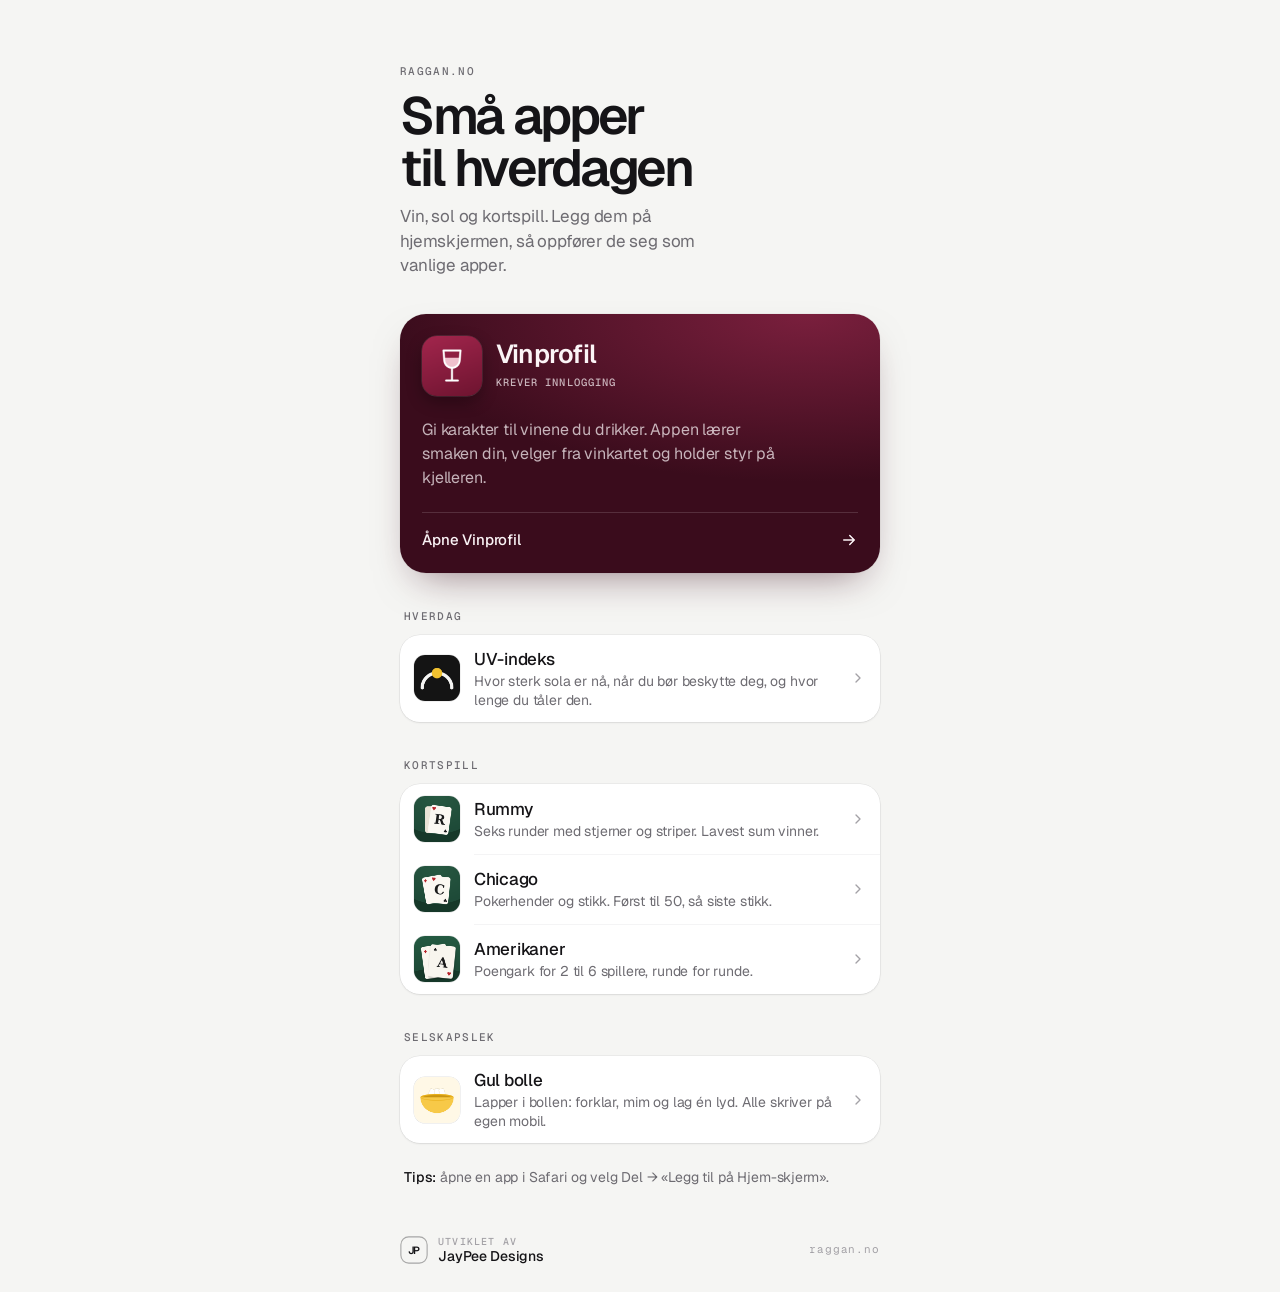
<file: index.html>
<!DOCTYPE html>
<html lang="no">
<head>
<meta charset="utf-8">
<meta name="viewport" content="width=device-width, initial-scale=1, viewport-fit=cover">
<title>Raggan</title>
<meta name="description" content="Vinprofil, UV-indeks, Rummy og Chicago. Små apper som legger seg på hjemskjermen.">
<meta name="theme-color" content="#F5F5F3" media="(prefers-color-scheme: light)">
<meta name="theme-color" content="#0E0D10" media="(prefers-color-scheme: dark)">
<link rel="icon" href="vin/icon-192.png">
<link rel="apple-touch-icon" href="vin/icon-180.png">
<link rel="prefetch" href="vin/">
<link rel="preconnect" href="https://fonts.googleapis.com">
<link rel="preconnect" href="https://fonts.gstatic.com" crossorigin>
<link href="https://fonts.googleapis.com/css2?family=Geist:wght@300;400;500;600&family=Geist+Mono:wght@500&display=swap" rel="stylesheet">
<style>
/* Én smal kolonne: Vinprofil som hovedkort øverst, kortspillene samlet i en gruppert liste under. */
:root{
  --bg:#F5F5F3; --surface:#FFFFFF; --ink:#151417; --muted:#6E6C72; --faint:#A3A1A6;
  --line:rgba(21,20,23,.09); --shadow:rgba(21,20,23,.08); --press:#EFEEEB;
  --wine:#7A1F3D; --wine-deep:#3A0C1C; --on-wine:#FBF4F6; --on-wine-muted:rgba(251,244,246,.72);
  --font:"Geist",-apple-system,"Helvetica Neue",Arial,sans-serif; --mono:"Geist Mono",ui-monospace,Menlo,monospace;
  --ease:cubic-bezier(0.23,1,0.32,1);
  color-scheme:light;
}
@media (prefers-color-scheme: dark){:root:not([data-theme="light"]){
  --bg:#0E0D10; --surface:#1A191D; --ink:#F3F1F4; --muted:#A19EA6; --faint:#6D6A72;
  --line:rgba(255,255,255,.09); --shadow:rgba(0,0,0,.4); --press:#232227;
  --wine:#8E2A4B; --wine-deep:#2A0814; color-scheme:dark }}
:root[data-theme="dark"]{
  --bg:#0E0D10; --surface:#1A191D; --ink:#F3F1F4; --muted:#A19EA6; --faint:#6D6A72;
  --line:rgba(255,255,255,.09); --shadow:rgba(0,0,0,.4); --press:#232227;
  --wine:#8E2A4B; --wine-deep:#2A0814; color-scheme:dark }
*,*::before,*::after{box-sizing:border-box}
html{-webkit-text-size-adjust:100%}
body{margin:0;min-height:100vh;min-height:100dvh;background:var(--bg);color:var(--ink);font:400 16px/1.45 var(--font);letter-spacing:-.01em;-webkit-font-smoothing:antialiased;-webkit-tap-highlight-color:transparent;display:flex;flex-direction:column}
a{color:inherit;text-decoration:none}
.wrap{width:100%;max-width:520px;margin:0 auto;flex:1;display:flex;flex-direction:column;gap:36px;
  padding:calc(env(safe-area-inset-top,0px) + 64px) calc(env(safe-area-inset-right,0px) + 20px) calc(env(safe-area-inset-bottom,0px) + 28px) calc(env(safe-area-inset-left,0px) + 20px)}
.eyebrow{font-family:var(--mono);font-size:11px;font-weight:500;letter-spacing:.12em;text-transform:uppercase;color:var(--muted);margin:0}
header{display:flex;flex-direction:column;gap:10px}
h1{margin:0;font-size:clamp(40px,12vw,52px);line-height:1;font-weight:600;letter-spacing:-.045em;text-wrap:balance}
.lede{margin:0;color:var(--muted);font-size:17px;line-height:1.45;max-width:32ch}

/* Hovedkort: Vinprofil */
.feature{position:relative;display:flex;flex-direction:column;gap:22px;padding:22px;border-radius:26px;overflow:hidden;color:var(--on-wine);
  background:radial-gradient(120% 90% at 85% 0%,var(--wine) 0%,var(--wine-deep) 72%);
  box-shadow:0 18px 40px -18px rgba(58,12,28,.55),0 0 0 .5px rgba(0,0,0,.06);
  transition:transform 160ms var(--ease)}
.feature:active{transform:scale(.985)}
.feature .top{display:flex;align-items:center;gap:14px}
.feature .icon{width:60px;height:60px;border-radius:15px;flex:none;box-shadow:0 0 0 .5px rgba(255,255,255,.18),0 6px 16px rgba(0,0,0,.3)}
.feature .name{display:block;font-size:26px;font-weight:600;letter-spacing:-.03em;line-height:1.1}
.feature .badge{display:inline-block;margin-top:5px;font-family:var(--mono);font-size:10.5px;font-weight:500;letter-spacing:.1em;text-transform:uppercase;color:var(--on-wine-muted)}
.feature p{margin:0;font-size:16px;line-height:1.5;color:var(--on-wine-muted);max-width:34ch}
.feature .open{display:flex;align-items:center;justify-content:space-between;padding-top:16px;border-top:1px solid rgba(255,255,255,.14);font-weight:500;font-size:15px}
.feature .open svg{width:18px;height:18px;stroke:currentColor;stroke-width:2;fill:none;stroke-linecap:round;stroke-linejoin:round;transition:transform 160ms var(--ease)}
.feature:active .open svg{transform:translateX(3px)}

/* Kortspill: gruppert liste */
.group{display:flex;flex-direction:column;gap:10px}
.group .eyebrow{padding:0 4px}
.list{list-style:none;margin:0;padding:0;border-radius:20px;background:var(--surface);box-shadow:0 0 0 .5px var(--line),0 1px 2px var(--shadow);overflow:hidden}
.row{display:flex;align-items:center;gap:14px;padding:12px 14px;transition:background-color 120ms ease}
.row:active{background:var(--press)}
.list li{position:relative}
.list li + li::before{content:"";position:absolute;top:0;left:74px;right:0;height:1px;background:var(--line);transform:scaleY(.5);transform-origin:top}
.row .icon{width:46px;height:46px;border-radius:11px;flex:none;box-shadow:0 0 0 .5px rgba(0,0,0,.12)}
.row .txt{flex:1;min-width:0;display:flex;align-items:center;gap:10px}
.row .tt{flex:1;min-width:0}
.row .name{display:block;font-size:17px;font-weight:500;letter-spacing:-.015em}
.row .desc{display:block;font-size:14px;color:var(--muted);line-height:1.35;margin-top:1px}
.row .chev{width:16px;height:16px;flex:none;stroke:var(--faint);stroke-width:2;fill:none;stroke-linecap:round;stroke-linejoin:round}
@media (hover:hover) and (pointer:fine){ .row:hover{background:var(--press)} .feature:hover .open svg{transform:translateX(3px)} }
a:focus-visible{outline:2px solid var(--ink);outline-offset:3px;border-radius:20px}

.hint{margin:-12px 4px 0;font-size:14px;color:var(--muted);line-height:1.5}
.hint b{color:var(--ink);font-weight:500}

.foot{margin-top:auto;padding-top:12px;display:flex;justify-content:space-between;align-items:center;gap:12px;color:var(--muted)}
.credit{display:flex;align-items:center;gap:10px}
.mark{width:28px;height:28px;flex:none;color:var(--ink)}
.credit-txt{display:flex;flex-direction:column;line-height:1.15}
.credit-txt small{font-family:var(--mono);font-size:10px;font-weight:500;letter-spacing:.12em;text-transform:uppercase;color:var(--faint)}
.credit-txt span{font-size:14px;font-weight:500;color:var(--ink);letter-spacing:-.01em}
.domain{font-family:var(--mono);font-size:11px;letter-spacing:.08em;color:var(--faint)}

@keyframes rise{from{opacity:0;transform:translateY(8px)}to{opacity:1;transform:none}}
.rise{animation:rise 420ms var(--ease) both}
.d1{animation-delay:50ms}.d2{animation-delay:100ms}.d3{animation-delay:150ms}.d4{animation-delay:200ms}
@media (prefers-reduced-motion: reduce){
  .feature,.feature .open svg,.row{transition:none}.feature:active{transform:none}
  .rise{animation:fade 200ms ease both} @keyframes fade{from{opacity:0}to{opacity:1}}
}
@media (prefers-contrast: more){ .list{box-shadow:0 0 0 1.5px var(--ink)} .row .desc,.lede,.hint{color:var(--ink)} .feature p{color:var(--on-wine)} }
</style>
</head>
<body ontouchstart="">
<main class="wrap">
  <header class="rise">
    <p class="eyebrow">raggan.no</p>
    <h1>Små apper til hverdagen</h1>
    <p class="lede">Vin, sol og kortspill. Legg dem på hjemskjermen, så oppfører de seg som vanlige apper.</p>
  </header>

  <a class="feature rise d1" href="vin/">
    <div class="top">
      <img class="icon" src="vin/icon-180.png" alt="" width="60" height="60">
      <div><span class="name">Vinprofil</span><span class="badge">Krever innlogging</span></div>
    </div>
    <p>Gi karakter til vinene du drikker. Appen lærer smaken din, velger fra vinkartet og holder styr på kjelleren.</p>
    <span class="open">Åpne Vinprofil<svg viewBox="0 0 24 24" aria-hidden="true"><path d="M5 12h14M13 6l6 6-6 6"/></svg></span>
  </a>

  <section class="group rise d2" aria-labelledby="daily">
    <h2 class="eyebrow" id="daily">Hverdag</h2>
    <ul class="list">
      <li>
        <a class="row" href="uv/">
          <img class="icon" src="uv/icon-180.png" alt="" width="46" height="46">
          <span class="txt"><span class="tt"><span class="name">UV-indeks</span><span class="desc">Hvor sterk sola er nå, når du bør beskytte deg, og hvor lenge du tåler den.</span></span>
            <svg class="chev" viewBox="0 0 24 24" aria-hidden="true"><path d="M9 6l6 6-6 6"/></svg></span>
        </a>
      </li>
    </ul>
  </section>

  <section class="group rise d2" aria-labelledby="games">
    <h2 class="eyebrow" id="games">Kortspill</h2>
    <ul class="list">
      <li>
        <a class="row" href="rummy/">
          <img class="icon" src="rummy/apple-touch-icon.png" alt="" width="46" height="46">
          <span class="txt"><span class="tt"><span class="name">Rummy</span><span class="desc">Seks runder med stjerner og striper. Lavest sum vinner.</span></span>
            <svg class="chev" viewBox="0 0 24 24" aria-hidden="true"><path d="M9 6l6 6-6 6"/></svg></span>
        </a>
      </li>
      <li>
        <a class="row" href="chicago/">
          <img class="icon" src="chicago/apple-touch-icon.png" alt="" width="46" height="46">
          <span class="txt"><span class="tt"><span class="name">Chicago</span><span class="desc">Pokerhender og stikk. Først til 50, så siste stikk.</span></span>
            <svg class="chev" viewBox="0 0 24 24" aria-hidden="true"><path d="M9 6l6 6-6 6"/></svg></span>
        </a>
      </li>
      <li>
        <a class="row" href="amerikaner/">
          <img class="icon" src="amerikaner/apple-touch-icon.png" alt="" width="46" height="46">
          <span class="txt"><span class="tt"><span class="name">Amerikaner</span><span class="desc">Poengark for 2 til 6 spillere, runde for runde.</span></span>
            <svg class="chev" viewBox="0 0 24 24" aria-hidden="true"><path d="M9 6l6 6-6 6"/></svg></span>
        </a>
      </li>
    </ul>
  </section>

  <section class="group rise d2" aria-labelledby="party">
    <h2 class="eyebrow" id="party">Selskapslek</h2>
    <ul class="list">
      <li>
        <a class="row" href="gulbolle/">
          <img class="icon" src="gulbolle/apple-touch-icon.png" alt="" width="46" height="46">
          <span class="txt"><span class="tt"><span class="name">Gul bolle</span><span class="desc">Lapper i bollen: forklar, mim og lag én lyd. Alle skriver på egen mobil.</span></span>
            <svg class="chev" viewBox="0 0 24 24" aria-hidden="true"><path d="M9 6l6 6-6 6"/></svg></span>
        </a>
      </li>
    </ul>
  </section>

  <p class="hint rise d3"><b>Tips:</b> åpne en app i Safari og velg Del → «Legg til på Hjem-skjerm».</p>

  <footer class="foot rise d4">
    <div class="credit" aria-label="Utviklet av JayPee Designs">
      <svg class="mark" viewBox="0 0 32 32" aria-hidden="true">
        <rect x="1" y="1" width="30" height="30" rx="9" fill="none" stroke="currentColor" stroke-opacity=".35" stroke-width="1.25"/>
        <text x="16" y="20.5" text-anchor="middle" font-family="Geist, -apple-system, Arial, sans-serif" font-weight="600" font-size="12" fill="currentColor" letter-spacing="-.3">JP</text>
      </svg>
      <span class="credit-txt"><small>Utviklet av</small><span>JayPee Designs</span></span>
    </div>
    <span class="domain">raggan.no</span>
  </footer>
</main>
</body>
</html>
</file>
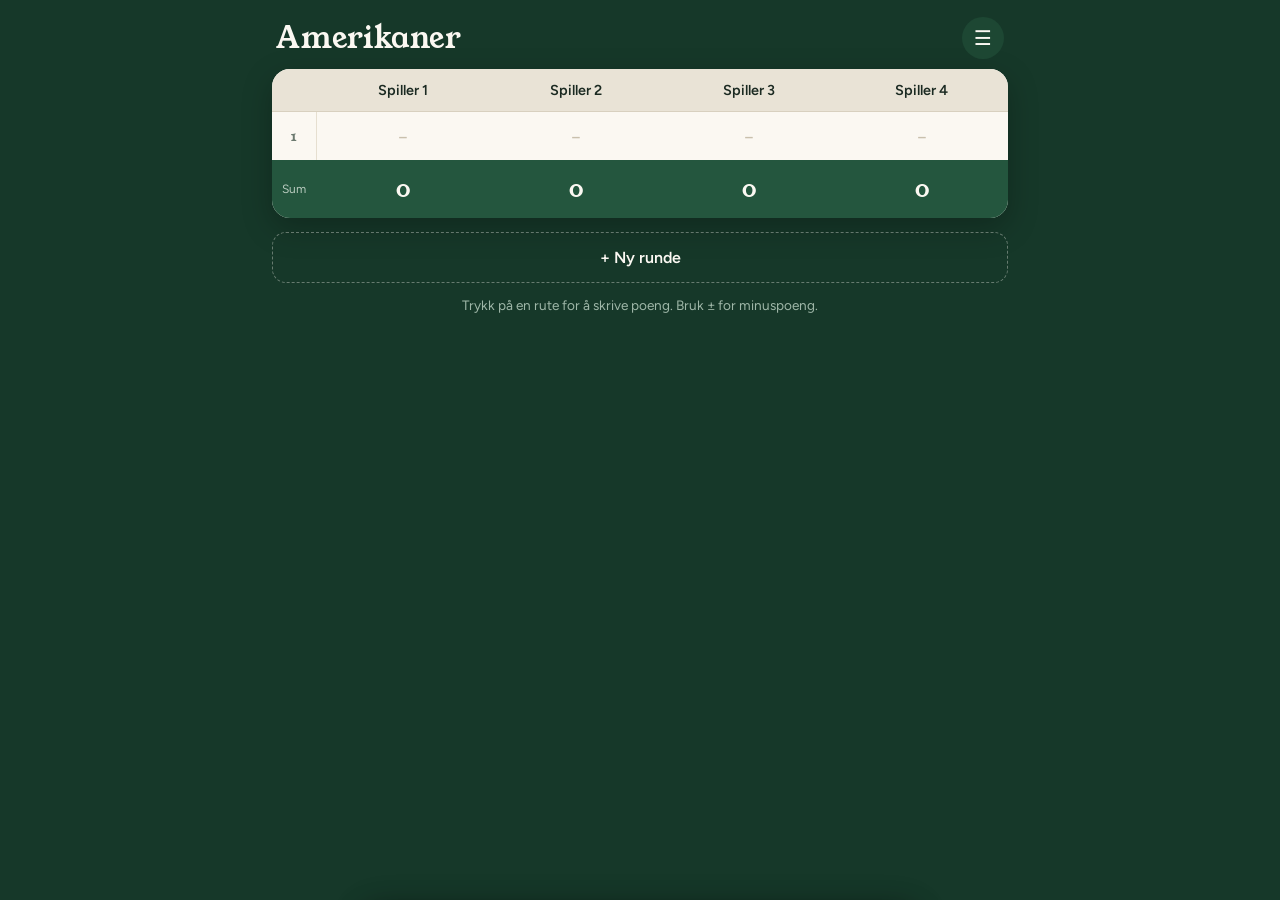
<file: amerikaner/index.html>
<!DOCTYPE html>
<html lang="no">
<head>
<meta charset="utf-8">
<meta name="viewport" content="width=device-width, initial-scale=1, viewport-fit=cover">
<meta name="apple-mobile-web-app-capable" content="yes">
<meta name="apple-mobile-web-app-status-bar-style" content="black-translucent">
<meta name="mobile-web-app-capable" content="yes">
<meta name="apple-mobile-web-app-title" content="Amerikaner">
<link rel="manifest" href="manifest.webmanifest">
<link rel="apple-touch-icon" href="apple-touch-icon.png">
<link rel="icon" href="icon-192.png">
<meta name="theme-color" content="#163829">
<title>Amerikaner</title>
<link rel="preconnect" href="https://fonts.googleapis.com">
<link rel="preconnect" href="https://fonts.gstatic.com" crossorigin>
<link href="https://fonts.googleapis.com/css2?family=Young+Serif&family=Figtree:wght@400;500;600;700&display=swap" rel="stylesheet">
<style>
:root{
  --felt:#163829; --felt-2:#1d4733; --felt-3:#24563e;
  --card:#FBF8F2; --card-2:#E9E3D6; --ink:#1b2a22; --muted:#6c7a70;
  --gold:#D6B25E; --gold-soft:rgba(214,178,94,.18); --neg:#b5523f;
  --serif:"Young Serif", Georgia, "Times New Roman", serif;
  --sans:"Figtree", system-ui, -apple-system, "Segoe UI", sans-serif;
  box-sizing:border-box;
  padding-top:env(safe-area-inset-top,0px);
  padding-bottom:env(safe-area-inset-bottom,0px);
}
@media (prefers-color-scheme: dark){
  :root:not([data-theme="light"]){ --felt:#0f2a1e; --felt-2:#153626; --felt-3:#1b4430; }
}
:root[data-theme="dark"]{ --felt:#0f2a1e; --felt-2:#153626; --felt-3:#1b4430; }
*,*::before,*::after{box-sizing:inherit}
html{height:100%;scroll-padding-top:env(safe-area-inset-top,0px)}
body{margin:0;min-height:100%;background:var(--felt);color:var(--card);font-family:var(--sans);
  -webkit-tap-highlight-color:transparent;-webkit-user-select:none;user-select:none}
button{font:inherit;color:inherit;border:0;background:none;cursor:pointer}
button:focus-visible,input:focus-visible{outline:2px solid var(--gold);outline-offset:2px}

header{display:flex;align-items:center;justify-content:space-between;padding:16px 16px 10px;max-width:760px;margin:0 auto}
h1{font-family:var(--serif);font-weight:400;font-size:1.9rem;margin:0;letter-spacing:.01em}
.iconbtn{width:42px;height:42px;border-radius:21px;background:var(--felt-2);display:grid;place-items:center;font-size:1.25rem}

main{max-width:760px;margin:0 auto;padding:0 12px 120px}
.sheet{background:var(--card);color:var(--ink);border-radius:18px;overflow:hidden;box-shadow:0 10px 30px rgba(0,0,0,.25)}
.scroll{overflow-x:auto}
table{border-collapse:collapse;width:100%;min-width:100%;table-layout:fixed}
th,td{text-align:center;padding:0}
col.rcol{width:44px}
thead th{background:var(--card-2);font-weight:600;font-size:.9rem;padding:12px 4px;border-bottom:1px solid #d8d0bf;
  white-space:nowrap;overflow:hidden;text-overflow:ellipsis}
thead th.name{cursor:pointer}
tbody td.r{font-family:var(--serif);color:var(--muted);font-size:.85rem;border-right:1px solid #e6dfd0}
tbody tr+tr td{border-top:1px solid #eee8db}
td.cell button{width:100%;height:48px;font-family:var(--serif);font-size:1.15rem;color:var(--ink)}
td.cell button.neg{color:var(--neg)}
td.cell button.empty{color:#c9c0ad}
td.cell button.active{background:var(--gold-soft);box-shadow:inset 0 0 0 2px var(--gold)}
td.best{background:linear-gradient(transparent,transparent),rgba(214,178,94,.10)}
tfoot td{background:var(--felt-3);color:var(--card);padding:12px 4px;font-family:var(--serif);font-size:1.5rem}
tfoot td.r{font-family:var(--sans);font-size:.75rem;color:#b9cbbf}
tfoot td.lead{color:var(--gold)}
tfoot td.lead::after{content:"";display:block;width:22px;height:2px;margin:4px auto 0;background:var(--gold);border-radius:2px}

table.many thead th{font-size:.8rem;padding:12px 2px}
table.many td.cell button{font-size:1.02rem}
table.many tfoot td{font-size:1.2rem}
table.many tfoot td.r{font-size:.75rem}
.addround{display:block;width:100%;margin:14px 0 0;padding:15px;border-radius:14px;border:1.5px dashed rgba(251,248,242,.35);
  color:var(--card);font-weight:600;font-size:1rem}
.hint{color:#9fb7a8;font-size:.85rem;text-align:center;margin:14px 0 0}

/* keypad */
.backdrop{position:fixed;inset:0;background:rgba(0,0,0,.35);opacity:0;pointer-events:none;transition:opacity .18s}
.backdrop.open{opacity:1;pointer-events:auto}
.pad,.menu{position:fixed;left:0;right:0;bottom:0;background:var(--card);color:var(--ink);border-radius:22px 22px 0 0;
  padding:14px 14px calc(14px + env(safe-area-inset-bottom,0px));transform:translateY(105%);transition:transform .22s ease;
  max-width:560px;margin:0 auto;box-shadow:0 -10px 30px rgba(0,0,0,.25)}
.pad.open,.menu.open{transform:none}
.padhead{display:flex;justify-content:space-between;align-items:baseline;padding:2px 4px 10px}
.padwho{font-weight:600}
.padround{color:var(--muted);font-size:.9rem}
.display{font-family:var(--serif);font-size:2.6rem;text-align:right;background:var(--card-2);border-radius:12px;padding:6px 16px;min-height:66px;margin-bottom:10px}
.display.neg{color:var(--neg)}
.keys{display:grid;grid-template-columns:repeat(3,1fr);gap:8px}
.keys button{height:54px;border-radius:12px;background:#fff;border:1px solid #e3dccd;font-size:1.35rem;font-family:var(--serif)}
.keys button.fn{font-family:var(--sans);font-size:1rem;font-weight:600;background:var(--card-2)}
.keys button.go{background:var(--felt);color:var(--card);border-color:var(--felt);font-family:var(--sans);font-weight:600;font-size:1rem}
.keys .wide{grid-column:span 2}
@media (prefers-reduced-motion: reduce){.pad,.menu,.backdrop{transition:none}}

/* menu */
.menu h2{font-family:var(--serif);font-weight:400;font-size:1.4rem;margin:4px 4px 12px}
.prow{display:flex;gap:8px;margin-bottom:8px}
.prow input{flex:1;font:inherit;font-size:1rem;padding:12px;border-radius:10px;border:1px solid #d8d0bf;background:#fff;color:var(--ink);-webkit-user-select:text;user-select:text}
.prow button{width:46px;border-radius:10px;background:var(--card-2);font-size:1.2rem}
.mbtn{display:block;width:100%;padding:14px;border-radius:12px;font-weight:600;margin-top:8px;background:var(--card-2);text-align:center}
.mbtn.dark{background:var(--felt);color:var(--card)}
.mbtn.danger{color:var(--neg)}
.mbtn:disabled{opacity:.4}
.credit{text-align:center;color:var(--muted);font-size:.75rem;margin-top:12px}
</style>
</head>
<body>
<header>
  <h1>Amerikaner</h1>
  <button class="iconbtn" id="menuBtn" aria-label="Meny">☰</button>
</header>

<main>
  <div class="sheet"><div class="scroll"><table id="tbl"></table></div></div>
  <button class="addround" id="addRound">+ Ny runde</button>
  <p class="hint" id="hint">Trykk på en rute for å skrive poeng. Bruk ± for minuspoeng.</p>
</main>

<div class="backdrop" id="backdrop"></div>

<div class="pad" id="pad" role="dialog" aria-label="Skriv poeng">
  <div class="padhead"><span class="padwho" id="padWho"></span><span class="padround" id="padRound"></span></div>
  <div class="display" id="display"></div>
  <div class="keys">
    <button data-k="1">1</button><button data-k="2">2</button><button data-k="3">3</button>
    <button data-k="4">4</button><button data-k="5">5</button><button data-k="6">6</button>
    <button data-k="7">7</button><button data-k="8">8</button><button data-k="9">9</button>
    <button data-k="pm" class="fn">±</button><button data-k="0">0</button><button data-k="bs" class="fn">⌫</button>
    <button data-k="clr" class="fn">Tøm</button><button data-k="next" class="go wide">Neste</button>
  </div>
</div>

<div class="menu" id="menu" role="dialog" aria-label="Meny">
  <h2>Spillere</h2>
  <div id="plist"></div>
  <button class="mbtn" id="addPlayer">+ Legg til spiller</button>
  <button class="mbtn" id="delRound">Slett siste runde</button>
  <button class="mbtn danger" id="newGame">Nytt spill</button>
  <button class="mbtn dark" id="closeMenu">Ferdig</button>
  <div class="credit">utviklet av JayPee Designs</div>
</div>

<script>
const KEY="amerikaner-v1";
let S=load()||{players:["Spiller 1","Spiller 2","Spiller 3","Spiller 4"],rounds:[[null,null,null,null]]};
let cur=null, buf="";

function load(){try{const v=localStorage.getItem(KEY);return v?JSON.parse(v):null}catch(e){return null}}
function save(){try{localStorage.setItem(KEY,JSON.stringify(S))}catch(e){}}
const $=id=>document.getElementById(id);
const esc=s=>String(s).replace(/[&<>"]/g,c=>({"&":"&amp;","<":"&lt;",">":"&gt;",'"':"&quot;"}[c]));

function totals(){return S.players.map((_,p)=>S.rounds.reduce((a,r)=>a+(r[p]||0),0))}

function render(){
  const n=S.players.length, t=totals();
  const max=Math.max(...t), anyScore=S.rounds.some(r=>r.some(v=>v!==null&&v!==0));
  let h='<colgroup><col class="rcol">'+S.players.map(()=>'<col>').join('')+'</colgroup>';
  h+='<thead><tr><th></th>'+S.players.map((p,i)=>`<th class="name" data-p="${i}">${esc(p)}</th>`).join('')+'</tr></thead><tbody>';
  S.rounds.forEach((r,ri)=>{
    const vals=r.map(v=>v===null?null:v), rmax=Math.max(...vals.map(v=>v??-Infinity));
    h+=`<tr><td class="r">${ri+1}</td>`;
    for(let p=0;p<n;p++){
      const v=r[p], act=cur&&cur.r===ri&&cur.p===p;
      const shown=act?(buf===""||buf==="-"?(buf||"–"):buf):(v===null?"–":v);
      const cls=[act?"active":"", (act?buf.startsWith("-"):v<0)?"neg":"", (!act&&v===null)?"empty":""].join(" ");
      const best=v!==null&&v===rmax&&r.every(x=>x!==null)&&v>0;
      h+=`<td class="cell${best?" best":""}"><button class="${cls}" data-r="${ri}" data-p="${p}" aria-label="${esc(S.players[p])}, runde ${ri+1}">${shown}</button></td>`;
    }
    h+='</tr>';
  });
  h+='</tbody><tfoot><tr><td class="r">Sum</td>'+t.map(v=>`<td class="${anyScore&&v===max?"lead":""}">${v}</td>`).join('')+'</tr></tfoot>';
  $("tbl").innerHTML=h;
  $("tbl").classList.toggle("many",n>=5);
  $("hint").style.display=anyScore?"none":"";
}

/* keypad */
function openPad(r,p){
  commit();
  cur={r,p}; const v=S.rounds[r][p]; buf=v===null?"":String(v);
  $("padWho").textContent=S.players[p]; $("padRound").textContent="Runde "+(r+1);
  updDisplay(); $("pad").classList.add("open"); $("backdrop").classList.add("open"); render();
}
function updDisplay(){const d=$("display");d.textContent=buf===""?"0":buf;d.classList.toggle("neg",buf.startsWith("-"))}
function commit(){
  if(!cur)return;
  const n=parseInt(buf,10);
  S.rounds[cur.r][cur.p]=isNaN(n)?null:n; save();
}
function closePad(){commit();cur=null;$("pad").classList.remove("open");if(!$("menu").classList.contains("open"))$("backdrop").classList.remove("open");render()}
function next(){
  commit(); let {r,p}=cur; p++;
  if(p>=S.players.length){p=0;r++; if(r>=S.rounds.length){cur=null;closePad();return}}
  openPad(r,p);
}
document.querySelector(".keys").addEventListener("click",e=>{
  const b=e.target.closest("button"); if(!b||!cur)return; const k=b.dataset.k;
  if(/^\d$/.test(k)){ if(buf.replace("-","").length<4) buf=(buf==="0"?"":buf==="-0"?"-":buf)+k; }
  else if(k==="pm"){ buf=buf.startsWith("-")?buf.slice(1):"-"+buf; }
  else if(k==="bs"){ buf=buf.slice(0,-1); }
  else if(k==="clr"){ buf=""; }
  else if(k==="next"){ next(); return; }
  updDisplay(); render();
});

$("tbl").addEventListener("click",e=>{
  const b=e.target.closest("td.cell button");
  if(b){openPad(+b.dataset.r,+b.dataset.p);return}
  const th=e.target.closest("th.name"); if(th) openMenu();
});
$("addRound").onclick=()=>{
  commit(); S.rounds.push(S.players.map(()=>null)); save();
  openPad(S.rounds.length-1,0);
  requestAnimationFrame(()=>window.scrollTo({top:document.body.scrollHeight}));
};
$("backdrop").onclick=()=>{ if($("menu").classList.contains("open")) closeMenu(); else closePad(); };

/* menu */
function renderPlayers(){
  $("plist").innerHTML=S.players.map((p,i)=>`<div class="prow"><input value="${esc(p)}" data-i="${i}" maxlength="14" aria-label="Navn spiller ${i+1}"><button data-del="${i}" aria-label="Fjern ${esc(p)}" ${S.players.length<=2?"disabled":""}>✕</button></div>`).join('');
  $("addPlayer").disabled=S.players.length>=6;
  $("delRound").disabled=S.rounds.length<=1;
}
function openMenu(){closePadQuiet();renderPlayers();$("menu").classList.add("open");$("backdrop").classList.add("open")}
function closePadQuiet(){commit();cur=null;$("pad").classList.remove("open")}
function closeMenu(){$("menu").classList.remove("open");$("backdrop").classList.remove("open");render()}
$("menuBtn").onclick=openMenu; $("closeMenu").onclick=closeMenu;
$("plist").addEventListener("input",e=>{const i=e.target.dataset.i;if(i!==undefined){S.players[i]=e.target.value.trim()||("Spiller "+(+i+1));save()}});
$("plist").addEventListener("click",e=>{
  const d=e.target.closest("[data-del]"); if(!d||S.players.length<=2)return; const i=+d.dataset.del;
  if(!confirm("Fjerne "+S.players[i]+" og poengene hans/hennes?"))return;
  S.players.splice(i,1); S.rounds.forEach(r=>r.splice(i,1)); save(); renderPlayers();
});
$("addPlayer").onclick=()=>{ if(S.players.length>=6)return; S.players.push("Spiller "+(S.players.length+1)); S.rounds.forEach(r=>r.push(null)); save(); renderPlayers(); };
$("delRound").onclick=()=>{ if(S.rounds.length<=1)return; const last=S.rounds[S.rounds.length-1];
  if(last.some(v=>v!==null)&&!confirm("Siste runde har poeng. Slette den?"))return;
  S.rounds.pop(); save(); renderPlayers(); };
$("newGame").onclick=()=>{ if(!confirm("Starte nytt spill? Navnene beholdes, poengene nullstilles."))return;
  S.rounds=[S.players.map(()=>null)]; save(); closeMenu(); };

render();
if ("serviceWorker" in navigator) navigator.serviceWorker.register("sw.js").catch(()=>{});
</script>
</body>
</html>
</file>
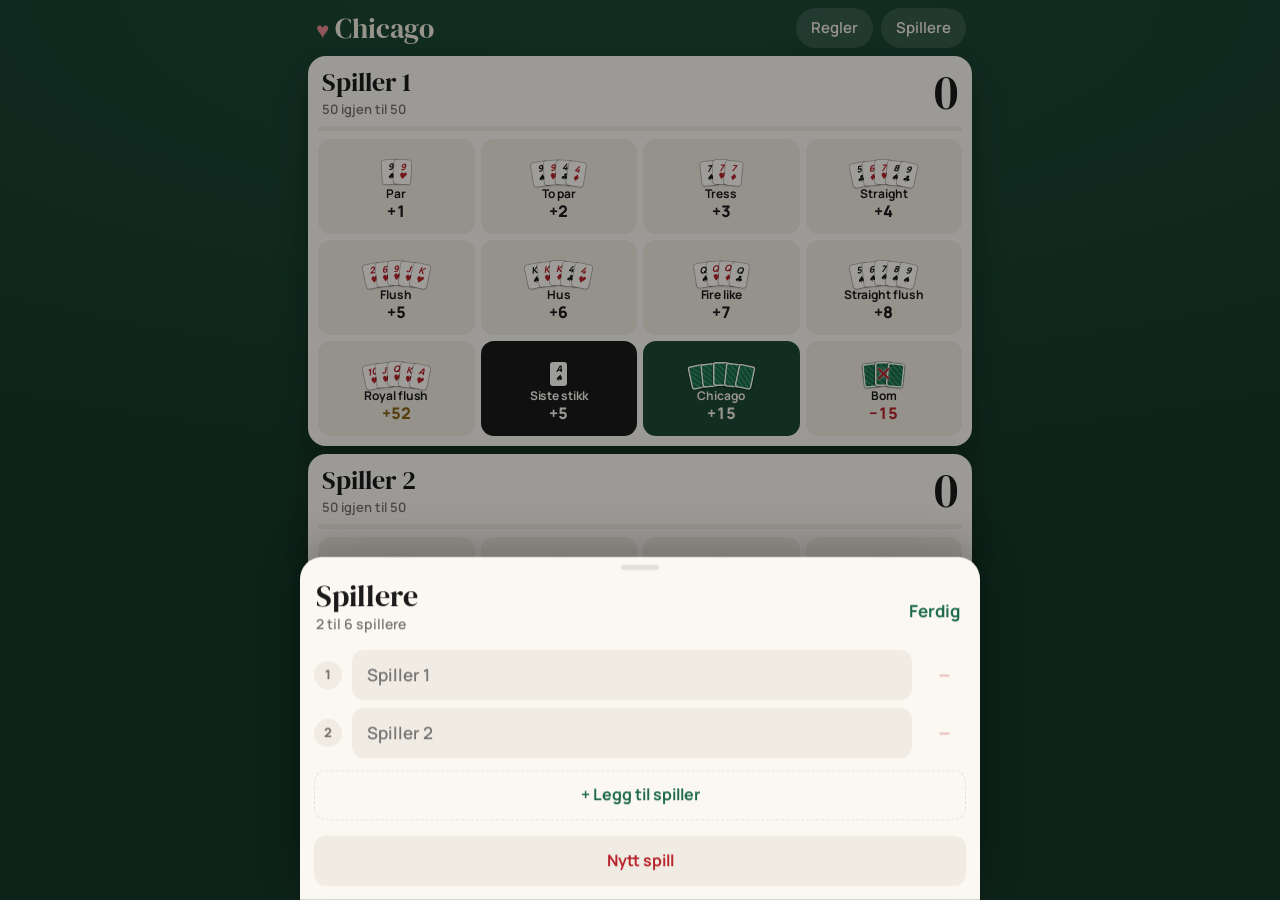
<file: chicago/index.html>
<!DOCTYPE html>
<html lang="no">
<head>
<meta charset="utf-8">
<meta name="viewport" content="width=device-width, initial-scale=1, viewport-fit=cover">
<title>Chicago</title>
<meta name="theme-color" content="#163829">
<meta name="apple-mobile-web-app-capable" content="yes">
<meta name="mobile-web-app-capable" content="yes">
<meta name="apple-mobile-web-app-status-bar-style" content="black-translucent">
<meta name="apple-mobile-web-app-title" content="Chicago">
<link rel="manifest" href="manifest.webmanifest">
<link rel="apple-touch-icon" href="apple-touch-icon.png">
<link rel="icon" href="icon-192.png">
<link rel="preconnect" href="https://fonts.googleapis.com">
<link rel="preconnect" href="https://fonts.gstatic.com" crossorigin>
<link href="https://fonts.googleapis.com/css2?family=DM+Serif+Display&family=Manrope:wght@400;600;700;800&display=swap" rel="stylesheet">
<style>
:root{
  --felt:#1E4A38; --felt-deep:#163829;
  --bg:#FBF8F2; --ink:#1B1B1B; --muted:#77756E; --hair:rgba(27,27,27,.10);
  --field:#F0ECE3; --field-press:#E6E0D3; --red:#B8242B; --accent:#1E6B4A;
  --scrim:rgba(0,0,0,.38); --sheet:#FBF8F2;
  --gold:#C9A24A; --gold-ink:#8A6414; --gold-bg:#F5E9C8;
  --card:#FFFDF8; --card-ink:#1B1B1B;
  color-scheme:light dark;
}
@media (prefers-color-scheme: dark){
  :root:not([data-theme="light"]){
    --felt:#10261D; --felt-deep:#0A1A13;
    --bg:#1A1D1B; --ink:#EEEBE3; --muted:#9A988F; --hair:rgba(255,255,255,.10);
    --field:#262A27; --field-press:#30352F; --red:#E5636A; --accent:#6FC197;
    --scrim:rgba(0,0,0,.55); --sheet:#1F2320;
    --gold:#D9B65E; --gold-ink:#E7C66B; --gold-bg:#3A3220;
  }
}
:root[data-theme="dark"]{
  --felt:#10261D; --felt-deep:#0A1A13;
  --bg:#1A1D1B; --ink:#EEEBE3; --muted:#9A988F; --hair:rgba(255,255,255,.10);
  --field:#262A27; --field-press:#30352F; --red:#E5636A; --accent:#6FC197;
  --scrim:rgba(0,0,0,.55); --sheet:#1F2320;
  --gold:#D9B65E; --gold-ink:#E7C66B; --gold-bg:#3A3220;
}
*,*::before,*::after{box-sizing:border-box}
html{-webkit-text-size-adjust:100%;height:100%}
body{
  margin:0;height:100vh;height:100dvh;display:flex;flex-direction:column;overflow:hidden;color:var(--ink);
  background:radial-gradient(120% 60% at 50% 0%, var(--felt) 0%, var(--felt-deep) 100%);
  background-color:var(--felt-deep);
  font:100%/1.45 "Manrope",system-ui,-apple-system,"Segoe UI",sans-serif;
  -webkit-tap-highlight-color:transparent;
}
button{font:inherit;color:inherit;border:none;background:none;padding:0;cursor:pointer;touch-action:manipulation;-webkit-user-select:none;user-select:none}
button:focus-visible,input:focus-visible{outline:2px solid var(--accent);outline-offset:2px}
.serif{font-family:"DM Serif Display",Georgia,serif;font-weight:400}

/* Top bar */
.top{
  flex:none;display:flex;align-items:center;justify-content:space-between;gap:10px;
  padding:calc(env(safe-area-inset-top,0px) + 8px) calc(env(safe-area-inset-right,0px) + 14px) 8px calc(env(safe-area-inset-left,0px) + 16px);
  color:#F4EFE3;max-width:680px;width:100%;margin:0 auto;
}
.brand{margin:0;font-size:1.75rem;line-height:1;letter-spacing:-.005em}
.brand span{color:#E88A8F;font-size:.8em;margin-right:6px}
.top-actions{display:flex;gap:8px}
.pill{
  min-height:40px;padding:0 15px;border-radius:999px;font-weight:600;font-size:.9375rem;
  background:rgba(255,255,255,.12);color:#F4EFE3;transition:transform 100ms ease-out,background-color 100ms ease-out
}
.pill:active{transform:scale(.96);background:rgba(255,255,255,.2)}
.pill:disabled{opacity:.35;transform:none;cursor:default}

/* Board */
main{flex:1;min-height:0;width:100%;max-width:680px;margin:0 auto;padding:0 calc(env(safe-area-inset-right,0px) + 8px) 0 calc(env(safe-area-inset-left,0px) + 8px)}
body.duo main{display:flex;flex-direction:column;gap:8px}
body.multi main{overflow-y:auto;-webkit-overflow-scrolling:touch}

.pcard{
  flex:1;min-height:0;background:var(--bg);border-radius:18px;padding:12px 10px 10px;
  display:flex;flex-direction:column;gap:8px;box-shadow:0 12px 30px rgba(0,0,0,.28);
  transition:box-shadow 250ms ease-out;
}
.pcard.hot{box-shadow:0 0 0 2.5px var(--gold),0 12px 30px rgba(0,0,0,.28)}
.phead{display:flex;align-items:center;gap:10px;padding:0 4px}
.pwho{flex:1;min-width:0}
.pname{display:block;max-width:100%;font-size:1.625rem;line-height:1.1;text-align:left;white-space:nowrap;overflow:hidden;text-overflow:ellipsis;border-radius:8px}
.pname:active{opacity:.6}
.psub{display:flex;flex-wrap:wrap;gap:4px 6px;align-items:center;margin-top:3px;font-size:.8125rem;font-weight:600;color:var(--muted);min-height:1.4em}
.chip{display:inline-flex;align-items:center;height:20px;padding:0 8px;border-radius:999px;font-size:.6875rem;font-weight:800;letter-spacing:.02em;white-space:nowrap}
.chip.gold{background:var(--gold-bg);color:var(--gold-ink)}
.chip.stop{background:var(--field);color:var(--red)}
.pscore{font-size:3rem;line-height:.95;font-variant-numeric:tabular-nums;letter-spacing:-.01em}
.won .pname,.won .pscore,.won .pr-name,.won .pr-score{color:var(--gold-ink)}
.track{height:5px;background:var(--field);border-radius:99px;overflow:hidden;flex:none}
.fill{height:100%;background:var(--accent);border-radius:99px;transition:width 350ms cubic-bezier(.2,.8,.2,1)}
.hot .fill{background:var(--gold)}

/* Hand buttons */
.hgrid{display:grid;grid-template-columns:repeat(4,minmax(0,1fr));gap:6px}
.pcard .hgrid{flex:1;min-height:0;grid-template-rows:repeat(3,minmax(0,1fr))}
.sheet .hgrid{grid-auto-rows:minmax(96px,auto);margin-bottom:4px}
.hbtn{
  min-height:0;border-radius:13px;background:var(--field);color:var(--ink);
  display:flex;flex-direction:column;align-items:center;justify-content:center;gap:3px;padding:6px 2px;overflow:hidden;
  transition:transform 90ms ease-out,background-color 90ms ease-out
}
.hbtn:active{transform:scale(.95);background:var(--field-press)}
.hl{font-size:.75rem;font-weight:700;line-height:1.1;text-align:center;letter-spacing:-.005em}
.hv{font-size:1rem;font-weight:800;line-height:1;font-variant-numeric:tabular-nums}
.hbtn.royal .hv{color:var(--gold-ink)}
.hbtn.trick{background:var(--ink);color:var(--bg)}
.hbtn.trick:active{background:var(--ink);filter:brightness(1.2)}
.hbtn.chi{background:var(--felt);color:#F4EFE3}
.hbtn.chi:active{background:var(--felt);filter:brightness(1.2)}
.hbtn.bom .hv{color:var(--red)}

/* Mini playing cards */
.mcs{display:flex;align-items:flex-end;justify-content:center;height:30px;padding-top:3px;position:relative}
.mc{
  width:17px;height:24px;margin-left:-7px;border-radius:3px;flex:none;
  background:var(--card);color:var(--card-ink);
  box-shadow:0 0 0 .75px rgba(0,0,0,.25),0 1px 2px rgba(0,0,0,.18);
  display:flex;flex-direction:column;align-items:center;justify-content:center;line-height:.95;
  transform-origin:50% 120%;
}
.mc:first-child{margin-left:0}
.mc b{font-size:9px;font-weight:800;letter-spacing:-.04em}
.mc u{font-size:9px;text-decoration:none;font-variant-emoji:text}
.mc.red{color:#B8242B}
.mc.back{background:repeating-linear-gradient(45deg,#1E6B4A 0 2px,#2C8A60 2px 4px);box-shadow:inset 0 0 0 1.5px var(--card),0 0 0 .75px rgba(0,0,0,.3),0 1px 2px rgba(0,0,0,.18)}
.hbtn.bom .mcs::after{content:"✕";position:absolute;left:50%;top:50%;transform:translate(-50%,-40%);font-size:20px;font-weight:800;color:var(--red);text-shadow:0 0 3px var(--bg)}

/* Multi list */
.listcard{background:var(--bg);border-radius:18px;box-shadow:0 12px 30px rgba(0,0,0,.28);padding:6px 0;margin-bottom:12px}
.hint{margin:8px 16px 4px;font-size:.8125rem;color:var(--muted);font-weight:600}
.prow{
  width:100%;display:grid;grid-template-columns:1fr auto auto;align-items:center;column-gap:10px;row-gap:8px;
  padding:13px 16px 14px;text-align:left;border-top:1px solid var(--hair);transition:background-color 90ms ease-out
}
.hint + .prow{border-top-color:transparent}
.prow:active{background:var(--field)}
.prow .track{grid-column:1 / -1}
.pr-name{font-size:1.375rem;line-height:1.1;white-space:nowrap;overflow:hidden;text-overflow:ellipsis;display:block}
.prow .psub{margin-top:2px}
.pr-score{font-size:2.125rem;line-height:1;font-variant-numeric:tabular-nums}
.chev{color:var(--muted);font-size:1.5rem;line-height:1;margin-left:-2px}
.prow.hot{background:linear-gradient(90deg,var(--gold-bg),transparent 70%)}

/* Bottom bar */
.bar{
  flex:none;display:flex;align-items:center;gap:12px;width:100%;max-width:680px;margin:0 auto;
  padding:8px calc(env(safe-area-inset-right,0px) + 14px) calc(env(safe-area-inset-bottom,0px) + 8px) calc(env(safe-area-inset-left,0px) + 14px);
  color:rgba(244,239,227,.75);font-size:.875rem;font-weight:600
}
.bar .last{flex:1;min-width:0;white-space:nowrap;overflow:hidden;text-overflow:ellipsis}

/* Sheet */
.scrim{position:fixed;inset:0;background:var(--scrim);opacity:0;pointer-events:none;z-index:20}
.sheet{
  position:fixed;left:0;right:0;bottom:0;z-index:21;max-width:680px;margin:0 auto;
  background:var(--sheet);border-radius:22px 22px 0 0;box-shadow:0 -10px 40px rgba(0,0,0,.25);
  padding:0 14px calc(env(safe-area-inset-bottom,0px) + 14px);
  transform:translateY(110%);visibility:hidden;will-change:transform;max-height:90vh;display:flex;flex-direction:column
}
.sheet::after{content:"";position:absolute;left:0;right:0;top:100%;height:120px;background:var(--sheet)}
.grab{padding:8px 2px 4px;touch-action:none;cursor:grab;flex:none}
.grab::before{content:"";display:block;width:38px;height:5px;border-radius:99px;background:var(--hair);margin:0 auto 10px}
.sheet-head{display:flex;align-items:flex-end;justify-content:space-between;gap:10px}
.sheet-head h2{margin:0;font-family:"DM Serif Display",Georgia,serif;font-weight:400;font-size:1.875rem;line-height:1.05;white-space:nowrap;overflow:hidden;text-overflow:ellipsis}
.sheet-sub{margin:2px 0 0;font-size:.875rem;color:var(--muted);font-weight:600;min-height:1.3em}
.done{min-height:44px;padding:0 4px 0 14px;font-weight:700;color:var(--accent);font-size:1.0625rem;flex:none}
.done:active{opacity:.6}
.panel{display:flex;flex-direction:column;min-height:0;overflow-y:auto;-webkit-overflow-scrolling:touch;padding-top:12px}
.panel[hidden]{display:none}
.panel > *{flex:none}

/* Players panel */
.plist{list-style:none;margin:0;padding:0}
.plrow{display:flex;align-items:center;gap:10px;margin-bottom:8px}
.dot{width:28px;height:28px;border-radius:999px;flex:none;display:grid;place-items:center;font-size:.8125rem;font-weight:800;background:var(--field);color:var(--muted)}
.pin{flex:1;min-width:0;height:50px;border-radius:12px;border:1.5px solid transparent;background:var(--field);color:var(--ink);padding:0 14px;font-family:inherit;font-size:1.0625rem;font-weight:600;-webkit-appearance:none}
.pin:focus{outline:none;border-color:var(--accent)}
.rm{width:44px;height:44px;border-radius:999px;flex:none;display:grid;place-items:center;color:var(--red);font-size:1.5rem;font-weight:700;line-height:1;transition:transform 100ms ease-out}
.rm:active{transform:scale(.92);background:var(--field)}
.rm:disabled{opacity:.25;cursor:default}
.add{width:100%;min-height:50px;border-radius:12px;margin-top:4px;border:1.5px dashed var(--hair);color:var(--accent);font-weight:700;font-size:1rem;flex:none}
.add:active{background:var(--field)}
.add:disabled{color:var(--muted);opacity:.6;cursor:default}
.danger{width:100%;min-height:50px;border-radius:12px;margin-top:16px;background:var(--field);color:var(--red);font-weight:700;font-size:1rem;flex:none}
.danger:active{transform:scale(.98)}

/* Rules panel */
.group-label{margin:4px 4px 6px;font-size:.75rem;font-weight:800;letter-spacing:.06em;text-transform:uppercase;color:var(--muted)}
.settings{background:var(--field);border-radius:14px;overflow:hidden;margin-bottom:6px}
.set{display:flex;align-items:center;gap:12px;padding:12px 14px;cursor:pointer}
.set + .set{border-top:1px solid var(--hair)}
.set-txt{flex:1;min-width:0}
.set-txt b{display:block;font-size:1rem;font-weight:700}
.set-txt span{display:block;font-size:.8125rem;color:var(--muted);line-height:1.35}
.switch{appearance:none;-webkit-appearance:none;flex:none;width:51px;height:31px;border-radius:999px;background:var(--hair);position:relative;cursor:pointer;margin:0;transition:background-color 200ms ease-out}
.switch::after{content:"";position:absolute;top:2px;left:2px;width:27px;height:27px;border-radius:50%;background:#fff;box-shadow:0 2px 6px rgba(0,0,0,.25);transition:transform 260ms cubic-bezier(.3,1.3,.5,1)}
.switch:checked{background:#34C759}
.switch:checked::after{transform:translateX(20px)}
.rules{font-size:1rem;line-height:1.5;padding:0 2px 8px}
.rules h3{margin:20px 0 4px;font-size:.8125rem;font-weight:800;letter-spacing:.04em;text-transform:uppercase;color:var(--accent)}
.rules p{margin:0 0 6px}
.htable{display:grid;grid-template-columns:auto 1fr auto;align-items:center}
.htable > *{padding:7px 6px;border-top:1px solid var(--hair);height:100%;display:flex;align-items:center}
.htable .mcs{justify-content:flex-start;padding-left:8px;min-width:78px}
.htable .pts{font-weight:800;font-variant-numeric:tabular-nums;justify-content:flex-end}

/* Overlays: winner + reminder */
#confetti{position:fixed;inset:0;width:100%;height:100%;pointer-events:none;z-index:41;display:none}
.ov{position:fixed;inset:0;z-index:40;display:grid;place-items:center;padding:24px;background:rgba(0,0,0,.45);opacity:0;pointer-events:none;transition:opacity 260ms ease-out}
.ov.show{opacity:1;pointer-events:auto}
.ov-card{
  width:100%;max-width:340px;text-align:center;background:var(--sheet);border-radius:24px;padding:22px 20px 18px;
  box-shadow:0 24px 60px rgba(0,0,0,.4);transform:scale(.9);filter:blur(6px);
  transition:transform 420ms cubic-bezier(.2,.9,.25,1.15),filter 300ms ease-out
}
.ov.show .ov-card{transform:scale(1);filter:blur(0)}
#win .ov-card{box-shadow:0 0 0 2px var(--gold),0 24px 60px rgba(0,0,0,.4)}
.suits{margin:0 0 6px;font-size:1.25rem;letter-spacing:.3em;font-variant-emoji:text}
.suits .r{color:var(--red)}
.kicker{margin:0;font-size:.8125rem;font-weight:800;letter-spacing:.08em;text-transform:uppercase;color:var(--muted)}
.win-name{
  margin:4px 0 2px;font-family:"DM Serif Display",Georgia,serif;font-weight:400;font-size:clamp(2.25rem,11vw,3rem);line-height:1.05;
  background:linear-gradient(180deg,#E9CC74 0%,#C9A24A 45%,#9C7420 100%);-webkit-background-clip:text;background-clip:text;color:transparent;overflow-wrap:anywhere
}
.win-score{margin:0 0 18px;font-family:"DM Serif Display",Georgia,serif;font-size:1.5rem;color:var(--gold-ink)}
.note-title{margin:6px 0 6px;font-family:"DM Serif Display",Georgia,serif;font-weight:400;font-size:1.75rem;line-height:1.1}
.note-text{margin:0 0 18px;font-size:1rem;color:var(--ink)}
.ov-actions{display:grid;gap:8px}
.ov-btn{min-height:50px;border-radius:14px;font-weight:700;font-size:1rem;background:var(--field);transition:transform 100ms ease-out}
.ov-btn.primary{background:var(--gold);color:#1B1B1B}
.ov-btn.green{background:var(--accent);color:var(--bg)}
.ov-btn:active{transform:scale(.97)}

/* Toast */
.toast{
  position:fixed;left:50%;z-index:30;bottom:calc(env(safe-area-inset-bottom,0px) + 70px);
  transform:translate(-50%,12px) scale(.96);opacity:0;pointer-events:none;display:flex;align-items:center;gap:14px;
  background:rgba(27,27,27,.88);color:#F4EFE3;-webkit-backdrop-filter:blur(20px);backdrop-filter:blur(20px);
  border-radius:999px;padding:6px 6px 6px 18px;font-weight:600;font-size:.9375rem;white-space:nowrap;box-shadow:0 10px 30px rgba(0,0,0,.25);
  transition:opacity 220ms ease-out,transform 320ms cubic-bezier(.2,.9,.3,1)
}
.toast.show{opacity:1;transform:translate(-50%,0) scale(1);pointer-events:auto}
.toast button{min-height:40px;padding:0 16px;border-radius:999px;background:rgba(255,255,255,.14);font-weight:700;color:#9FE0BC}

@keyframes bump{0%{transform:scale(1)}35%{transform:scale(1.12)}100%{transform:scale(1)}}
.bump{animation:bump 320ms cubic-bezier(.2,.9,.3,1.2)}

@media (max-height:760px){ body.duo .pscore{font-size:2.5rem} body.duo .mcs{height:26px} body.duo .mc{width:15px;height:21px} }
@media (prefers-reduced-motion: reduce){
  .pill,.hbtn,.rm,.ov-btn,.fill,.pcard{transition:none}
  .pill:active,.hbtn:active,.rm:active,.ov-btn:active{transform:none}
  .ov-card{transform:none;filter:none;transition:none}
  .bump{animation:none}
  .toast{transition:opacity 200ms ease;transform:translate(-50%,0)}
}
@media (prefers-reduced-transparency: reduce){ .toast{background:#1B1B1B;-webkit-backdrop-filter:none;backdrop-filter:none} }
@media (prefers-contrast: more){ :root{--hair:rgba(127,127,127,.6)} .hbtn{box-shadow:inset 0 0 0 1px var(--hair)} }
</style>
</head>
<body class="duo">
<header class="top">
  <h1 class="brand serif"><span>♥︎</span>Chicago</h1>
  <div class="top-actions">
    <button class="pill" id="openRules" type="button">Regler</button>
    <button class="pill" id="openPlayers" type="button">Spillere</button>
  </div>
</header>

<main id="board"></main>

<footer class="bar">
  <button class="pill" id="undo" type="button">Angre</button>
  <span class="last" id="last"></span>
</footer>

<div class="scrim" id="scrim"></div>
<section class="sheet" id="sheet" role="dialog" aria-modal="true" aria-labelledby="sheetTitle">
  <div class="grab" id="grab">
    <div class="sheet-head">
      <div style="min-width:0">
        <h2 id="sheetTitle">Spillere</h2>
        <p class="sheet-sub" id="sheetSub"></p>
      </div>
      <button class="done" id="done" type="button">Ferdig</button>
    </div>
  </div>

  <div class="panel" id="pHand"><div class="hgrid" id="sheetGrid"></div></div>

  <div class="panel" id="pPlayers" hidden>
    <ul class="plist" id="plist"></ul>
    <button class="add" id="addPlayer" type="button">+ Legg til spiller</button>
    <button class="danger" id="newGame" type="button">Nytt spill</button>
  </div>

  <div class="panel" id="pRules" hidden>
    <p class="group-label">Husregler</p>
    <div class="settings">
      <label class="set" for="optStop">
        <span class="set-txt"><b>Byttestopp ved 50</b><span>Har du 50 eller mer, kan du ikke bytte kort.</span></span>
        <input class="switch" type="checkbox" id="optStop" role="switch">
      </label>
      <label class="set" for="optRemind">
        <span class="set-txt"><b>Påminnelse ved 20</b><span>Varsler når noen når 20: nå er det 3 bytter i stedet for 2.</span></span>
        <input class="switch" type="checkbox" id="optRemind" role="switch">
      </label>
    </div>
    <div class="rules">
      <h3>Målet</h3>
      <p>Først til 50 poeng. Når du har 50 eller mer, må du ta <b>siste stikk</b> for å vinne.</p>
      <h3>Poeng for hender</h3>
      <div class="htable" id="rulesHands"></div>
      <h3>Stikk</h3>
      <p><b>Siste stikk</b> gir 5 poeng.</p>
      <p><b>Chicago:</b> Melder du Chicago og tar alle stikkene, får du 15 poeng. Bommer du, mister du 15.</p>
      <h3>Royal straight flush</h3>
      <p>Gir 52 poeng, men du må fortsatt ta siste stikk for å vinne.</p>
      <h3>Husregler</h3>
      <p><b>Byttestopp ved 50:</b> spillere med 50 eller mer får ikke bytte kort. Appen viser «Ingen bytte» ved navnet.</p>
      <p><b>Bytter ved 20:</b> når en spiller når 20 poeng, er det 3 bytter i stedet for 2. Appen gir en påminnelse.</p>
    </div>
  </div>
</section>

<canvas id="confetti" aria-hidden="true"></canvas>
<div class="ov" id="win" role="dialog" aria-modal="true" aria-labelledby="winName">
  <div class="ov-card">
    <p class="suits"><span class="r">♥︎</span> ♠︎ <span class="r">♦︎</span> ♣︎</p>
    <p class="kicker">Vinneren er</p>
    <h2 class="win-name" id="winName"></h2>
    <p class="win-score" id="winScore"></p>
    <div class="ov-actions">
      <button class="ov-btn primary" id="winNew" type="button">Nytt spill</button>
      <button class="ov-btn" id="winClose" type="button">Se poengene</button>
    </div>
  </div>
</div>
<div class="ov" id="note" role="alertdialog" aria-modal="true" aria-labelledby="noteTitle">
  <div class="ov-card">
    <p class="kicker">Påminnelse</p>
    <h2 class="note-title" id="noteTitle"></h2>
    <p class="note-text">Nå er det 3 bytter i stedet for 2.</p>
    <div class="ov-actions"><button class="ov-btn green" id="noteOk" type="button">Skjønner</button></div>
  </div>
</div>
<div class="toast" id="toast" role="status" aria-live="polite"><span id="toastMsg"></span><button id="toastUndo" type="button">Angre</button></div>

<script>
(() => {
const GOAL = 50, MIN = 2, MAX = 6, KEY = "chicago-v2";
const HANDS = [
  {k:"par",      l:"Par",            v:1,  c:["9♠","9♥"]},
  {k:"topar",    l:"To par",         v:2,  c:["9♠","9♥","4♣","4♦"]},
  {k:"tress",    l:"Tress",          v:3,  c:["7♠","7♥","7♦"]},
  {k:"straight", l:"Straight",       v:4,  c:["5♣","6♦","7♥","8♠","9♣"]},
  {k:"flush",    l:"Flush",          v:5,  c:["2♥","6♥","9♥","J♥","K♥"]},
  {k:"hus",      l:"Hus",            v:6,  c:["K♠","K♥","K♦","4♣","4♥"]},
  {k:"fire",     l:"Fire like",      v:7,  c:["Q♠","Q♥","Q♦","Q♣"]},
  {k:"sf",       l:"Straight flush", v:8,  c:["5♠","6♠","7♠","8♠","9♠"]},
  {k:"royal",    l:"Royal flush",    v:52, c:["10♥","J♥","Q♥","K♥","A♥"], cls:"royal"},
  {k:"stikk",    l:"Siste stikk",    v:5,  c:["A♠"], cls:"trick"},
  {k:"chi",      l:"Chicago",        v:15, c:["*","*","*","*","*"], cls:"chi"},
  {k:"bom",      l:"Bom",            v:-15,c:["*","*","*"], cls:"bom"}
];
const HMAP = Object.fromEntries(HANDS.map(h => [h.k, h]));
const reduced = matchMedia("(prefers-reduced-motion: reduce)").matches;
const $ = id => document.getElementById(id);
const esc = s => String(s).replace(/[&<>"]/g, c => ({"&":"&amp;","<":"&lt;",">":"&gt;",'"':"&quot;"}[c]));
const uid = () => Math.random().toString(36).slice(2, 9);
const clone = o => JSON.parse(JSON.stringify(o));
const fmt = v => (v > 0 ? "+" : v < 0 ? "−" : "") + Math.abs(v);

let st = null;
try { const r = localStorage.getItem(KEY); if (r) { const d = JSON.parse(r); if (d && Array.isArray(d.players) && d.players.length >= MIN) st = d; } } catch(e) {}
const firstRun = !st;
if (!st) st = {players:[{id:uid(),name:"",s:0},{id:uid(),name:"",s:0}], hist:[], opts:{stop:false, remind:false}, reminded:{}, winner:null};
st.opts = st.opts || {stop:false, remind:false}; st.reminded = st.reminded || {};
const save = () => { try { localStorage.setItem(KEY, JSON.stringify(st)); } catch(e) {} };
const label = p => p.name.trim() || ("Spiller " + (st.players.indexOf(p) + 1));
const byId = id => st.players.find(p => p.id === id);

/* ---------- Mini cards ---------- */
function cards(list){
  const n = list.length;
  return '<span class="mcs" aria-hidden="true">' + list.map((s,i) => {
    const rot = n > 1 ? ((i - (n-1)/2) * 6) : 0, lift = n > 2 ? Math.abs(i - (n-1)/2) * 1.2 : 0;
    const style = ' style="transform:translateY(' + lift.toFixed(1) + 'px) rotate(' + rot + 'deg)"';
    if (s === "*") return '<i class="mc back"' + style + '></i>';
    const suit = s.slice(-1), rank = s.slice(0, -1);
    return '<i class="mc' + (/[♥♦]/.test(suit) ? ' red' : '') + '"' + style + '><b>' + rank + '</b><u>' + suit + '︎</u></i>';
  }).join("") + '</span>';
}
const handBtn = (h, id) =>
  '<button class="hbtn' + (h.cls ? ' ' + h.cls : '') + '" type="button" data-k="' + h.k + '" data-id="' + id + '" aria-label="' + h.l + ', ' + fmt(h.v) + ' poeng">' +
  cards(h.c) + '<span class="hl">' + h.l + '</span><span class="hv">' + fmt(h.v) + '</span></button>';

$("rulesHands").innerHTML = HANDS.slice(0, 9).map(h =>
  cards(h.c) + '<span>' + h.l + '</span><span class="pts">' + h.v + '</span>').join("");

/* ---------- Board ---------- */
function status(p){
  const hot = p.s >= GOAL, won = st.winner === p.id;
  let html = "";
  if (won) html += '<span class="chip gold">Vinner</span>';
  else if (hot) html += '<span class="chip gold">Siste stikk vinner</span>';
  else html += '<span>' + (GOAL - p.s) + ' igjen til ' + GOAL + '</span>';
  if (st.opts.stop && hot && !won) html += '<span class="chip stop">Ingen bytte</span>';
  return html;
}
const pct = p => Math.max(0, Math.min(100, p.s / GOAL * 100));
function render(bumpId){
  const multi = st.players.length > 2;
  document.body.classList.toggle("multi", multi);
  document.body.classList.toggle("duo", !multi);
  const b = $("board");
  if (!multi) {
    b.innerHTML = st.players.map(p =>
      '<section class="pcard' + (p.s >= GOAL ? ' hot' : '') + (st.winner === p.id ? ' won' : '') + '">' +
        '<div class="phead"><div class="pwho"><button class="pname serif" type="button" data-players>' + esc(label(p)) + '</button>' +
        '<div class="psub">' + status(p) + '</div></div>' +
        '<div class="pscore serif" data-score="' + p.id + '">' + p.s + '</div></div>' +
        '<div class="track"><div class="fill" style="width:' + pct(p) + '%"></div></div>' +
        '<div class="hgrid">' + HANDS.map(h => handBtn(h, p.id)).join("") + '</div>' +
      '</section>').join("");
  } else {
    b.innerHTML = '<div class="listcard"><p class="hint">Trykk på en spiller for å føre poeng.</p>' + st.players.map(p =>
      '<button class="prow' + (p.s >= GOAL ? ' hot' : '') + (st.winner === p.id ? ' won' : '') + '" type="button" data-hand="' + p.id + '">' +
        '<span style="min-width:0"><span class="pr-name serif">' + esc(label(p)) + '</span><span class="psub">' + status(p) + '</span></span>' +
        '<span class="pr-score serif" data-score="' + p.id + '">' + p.s + '</span><span class="chev">›</span>' +
        '<span class="track"><span class="fill" style="display:block;width:' + pct(p) + '%"></span></span>' +
      '</button>').join("") + '</div>';
  }
  const h = st.hist[st.hist.length - 1], hp = h && byId(h.id);
  $("last").textContent = hp ? "Sist: " + label(hp) + ", " + h.l + " " + fmt(h.v) : "";
  $("undo").disabled = !st.hist.length;
  if (bumpId && !reduced) {
    const el = b.querySelector('[data-score="' + bumpId + '"]');
    if (el) { el.classList.remove("bump"); void el.offsetWidth; el.classList.add("bump"); }
  }
}

function add(id, k){
  const p = byId(id), h = HMAP[k]; if (!p || !h) return;
  const before = p.s;
  const won = k === "stikk" && before >= GOAL && !st.winner;
  p.s += h.v;
  st.hist.push({id, k, l:h.l, v:h.v, won});
  if (won) st.winner = id;
  const remind = st.opts.remind && !won && before < 20 && p.s >= 20 && !st.reminded[id];
  if (remind) st.reminded[id] = true;
  save(); render(id);
  if (won) setTimeout(() => celebrate(p), 250);
  else if (remind) setTimeout(() => showNote(p), 250);
}
$("board").addEventListener("click", e => {
  const hb = e.target.closest(".hbtn"); if (hb) return add(hb.dataset.id, hb.dataset.k);
  const row = e.target.closest("[data-hand]"); if (row) return openSheet("hand", row.dataset.hand);
  if (e.target.closest("[data-players]")) openSheet("players");
});
$("undo").addEventListener("click", () => {
  const h = st.hist.pop(); if (!h) return;
  const p = byId(h.id); if (p) p.s -= h.v;
  if (h.won) st.winner = null;
  save(); render(h.id);
});
$("openPlayers").addEventListener("click", () => openSheet("players"));
$("openRules").addEventListener("click", () => openSheet("rules"));

/* ---------- Toast ---------- */
let toastTimer = null, undoFn = null;
function toast(msg, undo){ $("toastMsg").textContent = msg; undoFn = undo; $("toast").classList.add("show"); clearTimeout(toastTimer); toastTimer = setTimeout(hideToast, 5000); }
function hideToast(){ $("toast").classList.remove("show"); undoFn = null; }
$("toastUndo").addEventListener("click", () => { if (undoFn) undoFn(); hideToast(); });

/* ---------- Players ---------- */
function renderPlayers(focusLast){
  $("plist").innerHTML = st.players.map((p,i) =>
    '<li class="plrow"><span class="dot">' + (i+1) + '</span>' +
    '<input class="pin" type="text" enterkeyhint="next" autocomplete="off" autocapitalize="words" maxlength="20" placeholder="Spiller ' + (i+1) + '" value="' + esc(p.name) + '" data-i="' + i + '" aria-label="Navn på spiller ' + (i+1) + '">' +
    '<button class="rm" type="button" data-rm="' + i + '" aria-label="Fjern ' + esc(label(p)) + '"' + (st.players.length <= MIN ? ' disabled' : '') + '>−</button></li>').join("");
  $("addPlayer").disabled = st.players.length >= MAX;
  $("addPlayer").textContent = st.players.length >= MAX ? "Maks 6 spillere" : "+ Legg til spiller";
  if (focusLast) { const ins = $("plist").querySelectorAll(".pin"); ins[ins.length-1].focus(); }
}
$("plist").addEventListener("input", e => { if (!e.target.classList.contains("pin")) return; st.players[+e.target.dataset.i].name = e.target.value; save(); render(); });
$("plist").addEventListener("keydown", e => {
  if (e.key !== "Enter" || !e.target.classList.contains("pin")) return;
  e.preventDefault(); const ins = [...$("plist").querySelectorAll(".pin")], i = ins.indexOf(e.target);
  if (ins[i+1]) ins[i+1].focus(); else e.target.blur();
});
$("plist").addEventListener("click", e => {
  const b = e.target.closest("[data-rm]"); if (!b || b.disabled) return;
  const i = +b.dataset.rm, before = clone(st), name = label(st.players[i]);
  st.players.splice(i, 1); save(); renderPlayers(); render();
  toast(name + " fjernet", () => { st = before; save(); renderPlayers(); render(); });
});
$("addPlayer").addEventListener("click", () => { if (st.players.length >= MAX) return; st.players.push({id:uid(), name:"", s:0}); save(); renderPlayers(true); render(); });
function newGame(){
  const before = clone(st);
  st.players.forEach(p => p.s = 0); st.hist = []; st.winner = null; st.reminded = {};
  save(); render();
  toast("Nytt spill startet", () => { st = before; save(); render(); });
}
$("newGame").addEventListener("click", () => { closeSheet(); newGame(); });

/* ---------- Rules / options ---------- */
$("optStop").checked = !!st.opts.stop; $("optRemind").checked = !!st.opts.remind;
$("optStop").addEventListener("change", e => { st.opts.stop = e.target.checked; save(); render(); });
$("optRemind").addEventListener("change", e => { st.opts.remind = e.target.checked; save(); });

/* ---------- Sheet (spring-driven, interruptible, drag to dismiss) ---------- */
const sheet = $("sheet"), scrim = $("scrim");
let y = 0, H = 1, anim = 0, sheetOpen = false, visible = false, mode = "players", handId = null;
function setY(v){ y = v; sheet.style.transform = "translateY(" + v + "px)"; scrim.style.opacity = Math.max(0, Math.min(1, 1 - v / H)); }
function spring(to, v0, {damping = 1, response = 0.35} = {}, done){
  cancelAnimationFrame(anim); anim = 0;
  if (reduced) { setY(to); if (done) done(); return; }
  const k = Math.pow(2 * Math.PI / response, 2), c = 4 * Math.PI * damping / response;
  let v = v0, last = performance.now();
  const step = now => {
    let dt = Math.min(0.032, (now - last) / 1000); last = now;
    while (dt > 0) { const h = Math.min(dt, 1/240); v += (-k * (y - to) - c * v) * h; setY(y + v * h); dt -= h; }
    if (Math.abs(v) < 2 && Math.abs(y - to) < 0.5) { setY(to); anim = 0; if (done) done(); return; }
    anim = requestAnimationFrame(step);
  };
  anim = requestAnimationFrame(step);
}
function fillHand(){
  const p = byId(handId); if (!p) return;
  $("sheetTitle").textContent = label(p);
  $("sheetSub").textContent = p.s + " poeng · " + (p.s >= GOAL ? "siste stikk vinner" : (GOAL - p.s) + " igjen til " + GOAL);
  $("sheetGrid").innerHTML = HANDS.map(h => handBtn(h, p.id)).join("");
}
function openSheet(m = "players", id){
  mode = m; handId = id || null;
  $("pHand").hidden = m !== "hand"; $("pPlayers").hidden = m !== "players"; $("pRules").hidden = m !== "rules";
  $("done").textContent = m === "hand" ? "Lukk" : "Ferdig";
  if (m === "hand") fillHand();
  else { $("sheetTitle").textContent = m === "rules" ? "Regler" : "Spillere"; $("sheetSub").textContent = m === "rules" ? "Kort forklart" : "2 til 6 spillere"; }
  if (m === "players") renderPlayers();
  if (m === "rules") $("pRules").scrollTop = 0;
  if (!visible) { sheet.style.visibility = "visible"; visible = true; H = sheet.offsetHeight || 1; setY(H); }
  else H = sheet.offsetHeight || 1;
  sheetOpen = true; scrim.style.pointerEvents = "auto";
  spring(0, 0);
}
function closeSheet(v0 = 0){
  if (document.activeElement && sheet.contains(document.activeElement)) document.activeElement.blur();
  sheetOpen = false; scrim.style.pointerEvents = "none";
  spring(H, v0, {}, () => { if (!sheetOpen) { sheet.style.visibility = "hidden"; visible = false; } });
}
$("sheetGrid").addEventListener("click", e => {
  const hb = e.target.closest(".hbtn"); if (!hb) return;
  closeSheet(); add(hb.dataset.id, hb.dataset.k);
});
$("done").addEventListener("click", () => closeSheet());
scrim.addEventListener("click", () => closeSheet());
document.addEventListener("keydown", e => { if (e.key === "Escape" && sheetOpen) closeSheet(); });
const project = (vel, d = 0.998) => (vel / 1000) * d / (1 - d);
const rubber = (over, dim, c = 0.55) => (over * dim * c) / (dim + c * Math.abs(over));
let drag = null; const grab = $("grab");
grab.addEventListener("pointerdown", e => {
  if (e.target.closest("button")) return;
  cancelAnimationFrame(anim); anim = 0; grab.setPointerCapture(e.pointerId);
  drag = {start:e.clientY, from:y, hist:[{y:e.clientY, t:e.timeStamp}]};
});
grab.addEventListener("pointermove", e => {
  if (!drag) return;
  const raw = drag.from + (e.clientY - drag.start);
  setY(raw < 0 ? -rubber(-raw, H) : raw);
  drag.hist.push({y:e.clientY, t:e.timeStamp}); if (drag.hist.length > 6) drag.hist.shift();
});
function endDrag(){
  if (!drag) return;
  const h = drag.hist, a = h[0], b = h[h.length - 1];
  const vel = b.t > a.t ? (b.y - a.y) / ((b.t - a.t) / 1000) : 0; drag = null;
  if (y + project(vel) > H * 0.5) closeSheet(vel); else spring(0, vel, {damping:0.8, response:0.3});
}
grab.addEventListener("pointerup", endDrag); grab.addEventListener("pointercancel", endDrag);
addEventListener("resize", () => { if (visible) H = sheet.offsetHeight || 1; });

/* ---------- Winner + reminder ---------- */
function celebrate(p){
  $("winName").textContent = label(p); $("winScore").textContent = p.s + " poeng";
  $("win").classList.add("show"); if (!reduced) confetti();
}
$("winClose").addEventListener("click", () => $("win").classList.remove("show"));
$("winNew").addEventListener("click", () => { $("win").classList.remove("show"); newGame(); });
$("win").addEventListener("click", e => { if (e.target === $("win")) $("win").classList.remove("show"); });
function showNote(p){ $("noteTitle").textContent = label(p) + " har nådd 20"; $("note").classList.add("show"); }
$("noteOk").addEventListener("click", () => $("note").classList.remove("show"));

function confetti(){
  const cv = $("confetti"), ctx = cv.getContext("2d"), dpr = Math.min(2, devicePixelRatio || 1);
  const W = innerWidth, Ht = innerHeight;
  cv.width = W * dpr; cv.height = Ht * dpr; ctx.setTransform(dpr,0,0,dpr,0,0); cv.style.display = "block";
  const colors = ["#C9A24A","#E7C66B","#B8242B","#1E6B4A","#FBF8F2","#F2D27A"], parts = [];
  const burst = (x, dir) => { for (let i = 0; i < 90; i++) {
    const a = (-Math.PI/2) + dir * (Math.random() * 0.9 + 0.15), sp = 520 + Math.random() * 520;
    parts.push({x, y:Ht * 0.78, vx:Math.cos(a) * sp, vy:Math.sin(a) * sp, r:Math.random() * Math.PI, vr:(Math.random() - .5) * 14,
      w:6 + Math.random() * 6, h:9 + Math.random() * 8, c:colors[(Math.random() * colors.length) | 0], wob:Math.random() * 10});
  }};
  burst(0, 1); burst(W, -1);
  let last = performance.now(); const t0 = last;
  const step = now => {
    const dt = Math.min(0.033, (now - last) / 1000); last = now; ctx.clearRect(0, 0, W, Ht); let alive = 0;
    for (const p of parts) {
      p.vy += 900 * dt; p.vx *= Math.pow(0.35, dt); p.vy *= Math.pow(0.55, dt);
      p.x += (p.vx + Math.sin((now/1000) * 6 + p.wob) * 40) * dt; p.y += p.vy * dt; p.r += p.vr * dt;
      if (p.y < Ht + 30) alive++;
      ctx.save(); ctx.translate(p.x, p.y); ctx.rotate(p.r); ctx.scale(1, Math.abs(Math.cos(p.r * 1.7)) * 0.8 + 0.2);
      ctx.fillStyle = p.c; ctx.fillRect(-p.w/2, -p.h/2, p.w, p.h); ctx.restore();
    }
    if (alive && now - t0 < 6000) requestAnimationFrame(step); else { ctx.clearRect(0, 0, W, Ht); cv.style.display = "none"; }
  };
  requestAnimationFrame(step);
}

render();
if (firstRun) setTimeout(() => openSheet("players"), 250);
if ("serviceWorker" in navigator) navigator.serviceWorker.register("sw.js").catch(() => {});
})();
</script>
</body>
</html>
</file>
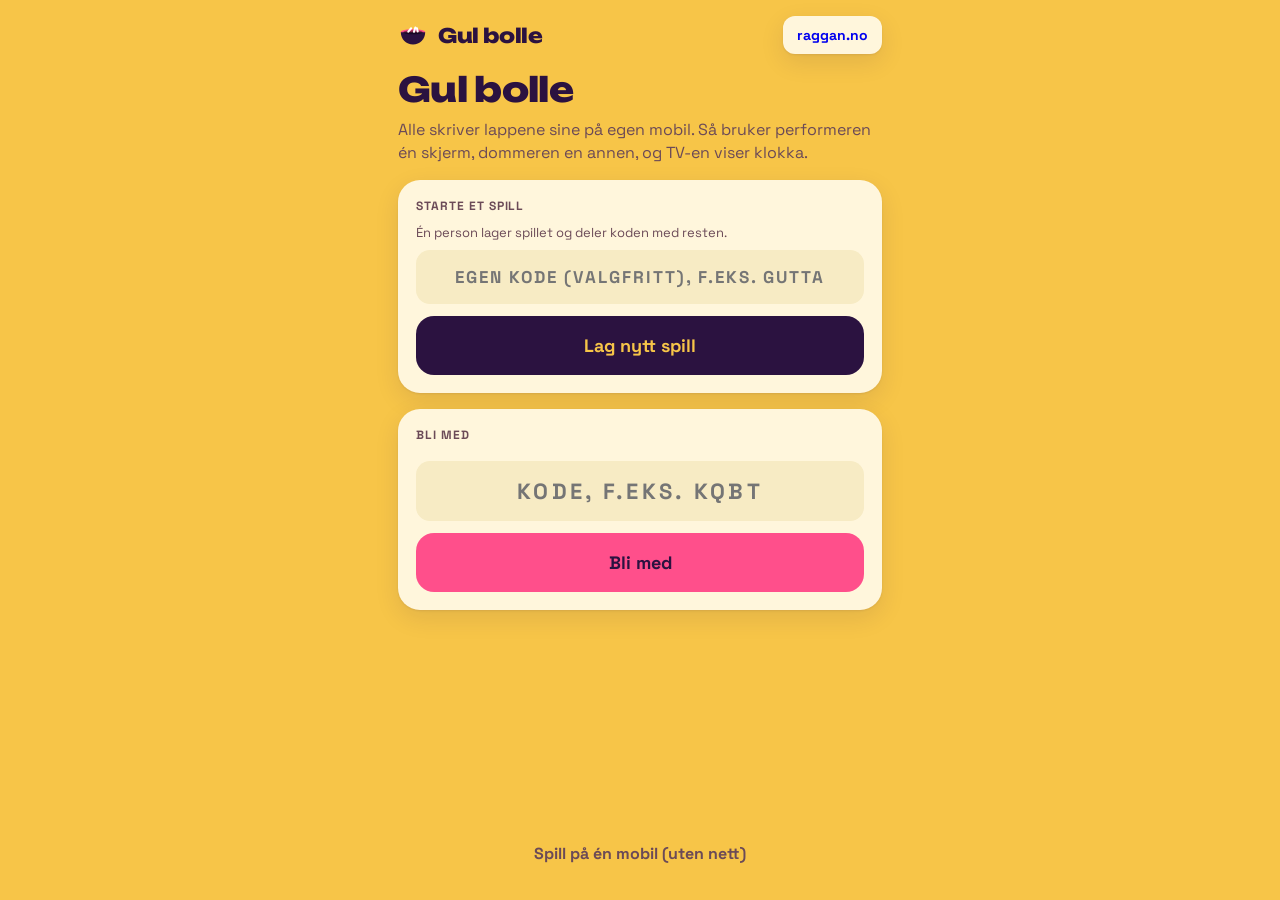
<file: gulbolle/index.html>
<!DOCTYPE html>
<html lang="no">
<head>
<meta charset="utf-8">
<meta name="viewport" content="width=device-width, initial-scale=1, viewport-fit=cover, user-scalable=no">
<title>Gul bolle</title>
<meta name="theme-color" content="#F7C548">
<meta name="apple-mobile-web-app-capable" content="yes">
<meta name="mobile-web-app-capable" content="yes">
<meta name="apple-mobile-web-app-status-bar-style" content="default">
<meta name="apple-mobile-web-app-title" content="Gul bolle">
<link rel="manifest" href="manifest.webmanifest">
<link rel="apple-touch-icon" href="apple-touch-icon.png">
<link rel="icon" href="icon-192.png">
<link rel="preconnect" href="https://fonts.googleapis.com">
<link rel="preconnect" href="https://fonts.gstatic.com" crossorigin>
<link href="https://fonts.googleapis.com/css2?family=Unbounded:wght@600;700;800&family=Space+Grotesk:wght@500;600;700&display=swap" rel="stylesheet">
<style>
:root{
  --bg:#F7C548; --card:#FFF6DC; --ink:#2B1240; --muted:#6B4A57; --hair:rgba(43,18,64,.14);
  --yellow:#2B1240; --yellow-deep:#FF4F8B; --yellow-soft:#FFE59A; --pink:#FF4F8B; --mustard:#F7C548; --cream:#FFF6DC;
  --green:#1E9E5A; --green-ink:#fff; --red:#E0383E; --field:#F7EBC4;
  --shadow:0 1px 2px rgba(43,18,64,.08),0 8px 24px rgba(43,18,64,.10);
  color-scheme:light;
}
*{box-sizing:border-box;-webkit-tap-highlight-color:transparent}
html,button,a,input,label{touch-action:manipulation}
html,body{margin:0;background:var(--bg);color:var(--ink);font-family:Manrope,-apple-system,system-ui,sans-serif;-webkit-font-smoothing:antialiased}
body{min-height:100dvh}
button,input{font:inherit;color:inherit}
.wrap{max-width:520px;margin:0 auto;padding:calc(env(safe-area-inset-top) + 16px) 18px calc(env(safe-area-inset-bottom) + 24px);min-height:100dvh;display:flex;flex-direction:column}
.top{display:flex;align-items:center;justify-content:space-between;gap:12px;margin-bottom:18px}
.brand{display:flex;align-items:center;gap:10px;font-family:"Bricolage Grotesque",Manrope,sans-serif;font-weight:800;font-size:20px;letter-spacing:-.02em;text-decoration:none;color:inherit}
.bowl{width:30px;height:30px;flex:none}
.iconbtn{border:0;background:var(--card);box-shadow:var(--shadow);border-radius:12px;height:38px;padding:0 14px;font-weight:700;font-size:14px;cursor:pointer}
h1,h2{font-family:"Bricolage Grotesque",Manrope,sans-serif;letter-spacing:-.025em;margin:0}
h1{font-size:34px;line-height:1.05;font-weight:800}
h2{font-size:22px;font-weight:800}
.lede{color:var(--muted);font-size:16px;line-height:1.45;margin:10px 0 0}
.card{background:var(--card);border-radius:22px;box-shadow:var(--shadow);padding:18px;margin-top:16px}
.label{font-size:12px;font-weight:800;letter-spacing:.08em;text-transform:uppercase;color:var(--muted);margin:0 0 10px}
.stepper{display:flex;align-items:center;justify-content:space-between}
.stepper .ctl{display:flex;align-items:center;gap:6px}
.stepper button{width:42px;height:42px;border-radius:12px;border:0;background:var(--field);font-size:22px;font-weight:700;cursor:pointer}
.stepper output{min-width:34px;text-align:center;font-weight:800;font-size:20px}
.field{width:100%;border:2px solid transparent;background:var(--field);border-radius:14px;padding:14px;font-size:17px;font-weight:600;outline:none;margin-top:8px}
.field:focus{border-color:var(--yellow-deep);background:var(--card)}
.btn{display:flex;align-items:center;justify-content:center;gap:8px;width:100%;border:0;border-radius:18px;padding:18px;font-weight:800;font-size:18px;cursor:pointer;margin-top:12px;transition:transform .08s ease, opacity .2s}
.btn:active{transform:scale(.98)}
.btn[disabled]{opacity:.35;pointer-events:none}
.primary{background:var(--yellow);color:#1E1A12}
.dark{background:var(--ink);color:var(--bg)}
.ghost{background:transparent;color:var(--muted);font-weight:700;font-size:16px;padding:12px}
.outline{background:transparent;box-shadow:inset 0 0 0 2px var(--hair);color:var(--ink)}
.good{background:var(--green);color:#fff}
.bad{background:transparent;box-shadow:inset 0 0 0 2px var(--red);color:var(--red)}
.spacer{flex:1}
.count{display:flex;align-items:center;gap:14px;padding:16px 18px;background:var(--yellow-soft);border-radius:18px;margin-top:16px}
.count b{font-family:"Bricolage Grotesque",sans-serif;font-size:34px;line-height:1}
.count span{color:var(--muted);font-weight:600;line-height:1.3}
.toast{position:fixed;left:50%;bottom:calc(env(safe-area-inset-bottom) + 24px);transform:translate(-50%,30px);opacity:0;background:var(--ink);color:var(--bg);padding:12px 18px;border-radius:999px;font-weight:700;transition:.25s;pointer-events:none;z-index:9;white-space:nowrap}
.toast.show{opacity:1;transform:translate(-50%,0)}
.pill{align-self:flex-start;display:inline-flex;align-items:center;gap:6px;background:var(--yellow);color:#1E1A12;font-weight:800;font-size:13px;border-radius:999px;padding:6px 12px;letter-spacing:.02em}
.rounds{display:flex;gap:6px;margin-top:14px}
.rounds div{flex:1;border-radius:12px;padding:10px 8px;background:var(--field);text-align:center;font-size:13px;font-weight:700;color:var(--muted)}
.rounds div.on{background:var(--yellow);color:#1E1A12}
.rounds div.done{text-decoration:line-through;opacity:.6}
.rule{font-size:15px;line-height:1.45;color:var(--muted);margin-top:12px}
.scores{display:grid;gap:8px}
.srow{display:flex;align-items:center;justify-content:space-between;padding:12px 14px;border-radius:14px;background:var(--field);font-weight:700}
.srow.next{background:var(--yellow-soft);box-shadow:inset 0 0 0 2px var(--yellow-deep)}
.srow .pts{font-family:"Bricolage Grotesque",sans-serif;font-size:22px}
.srow small{color:var(--muted);font-weight:600;margin-left:6px}
.big-team{font-size:40px;line-height:1.05;margin-top:6px}
/* turn */
.turn{display:flex;flex-direction:column;min-height:calc(100dvh - 40px - env(safe-area-inset-top) - env(safe-area-inset-bottom))}
.turnhead{display:flex;justify-content:space-between;align-items:center;gap:10px}
.turnhead .got{font-weight:800;font-size:15px}
.word{flex:1;display:flex;align-items:center;justify-content:center;text-align:center;background:var(--card);border-radius:28px;box-shadow:var(--shadow);margin:16px 0 4px;padding:24px;min-height:220px;font-family:"Bricolage Grotesque",sans-serif;font-weight:800;letter-spacing:-.02em;line-height:1.08;word-break:break-word;hyphens:auto;user-select:none;-webkit-user-select:none}
.word.pop{animation:pop .22s ease}
@keyframes pop{from{transform:scale(.94);opacity:.4}to{transform:none;opacity:1}}
.hint{font-size:13px;color:var(--muted);text-align:center;margin-top:6px}
.btnrow{display:grid;grid-template-columns:1fr 1.6fr;gap:10px}
.btnrow .btn{margin-top:12px}
.xl{padding:24px;font-size:22px;border-radius:22px}
.list{list-style:none;margin:0;padding:0;display:grid;gap:8px}
.list li{display:flex;align-items:center;justify-content:space-between;gap:10px;background:var(--field);border-radius:14px;padding:12px 8px 12px 14px;font-weight:700}
.list li button{border:0;background:transparent;color:var(--muted);font-size:13px;font-weight:700;padding:6px 10px;border-radius:10px;cursor:pointer}
.list li.off{opacity:.45;text-decoration:line-through}
.empty{color:var(--muted);font-weight:600}
.trophy{font-size:56px;line-height:1}
table{width:100%;border-collapse:collapse;font-weight:700;font-size:15px}
th{font-size:11px;letter-spacing:.06em;text-transform:uppercase;color:var(--muted);font-weight:800;text-align:right;padding:6px 4px}
th:first-child,td:first-child{text-align:left}
td{padding:10px 4px;border-top:1px solid var(--hair);text-align:right}
td.tot{font-family:"Bricolage Grotesque",sans-serif;font-size:20px}
tr.win td{color:var(--yellow-deep)}
.sheet{position:fixed;inset:0;background:rgba(0,0,0,.4);display:none;align-items:flex-end;justify-content:center;z-index:5}
.sheet.open{display:flex}
.sheet .panel{background:var(--bg);width:100%;max-width:520px;border-radius:26px 26px 0 0;padding:20px 18px calc(env(safe-area-inset-bottom) + 18px)}
.small{font-size:13px;color:var(--muted);line-height:1.4}
.list li button.dq{color:var(--red)}
details.card summary{cursor:pointer;font-weight:800;list-style:none}
details.card summary::-webkit-details-marker{display:none}
.stealword{font-family:"Bricolage Grotesque",sans-serif;font-weight:800;font-size:34px;line-height:1.1;text-align:center;margin:6px 0 4px;word-break:break-word}
.cd{font-family:"Bricolage Grotesque",sans-serif;font-weight:800;font-size:44px;text-align:center;color:var(--red);line-height:1;margin:6px 0 2px}
.cd.done{font-size:20px}
.steal{box-shadow:inset 0 0 0 3px var(--yellow-deep),var(--shadow)}
.fade{animation:fade .25s ease}
@keyframes fade{from{opacity:0;transform:translateY(6px)}to{opacity:1;transform:none}}
#edge{position:fixed;inset:0;width:100vw;height:100dvh;pointer-events:none;z-index:4;opacity:0;transition:opacity 250ms cubic-bezier(0.23,1,0.32,1)}
#edge.on{opacity:1}
#edge path,.jring circle{fill:none;stroke-linecap:round}
#edge .trk{stroke:var(--hair);stroke-width:7}
#edge .prg{stroke:var(--yellow-deep);stroke-width:7;transition:stroke 300ms ease}
.jring{position:relative;width:min(82vw,340px);aspect-ratio:1;margin:6px auto 0}
.jring svg{position:absolute;inset:0;width:100%;height:100%;transform:rotate(-90deg)}
.jring .trk{stroke:var(--field);stroke-width:14}
.jring .prg{stroke:var(--yellow-deep);stroke-width:14;transition:stroke 300ms ease}
.jring .num{position:absolute;inset:0;display:grid;place-items:center;margin:0}
#edge.low .prg,.jring.low .prg{stroke:var(--red)}
@media (prefers-reduced-motion: reduce){#edge,#edge .prg,.jring .prg{transition:none}}
body[data-role=scene] .wrap{max-width:min(1100px,100%)}
body[data-role=klokke] .wrap{max-width:none;padding:calc(env(safe-area-inset-top) + 12px) 20px calc(env(safe-area-inset-bottom) + 12px)}
@media (min-width:700px){body[data-role=scene] .big-team{font-size:76px}body[data-role=scene] .xl{font-size:28px;padding:30px}body[data-role=scene] .rule{font-size:20px}}
.kbd{display:none;text-align:center}
.len{width:100%;margin:16px 0 4px;accent-color:var(--yellow-deep);height:28px}
.lenticks{display:flex;justify-content:space-between;font-size:12px;font-weight:700;color:var(--muted)}

@media (hover:hover) and (pointer:fine){.kbd{display:block}}
.tv{flex:1;display:flex;flex-direction:column;align-items:center;justify-content:center;text-align:center;gap:1vmin}
.clabel{font-size:min(5vmin,44px);font-weight:800;color:var(--muted);margin:0}
.tvteam{font-family:"Bricolage Grotesque",sans-serif;font-weight:800;font-size:min(16vmin,190px);line-height:1.02;letter-spacing:-.03em}
.tvsub{font-size:min(4vmin,34px);color:var(--muted);font-weight:600;margin:1vmin 0 0;max-width:24ch}
.jring.tv{width:min(76vmin,780px);margin:0}
.jring.tv .num{font-size:min(28vmin,290px)!important}
.jring.tv .trk,.jring.tv .prg{stroke-width:12}
.tvnum.cd{font-size:min(32vmin,320px)}
.tvnum.cd.done{font-size:min(10vmin,96px)}
.tvbtns{position:fixed;right:14px;bottom:calc(env(safe-area-inset-bottom) + 14px);display:flex;gap:8px;opacity:.45}
.tvbtns:hover,.tvbtns.solid{opacity:1}
.tgl{display:flex;gap:12px;align-items:flex-start;cursor:pointer}
.tgl input{width:24px;height:24px;accent-color:var(--yellow-deep);margin:2px 0 0;flex:none}
.tgl b{font-size:17px}.tgl small{display:block;color:var(--muted);font-weight:600;font-size:13px;line-height:1.4;margin-top:4px}
.names{display:flex;flex-wrap:wrap;gap:8px;margin:8px 0 14px}
.nm{border:0;background:var(--field);border-radius:999px;padding:8px 13px;font-weight:700;font-size:15px;cursor:pointer}
.exp{font-size:22px;font-weight:800;margin:8px 0 0;font-family:"Bricolage Grotesque",sans-serif}
@media (min-width:700px){body[data-role=scene] .exp{font-size:36px}}
.awards{display:grid;gap:10px}
.aw{display:flex;gap:12px;align-items:center;background:var(--field);border-radius:14px;padding:12px 14px;text-align:left}
.aw .ic{font-size:26px;line-height:1}.aw b{display:block;font-size:15px}.aw span{color:var(--muted);font-weight:600;font-size:14px}
.tvboard{width:min(92vw,1100px);display:grid;gap:1.2vmin;margin-top:3vmin}
.tvrow{display:flex;justify-content:space-between;align-items:center;gap:3vmin;background:var(--card);border-radius:2vmin;padding:1.8vmin 3vmin;font-size:min(5vmin,48px);font-weight:800;text-align:left}
.tvrow small{display:block;font-size:min(2.4vmin,22px);color:var(--muted);font-weight:600}
.tvrow span{font-family:"Bricolage Grotesque",sans-serif;font-size:min(7vmin,72px)}
.tvrow.on{box-shadow:inset 0 0 0 .5vmin var(--yellow-deep)}
.tvfin{justify-content:flex-start;padding-top:2vmin}
.tvfin .tvboard{margin-top:1.5vmin;gap:.8vmin}
.tvfin .tvrow{padding:1vmin 3vmin;font-size:min(3.6vmin,36px)}.tvfin .tvrow span{font-size:min(5vmin,50px)}.tvfin .tvrow small{font-size:min(2vmin,18px)}
.tvfin .tvaw{grid-template-columns:repeat(auto-fit,minmax(min(28vw,330px),1fr));margin-top:2vmin;gap:1vmin}
.tvfin .tvaw .aw{padding:1.4vmin 2vmin}.tvfin .tvaw .aw .ic{font-size:min(4.5vmin,40px)}.tvfin .tvaw .aw b{font-size:min(2.4vmin,22px)}.tvfin .tvaw .aw span{font-size:min(2.1vmin,19px)}
.rv{opacity:0;transform:translateY(12px);transition:opacity 450ms cubic-bezier(0.23,1,0.32,1),transform 450ms cubic-bezier(0.23,1,0.32,1)}
.rv.show{opacity:1;transform:none}
.rvpre.show{display:none}
.tvteam .rv{display:none}.tvteam .rv.show{display:inline}
.place{color:var(--muted);margin-right:.4em}
@media (prefers-reduced-motion: reduce){.rv{transform:none;transition:opacity 300ms ease}}
.tvteam.sm{font-size:min(10vmin,110px)}
.tvexp{font-size:min(5vmin,48px);font-weight:800;margin:0}
.tvcount{font-size:min(6vmin,56px);font-weight:800;margin:1vmin 0 0;font-family:"Bricolage Grotesque",sans-serif}
.tvaw{display:grid;grid-template-columns:repeat(auto-fit,minmax(min(40vw,420px),1fr));gap:1.5vmin;width:min(92vw,1100px);margin-top:3vmin}
.tvaw .aw{padding:2vmin 2.5vmin}.tvaw .aw .ic{font-size:min(6vmin,54px)}.tvaw .aw b{font-size:min(3vmin,28px)}.tvaw .aw span{font-size:min(2.6vmin,24px)}
.tv.enter{animation:tvIn 280ms cubic-bezier(0.23,1,0.32,1)}
@keyframes tvIn{from{opacity:0;transform:scale(.97)}to{opacity:1;transform:none}}
@keyframes tvFade{from{opacity:0}to{opacity:1}}
@media (prefers-reduced-motion: reduce){.tv.enter{animation-name:tvFade}}
.tbig{font-family:"Bricolage Grotesque",sans-serif;font-weight:800;font-size:76px;line-height:1;text-align:center;font-variant-numeric:tabular-nums;letter-spacing:-.03em;margin:4px 0}
.tbig.low,.tsm.low{color:var(--red)}
.tsm{font-family:"Bricolage Grotesque",sans-serif;font-weight:800;font-size:30px;line-height:1;font-variant-numeric:tabular-nums}
.row2{display:grid;grid-template-columns:1fr 1fr;gap:10px}
.row3{display:grid;grid-template-columns:1fr 1fr 1fr;gap:8px}
.row2 .btn,.row3 .btn{margin-top:10px;padding:15px 8px;font-size:16px}
.links{display:flex;justify-content:center;gap:22px;margin-top:6px}
.links button{border:0;background:none;color:var(--muted);font-weight:700;font-size:15px;padding:10px 4px;cursor:pointer}
.chip{font-size:11px;font-weight:800;letter-spacing:.04em;text-transform:uppercase;border-radius:999px;padding:4px 9px;background:var(--card);color:var(--muted);white-space:nowrap}
.chip.tatt{background:#DDF0E3;color:#1F6B3E}.chip.hoppet{background:#FBE3E0;color:#A12C24}.chip.slettet{background:#EEE;color:#888;text-decoration:line-through}.chip.scene{background:var(--yellow);color:#1E1A12}
@media (prefers-color-scheme: dark){.chip.tatt{background:#1F3A28;color:#7FD39F}.chip.hoppet{background:#40211E;color:#F08A80}.chip.slettet{background:#333;color:#999}}
.tap li{cursor:pointer}
.tap li:active{transform:scale(.99)}
.role{display:flex;gap:14px;align-items:flex-start;text-align:left;width:100%;border:0;background:var(--card);box-shadow:var(--shadow);border-radius:20px;padding:18px;margin-top:12px;cursor:pointer}
.role .em{font-size:30px;line-height:1}
.role b{display:block;font-size:18px;font-family:"Bricolage Grotesque",sans-serif}
.role span{color:var(--muted);font-size:14px;line-height:1.4;font-weight:600}
.role.on{box-shadow:inset 0 0 0 3px var(--yellow-deep),var(--shadow)}
.hdrbtns{display:flex;gap:8px}
.status{font-size:20px;font-weight:800;margin:10px 0 0;font-family:"Bricolage Grotesque",sans-serif}
.sheet .panel{max-height:85dvh;overflow:auto}
td .mini{border:0;background:var(--field);border-radius:8px;width:26px;height:26px;font-weight:800;cursor:pointer;margin:0 2px}
.newer{position:fixed;left:50%;top:calc(env(safe-area-inset-top) + 10px);transform:translateX(-50%);z-index:20;border:0;border-radius:999px;padding:12px 18px;background:var(--pink);color:var(--ink);font-weight:800;font-size:14px;box-shadow:var(--shadow);cursor:pointer}
.prog{margin-top:14px}
.progtop{display:flex;align-items:baseline;gap:10px}
.progtop b{font-family:Unbounded,sans-serif;font-size:24px;white-space:nowrap}
.jring.judge{width:min(62vw,250px)}
.progtop span{color:var(--muted);font-size:14px;font-weight:600}
.progbar{position:relative;height:12px;border-radius:6px;background:rgba(43,18,64,.12);margin-top:8px;overflow:hidden}
.progbar div{height:100%;background:var(--ink);border-radius:6px;transition:width 400ms cubic-bezier(0.23,1,0.32,1)}
.progbar i{position:absolute;top:0;bottom:0;width:2px;background:var(--mustard)}
.seg{display:flex;gap:6px;flex-wrap:wrap}
.seg button{flex:1;min-width:90px;border:2px solid var(--ink);background:transparent;color:var(--ink);border-radius:14px;padding:11px 8px;font-weight:700;font-size:14px;cursor:pointer}
.seg2 button{flex:1 1 40%}
.seg button.on{background:var(--ink);color:var(--mustard)}
.drawword{margin-top:10px;font-size:15px;font-weight:600;color:var(--muted)}
.drawword b{font-family:Unbounded,sans-serif;font-size:22px;color:var(--ink);text-transform:uppercase;margin-left:4px}
.padwrap{flex:1;position:relative;background:#fff;border-radius:22px;margin:10px 0 2px;min-height:300px;overflow:hidden;box-shadow:inset 0 0 0 3px var(--ink)}
.padtools{position:absolute;top:10px;right:10px;display:flex;gap:6px;z-index:2}
.padtools button{border:2px solid var(--ink);background:var(--cream);color:var(--ink);border-radius:999px;padding:7px 12px;font:700 13px 'Space Grotesk',sans-serif;cursor:pointer}
.padtools button:active{background:var(--ink);color:var(--mustard)}
.padwrap canvas{position:absolute;inset:0;width:100%;height:100%;touch-action:none;cursor:crosshair}
.pauseover{position:absolute;inset:0;display:grid;place-items:center;background:rgba(43,18,64,.55);color:var(--mustard);font-family:Unbounded,sans-serif;font-weight:800;font-size:40px;pointer-events:none}
.pausebar{margin-top:10px;text-align:center;background:var(--ink);color:var(--mustard);border-radius:14px;padding:12px;font-weight:800;font-family:Unbounded,sans-serif;font-size:14px}
.tvdrawrow{display:flex;gap:4vmin;align-items:center;justify-content:center;width:100%;height:calc(100dvh - 60px)}
.tvdrawside{display:flex;flex-direction:column;align-items:center;gap:2vmin;flex:none;width:min(34vw,420px)}
.jring.tvsmall{width:min(30vw,36vh);margin:0}
.jring.tvsmall .num{font-size:min(14vmin,120px)!important}
.tvdraw{flex:1;height:86%;max-width:62vw;position:relative}
.tvdrawside .tvtally{flex-direction:column;align-items:stretch;gap:1.4vmin}
.tvdrawside .tvtally .tg,.tvdrawside .tvtally .tr{white-space:nowrap;font-size:min(3.4vmin,34px);text-align:center}
.jring .pz{font-size:.4em}
.tvdraw canvas{position:absolute;inset:0;width:100%;height:100%}
.judgedraw{position:relative;height:220px;margin-top:10px}
.judgedraw canvas{position:absolute;inset:0;width:100%;height:100%}
.joinrow{display:flex;align-items:center;justify-content:center;gap:6vmin}
.joininfo{text-align:left;display:flex;flex-direction:column;align-items:flex-start}
.joininfo .tvteam{text-align:left}
.qr{width:min(38vmin,380px);aspect-ratio:1;background:#fff;border-radius:2vmin;padding:1.6vmin;box-shadow:0 0 0 .6vmin var(--ink);flex:none}
.qr.sm{width:min(20vmin,200px)}
.qr svg{display:block;width:100%;height:100%}
/* ===== Final show (TV) ===== */
.tvstage{position:relative;flex:1;min-height:calc(100dvh - 24px)}
.scene{position:absolute;inset:0;display:flex;flex-direction:column;align-items:center;justify-content:center;gap:2vmin;text-align:center;opacity:0;visibility:hidden;transition:opacity 450ms cubic-bezier(0.23,1,0.32,1),visibility 0s 450ms}
.scene.vis{opacity:1;visibility:visible;transition:opacity 450ms cubic-bezier(0.23,1,0.32,1)}
.scene.tvfin{justify-content:flex-start;padding-top:2vmin}
.awic{font-size:min(16vmin,150px);line-height:1}
.awtitle{font-family:Unbounded,sans-serif;font-weight:800;font-size:min(7vmin,72px);letter-spacing:-.02em}
.awwho{font-family:Unbounded,sans-serif;font-weight:800;font-size:min(10vmin,104px);background:var(--ink);color:var(--mustard);padding:1.4vmin 5vmin;border-radius:3vmin;line-height:1.1}
.awstat{font-size:min(3.6vmin,34px);font-weight:600;color:var(--muted);margin:0}
.rv.pop{transform:scale(.8)}
.rv.pop.show{transform:none;transition:opacity 300ms ease,transform 550ms cubic-bezier(0.34,1.45,0.64,1)}
.podium{display:flex;align-items:flex-end;justify-content:center;gap:2.5vmin;width:min(90vw,1100px);height:58vh}
.pcol{flex:1;max-width:30vw;display:flex;flex-direction:column;align-items:stretch;justify-content:flex-end;height:100%;gap:1.4vmin}
.pname{font-family:Unbounded,sans-serif;font-weight:800;font-size:min(4.4vmin,44px);line-height:1.1}
.pname small{display:block;font-family:'Space Grotesk',sans-serif;font-weight:600;font-size:min(2.4vmin,22px);color:var(--muted);margin-top:.6vmin}
.pbar{background:var(--ink);color:var(--mustard);border-radius:2.4vmin 2.4vmin 0 0;display:flex;flex-direction:column;align-items:center;padding-top:2vmin;gap:.6vmin;transform-origin:bottom}
.pbar.win{background:var(--pink);color:var(--ink)}
.pbar.rv{opacity:1;transform:scaleY(0);transition:transform 750ms cubic-bezier(0.23,1,0.32,1)}
.pbar.rv.show{transform:none}
.pplace{font-family:Unbounded,sans-serif;font-weight:800;font-size:min(8vmin,80px);line-height:1}
.pscore{font-family:Unbounded,sans-serif;font-weight:700;font-size:min(3vmin,30px)}
@media (prefers-reduced-motion: reduce){.rv.pop{transform:none}.pbar.rv{transform:none;opacity:0;transition:opacity 300ms ease}.pbar.rv.show{opacity:1}}
/* ===== Theme: Gullshow ===== */
html,body{font-family:'Space Grotesk',-apple-system,system-ui,sans-serif}
h1,h2,.brand,.big-team,.tbig,.tsm,.stealword,.cd,.tvteam,.tvnum,.tvcount,.exp,.status,.word,.pill,.srow .pts,td.tot,.tvrow span,.count b,.tg,.tr,.trophy+h1{font-family:Unbounded,sans-serif}
h1{font-weight:800;letter-spacing:-.02em}
.primary{background:var(--ink);color:var(--mustard)}
.dark{background:var(--pink);color:var(--ink)}
.good{background:var(--green);color:#fff}
.bad{box-shadow:inset 0 0 0 2px var(--red);color:var(--red)}
.outline{box-shadow:inset 0 0 0 2px var(--ink)}
.skipbtn{box-shadow:inset 0 0 0 3px var(--red)!important;color:var(--red)!important;background:var(--cream)!important}
.pill{background:var(--ink);color:var(--mustard);text-transform:uppercase;letter-spacing:.04em;font-size:12px}
.count{background:var(--ink);color:var(--cream)}.count b{color:var(--mustard)}.count span{color:rgba(255,246,220,.75)}
.rounds div{background:rgba(43,18,64,.08);color:var(--muted)}.rounds div.on{background:var(--ink);color:var(--mustard)}
.word{background:var(--ink);color:var(--cream);text-transform:uppercase}
.srow{background:var(--field)}.srow.next{background:var(--ink);color:var(--mustard);box-shadow:none}.srow.next small{color:rgba(247,197,72,.75)}
.tvrow{background:var(--cream)}.tvrow.on{background:var(--ink);color:var(--mustard);box-shadow:none}.tvrow.on small{color:rgba(247,197,72,.75)}
.iconbtn{background:var(--cream)}
.chip{background:var(--field)}
tr.win td{color:var(--pink)}
#edge .trk{stroke:var(--ink);stroke-width:7;stroke-dasharray:3 7;stroke-linecap:butt;opacity:.55}
#edge .prg{stroke:var(--pink);stroke-width:7;stroke-linecap:butt}
.jring .trk{stroke:var(--ink);stroke-dasharray:1.2 8.22;stroke-linecap:butt;opacity:.55}
.jring .prg{stroke:var(--pink)}
.jring .disc{fill:var(--ink)}
.jring .num{color:var(--cream)}
#edge.low .prg,.jring.low .prg{stroke:var(--red)}
.tally{display:flex;gap:8px;justify-content:center;flex-wrap:wrap;margin-top:12px}
.tg,.tr{display:inline-flex;align-items:center;gap:6px;border-radius:999px;padding:8px 14px;font-weight:700;font-size:14px;color:#fff}
.tg{background:var(--green)}.tr{background:var(--red)}
.tr.zero{background:rgba(224,56,62,.18);color:var(--red)}
.tvtally{display:flex;gap:2vmin;justify-content:center;margin-top:1.5vmin}
.tvtally .tg,.tvtally .tr{font-size:min(4.2vmin,42px);padding:1.2vmin 3vmin}
.tvrow.on .place{color:rgba(247,197,72,.7)}
@media (min-width:700px){body[data-role=scene] .tg,body[data-role=scene] .tr{font-size:20px;padding:10px 18px}}
</style>
</head>
<body>
<div class="wrap" id="app"></div>
<svg id="edge" aria-hidden="true"><path class="trk"/><path class="prg"/></svg>
<div class="toast" id="toast"></div>
<div class="sheet" id="menu" onclick="if(event.target===this)closeSheet('menu')"><div class="panel" id="menuPanel"></div></div>
<div class="sheet" id="wsheet" onclick="if(event.target===this)closeSheet('wsheet')"><div class="panel" id="wpanel"></div></div>

<script>
/* ===== Config ===== */
const SB='https://qcxxtvzarpxstlmyguqi.supabase.co/rest/v1/';
const KEY='sb_publishable_5m5Hsz9YfHSPK1MZhsXiHA_GjlwYQrW';
const H={apikey:KEY,'Content-Type':'application/json'};
const LKEY='gulbolle_v2';
const BUILD='20261110002807';
const RTYPES={
  forklar:{key:'forklar',name:'Forklar',verb:'forklare',does:'forklarer',col:'Forkl.',rule:'Forklar med ord, men ikke si selve ordet.',award:['🗣️','Beste forklarer']},
  mime:{key:'mime',name:'Mime',verb:'mime',does:'mimer',col:'Mime',rule:'Ingen ord og ingen lyder. Bare miming.',award:['🕺','Beste mimer']},
  lyd:{key:'lyd',name:'Én lyd',verb:'lage lyden',does:'lager lyden',col:'Lyd',rule:'Bare én lyd. Ingen ord.',award:['📣','Beste lydmaker']},
  tegn:{key:'tegn',name:'Tegn',verb:'tegne',does:'tegner',col:'Tegn',rule:'Tegn ordet på mobilen. Ingen bokstaver eller tall.',award:['🎨','Beste tegner']}
};
function roundKeys(s){s=s||S;return (s&&s.rounds&&s.rounds.length)?s.rounds:['forklar','mime','lyd']}
function NR(s){return roundKeys(s).length}
function RT(i,s){s=s||S;if(i==null)i=s.round||0;return RTYPES[roundKeys(s)[i]]||RTYPES.forklar}
function isLastRound(s){s=s||S;return (s.round||0)>=NR(s)-1}
const DRAWMODES={av:['forklar','mime','lyd'],erstatt:['forklar','mime','tegn'],ekstra:['forklar','mime','lyd','tegn'],ekstra2:['forklar','mime','tegn','lyd']};
const BOWL_SVG='<svg class="bowl" viewBox="0 0 32 32" aria-hidden="true"><ellipse cx="16" cy="13" rx="13" ry="3.4" fill="#FF4F8B"/><path d="M3 13c0 7.5 5.8 13 13 13s13-5.5 13-13" fill="#2B1240"/><ellipse cx="16" cy="13" rx="10.5" ry="2.2" fill="#000000" opacity=".45"/><path d="M11 12.4l3-3.6M17 12.6l1.5-4.6M21 12.2l-.8-3.4" stroke="#fff" stroke-width="2.2" stroke-linecap="round"/></svg>';

/* ===== Helpers ===== */
function $(id){return document.getElementById(id)}
function esc(s){return String(s??'').replace(/[&<>"']/g,c=>({'&':'&amp;','<':'&lt;','>':'&gt;','"':'&quot;',"'":'&#39;'}[c]))}
function ls(k,v){try{if(v===undefined)return localStorage.getItem(k);if(v===null)localStorage.removeItem(k);else localStorage.setItem(k,v)}catch(e){return null}}
function toast(t){const el=$('toast');el.textContent=t;el.classList.add('show');clearTimeout(toast._t);toast._t=setTimeout(()=>el.classList.remove('show'),1800)}
function buzz(ms){try{navigator.vibrate&&navigator.vibrate(ms)}catch(e){}}
function shuffle(a){for(let i=a.length-1;i>0;i--){const j=Math.floor(Math.random()*(i+1));[a[i],a[j]]=[a[j],a[i]]}return a}
function rm(arr,w){if(!arr)return;const i=arr.indexOf(w);if(i>=0)arr.splice(i,1)}
const DEV=(()=>{let d=ls('gb_dev');if(!d){d=Math.random().toString(36).slice(2,10);ls('gb_dev',d)}return d})();

/* ===== State ===== */
let HOSTSETUP=false,TVKEY='';
let MODE=null, ROOM=null, VER=0, LCOUNT=0, DBERR=false, BUSY=false, EXTRA=false, ROLE=null, SHOWALL=false;
let S=null;
function freshState(teams){
  return {phase:'words',teams:teams||['Lag 1','Lag 2','Lag 3'],perPerson:3,dur:60,useNames:true,slips:[],roster:{},expIdx:[],words:[],wordBy:[],batches:[],parti:1,
    round:0,bowl:[],current:null,teamIdx:0,carry:false,carryLeft:0,turnDev:null,timer:null,
    turnGot:[],turnSkipped:[],turnLog:[],roundTaken:{},roundSkipped:{},deleted:[],scores:[],steal:null};
}
function total(i){return ((S.scores||[])[i]||[]).reduce((a,b)=>a+b,0)}
function nextTeam(i){return (i+1)%S.teams.length}
function myTurn(){return MODE==='local'||S.turnDev===DEV}
function sentKey(){return 'gb_sent_'+ROOM+(S.gen?'_'+S.gen:'')+'_'+(S.parti||1)}
function roleKey(){return 'gb_role_'+ROOM+(S&&S.gen?'_'+S.gen:'')}
function setRole(r){
  if(r==='dommer'&&ls('gb_judge_ok')!=='1'){
    const pw=prompt('Passord for dommer:');
    if(pw==null)return;
    if(pw.trim().toLowerCase()!=='gutta'){toast('Feil passord');return}
    ls('gb_judge_ok','1');
  }
  ROLE=r;if(MODE==='online')ls(roleKey(),r);closeSheet('menu');render()}
function leftOf(s){const t=s&&s.timer;if(!t)return null;return t.running?t.endsAt-Date.now():(t.left??null)}
function fmt(ms){if(ms==null)return '';const s=Math.max(0,Math.ceil(ms/1000));return s>=60?Math.floor(s/60)+':'+String(s%60).padStart(2,'0'):String(s)}

/* ===== Supabase ===== */
async function api(path,opt={}){
  const r=await fetch(SB+path,{...opt,headers:{...H,...(opt.headers||{})}});
  const txt=await r.text();let body=null;try{body=txt?JSON.parse(txt):null}catch(e){}
  if(!r.ok){const e=new Error((body&&body.message)||('HTTP '+r.status));e.status=r.status;e.code=body&&body.code;
    if(r.status===404||e.code==='PGRST205'||e.code==='42P01'||e.code==='42501')DBERR=true;throw e}
  return body;
}
/* Every change is an operation. If another phone wrote first, we fetch the
   newest state and re-apply our pending operations on top of it. */
let OPS=[],inflight=false;
function act(fn){
  try{fn(S)}catch(e){console.error(e)}
  if(MODE==='local'){ls(LKEY,JSON.stringify(S));render();return}
  OPS.push(fn);render();push();
}
function actQuiet(fn){
  try{fn(S)}catch(e){console.error(e)}
  if(MODE==='local'){ls(LKEY,JSON.stringify(S));return}
  OPS.push(fn);push();
}
async function push(){
  if(MODE!=='online'||inflight||!OPS.length)return;
  inflight=true;const n=OPS.length,v=VER;
  try{
    const j=await api(`gulbolle_rom?kode=eq.${ROOM}&versjon=eq.${v}`,{method:'PATCH',headers:{Prefer:'return=representation'},body:JSON.stringify({state:S,versjon:v+1})});
    if(j&&j.length){VER=j[0].versjon;OPS.splice(0,n);inflight=false;if(OPS.length)push();return}
    const r=await api(`gulbolle_rom?kode=eq.${ROOM}&select=state,versjon`);
    inflight=false;
    if(r&&r.length){VER=r[0].versjon;S=r[0].state;for(const f of OPS){try{f(S)}catch(e){}}render()}
    push();
  }catch(e){inflight=false;toast('Nettfeil, prøver igjen …');setTimeout(push,1200)}
}
async function pull(){
  if(MODE!=='online'||inflight||OPS.length)return;
  try{
    const j=await api(`gulbolle_rom?kode=eq.${ROOM}&select=state,versjon`);
    if(!j||!j.length||inflight||OPS.length)return;
    if(j[0].versjon>VER){const g=S&&S.gen;VER=j[0].versjon;S=j[0].state;if(S.gen!==g){ROLE=ls(roleKey());EXTRA=false;HOSTSETUP=false}render()}
  }catch(e){}
}
async function pullCount(){} /* slips now live in the room state */
function slipCount(){return dedupe((S.slips||[]).map(x=>x.t)).length}
let pollN=0;
setInterval(()=>{
  if(MODE!=='online'||document.hidden||!S)return;pollN++;
  if(S.phase==='words'){if(pollN%2===0)pull();return}
  pull(); // every 0.5 s during the game, so the clock appears quickly on every screen
},500);
document.addEventListener('visibilitychange',()=>{if(!document.hidden&&MODE==='online'){pull();pullCount()}});

/* ===== Rooms ===== */
function genCode(){const a='ABCDEFGHJKLMNPQRSTUVWXYZ';let c='';for(let i=0;i<4;i++)c+=a[Math.floor(Math.random()*a.length)];return c}
async function createRoom(){
  if(BUSY)return;
  const raw=(($('newcode')||{}).value||'').trim().toUpperCase().replace(/\s+/g,'');
  if(raw&&!/^[A-Z0-9]{4,6}$/.test(raw)){toast(/[ÆØÅ]/.test(raw)?'Koden kan ikke ha Æ, Ø eller Å':'Koden må være 4–6 bokstaver eller tall');return}
  BUSY=true;render();const st=freshState();st.gen=Math.random().toString(36).slice(2,8);
  try{
    if(raw){
      try{await api('gulbolle_rom',{method:'POST',headers:{Prefer:'return=minimal'},body:JSON.stringify({kode:raw,state:st,versjon:0})});BUSY=false;HOSTSETUP=true;ls('gb_host_'+raw+'_'+st.gen,'1');enterRoom(raw,st,0);return}
      catch(e){if(e.status!==409)throw e}
      // the code was used before: offer to start a fresh game on it
      if(!confirm('Koden '+raw+' er brukt før. Starte et nytt spill på den? Det gamle spillet med denne koden forsvinner.')){BUSY=false;render();return}
      const cur=await api(`gulbolle_rom?kode=eq.${raw}&select=versjon`);const v=cur&&cur[0]?cur[0].versjon:0;
      const j=await api(`gulbolle_rom?kode=eq.${raw}&versjon=eq.${v}`,{method:'PATCH',headers:{Prefer:'return=representation'},body:JSON.stringify({state:st,versjon:v+1})});
      if(!j||!j.length)throw new Error('Noen andre endret spillet akkurat nå, prøv igjen');
      BUSY=false;HOSTSETUP=true;ls('gb_host_'+raw+'_'+st.gen,'1');enterRoom(raw,st,v+1);return;
    }
    for(let k=0;k<6;k++){const code=genCode();
      try{await api('gulbolle_rom',{method:'POST',headers:{Prefer:'return=minimal'},body:JSON.stringify({kode:code,state:st,versjon:0})});BUSY=false;HOSTSETUP=true;ls('gb_host_'+code+'_'+st.gen,'1');enterRoom(code,st,0);return}
      catch(e){if(e.status===409)continue;throw e}}
    throw new Error('Fant ingen ledig kode');
  }catch(e){BUSY=false;render();toast(DBERR?'Databasen er ikke satt opp ennå':'Klarte ikke å lage spill: '+e.message)}
}
async function joinRoom(code){
  code=(code||'').trim().toUpperCase().replace(/[^A-Z0-9]/g,'');
  if(code.length<4){toast('Skriv inn koden (4 bokstaver)');return}
  BUSY=true;render();
  try{const j=await api(`gulbolle_rom?kode=eq.${code}&select=state,versjon`);BUSY=false;
    if(!j.length){render();toast('Fant ikke spillet '+code);return}
    enterRoom(code,j[0].state,j[0].versjon);
  }catch(e){BUSY=false;render();toast(DBERR?'Databasen er ikke satt opp ennå':'Nettfeil: '+e.message)}
}
function enterRoom(code,st,ver){
  MODE='online';ROOM=code;S=st;VER=ver;LCOUNT=0;EXTRA=false;OPS=[];
  ROLE=ls(roleKey());
  ls('gb_room',code);try{history.replaceState(null,'','?r='+code)}catch(e){}
  render();pullCount();
}
function leaveGame(){
  if(!confirm('Forlate spillet på denne mobilen?'))return;
  closeSheet('menu');
  if(MODE==='local')ls(LKEY,null);else ls('gb_room',null);
  MODE=null;ROOM=null;S=null;ROLE=null;try{history.replaceState(null,'','./')}catch(e){}
  render();
}
function shareLink(){
  const url=location.origin+location.pathname+'?r='+ROOM;
  if(navigator.share)navigator.share({title:'Gul bolle',text:'Bli med i Gul bolle! Kode '+ROOM,url}).catch(()=>{});
  else{try{navigator.clipboard.writeText(url);toast('Lenken er kopiert')}catch(e){toast(url)}}
}

/* ===== Sound ===== */
let SOUND=ls('gb_sound')!=='0',AC=null;
function unlockAudio(){
  if(!SOUND)return;
  try{if('audioSession' in navigator)navigator.audioSession.type='playback'}catch(e){}
  try{if(!AC)AC=new (window.AudioContext||window.webkitAudioContext)();if(AC.state!=='running')AC.resume().then(()=>{if(ROLE==='klokke')render()}).catch(()=>{})}catch(e){}
}
document.addEventListener('touchend',unlockAudio,{passive:true});document.addEventListener('click',unlockAudio);
function tone(f,d,v=.25,type='square',delay=0){
  if(!SOUND||!AC)return;
  try{const t=AC.currentTime+delay,o=AC.createOscillator(),g=AC.createGain();o.type=type;o.frequency.value=f;
    g.gain.setValueAtTime(v,t);g.gain.exponentialRampToValueAtTime(.0001,t+d);o.connect(g).connect(AC.destination);o.start(t);o.stop(t+d+.03)}catch(e){}
}
function beep(){tone(880,.09,.2)}
function horn(){tone(196,1.1,.35,'sawtooth');tone(147,1.1,.3,'sawtooth',.05)}
function testSound(){if(!SOUND){SOUND=true;ls('gb_sound','1')}unlockAudio();setTimeout(()=>{beep();setTimeout(beep,1000);setTimeout(beep,2000);setTimeout(()=>{horn();buzz([250,120,250])},3000)},80);toast('3 pip, så kommer signalet for at tiden er ute')}
function toggleSound(){SOUND=!SOUND;ls('gb_sound',SOUND?'1':'0');if(SOUND){unlockAudio();setTimeout(()=>tone(660,.15),50)}render()}

/* ===== Clock (runs on every phone) ===== */
let lastSec=null,hornKey=null,stealKey=null;
setInterval(clockTick,200);
function clockTick(){
  if(!S||!MODE)return;
  if(S.phase==='turn'&&S.timer){
    const left=leftOf(S);
    document.querySelectorAll('.tleft').forEach(el=>{if(S.timer.running)el.textContent=fmt(left);else el.innerHTML='<span class="pz">Pause</span>';el.classList.toggle('low',S.timer.running&&left<=10000)});
    if(S.timer.running){
      const sec=Math.ceil(left/1000);
      if(sec>=1&&sec<=5&&sec!==lastSec){lastSec=sec;beep()}
      if(left<=0){
        if(hornKey!==S.timer.endsAt){hornKey=S.timer.endsAt;horn();buzz([250,120,250])}
        if(myTurn()||(ROLE==='dommer'&&left<-2500))doTimeUp(false);
      }
    }
  }
  if(S.phase==='final'){
    const now=Date.now();
    document.querySelectorAll('[data-at]').forEach(el=>{
      if(el.classList.contains('show'))return;
      if(now>=+el.dataset.at){el.classList.add('show');
        if(!el.dataset.played&&now-+el.dataset.at<1500){el.dataset.played=1;
          if(el.dataset.snd==='row'){tone(392,.18,.22,'triangle');tone(523,.22,.2,'triangle',.12)}
          if(el.dataset.snd==='drum')for(let i=0;i<16;i++)tone(80+i*3,.07,.06+i*.012,'triangle',i*.095);
          if(el.dataset.snd==='aw'){tone(659,.22,.25,'triangle');tone(988,.4,.25,'triangle',.12)}
          if(el.dataset.snd==='win'){[523,659,784,1047].forEach((f,i)=>tone(f,.35,.25,'triangle',i*.14));buzz([80,60,80,60,200])}}}
    });
    if(ROLE!=='klokke'&&!FINAL_SHOWN&&revealDone()){FINAL_SHOWN=true;render()}
  }
  if(S.phase==='summary'&&S.steal&&S.steal.open&&S.steal.endsAt){
    const left=S.steal.endsAt-Date.now();
    document.querySelectorAll('.sleft').forEach(el=>{el.textContent=left>0?Math.ceil(left/1000):'Tiden er ute!';el.classList.toggle('done',left<=0)});
    if(left<=0&&stealKey!==S.steal.endsAt){stealKey=S.steal.endsAt;tone(330,.6,.3,'sawtooth');buzz(200)}
  }
}

/* ===== Timer rings (scene edge + judge circle) ===== */
const JC=2*Math.PI*90;let EDGE_P=0;
function timeFrac(){const t=S&&S.timer;if(!t)return 0;const tot=t.total||((S.dur||60)*1000);const l=leftOf(S);return l==null?0:Math.max(0,Math.min(1,l/tot))}
function layoutEdge(){
  const w=innerWidth,h=innerHeight,i=5,r=Math.min(46,w/4,h/4),x0=i,y0=i,x1=w-i,y1=h-i,cx=w/2;
  const d=`M${cx} ${y0}H${x1-r}A${r} ${r} 0 0 1 ${x1} ${y0+r}V${y1-r}A${r} ${r} 0 0 1 ${x1-r} ${y1}H${x0+r}A${r} ${r} 0 0 1 ${x0} ${y1-r}V${y0+r}A${r} ${r} 0 0 1 ${x0+r} ${y0}Z`;
  EDGE_P=2*(x1-x0-2*r)+2*(y1-y0-2*r)+2*Math.PI*r;
  const e=$('edge');e.setAttribute('viewBox',`0 0 ${w} ${h}`);e.querySelectorAll('path').forEach(p=>p.setAttribute('d',d));
}
addEventListener('resize',layoutEdge);
function ringFrame(){
  const turn=!!(S&&MODE&&S.phase==='turn'&&S.timer);
  const frac=turn?timeFrac():0,low=turn&&S.timer.running&&leftOf(S)<=10000;
  const e=$('edge'),showEdge=turn&&ROLE==='scene';
  e.classList.toggle('on',showEdge);
  if(showEdge){if(!EDGE_P)layoutEdge();e.querySelector('.prg').style.strokeDasharray=`${frac*EDGE_P} ${EDGE_P+1}`;e.classList.toggle('low',low)}
  document.querySelectorAll('.jring').forEach(j=>{j.querySelector('.prg').style.strokeDasharray=`${frac*JC} ${JC+1}`;j.classList.toggle('low',low)});
  requestAnimationFrame(ringFrame);
}
requestAnimationFrame(ringFrame);

/* ===== Wake lock ===== */
let lock=null;
async function keepAwake(on){try{if(on&&'wakeLock' in navigator&&!lock){lock=await navigator.wakeLock.request('screen');lock.addEventListener('release',()=>lock=null)}if(!on&&lock){await lock.release();lock=null}}catch(e){}}
document.addEventListener('visibilitychange',()=>{if(!document.hidden&&S&&MODE)keepAwake(S.phase!=='words')});

/* ===== Render ===== */
function header(game){
  let right;
  if(game)right=`<div class="hdrbtns"><button class="iconbtn" onclick="toggleSound()" aria-label="Lyd">${SOUND?'🔊':'🔇'}</button><button class="iconbtn" onclick="openMenu()">Meny</button></div>`;
  else if(MODE==='online'&&ROOM)right=`<button class="iconbtn" onclick="shareLink()">Kode ${ROOM}</button>`;
  else right='<a class="iconbtn" href="../" style="display:flex;align-items:center;text-decoration:none">raggan.no</a>';
  return `<div class="top"><span class="brand">${BOWL_SVG}Gul bolle</span>${right}</div>`;
}
function view(){
  if(!MODE)return vHome();
  if(S.phase==='setup')return vSetup();
  if(S.phase==='words'&&HOSTSETUP&&MODE==='online')return vHostSetup();
  if(S.phase==='words'&&ROLE==='klokke'&&MODE==='online')return vTvLobby();
  if(S.phase==='words')return MODE==='local'?vLocalWords():((ls(sentKey())&&!EXTRA)?vLobby():vWordForm());
  if(S.phase==='final')return ROLE==='klokke'?vClockFinal():vFinal();
  if(!ROLE)return vRole();
  if(ROLE==='dommer')return vJudge();
  if(ROLE==='tilskuer')return vAudience();
  if(ROLE==='klokke')return vClock();
  return vScene();
}
function render(){
  const app=$('app');const keep={};let focusId=null,sel=null;
  app.querySelectorAll('input[id]').forEach(i=>keep[i.id]=i.value);
  const ae=document.activeElement;if(ae&&ae.id&&app.contains(ae)){focusId=ae.id;try{sel=ae.selectionStart}catch(e){}}
  if(S&&S.phase!=='final'){REVEAL_SKIP=false;FINAL_SHOWN=false}
  app.innerHTML=view();
  for(const id in keep){const el=$(id);if(el&&(el.dataset.keep!=='0'||id===focusId))el.value=keep[id]}
  if(focusId){const el=$(focusId);if(el){el.focus();try{el.setSelectionRange(sel,sel)}catch(e){}}}
  document.body.dataset.role=(MODE&&S&&!['words','setup'].includes(S.phase)&&(S.phase!=='final'||ROLE==='klokke')&&ROLE)||'';
  if(ROLE==='klokke'&&S)tvTurnSounds();
  if(ROLE==='klokke'&&S){const tv=app.querySelector('.tv');const k=[S.phase,S.round,S.teamIdx,!!(S.steal&&S.steal.open),!!S.teamsDrawn,S.revealStep||0].join('|');if(tv&&TVKEY&&k!==TVKEY)tv.classList.add('enter');TVKEY=k}
  fitWord();clockTick();setupPad();paintViews();
  keepAwake(!!(S&&MODE&&!['words','setup','final'].includes(S.phase)));
}
function fitWord(){const el=$('word');if(!el)return;const n=(el.textContent||'').length;const k=Math.min(2.4,Math.max(1,innerWidth/430));el.style.fontSize=Math.round((n<=8?58:n<=14?48:n<=22?40:n<=36?32:26)*k*0.74)+'px'}
addEventListener('resize',fitWord);

/* ---------- HOME ---------- */
function vHome(){
  const last=ls('gb_room');let local=null;try{local=JSON.parse(ls(LKEY))}catch(e){}
  return header(false)+`
  <h1>Gul bolle</h1>
  <p class="lede">Alle skriver lappene sine på egen mobil. Så bruker performeren én skjerm, dommeren en annen, og TV-en viser klokka.</p>
  ${DBERR?'<div class="card" style="background:var(--yellow-soft)"><b>Databasen er ikke satt opp ennå.</b><p class="small" style="margin:6px 0 0">Kjør SQL-en i Supabase, eller spill på én mobil inntil videre.</p></div>':''}
  <div class="card"><p class="label">Starte et spill</p>
    <p class="small" style="margin:0">Én person lager spillet og deler koden med resten.</p>
    <input class="field" id="newcode" placeholder="Egen kode (valgfritt), f.eks. GUTTA" autocapitalize="characters" autocomplete="off" autocorrect="off" spellcheck="false" maxlength="6" style="text-transform:uppercase;letter-spacing:.12em;font-weight:800;text-align:center" onkeydown="if(event.key==='Enter')createRoom()">
    <button class="btn primary" ${BUSY?'disabled':''} onclick="createRoom()">Lag nytt spill</button></div>
  <div class="card"><p class="label">Bli med</p>
    <input class="field" id="code" placeholder="Kode, f.eks. KQBT" autocapitalize="characters" autocomplete="off" autocorrect="off" spellcheck="false" maxlength="6" style="text-transform:uppercase;letter-spacing:.15em;font-weight:800;text-align:center;font-size:22px" onkeydown="if(event.key==='Enter')joinRoom(this.value)">
    <button class="btn dark" ${BUSY?'disabled':''} onclick="joinRoom($('code').value)">Bli med</button>
    ${last?`<button class="btn ghost" onclick="joinRoom('${esc(last)}')">Fortsett spill ${esc(last)}</button>`:''}</div>
  <div class="spacer"></div>
  ${local&&local.phase?'<button class="btn ghost" onclick="resumeLocal()">Fortsett spillet på denne mobilen</button>':''}
  <button class="btn ghost" onclick="startLocal()">Spill på én mobil (uten nett)</button>`;
}
function startLocal(){MODE='local';ROLE='scene';S=freshState();S.phase='setup';ls(LKEY,JSON.stringify(S));render()}
function resumeLocal(){try{S=JSON.parse(ls(LKEY))}catch(e){}if(S){MODE='local';ROLE='scene';render()}}

/* ---------- SETTINGS (lobby + local setup) ---------- */
function teamsCard(){
  return `<div class="card">
    <div class="stepper"><p class="label" style="margin:0">Antall lag</p>
      <div class="ctl"><button onclick="setTeams(-1)">−</button><output>${S.teams.length}</output><button onclick="setTeams(1)">+</button></div></div>
    ${S.useNames?(players(S).length?`<p class="small" style="margin:12px 0 4px">${players(S).length} har skrevet seg på: <b>${splitText(players(S).length,S.teams.length)}</b> Appen fordeler tilfeldig.</p>`
      :'<p class="small" style="margin:12px 0 4px">Antallet per lag vises her når folk har skrevet seg på.</p>'):''}
    ${S.teams.map((t,i)=>`<input class="field" id="team${i}" data-keep="0" value="${esc(t)}" placeholder="Lag ${i+1}" onchange="renameTeam(${i},this.value)" onfocus="this.select()" onkeydown="if(event.key==='Enter')this.blur()">`).join('')}
  </div>${setupCards()}`;
}
function setupCards(){
  return `<div class="card"><label class="tgl"><input type="checkbox" ${S.useNames?'checked':''} onchange="setNames(this.checked)"><span><b>Bruk navn</b>
    <small>Alle skriver navnet sitt. Appen fordeler lagene, bestemmer hvem som forklarer, og viser kveldens priser og hvem som skrev hva til slutt.</small></span></label></div>
  <div class="card">
    <p class="label" style="margin:0">Lengde på spillet</p><b id="lenlbl" style="display:block;margin-top:6px;font-size:18px">${lenLabel(S.perPerson)}</b>
    <input type="range" class="len" id="lenr" data-keep="0" min="3" max="6" step="1" value="${S.perPerson}" oninput="$('lenlbl').textContent=lenLabel(+this.value)" onchange="setPerTo(+this.value)">
    <div class="lenticks"><span>Kort</span><span>Middels</span><span>Langt</span></div>
  </div>
  <div class="card"><p class="label">Siste runde(r) etter forklar og mime</p>
    <div class="seg seg2">${[['av','Lyd'],['erstatt','Tegning'],['ekstra','Lyd, så tegning'],['ekstra2','Tegning, så lyd']].map(([k,l])=>`<button class="${(S.drawMode||'av')===k?'on':''}" onclick="setDrawMode('${k}')">${l}</button>`).join('')}</div>
    <p class="small" style="margin:10px 0 0">Rundene: ${roundKeys().map(k=>RTYPES[k].name).join(' → ')}. I tegnerunden tegner performeren på mobilen, og tegningen vises live på TV-en.</p></div>`;
}
function setDrawMode(m){if(!canEdit()&&!HOSTSETUP&&!(isHost()&&!slipCount()))return;if(!DRAWMODES[m])return;act(s=>{if(s.phase!=='words'&&s.phase!=='setup')return;s.drawMode=m;s.rounds=DRAWMODES[m].slice()})}
function setTeams(d){if(!canEdit())return;act(s=>{const n=Math.min(6,Math.max(2,s.teams.length+d));while(s.teams.length<n)s.teams.push('Lag '+(s.teams.length+1));s.teams.length=n})}
function renameTeam(i,v){if(!canEdit())return;act(s=>{s.teams[i]=(v||'').trim()||('Lag '+(i+1))})}
function lenLabel(n){return (n<=3?'Kort':n>=6?'Langt':'Middels')+' · '+n+' lapper per person'}
function setPerTo(n){if(!canEdit()&&!HOSTSETUP&&!(isHost()&&!slipCount()))return;act(s=>{s.perPerson=Math.min(6,Math.max(3,n))})}
function setPer(d){act(s=>{s.perPerson=Math.min(6,Math.max(1,s.perPerson+d))})}
function setPeople(d){act(s=>{s.people=Math.min(40,Math.max(2,(s.people||8)+d))})}
function splitText(n,T){if(n<T)return `${n} personer på ${T} lag gir tomme lag. Velg færre lag.`;const b=Math.floor(n/T),x=n%T;const sz=Array.from({length:T},(_,i)=>b+(i<x?1:0));
  if(!x)return `${T} lag med ${b} på hvert.`;return `${T} lag: ${sz.join(', ').replace(/, (\d+)$/,' og $1')} personer.`}
function setNames(v){if(!canEdit()&&!HOSTSETUP)return;act(s=>{s.useNames=!!v})}
function setDur(d){act(s=>{s.dur=Math.min(180,Math.max(20,(s.dur||60)+d))})}
function vSetup(){
  return header(false)+`<h1>Lag og lapper</h1>
  <p class="lede">Én mobil er bollen og sendes rundt. Klokka starter når du trykker Start (60 sekunder).</p>
  ${teamsCard()}<div class="spacer"></div>
  <button class="btn primary" onclick="act(s=>s.phase='words')">Neste: skriv lapper</button>
  <button class="btn ghost" onclick="MODE=null;S=null;render()">Tilbake</button>`;
}

/* ---------- WORDS ---------- */
let BONUS=false,TOPUP=0;
function wordInputs(){
  const base=TOPUP||S.perPerson;const n=base+(BONUS?1:0);let h='';
  if(S.useNames)h+=`<input class="field" id="pname" maxlength="30" autocomplete="off" placeholder="${EXTRA&&!TOPUP?'Navnet til den som skriver':'Ditt navn'}" value="${MODE==='online'&&(!EXTRA||TOPUP)?esc(ls('gb_name')||''):''}" style="font-weight:800">`;
  for(let i=0;i<n;i++)h+=`<input class="field" id="w${i}" autocomplete="off" autocorrect="off" spellcheck="false" placeholder="${i<base?'Lapp '+(i+1):'Bonuslapp (valgfri)'}" enterkeyhint="${i<n-1?'next':'done'}" onkeydown="wordKey(event,${i})">`;
  if(!BONUS)h+=`<button class="btn ghost" style="margin-top:6px" onclick="addBonus()">+ Én til, jeg har en god en</button>`;
  return h;
}
function addBonus(){BONUS=true;render();const el=$('w'+(TOPUP||S.perPerson));if(el)el.focus()}
function readWords(){const got=[];for(let i=0;i<S.perPerson+1;i++){const el=$('w'+i);const v=el?(el.value||'').trim().slice(0,80):'';if(v)got.push(v)}return got}
function clearWords(){for(let i=0;i<S.perPerson+1;i++){const el=$('w'+i);if(el)el.value=''}BONUS=false}
function wordKey(e,i){if(e.key==='Enter'){e.preventDefault();const nx=$('w'+(i+1));if(nx)nx.focus();else MODE==='local'?addBatch():sendWords()}}
function vWordForm(){
  return header(false)+`<h1>${TOPUP?'Skriv '+TOPUP+' lapper til':EXTRA?'Lapper for en til':'Skriv dine '+S.perPerson+' lapper'}</h1>
  <p class="lede">Ting, personer, filmer, steder … alt som kan forklares, mimes og lages én lyd av. Ingen andre ser hva du skriver.</p>
  <div class="card">${wordInputs()}<button class="btn primary" ${BUSY?'disabled':''} onclick="sendWords()">Legg i bollen</button></div>
  <div class="count"><b id="lcount">${slipCount()}</b><span>lapper i bollen så langt</span></div>
  <div class="spacer"></div>
  ${EXTRA?'<button class="btn ghost" onclick="EXTRA=false;TOPUP=0;render()">Avbryt</button>':`<button class="btn ghost" onclick="ls(sentKey(),'1');render()">Jeg har allerede skrevet lapper</button>
  <button class="btn ghost" style="margin-top:0" onclick="setRole('klokke')">🖥️ Denne skjermen er TV-en</button>`}`;
}
function readName(){
  if(!S.useNames)return '';
  const el=$('pname');const v=el?(el.value||'').trim().replace(/\s+/g,' ').slice(0,30):'';
  if(!v){toast('Skriv navnet ditt først');el&&el.focus();return null}
  return v;
}
function sendWords(){
  const got=readWords();if(!got.length){toast('Skriv minst én lapp');return}
  const by=readName();if(by==null)return;
  if(by&&(!EXTRA||TOPUP))ls('gb_name',by);
  clearWords();const nm=$('pname');if(nm&&EXTRA)nm.value='';
  act(s=>{if(s.phase!=='words')return;(s.slips=s.slips||[]).push(...got.map(t=>({t,by})))});
  ls(sentKey(),'1');EXTRA=false;TOPUP=0;buzz(25);render();
  toast(got.length+' '+(got.length===1?'lapp':'lapper')+' i bollen!');document.activeElement&&document.activeElement.blur();
}
function isHost(){return MODE==='online'&&S&&ls('gb_host_'+ROOM+'_'+(S.gen||''))==='1'}
function canEdit(){return MODE==='local'||ROLE==='dommer'}
function vHostSetup(){
  return header(false)+`<span class="pill">Kode ${ROOM}</span>
  <h1 style="margin-top:12px">Nytt spill</h1>
  <p class="lede">Velg lengde før folk begynner å skrive. ${canEdit()?'':'Lagene fordeler dommeren senere.'}</p>
  ${canEdit()?teamsCard():setupCards()}
  <button class="btn outline" onclick="shareLink()">Del lenken</button>
  <div class="spacer"></div>
  <button class="btn outline" onclick="HOSTSETUP=false;setRole('klokke')">🖥️ Denne skjermen er TV-en</button>
  <button class="btn primary" onclick="HOSTSETUP=false;render()">Videre: skriv dine lapper</button>`;
}
let QR_LOADING=false;
function joinUrl(){return location.origin+location.pathname+'?r='+ROOM}
function qrSvg(){
  if(!window.qrcode){if(!QR_LOADING){QR_LOADING=true;const sc=document.createElement('script');sc.src='qrcode.js';sc.onload=()=>render();document.head.appendChild(sc)}return ''}
  try{const q=qrcode(0,'M');q.addData(joinUrl());q.make();return q.createSvgTag({cellSize:6,margin:2,scalable:true})}catch(e){return ''}
}
function vTvLobby(){
  const ps=players(S),n=slipCount();
  const btns=`<div class="tvbtns"><button class="iconbtn" onclick="testSound()">Test lyd</button>${document.fullscreenEnabled||document.webkitFullscreenEnabled?'<button class="iconbtn" onclick="goFull()">Fullskjerm</button>':''}<button class="iconbtn" onclick="setRole(null)">Tilbake</button></div>`;
  const tap=(SOUND&&(!AC||AC.state!=='running')?'<p class="small">Trykk på skjermen for å slå på lyden</p>':'')+
    `<button class="btn outline" style="width:auto;padding:14px 26px;margin-top:3vmin" onclick="testSound()">🔊 Test lyden når tiden er ute</button>`;
  if(S.useNames&&S.teamsDrawn)return `<div class="tv">
    <p class="clabel">Lagene er trukket!</p>
    <div class="tvboard">${S.teams.map((t,i)=>`<div class="tvrow"><div>${esc(t)}</div><div style="font-size:min(4.4vmin,42px);text-align:right">${members(i).map(esc).join(' · ')||'–'}</div></div>`).join('')}</div>
    <div style="display:flex;align-items:center;gap:3vmin;margin-top:3vmin"><div class="qr sm">${qrSvg()}</div><p class="tvsub" style="margin:0;max-width:none;text-align:left">Skann eller gå til <b style="color:var(--ink)">raggan.no/gulbolle</b><br>Kode <b style="color:var(--ink)">${ROOM}</b></p></div>${tap}
  </div>${btns}`;
  return `<div class="tv">
    <div class="joinrow"><div class="qr">${qrSvg()}</div><div class="joininfo">
    <p class="clabel">Skann, eller gå til</p>
    <div class="tvteam sm">raggan.no/gulbolle</div>
    <p class="clabel" style="margin-top:2vmin">Kode</p>
    <div class="tvteam" style="letter-spacing:.12em">${ROOM}</div></div></div>
    ${isHost()&&!n?`<div style="display:flex;gap:1vmin;align-items:center;margin-top:1vmin"><span class="tvsub" style="margin:0">Lapper per person:</span>${[3,4,5,6].map(k=>`<button class="btn ${S.perPerson===k?'primary':'outline'}" style="width:auto;margin:0;padding:10px 18px" onclick="setPerTo(${k})">${k}</button>`).join('')}</div>`
      :`<p class="tvsub" style="margin:1vmin 0 0">${lenLabel(S.perPerson)}</p>`}
    ${S.useNames?(ps.length?`<p class="clabel" style="margin-top:3vmin">Har levert</p><p class="tvexp" style="max-width:86vw;line-height:1.35">${ps.map(esc).join(' · ')}</p>`:'<p class="tvsub" style="margin-top:3vmin">Venter på de første lappene …</p>')
      :`<p class="tvcount">${n} ${n===1?'lapp':'lapper'} i bollen</p>`}${tap}
  </div>${btns}`;
}
function myMissing(){
  if(!S.useNames)return 0;const me=(ls('gb_name')||'').trim().toLowerCase();if(!me)return 0;
  const mine=(S.slips||[]).filter(x=>(x.by||'').trim().toLowerCase()===me).length;
  return mine?Math.max(0,S.perPerson-mine):0;
}
function vLobby(){
  return header(false)+`<span class="pill">Kode ${ROOM}</span>
  <h1 style="margin-top:12px">Bollen fylles</h1>
  <p class="lede">Alle går inn på <b>raggan.no/gulbolle</b>, trykker «Bli med» og skriver koden <b>${ROOM}</b>.</p>
  <div class="count"><b id="lcount">${slipCount()}</b><span>lapper i bollen<br>oppdateres av seg selv</span></div>
  ${S.useNames&&players(S).length?`<p class="small" style="margin:10px 2px 0"><b>Har skrevet:</b> ${players(S).map(esc).join(', ')}</p>`:''}
  ${myMissing()?`<button class="btn primary" onclick="EXTRA=true;TOPUP=${myMissing()};render()">Lengden er nå ${S.perPerson}: skriv ${myMissing()} til</button>`:''}
  <button class="btn outline" onclick="shareLink()">Del lenken</button>
  <button class="btn ghost" onclick="EXTRA=true;TOPUP=0;render()">Skriv lapper for en uten mobil</button>
  ${rosterCard()}
  ${canEdit()?teamsCard():''}<div class="spacer"></div>
  ${canEdit()?`<button class="btn dark" ${slipCount()<2||BUSY?'disabled':''} onclick="startOnline()">Alle er ferdige, start spillet</button>`
    :`<p class="small" style="text-align:center;margin:14px 0 0">Dommeren fordeler lagene og starter spillet.</p><button class="btn ghost" onclick="setRole('dommer')">⚖️ Jeg er dommer</button>`}`;
}
function startOnline(){
  if(slipCount()<2){toast('For få lapper');return}
  if(!confirm('Er alle ferdige med lappene? '+slipCount()+' lapper i bollen.'))return;
  act(s=>{if(s.phase!=='words')return;buildWords(s);s.deleted=[];beginGame(s)});
}
function rosterCard(){
  if(!S.useNames)return '';
  const ps=players(S);if(!ps.length)return '';
  const r=S.roster||{};const free=ps.filter(n=>r[n]==null||r[n]>=S.teams.length);
  const ed=canEdit();
  if(!S.teamsDrawn){
    if(!ed)return '';
    return `<div class="card"><p class="label">Lagene</p><p class="small" style="margin:0">${ps.length} ${ps.length===1?'person':'personer'} har skrevet seg på. Lagene er hemmelige til du trekker dem, så kommer de opp hos alle og på TV-en.</p>
      <button class="btn primary" onclick="drawTeams()">Trekk lag</button></div>`;
  }
  const chip=n=>ed?`<button class="nm" onclick="moveP(${ps.indexOf(n)})">${esc(n)}</button>`:`<span class="nm" style="cursor:default">${esc(n)}</span>`;
  return `<div class="card"><p class="label">Lagene${ed?' · trykk på et navn for å flytte det':''}</p>
    ${S.teams.map((t,i)=>`<b>${esc(t)}</b><div class="names">${members(i).map(chip).join('')||'<span class="small">Ingen ennå</span>'}</div>`).join('')}
    ${free.length?`<b>Ikke fordelt</b><div class="names">${free.map(chip).join('')}</div>`:''}
    ${ed?`<div class="row2"><button class="btn outline" ${free.length?'':'disabled'} onclick="fillTeams()">Fordel nye</button><button class="btn outline" onclick="shuffleTeams()">Trekk på nytt</button></div>
    <p class="small" style="margin:10px 0 0">De som ikke er fordelt når spillet starter, havner automatisk på det minste laget.</p>`:''}</div>`;
}
function vLocalWords(){
  return header(false)+`<h1>Skriv lappene</h1>
  <p class="lede">Hver person skriver ${S.perPerson} ting, trykker «Legg i bollen» og sender mobilen videre.</p>
  <div class="card">${wordInputs()}<button class="btn primary" onclick="addBatch()">Legg i bollen</button></div>
  <div class="count"><b>${slipCount()}</b><span>lapper i bollen<br>fra ${S.batches.length} ${S.batches.length===1?'person':'personer'}</span></div>
  ${S.batches.length?'<button class="btn ghost" onclick="undoBatch()">Angre siste person</button>':''}
  <div class="spacer"></div>
  <button class="btn dark" ${slipCount()<2?'disabled':''} onclick="act(s=>{buildWords(s);s.deleted=[];beginGame(s)})">Alle er ferdige, start spillet</button>
  <button class="btn ghost" onclick="act(s=>s.phase='setup')">Tilbake til lag</button>`;
}
function addBatch(){const got=readWords();if(!got.length){toast('Skriv minst én lapp');return}const by=readName();if(by==null)return;clearWords();const nm=$('pname');if(nm)nm.value='';act(s=>{(s.slips=s.slips||[]).push(...got.map(t=>({t,by})));s.batches.push(got.length)});buzz(20);toast(got.length+' i bollen. Send mobilen videre!');document.activeElement&&document.activeElement.blur()}
function undoBatch(){act(s=>{const k=s.batches.pop();if(k)s.slips.splice(s.slips.length-k,k)})}

/* ---------- GAME ENGINE ---------- */
function normWord(t){return String(t).normalize('NFKC').toLowerCase().replace(/[\s ]+/g,' ').replace(/^[\s"'«»]+|[\s"'«».!?,]+$/g,'')}
function dedupe(list){const seen=new Set();return list.filter(t=>{const k=normWord(t);if(!k||seen.has(k))return false;seen.add(k);return true})}
function resetTurn(s){s.draw=null;s.turnExp=null;s.turnStart=null;s.turnGot=[];s.turnSkipped=[];s.turnLog=[];s.steal=null;s.current=null;s.turnDev=null;s.timer=null}
function fillBowl(s){const del=s.deleted||[];s.bowl=shuffle(s.words.map((_,i)=>i).filter(i=>!del.includes(i)));s.roundTaken={};s.roundSkipped={};resetTurn(s)}
function buildWords(s){
  const map=new Map();s.words=[];s.wordBy=[];
  for(const sl of (s.slips||[])){const k=normWord(sl.t);if(!k)continue;
    if(map.has(k)){const i=map.get(k);if(sl.by&&!s.wordBy[i].includes(sl.by))s.wordBy[i].push(sl.by);continue}
    map.set(k,s.words.length);s.words.push(sl.t);s.wordBy.push(sl.by?[sl.by]:[])}
  const gone=(s.slips||[]).length-s.words.length;
  if(gone>0)setTimeout(()=>toast(gone+(gone===1?' duplikat':' duplikater')+' fjernet'),50);
}
function players(s){const seen=new Set(),out=[];(s.slips||[]).forEach(x=>{const n=(x.by||'').trim(),k=n.toLowerCase();if(n&&!seen.has(k)){seen.add(k);out.push(n)}});return out}
function members(i,s=S){const r=s.roster||{};return players(s).filter(n=>r[n]===i)}
function ensureRoster(s){
  s.roster=s.roster||{};const T=s.teams.length,ps=players(s);
  for(const n of Object.keys(s.roster))if(s.roster[n]>=T||!ps.includes(n))delete s.roster[n];
  for(const n of shuffle(ps.filter(n=>s.roster[n]==null))){
    const sz=s.teams.map((_,i)=>ps.filter(p=>s.roster[p]===i).length),min=Math.min(...sz);
    const c=sz.map((v,i)=>v===min?i:-1).filter(i=>i>=0);s.roster[n]=c[Math.floor(Math.random()*c.length)];
  }
}
function fillTeams(){if(!canEdit())return;act(ensureRoster)}
function shuffleTeams(){if(!canEdit())return;act(s=>{s.roster={};ensureRoster(s);s.teamsDrawn=true})}
function drawTeams(){shuffleTeams();buzz([30,40,30])}
function moveP(k){if(!canEdit())return;const n=players(S)[k];if(n==null)return;act(s=>{s.roster=s.roster||{};const c=s.roster[n];s.roster[n]=(c==null||c>=s.teams.length-1)?0:c+1})}
function explainerOf(s,team){if(!s.useNames)return null;const m=members(team,s);if(!m.length)return null;return m[((s.expIdx||[])[team]||0)%m.length]}
function setExplainer(team,k){act(s=>{if(s.phase!=='ready'||s.teamIdx!==team)return;s.expIdx=s.expIdx&&s.expIdx.length===s.teams.length?s.expIdx:s.teams.map(()=>0);s.expIdx[team]=k})}
function skipTeam(){const ti=S.teamIdx;if(!confirm('Hoppe over '+S.teams[ti]+' denne gangen?'))return;
  act(s=>{if(s.phase!=='ready'||s.teamIdx!==ti)return;snap(s,'Hopp over '+s.teams[ti]);s.teamIdx=nextTeam(ti);s.carry=false;s.carryLeft=0})}
function advanceExp(s,team){s.expIdx=s.expIdx&&s.expIdx.length===s.teams.length?s.expIdx:s.teams.map(()=>0);s.expIdx[team]=(s.expIdx[team]||0)+1}
function beginGame(s){s.finalAt=null;
  const del=s.deleted||[];const keep=s.words.map((_,i)=>i).filter(i=>!del.includes(i));
  s.words=keep.map(i=>s.words[i]);s.wordBy=keep.map(i=>(s.wordBy||[])[i]||[]);s.deleted=[];
  if(s.useNames){ensureRoster(s);s.teamsDrawn=true}s.expIdx=s.teams.map(()=>0);
  s.seen=[];s.history=[];s.rounds=roundKeys(s).slice();s.scores=s.teams.map(()=>s.rounds.map(()=>0));s.round=0;s.teamIdx=0;s.carry=false;s.carryLeft=0;s.dur=s.dur||60;fillBowl(s);s.phase='ready';
}
function draw(s){
  if(!s.bowl.length){s.current=null;return}
  const pool=s.bowl.filter(i=>i!==s.current);
  s.current=pool.length?pool[Math.floor(Math.random()*pool.length)]:s.bowl[0];
}
function takeWord(s,w,team){s.seen=s.seen||[];if(!s.seen.includes(w))s.seen.push(w);s.bowl=s.bowl.filter(i=>i!==w);(s.roundTaken=s.roundTaken||{})[w]=team;s.scores[team][s.round]++}
/* after a slip leaves the bowl mid-turn: draw the next one, or end the round */
function afterRemove(s){
  if(s.phase!=='turn')return;
  if(!s.bowl.length){s.carryLeft=Math.max(0,leftOf(s)||0);s.timer={running:false,endsAt:null,left:0};s.current=null;s.steal=null;s.phase='summary'}
  else if(s.current==null||!s.bowl.includes(s.current))draw(s);
}
function place(s,w,toBowl){if(toBowl){rm(s.deleted,w);if(!s.bowl.includes(w))s.bowl.push(w)}else{s.bowl=s.bowl.filter(i=>i!==w);s.deleted=s.deleted||[];if(!s.deleted.includes(w))s.deleted.push(w)}}

let lastTap=0;
function guard(){if(S.phase==='turn'&&S.timer&&!S.timer.running)return false;const t=Date.now();if(t-lastTap<350)return false;lastTap=t;return myTurn()}
function startTurn(){
  unlockAudio();const ti=S.teamIdx,rd=S.round;
  act(s=>{if(s.phase!=='ready'||s.teamIdx!==ti||s.round!==rd)return;
    const ms=(s.carry&&s.carryLeft>1000)?s.carryLeft:(s.dur||60)*1000;
    resetTurn(s);s.undo=null;s.carry=false;s.carryLeft=0;s.turnDev=DEV;s.turnExp=explainerOf(s,s.teamIdx);s.turnStart=Date.now();s.timer={running:true,endsAt:Date.now()+ms,left:null,total:ms};draw(s);s.phase='turn'});
}
function correct(){
  if(!guard()||S.current==null)return;PAD_STROKES=[];const w=S.current;buzz(25);
  act(s=>{if(s.phase!=='turn'||!s.bowl.includes(w))return;takeWord(s,w,s.teamIdx);s.turnGot.push(w);s.draw=null;(s.turnLog=s.turnLog||[]).push({t:'got',w,at:Date.now()});afterRemove(s)});
}
function skip(){
  if(!guard()||S.current==null)return;PAD_STROKES=[];const w=S.current;buzz(15);
  act(s=>{if(s.phase!=='turn'||!s.bowl.includes(w))return;s.bowl=s.bowl.filter(i=>i!==w);(s.roundSkipped=s.roundSkipped||{})[w]=s.teamIdx;
    (s.turnSkipped=s.turnSkipped||[]).push(w);s.draw=null;(s.turnLog=s.turnLog||[]).push({t:'skip',w,at:Date.now()});s.scores[s.teamIdx][s.round]--;afterRemove(s)});
}
function undoLast(){
  if(!myTurn())return;
  act(s=>{const e=(s.turnLog||[]).pop();if(!e||s.phase!=='turn')return;
    if(e.t==='got')annulTakenS(s,e.w,true);else unskipS(s,e.w,true);s.current=e.w});
  toast('Angret');
}
function doTimeUp(force){
  act(s=>{if(s.phase!=='turn')return;const t=s.timer;
    if(!force&&t&&(!t.running||t.endsAt-Date.now()>400))return;
    s.steal=s.current!=null?{w:s.current,open:true,by:null,endsAt:Date.now()+10000}:null;
    s.current=null;s.carryLeft=0;s.timer={running:false,endsAt:null,left:0};s.phase='summary'});
}
function stopNow(){if(confirm('Stoppe turen nå?'))doTimeUp(true)}
function steal(i){
  act(s=>{const st=s.steal;if(!st||!st.open)return;snap(s,i>=0?s.teams[i]+' tok den':'Ingen tok den');
    if(i>=0&&s.bowl.includes(st.w)){takeWord(s,st.w,i);s.steal={w:st.w,open:false,by:i}}else s.steal={w:st.w,open:false,by:null}});
  if(i>=0){buzz(30);toast(S.teams[i]+' stjal lappen!')}
}
function snap(s,label){const c=JSON.parse(JSON.stringify(s));delete c.undo;delete c.draw;s.undo={label,state:c}}
function undoStep(){
  if(!S.undo)return;if(!confirm('Angre «'+S.undo.label+'»?'))return;
  act(s=>{const u=s.undo;if(!u)return;Object.keys(s).forEach(k=>delete s[k]);Object.assign(s,JSON.parse(JSON.stringify(u.state)));s.undo=null});toast('Angret');
}
function undoBtn(){return S.undo&&S.phase!=='turn'?`<button class="btn outline" onclick="undoStep()">↩ Angre: ${esc(S.undo.label)}</button>`:''}
function archiveTurn(s){
  const st=s.steal;const stolen=st&&st.by!=null?{w:st.w,by:st.by}:null;
  if(!s.turnDev&&!(s.turnGot||[]).length&&!(s.turnSkipped||[]).length&&!stolen)return;
  const gotSet=new Set(s.turnGot||[]);let prev=s.turnStart||0;const takes=[];
  (s.turnLog||[]).filter(e=>e.at).sort((a,b)=>a.at-b.at).forEach(e=>{if(e.t==='got'&&gotSet.has(e.w)&&prev)takes.push({w:e.w,dt:e.at-prev});prev=e.at});
  (s.history=s.history||[]).push({team:s.teamIdx,round:s.round,exp:s.turnExp||null,got:(s.turnGot||[]).slice(),skipped:(s.turnSkipped||[]).slice(),stolen,takes});
}
function nextTurn(){const ti=S.teamIdx;act(s=>{if(s.phase!=='summary'||s.teamIdx!==ti)return;snap(s,'Neste lag');archiveTurn(s);advanceExp(s,ti);s.teamIdx=nextTeam(ti);resetTurn(s);s.phase='ready'})}
function nextRound(carry){const rd=S.round;act(s=>{if(s.phase!=='summary'||s.round!==rd||s.bowl.length)return;snap(s,'Neste runde');archiveTurn(s);s.round++;fillBowl(s);
  s.carry=!!carry&&s.carryLeft>1000;if(!s.carry){s.carryLeft=0;advanceExp(s,s.teamIdx);s.teamIdx=nextTeam(s.teamIdx)}s.phase='ready'})}
function toFinal(){act(s=>{if(s.phase==='summary'&&!s.bowl.length){snap(s,'Se resultatet');archiveTurn(s);s.finalAt=Date.now();s.revealStep=0;s.revealAt=Date.now();s.phase='final'}})}
function endRoundEarly(){
  closeSheet('menu');if(!S||['setup','words','final'].includes(S.phase))return;
  if(!confirm('Avslutte runde '+(S.round+1)+' nå? Lappene som er igjen teller ikke.'))return;
  const rd=S.round;act(s=>{if(s.round!==rd)return;snap(s,'Avslutt runden');if(s.phase==='summary'){archiveTurn(s);advanceExp(s,s.teamIdx)}if(!isLastRound(s)){s.round++;fillBowl(s);s.carry=false;s.carryLeft=0;s.teamIdx=nextTeam(s.teamIdx);s.phase='ready'}else{s.finalAt=Date.now();s.revealStep=0;s.revealAt=Date.now();s.phase='final'}});
}
function rematch(){
  if(!confirm('Revansj? Alle skriver nye lapper, og dommeren trekker nye lag.'))return;
  act(s=>{s.parti=(s.parti||1)+1;s.slips=[];s.words=[];s.wordBy=[];s.history=[];s.batches=[];s.scores=[];s.bowl=[];s.deleted=[];s.roundTaken={};s.roundSkipped={};
    s.roster={};s.teamsDrawn=false;s.expIdx=[];s.finalAt=null;s.revealStep=0;s.undo=null;resetTurn(s);s.round=0;s.teamIdx=0;s.phase='words'});
  EXTRA=false;TOPUP=0;render();
}
function restartSameTeams(ask=true){
  closeSheet('menu');
  if(ask&&!confirm('Starte på nytt med nye lapper? Poengene nullstilles, lagene beholdes.'))return;
  act(s=>{s.parti=(s.parti||1)+1;s.slips=[];s.words=[];s.wordBy=[];s.history=[];s.batches=[];s.scores=[];s.bowl=[];s.deleted=[];s.roundTaken={};s.roundSkipped={};resetTurn(s);s.phase='words'});
  LCOUNT=0;EXTRA=false;render();
}

/* judge operations on single slips */
function annulTakenS(s,w,toBowl){const rt=s.roundTaken||{};const team=rt[w];if(team==null)return;delete rt[w];s.scores[team][s.round]--;rm(s.turnGot,w);
  if(s.steal&&s.steal.w===w&&s.steal.by===team)s.steal.by=null;place(s,w,toBowl)}
function unskipS(s,w,toBowl){const rs=s.roundSkipped||{};const team=rs[w];if(team==null)return;delete rs[w];s.scores[team][s.round]++;rm(s.turnSkipped,w);place(s,w,toBowl)}
function statusOf(w){
  if((S.deleted||[]).includes(w))return 'slettet';
  if((S.roundTaken||{})[w]!=null)return 'tatt';
  if((S.roundSkipped||{})[w]!=null)return 'hoppet';
  if(S.phase==='turn'&&S.current===w)return 'scene';
  if(S.steal&&S.steal.open&&S.steal.w===w)return 'scene';
  return 'bolle';
}
function seen(w){return (S.seen||[]).includes(w)}
function label(w){return seen(w)?esc(S.words[w]):'<i style="color:var(--muted)">Skjult lapp</i>'}
function chip(w){const st=statusOf(w);const L={tatt:'Tatt · '+esc(S.teams[(S.roundTaken||{})[w]]||''),hoppet:'Hoppet over',slettet:'Slettet',scene:'På scenen',bolle:'I bollen'};return `<span class="chip ${st}">${L[st]}</span>`}
function wordOp(fn,msg){act(s=>{fn(s);if(s.phase==='turn')afterRemove(s)});closeSheet('wsheet');if(msg)toast(msg)}
function annul(w,toBowl){wordOp(s=>annulTakenS(s,w,toBowl),toBowl?'Annullert, tilbake i bollen':'Annullert og slettet')}
function unskip(w,toBowl){wordOp(s=>unskipS(s,w,toBowl),toBowl?'Tilbake i bollen, +1':'Slettet, +1')}
function delWord(w){wordOp(s=>{if(s.steal&&s.steal.open&&s.steal.w===w)s.steal.open=false;if(s.current===w)s.current=null;place(s,w,false)},'Lappen er slettet')}
function restoreWord(w){wordOp(s=>place(s,w,true),'Tilbake i bollen')}
function saveEdit(w){const v=($('editw').value||'').trim().slice(0,80);if(!v)return;act(s=>{s.words[w]=v});closeSheet('wsheet');toast('Lappen er endret')}
function openWord(w){
  const st=statusOf(w);let b='';
  if(st==='tatt')b=`<button class="btn primary" onclick="annul(${w},true)">Annuller: tilbake i bollen</button><button class="btn bad" onclick="annul(${w},false)">Annuller: slett lappen</button>`;
  else if(st==='hoppet')b=`<button class="btn primary" onclick="unskip(${w},true)">Angre hopp: tilbake i bollen (+1)</button><button class="btn bad" onclick="unskip(${w},false)">Slett lappen (+1)</button>`;
  else if(st==='slettet')b=`<button class="btn primary" onclick="restoreWord(${w})">Legg tilbake i bollen</button>`;
  else b=`<button class="btn bad" onclick="delWord(${w})">Slett lappen fra spillet</button>`;
  const vis=seen(w);
  $('wpanel').innerHTML=`<p class="label">${chip(w)}</p><h2 style="word-break:break-word">${label(w)}</h2>${b}
    ${vis?`<p class="label" style="margin:20px 0 0">Rett skrivefeil</p>
    <input class="field" id="editw" value="${esc(S.words[w])}" autocomplete="off" autocorrect="off" spellcheck="false">
    <button class="btn outline" onclick="saveEdit(${w})">Lagre endring</button>`:'<p class="small" style="margin-top:14px">Lappen er ikke tatt ennå, så teksten er skjult for dommeren.</p>'}
    <button class="btn ghost" onclick="closeSheet('wsheet')">Lukk</button>`;
  $('wsheet').classList.add('open');
}
function fixHistS(s,hi,w,kind){
  const h=(s.history||[])[hi];if(!h)return;
  const same=h.round===s.round&&s.phase!=='final';
  if(kind==='bowl'||kind==='del'){
    let team=null;
    if(h.got.includes(w)){team=h.team;rm(h.got,w)}else if(h.stolen&&h.stolen.w===w){team=h.stolen.by;h.stolen=null}
    if(team==null)return;
    s.scores[team][h.round]--;
    if(same){delete (s.roundTaken||{})[w];if(kind==='bowl')place(s,w,true)}
    if(kind==='del')place(s,w,false);
  }else{
    if(!h.skipped.includes(w))return;
    rm(h.skipped,w);s.scores[h.team][h.round]++;
    if(same){delete (s.roundSkipped||{})[w];if(kind==='unskip')place(s,w,true)}
    if(kind==='unskipdel')place(s,w,false);
  }
}
function fixHist(hi,w,kind){act(s=>fixHistS(s,hi,w,kind));closeSheet('wsheet');toast({bowl:'Annullert',del:'Annullert og slettet',unskip:'+1 tilbake',unskipdel:'+1 og slettet'}[kind])}
function histItems(h){const a=h.got.map(w=>({w,k:'got'}));if(h.stolen)a.push({w:h.stolen.w,k:'stolen'});h.skipped.forEach(w=>a.push({w,k:'skip'}));return a}
function histList(hi){
  const h=S.history[hi];const items=histItems(h);
  if(!items.length)return '<p class="empty">Ingen lapper.</p>';
  return `<ul class="list tap">${items.map(({w,k})=>`<li onclick="openHist(${hi},${w})"><span>${label(w)}</span>${k==='got'?'<span class="chip tatt">Tatt</span>':k==='stolen'?`<span class="chip tatt">Stjålet · ${esc(S.teams[h.stolen.by])}</span>`:'<span class="chip hoppet">Hoppet over</span>'}</li>`).join('')}</ul>`;
}
function histNet(h){return h.got.length-h.skipped.length}
function openHist(hi,w){
  const h=S.history[hi];if(!h)return;const same=h.round===S.round;
  const taken=h.got.includes(w)||(h.stolen&&h.stolen.w===w);let b='';
  if(taken)b=same?`<button class="btn primary" onclick="fixHist(${hi},${w},'bowl')">Annuller: tilbake i bollen</button><button class="btn bad" onclick="fixHist(${hi},${w},'del')">Annuller: slett lappen</button>`
    :`<button class="btn primary" onclick="fixHist(${hi},${w},'bowl')">Fjern poenget</button><button class="btn bad" onclick="fixHist(${hi},${w},'del')">Fjern poenget og slett lappen</button>`;
  else b=same?`<button class="btn primary" onclick="fixHist(${hi},${w},'unskip')">Angre hopp: tilbake i bollen (+1)</button><button class="btn bad" onclick="fixHist(${hi},${w},'unskipdel')">Slett lappen (+1)</button>`
    :`<button class="btn primary" onclick="fixHist(${hi},${w},'unskip')">Fjern minuspoenget (+1)</button>`;
  $('wpanel').innerHTML=`<p class="label">Runde ${h.round+1} · ${esc(S.teams[h.team])}</p><h2 style="word-break:break-word">${label(w)}</h2>${b}
    ${seen(w)?`<p class="label" style="margin:20px 0 0">Rett skrivefeil</p><input class="field" id="editw" value="${esc(S.words[w])}" autocomplete="off" autocorrect="off" spellcheck="false"><button class="btn outline" onclick="saveEdit(${w})">Lagre endring</button>`:''}
    <button class="btn ghost" onclick="closeSheet('wsheet')">Lukk</button>`;
  $('wsheet').classList.add('open');
}
let SHOWHIST=false;
function adjScore(i,d){const rd=S.round;act(s=>{if(s.round===rd)s.scores[i][rd]+=d})}
/* judge timer controls */
function tPause(){act(s=>{const t=s.timer;if(s.phase!=='turn'||!t||!t.running)return;t.left=Math.max(0,t.endsAt-Date.now());t.running=false;t.endsAt=null})}
function tResume(){act(s=>{const t=s.timer;if(s.phase!=='turn'||!t||t.running)return;t.endsAt=Date.now()+(t.left||0);t.running=true;t.left=null})}
function tAdd(ms){act(s=>{const t=s.timer;if(s.phase!=='turn'||!t)return;if(t.running)t.endsAt=Math.max(Date.now()+1000,t.endsAt+ms);else t.left=Math.max(1000,(t.left||0)+ms)})}

/* ---------- ROLE PICKER ---------- */
function vRole(){
  return header(false)+`<h1>Hva skal denne skjermen være?</h1>
  <p class="lede">Du kan bytte senere under «Meny».</p>
  <button class="role" onclick="setRole('scene')"><span class="em">🎤</span><span><b>Performer</b><span>Mobilen, iPaden eller Macen den som skal forklare bruker. Bare ordet og to knapper.</span></span></button>
  <button class="role" onclick="setRole('dommer')"><span class="em">⚖️</span><span><b>Dommer 🔒</b><span>Krever passord. Fikser lapper etter turen: diskvalifiser, slett eller rett skrivefeil. Ser aldri lapper som ikke er tatt.</span></span></button>
  <button class="role" onclick="setRole('klokke')"><span class="em">🖥️</span><span><b>TV</b><span>Macen koblet til TV-en. Viser klokka stort, poengtavla mellom turene og prisene til slutt.</span></span></button>
  <button class="role" onclick="setRole('tilskuer')"><span class="em">👀</span><span><b>Tilskuer</b><span>Ser poeng, klokke og hvem som spiller.</span></span></button>`;
}

/* ---------- SCENE (simple, for the performer) ---------- */
function sceneTop(){return `<div class="top" style="justify-content:flex-end;margin-bottom:8px"><div class="hdrbtns"><button class="iconbtn" onclick="toggleSound()" aria-label="Lyd">${SOUND?'🔊':'🔇'}</button><button class="iconbtn" onclick="openMenu()">Meny</button></div></div>`}
function vScene(){
  const r=RT(),team=esc(S.teams[S.teamIdx]);
  if(S.phase==='ready'){
    return sceneTop()+`<span class="pill">Runde ${S.round+1} av ${NR()} · ${r.name}</span>
    <div class="card" style="text-align:center;padding:30px 18px;margin-top:18px">
      <p class="label" style="margin:0">${S.carry?'Fortsetter med resten av tiden':'Nå er det'}</p>
      <h1 class="big-team">${team}</h1>
      ${explainerOf(S,S.teamIdx)?`<p class="exp">${esc(explainerOf(S,S.teamIdx))} ${RT().does}</p>`:''}
      <p class="rule" style="margin-top:14px">${r.rule}</p>
      <button class="btn primary xl" onclick="startTurn()">Start${S.carry&&S.carryLeft>1000?' ('+fmt(S.carryLeft)+' s)':''}</button>
    </div>
    <p class="small" style="text-align:center;margin-top:14px">${S.bowl.length} lapper igjen i bollen</p>
    <p class="small kbd">Tastatur: mellomrom for å starte</p>`;
  }
  if(S.phase==='turn'){
    if(!myTurn())return sceneTop()+`<span class="pill">Runde ${S.round+1} · ${r.name}</span>
      <div class="card" style="text-align:center;padding:30px 18px;margin-top:18px"><p class="label" style="margin:0">Spiller nå</p><h1 class="big-team">${team}</h1>
      <div class="tbig tleft"></div><p class="small">${S.bowl.length} lapper igjen</p></div>
      <div class="spacer"></div><button class="btn ghost" onclick="takeOver()">Ta over turen på denne mobilen</button>`;
    const paused=!!(S.timer&&!S.timer.running);
    if(r.key==='tegn')return `<div class="turn">
      <div class="turnhead"><span class="pill">${team} · Tegn</span><span class="tsm tleft"></span></div>
      <div class="drawword">Tegn: <b>${esc(S.words[S.current]??'')}</b></div>
      <div class="padwrap" id="padwrap"><canvas id="pad"></canvas><div class="padtools"><button onclick="undoStroke()">↶ Angre strek</button><button onclick="clearPad()">Visk ut alt</button></div>${paused?'<div class="pauseover">PAUSE</div>':''}</div>
      <div class="btnrow">
        <button class="btn outline skipbtn" style="flex-direction:column;gap:2px;padding:14px" ${S.current!=null&&!paused?'':'disabled'} onclick="skip()">Hopp over<small style="font-size:12px;font-weight:700;opacity:.7">−1 poeng</small></button>
        <button class="btn good" style="padding:14px;font-size:20px" ${paused?'disabled':''} onclick="correct()">Riktig ✓</button>
      </div>
      ${(S.turnLog||[]).length?'<div class="links"><button onclick="undoLast()">Angre siste lapp</button></div>':''}
    </div>`;
    return `<div class="turn">
      <div class="turnhead"><span class="pill">${team} · ${r.name}</span><span class="tsm tleft"></span></div>
      <div class="word pop" id="word">${esc(S.words[S.current]??'')}</div>${paused?'<div class="pausebar">PAUSE · dommeren har stoppet klokka</div>':''}
      <div class="btnrow">
        <button class="btn outline xl skipbtn" style="flex-direction:column;gap:2px" ${S.current!=null&&!paused?'':'disabled'} onclick="skip()">Hopp over<small style="font-size:13px;font-weight:700;opacity:.7">−1 poeng</small></button>
        <button class="btn good xl" ${paused?'disabled':''} onclick="correct()">Riktig ✓</button>
      </div>
      <div class="links">${(S.turnLog||[]).length?'<button onclick="undoLast()">Angre siste</button>':''}</div>
      <p class="small kbd">→ eller mellomrom = Riktig · ← = Hopp over</p>
    </div>`;
  }
  if(S.phase==='summary'){
    const st=S.steal;
    if(st&&st.open){
      const others=S.teams.map((_,i)=>i).filter(i=>i!==S.teamIdx);
      return sceneTop()+`<span class="pill">Tiden er ute!</span>
      <div class="card steal" style="text-align:center">
        <p class="label">Siste lapp: de andre lagene kan stjele</p>
        ${myTurn()?`<div class="stealword">${esc(S.words[st.w])}</div>`:''}
        <div class="cd sleft">10</div>
        ${others.map(i=>`<button class="btn good" onclick="steal(${i})">${esc(S.teams[i])} tok den</button>`).join('')}
        <button class="btn outline" onclick="steal(-1)">Ingen tok den</button></div>`;
    }
    return sceneTop()+doneBlock(true);
  }
  return vAudience();
}
function takeOver(){if(confirm('Ta over turen her? Bruk dette bare hvis performer-skjermen har problemer.'))act(s=>{s.turnDev=DEV;if(s.current==null)draw(s)})}
function tally(cls){const g=(S.turnGot||[]).length,k=(S.turnSkipped||[]).length;return `<div class="${cls}"><span class="tg">✓ ${g} ${g===1?'riktig':'riktige'}</span><span class="tr${k?'':' zero'}">✕ ${k} hoppet over</span></div>`}
function turnNet(){return (S.turnGot||[]).length-(S.turnSkipped||[]).length}
function doneBlock(big){
  const team=esc(S.teams[S.teamIdx]),empty=!S.bowl.length,net=turnNet(),st=S.steal;
  const stolen=st&&st.by!=null?`<p class="small" style="margin:8px 0 0">${esc(S.teams[st.by])} stjal den siste lappen.</p>`:'';
  let h=`<div class="card" style="text-align:center;padding:26px 18px">
    <p class="label" style="margin:0">${empty?'Bollen er tom! Runde '+(S.round+1)+' ferdig':'Tiden er ute'}</p>
    <h1 class="big-team" style="font-size:${big?40:30}px">${team} ${net>=0?'+':''}${net}</h1>${tally('tally')}${stolen}</div>`;
  if(empty&&!isLastRound()){
    const nx=RT(S.round+1);
    h+=`<p class="rule"><b>Neste runde: ${nx.name}.</b> Alle lappene går tilbake i bollen.</p>`;
    if(S.carryLeft>1000)h+=`<button class="btn primary" onclick="nextRound(true)">${team} fortsetter (${fmt(S.carryLeft)} s igjen)</button>`;
    h+=`<button class="btn ${S.carryLeft>1000?'outline':'primary'}" onclick="nextRound(false)">Neste lag: ${esc(S.teams[nextTeam(S.teamIdx)])}</button>`;
  }else if(empty)h+=`<button class="btn primary" onclick="toFinal()">Se resultatet</button>`;
  else h+=`<button class="btn primary xl" onclick="nextTurn()">Neste lag: ${esc(S.teams[nextTeam(S.teamIdx)])}</button>`;
  return h;
}

/* ---------- JUDGE (everything) ---------- */
function scoreTable(adj){
  return `<table><thead><tr><th>Lag</th>${roundKeys().map(k=>`<th>${RTYPES[k].col}</th>`).join('')}<th>Sum</th></tr></thead><tbody>
  ${S.teams.map((t,i)=>`<tr${i===S.teamIdx&&S.phase!=='final'?' style="background:var(--yellow-soft)"':''}><td>${esc(t)}</td>${(S.scores[i]||roundKeys().map(()=>0)).map((v,r)=>`<td>${adj&&r===S.round?`<button class="mini" onclick="adjScore(${i},-1)">−</button>${v}<button class="mini" onclick="adjScore(${i},1)">+</button>`:v}</td>`).join('')}<td class="tot">${total(i)}</td></tr>`).join('')}
  </tbody></table>`;
}
function wordList(list,empty){
  if(!list.length)return `<p class="empty">${empty}</p>`;
  return `<ul class="list tap">${list.map(w=>`<li onclick="openWord(${w})"><span>${label(w)}</span>${chip(w)}</li>`).join('')}</ul>`;
}
/* how far the whole game has come: three rounds of the same slips */
function gameProgress(){
  if(S.phase==='final')return {pct:100,done:0,active:0};
  const active=Math.max(1,S.words.length-(S.deleted||[]).length);
  const done=Math.max(0,Math.min(active,active-S.bowl.length));
  return {pct:Math.round(((S.round||0)+done/active)/NR()*100),done,active};
}
function progressHtml(){
  const g=gameProgress();
  return `<div class="prog"><div class="progtop"><b>${g.pct} %</b><span>av spillet · ${g.done} av ${g.active} lapper ute av bollen i runde ${S.round+1}</span></div>
    <div class="progbar"><div style="width:${g.pct}%"></div>${roundKeys().slice(1).map((_,k)=>`<i style="left:${(k+1)/NR()*100}%"></i>`).join('')}</div></div>`;
}
/* the slips of the running turn, newest first; skipped ones stay hidden */
function liveTurnCard(){
  const got=S.turnGot||[],sk=S.turnSkipped||[];
  const order=(S.turnLog||[]).slice().reverse().map(e=>e.w).filter(w=>got.includes(w)||sk.includes(w));
  got.concat(sk).forEach(w=>{if(!order.includes(w))order.push(w)});
  return `<div class="card"><p class="label">Denne turen · ${got.length} riktige${sk.length?' · '+sk.length+' hoppet over':''} · trykk for å fikse</p>
    ${wordList(order,'Ingen lapper ennå. De dukker opp her når performeren trykker Riktig.')}</div>`;
}
function vJudge(){
  const r=RT(),team=esc(S.teams[S.teamIdx]),t=S.timer;
  let status,main='';
  if(S.phase==='ready'){
    status=`Venter på at ${team}${explainerOf(S,S.teamIdx)?' ('+esc(explainerOf(S,S.teamIdx))+')':''} trykker Start`;
    const mem=S.useNames?members(S.teamIdx):[],cur=explainerOf(S,S.teamIdx);
    main=`${mem.length>1?`<div class="card"><p class="label">Hvem ${RT().does}?</p><div class="names" style="margin:0">${mem.map((n,k)=>`<button class="nm" style="${n===cur?'background:var(--ink);color:var(--mustard)':''}" onclick="setExplainer(${S.teamIdx},${k})">${esc(n)}</button>`).join('')}</div></div>`:''}
      <button class="btn outline" onclick="skipTeam()">Hopp over ${team} denne gangen</button>
      <div class="card"><div class="stepper"><p class="label" style="margin:0">Sekunder per tur</p>
      <div class="ctl"><button onclick="setDur(-10)">−</button><output>${S.dur||60}</output><button onclick="setDur(10)">+</button></div></div>
      ${S.carry&&S.carryLeft>1000?`<p class="small" style="margin:10px 0 0">${team} fortsetter med ${fmt(S.carryLeft)} s.</p>`:''}</div>`;
  }else if(S.phase==='turn'){
    status=`${team} spiller`;
    return header(true)+`<span class="pill">⚖️ Dommer · Runde ${S.round+1} av ${NR()} · ${r.name}</span>${progressHtml()}
      <div class="card" style="text-align:center;padding:18px;margin-top:14px"><p class="label" style="margin:0">${team} spiller</p>
      <div class="jring judge"><svg viewBox="0 0 200 200"><circle class="disc" cx="100" cy="100" r="83"/><circle class="trk" cx="100" cy="100" r="90"/><circle class="prg" cx="100" cy="100" r="90" style="stroke-dasharray:${565.49*timeFrac()} 600"/></svg><div class="tbig tleft num" style="font-size:72px"></div></div>
      ${t&&t.running?'<button class="btn dark" style="margin-top:10px" onclick="tPause()">⏸ Pause</button>':'<button class="btn primary" style="margin-top:10px" onclick="tResume()">▶ Fortsett</button>'}</div>
      ${r.key==='tegn'?'<div class="judgedraw"><canvas class="drawview"></canvas></div>':''}
      ${liveTurnCard()}`;
  }else if(S.phase==='summary'&&S.steal&&S.steal.open){
    status='Siste lapp kan stjeles';
    const others=S.teams.map((_,i)=>i).filter(i=>i!==S.teamIdx);
    main=`<div class="card steal" style="text-align:center"><p class="label">Siste lapp kan stjeles</p><div class="cd sleft">10</div>
      ${others.map(i=>`<button class="btn good" onclick="steal(${i})">${esc(S.teams[i])} tok den</button>`).join('')}
      <button class="btn outline" onclick="steal(-1)">Ingen tok den</button></div>`;
  }else{
    status=S.bowl.length?`${team} er ferdig`:`Runde ${S.round+1} ferdig`;
    main=doneBlock(false);
  }
  const turnWords=[...(S.turnGot||[]),...(S.turnSkipped||[])];
  if(S.steal&&S.steal.by!=null)turnWords.push(S.steal.w);
  const stealOpen=!!(S.steal&&S.steal.open);const H=S.history||[];
  const all=S.words.map((_,i)=>i).filter(w=>seen(w));const hidden=S.words.length-all.length;
  return header(true)+`<span class="pill">⚖️ Dommer · Runde ${S.round+1} av ${NR()} · ${r.name}</span>${progressHtml()}
  <p class="status">${status}</p>
  ${main}
  ${undoBtn()}
  ${stealOpen?'':S.phase==='summary'?`<div class="card"><p class="label">Turen som akkurat var · trykk for å fikse</p>${wordList(turnWords,'Ingen lapper denne turen.')}</div>`
    :(H.length?`<div class="card"><p class="label">Forrige tur · ${esc(S.teams[H[H.length-1].team])} ${histNet(H[H.length-1])>=0?'+':''}${histNet(H[H.length-1])} · trykk for å fikse</p>${histList(H.length-1)}</div>`:'')}
  <div class="card"><p class="label">Poeng · − og + justerer denne runden</p>${scoreTable(true)}</div>
  ${stealOpen?'':`<div class="card"><button class="btn outline" style="margin:0" onclick="SHOWALL=!SHOWALL;render()">${SHOWALL?'Skjul':'Vis'} tatte lapper (${all.length})</button>
    ${SHOWALL?`<p class="small" style="margin:12px 0">Bare lapper som er tatt vises${hidden?'; '+hidden+' er fortsatt skjult':''}. Trykk på en lapp for å slette eller rette den.</p>${wordList(all,'Ingen lapper er tatt ennå.')}`:''}</div>
  ${H.length?`<div class="card"><button class="btn outline" style="margin:0" onclick="SHOWHIST=!SHOWHIST;render()">${SHOWHIST?'Skjul':'Vis'} alle turer (${H.length})</button>
    ${SHOWHIST?H.map((h,i)=>i).reverse().map(i=>`<p class="label" style="margin:18px 0 8px">Runde ${H[i].round+1} · ${esc(S.teams[H[i].team])} ${histNet(H[i])>=0?'+':''}${histNet(H[i])}</p>${histList(i)}`).join(''):''}</div>`:''}`}`;
}

/* ---------- CLOCK (TV) ---------- */
let TVCNT=null;
function tvTurnSounds(){
  const key=S.phase==='turn'?String(S.turnStart):null,g=(S.turnGot||[]).length,k=(S.turnSkipped||[]).length;
  if(key&&TVCNT&&TVCNT.key===key){
    if(g>TVCNT.g){tone(880,.09,.22,'triangle');tone(1320,.16,.22,'triangle',.08)}
    if(k>TVCNT.k){tone(140,.28,.3,'sawtooth');tone(110,.28,.25,'sawtooth',.03)}
  }
  TVCNT={key,g,k};
}
function goFull(){const d=document.documentElement;try{(d.requestFullscreen||d.webkitRequestFullscreen).call(d)}catch(e){}}
/* Total standings are only shown between rounds, never during the last round. */
function standingsVisible(){
  if(S.phase==='summary'&&!S.bowl.length&&!(S.steal&&S.steal.open))return !isLastRound();
  if(S.phase==='ready'&&S.round>0)return !(S.history||[]).some(h=>h.round===S.round);
  return false;
}
const AW_NAME=2400;
/* The final is a list of steps. The judge (or the TV) moves through them with Neste. */
function revealSteps(){
  const A=awards(),idx=rankIdx(),best=total(idx[0]);
  const rest=idx.filter(i=>total(i)<best).reverse(); // last place first; equal scores together
  const levels=[...new Set(rest.map(total))];
  const steps=[{k:'intro',label:'Intro'}];
  A.forEach((a,i)=>steps.push({k:'aw',i,label:'Pris '+(i+1)+' av '+A.length}));
  steps.push({k:'pod',lvl:0,label:'Pallen'});
  levels.forEach((l,i)=>steps.push({k:'pod',lvl:i+1,label:(placeOfScore(l))+'. plass'}));
  steps.push({k:'win',label:'Vinneren'});
  steps.push({k:'sum',label:'Oppsummering'});
  return {steps,A,idx,best,rest,levels};
}
function placeOfScore(v){return 1+S.teams.filter((_,j)=>total(j)>v).length}
function curStep(){const P=revealSteps();const n=Math.max(0,Math.min(P.steps.length-1,S.revealStep||0));return {P,n,st:P.steps[n]}}
function revealMove(d){
  const max=revealSteps().steps.length-1,from=S.revealStep||0;
  act(s=>{if(s.phase!=='final')return;const v=Math.max(0,Math.min(max,(s.revealStep||0)+d));if(v===s.revealStep)return;s.revealStep=v;s.revealAt=Date.now()});
}
function revealEnd(){act(s=>{if(s.phase!=='final')return;s.revealStep=revealSteps().steps.length-1;s.revealAt=Date.now()})}
function rankIdx(){return S.teams.map((_,i)=>i).sort((a,b)=>total(b)-total(a)||a-b)}
function placeOf(i){return 1+S.teams.filter((_,j)=>total(j)>total(i)).length}
function revealDone(){return MODE==='local'||!S.finalAt||curStep().st.k==='sum'}
let REVEAL_SKIP=false,FINAL_SHOWN=false;
function vClock(){
  const r=RT(),team=esc(S.teams[S.teamIdx]);let mid;
  if(S.phase==='turn'&&r.key==='tegn'){mid=`<div class="tvdrawrow">
      <div class="tvdrawside"><p class="clabel">${team}${S.turnExp?' · '+esc(S.turnExp):''} tegner</p>
        <div class="jring tvsmall"><svg viewBox="0 0 200 200"><circle class="disc" cx="100" cy="100" r="83"/><circle class="trk" cx="100" cy="100" r="90"/><circle class="prg" cx="100" cy="100" r="90" style="stroke-dasharray:${565.49*timeFrac()} 600"/></svg><div class="tbig tleft num"></div></div>
        ${tally('tvtally')}</div>
      <div class="tvdraw"><canvas class="drawview"></canvas></div></div>`}
  else if(S.phase==='turn'){const n=(S.turnGot||[]).length;mid=`<p class="clabel">${team}${S.turnExp?' · '+esc(S.turnExp):''} · ${r.name}</p>
    <div class="jring tv"><svg viewBox="0 0 200 200"><circle class="disc" cx="100" cy="100" r="83"/><circle class="trk" cx="100" cy="100" r="90"/><circle class="prg" cx="100" cy="100" r="90" style="stroke-dasharray:${565.49*timeFrac()} 600"/></svg><div class="tbig tleft num"></div></div>
    ${tally('tvtally')}`}
  else if(S.phase==='summary'&&S.steal&&S.steal.open)mid=r.key==='tegn'&&S.draw?`<div class="tvdrawrow"><div class="tvdrawside"><p class="clabel">Siste lapp kan stjeles!</p><div class="tvnum cd sleft">10</div></div><div class="tvdraw"><canvas class="drawview"></canvas></div></div>`
    :`<p class="clabel">Siste lapp kan stjeles!</p><div class="tvnum cd sleft">10</div>`;
  else if(S.phase==='summary'){const net=turnNet();const empty=!S.bowl.length;
    mid=`<p class="clabel">${empty?(!isLastRound()?'Stillingen etter runde '+(S.round+1):'Bollen er tom! 🥁'):'Tiden er ute'}</p><div class="tvteam sm">${team} ${net>=0?'+':''}${net}</div>${tally('tvtally')}
    ${standingsVisible()?tvBoard(-1):empty?'<p class="tvsub">Vinneren avsløres om et øyeblikk …</p>':''}`}
  else{const ex=explainerOf(S,S.teamIdx);const sv=standingsVisible();
    mid=`<p class="clabel">${sv?'Stillingen etter runde '+S.round+' · nå: '+r.name:'Runde '+(S.round+1)+' av '+NR()+' · '+r.name}</p><div class="tvteam sm">${team}</div>${ex?`<p class="tvexp">${esc(ex)} ${RT().does}</p>`:''}
    ${sv?tvBoard(S.teamIdx):`<p class="tvsub">${S.bowl.length} lapper i bollen${isLastRound()?' · stillingen er hemmelig til slutt':''}</p>`}`}
  const needTap=SOUND&&(!AC||AC.state!=='running');
  return `<div class="tv">${mid}${needTap?'<p class="small">Trykk på skjermen for å slå på lyden</p>':''}</div>
  <div class="tvbtns">${document.fullscreenEnabled||document.webkitFullscreenEnabled?'<button class="iconbtn" onclick="goFull()">Fullskjerm</button>':''}<button class="iconbtn" onclick="testSound()">Test lyd</button><button class="iconbtn" onclick="toggleSound()">${SOUND?'🔊':'🔇'}</button><button class="iconbtn" onclick="openMenu()">Meny</button></div>`;
}

function tvBoard(hl){
  return `<div class="tvboard">${S.teams.map((t,i)=>`<div class="tvrow ${i===hl?'on':''}"><div>${esc(t)}${S.useNames&&members(i).length?`<small>${members(i).map(esc).join(', ')}</small>`:''}</div><span>${total(i)}</span></div>`).join('')}</div>`;
}
function vClockFinal(){
  const {P,n,st}=curStep(),{A,idx,best,levels}=P,at=S.revealAt||0;
  const win=idx.filter(i=>total(i)===best),winTxt=win.length>1?'Uavgjort!':esc(S.teams[win[0]])+' vant!';
  const mem=i=>S.useNames&&members(i).length?`<small>${members(i).map(esc).join(', ')}</small>`:'';
  let body='';
  if(st.k==='intro')body=`<div style="font-size:min(14vmin,130px);line-height:1">🏆</div><div class="tvteam">${A.length?'Kveldens priser':'Resultatet'}</div>`;
  else if(st.k==='aw'){const [ic,t,who,stat]=A[st.i];
    body=`<p class="clabel">Pris ${st.i+1} av ${A.length}</p><div class="awic">${ic}</div><div class="awtitle rv" data-at="${at}" data-snd="drum">${t}</div>
      <div class="awwho rv pop" data-at="${at+AW_NAME}" data-snd="aw">${who}</div>
      <p class="awstat rv" data-at="${at+AW_NAME+300}">${stat}</p>`}
  else if(st.k==='pod'||st.k==='win'){
    const top=idx.slice(0,4),arr=[1,0,2,3].filter(k=>k<top.length).map(k=>top[k]);
    const H={1:'34vh',2:'25vh',3:'18vh',4:'13vh'};
    const lvlOf=i=>total(i)===best?99:levels.indexOf(total(i))+1;   // 1 = last place
    const shown=i=>st.k==='win'||lvlOf(i)<=st.lvl, isNew=i=>st.k==='win'?total(i)===best:lvlOf(i)===st.lvl;
    const rv=i=>shown(i)?(isNew(i)?`rv" data-at="${at+400}`:'rv show'):'rv';
    body=`<div class="tvteam sm">${st.k==='win'?`<span class="rvpre" data-at="${at+400}">Og vinneren er …</span><span class="rv" data-at="${at+400}" data-snd="win">🏆 ${winTxt}</span>`:'Og vinneren er …'}</div>
      <div class="podium">${arr.map(i=>{const pl=placeOf(i);return `<div class="pcol">
        <div class="pname ${rv(i)}">${esc(S.teams[i])}${mem(i)}</div>
        <div class="pbar ${pl===1?'win ':''}${rv(i)}" ${shown(i)&&isNew(i)&&pl!==1?'data-snd="row"':''} style="height:${H[Math.min(pl,4)]}"><span class="pplace">${pl}.</span><span class="pscore">${total(i)} poeng</span></div></div>`}).join('')}</div>
      ${idx.length>4&&st.k==='win'?`<p class="tvsub">${idx.slice(4).map(i=>placeOf(i)+'. '+esc(S.teams[i])+' ('+total(i)+')').join(' · ')}</p>`:''}`}
  else body=`<div style="font-size:min(7vmin,64px);line-height:1">🏆</div><div class="tvteam sm">${winTxt}</div>
      <div class="tvboard">${idx.map(i=>`<div class="tvrow ${total(i)===best?'on':''}"><div><span class="place">${placeOf(i)}.</span> ${esc(S.teams[i])}${mem(i)}</div><span>${total(i)}</span></div>`).join('')}</div>
      ${A.length?`<div class="tvaw">${awardHtml(A)}</div>`:''}`;
  const last=n>=P.steps.length-1;
  return `<div class="tv ${st.k==='sum'?'tvfin':''}">${body}</div>
  <div class="tvbtns solid">${n>0?'<button class="iconbtn" onclick="revealMove(-1)">◂ Forrige</button>':''}${last?'':'<button class="iconbtn" style="opacity:1;background:var(--ink);color:var(--mustard)" onclick="revealMove(1)">Neste ▸</button>'}<button class="iconbtn" onclick="openMenu()">Meny</button></div>`;
}

/* ---------- AWARDS ---------- */
function awards(){
  const H=S.history||[],fun=[],big=[],W=w=>'«'+esc(S.words[w])+'»';
  const fmt1=x=>(Math.round(x*10)/10).toString().replace('.',',');
  roundKeys().map(k=>RTYPES[k].award).forEach(([ic,title],r)=>{
    const ex={};H.forEach(h=>{if(!h.exp||h.round!==r)return;const e=ex[h.exp]||(ex[h.exp]={got:0,turns:0});e.got+=h.got.length;e.turns++});
    const best=Object.entries(ex).sort((a,c)=>(c[1].got/c[1].turns)-(a[1].got/a[1].turns)||c[1].got-a[1].got)[0];
    if(best&&best[1].got)big.push([ic,title,esc(best[0]),`${fmt1(best[1].got/best[1].turns)} lapper per tur (${best[1].got} totalt)`]);
  });
  const sk={};H.forEach(h=>h.skipped.forEach(w=>sk[w]=(sk[w]||0)+1));
  if(S.useNames){
    const au={};Object.entries(sk).forEach(([w,n])=>((S.wordBy||[])[+w]||[]).forEach(a=>au[a]=(au[a]||0)+n));
    const sly=Object.entries(au).sort((a,b)=>b[1]-a[1])[0];
    if(sly)fun.push(['😈','Lumskeste lappeskriver',esc(sly[0]),`lappene ble hoppet over ${sly[1]} ${sly[1]===1?'gang':'ganger'}`]);
  }
  const hard=Object.entries(sk).sort((a,b)=>b[1]-a[1])[0];
  if(hard)fun.push(['🧱','Vanskeligste lapp',W(+hard[0]),`hoppet over ${hard[1]} ${hard[1]===1?'gang':'ganger'}`]);
  const ex={};H.forEach(h=>{if(!h.exp)return;const e=ex[h.exp]||(ex[h.exp]={skip:0});e.skip+=h.skipped.length});
  const sk2=Object.entries(ex).sort((a,c)=>c[1].skip-a[1].skip)[0];
  if(sk2&&sk2[1].skip)fun.push(['🙈','Mest hoppet over',esc(sk2[0]),`${sk2[1].skip} ${sk2[1].skip===1?'gang':'ganger'}`]);
  const st={};H.forEach(h=>{if(h.stolen)st[h.stolen.by]=(st[h.stolen.by]||0)+1});
  const thief=Object.entries(st).sort((a,b)=>b[1]-a[1])[0];
  if(thief)fun.push(['🦊','Lappetyvene',esc(S.teams[+thief[0]]),`${thief[1]} ${thief[1]===1?'lapp':'lapper'} stjålet`]);
  let f=null;H.forEach(h=>(h.takes||[]).forEach(t=>{if(h.got.includes(t.w)&&t.dt>300&&(!f||t.dt<f.dt))f={...t,exp:h.exp}}));
  if(f)fun.push(['⚡','Raskeste lapp',W(f.w),`${(f.dt/1000).toFixed(1).replace('.',',')} sekunder${f.exp?' · '+esc(f.exp):''}`]);
  return fun.concat(big.reverse()); // … lydmaker, mimer, forklarer last
}
function awardHtml(A){return A.map(([ic,t,who,stat])=>`<div class="aw"><span class="ic">${ic}</span><div><b>${t}</b><span>${who} · ${stat}</span></div></div>`).join('')}
let SHOWWHO=false;
function whoWrote(){
  if(!S.useNames||!(S.wordBy||[]).some(a=>a&&a.length))return '';
  const rows=S.words.map((w,i)=>({w,by:(S.wordBy[i]||[]).join(' og ')||'Ukjent'})).sort((a,b)=>a.by.localeCompare(b.by,'no')||a.w.localeCompare(b.w,'no'));
  return `<div class="card"><button class="btn outline" style="margin:0" onclick="SHOWWHO=!SHOWWHO;render()">${SHOWWHO?'Skjul':'Vis'} hvem som skrev hva</button>
    ${SHOWWHO?`<ul class="list" style="margin-top:12px">${rows.map(r=>`<li><span>${esc(r.w)}</span><span class="chip">${esc(r.by)}</span></li>`).join('')}</ul>`:''}</div>`;
}

/* ---------- AUDIENCE ---------- */
function vAudience(){
  const r=RT(),team=esc(S.teams[S.teamIdx]);
  const what=S.phase==='turn'?'Spiller nå':S.phase==='ready'?'Neste lag':'Ferdig';
  return header(true)+`<span class="pill">Runde ${S.round+1} av ${NR()} · ${r.name}</span>
  <div class="card" style="text-align:center;padding:26px 18px"><p class="label" style="margin:0">${what}</p><h1 class="big-team">${team}</h1>
    ${S.phase==='turn'?'<div class="tbig tleft"></div>':''}<p class="small" style="margin:8px 0 0">${S.bowl.length} lapper igjen i bollen</p></div>
  ${standingsVisible()?`<div class="card"><p class="label">Stillingen etter runde ${S.phase==='ready'?S.round:S.round+1}</p>${scoreTable(false)}</div>`:'<p class="small" style="text-align:center;margin-top:14px">Stillingen vises mellom rundene.</p>'}`;
}

/* ---------- FINAL ---------- */
function vFinal(){
  if(!revealDone()&&!REVEAL_SKIP){
    if(ROLE==='dommer'){const {P,n,st}=curStep();const nx=P.steps[n+1];
      return header(false)+`<span class="pill">⚖️ Dommer · Finalen</span>
      <h1 style="margin-top:12px">Du styrer finalen</h1>
      <p class="lede">TV-en viser én ting om gangen. Trykk Neste når alle har sett det.</p>
      <div class="card" style="text-align:center"><p class="label" style="margin:0">Steg ${n+1} av ${P.steps.length}</p><h2 style="margin-top:6px">${esc(st.label)}</h2></div>
      <button class="btn primary xl" onclick="revealMove(1)">Neste: ${esc(nx?nx.label:'')} ▸</button>
      ${n>0?'<button class="btn outline" onclick="revealMove(-1)">◂ Forrige</button>':''}
      <div class="spacer"></div>
      <button class="btn ghost" onclick="revealEnd()">Hopp til oppsummeringen</button>
      ${undoBtn()}`}
    FINAL_SHOWN=false;return header(false)+`<div class="tv"><div class="trophy">🥁</div><h1 style="margin-top:14px">Resultatet avsløres på <span style="white-space:nowrap">TV-en</span></h1>
    <p class="lede">Følg med på skjermen …</p><button class="btn ghost" onclick="REVEAL_SKIP=true;render()">Vis resultatet her nå</button></div>`}
  const idx=S.teams.map((_,i)=>i).sort((a,b)=>total(b)-total(a));
  const best=total(idx[0]);const win=idx.filter(i=>total(i)===best);
  return header(false)+`<div style="text-align:center;margin-top:10px"><div class="trophy">🏆</div>
  <h1 style="margin-top:10px">${win.length>1?'Uavgjort!':esc(S.teams[win[0]])+' vant!'}</h1>
  <p class="lede">${win.length>1?win.map(i=>esc(S.teams[i])).join(' og ')+' med '+best+' poeng hver':best+' poeng totalt'}</p></div>
  <div class="card">${scoreTable(false)}</div>
  ${(()=>{const A=awards();return A.length?`<div class="card"><p class="label">Kveldens priser</p><div class="awards">${awardHtml(A)}</div></div>`:''})()}
  ${whoWrote()}
  <div class="spacer"></div>
  ${canEdit()?`<button class="btn primary" onclick="rematch()">Revansj: nye lag og nye lapper</button>
  <button class="btn outline" onclick="restartSameTeams(false)">Nytt spill, samme lag</button>
  <button class="btn outline" onclick="act(beginGame)">Spill igjen med samme lapper</button>${undoBtn()}`
    :'<p class="small" style="text-align:center">Dommeren starter neste spill.</p>'}
  <button class="btn ghost" onclick="leaveGame()">Avslutt</button>`;
}

/* ---------- MENU ---------- */
function openMenu(){
  const R=[['scene','🎤 Performer'],['dommer','⚖️ Dommer'],['klokke','🖥️ TV'],['tilskuer','👀 Tilskuer']];
  $('menuPanel').innerHTML=`<h2>Meny</h2>
    <p class="label" style="margin:16px 0 0">Denne skjermen er</p>
    <div class="row2">${R.map(([k,l])=>`<button class="btn ${ROLE===k?'primary':'outline'}" onclick="setRole('${k}')">${l}</button>`).join('')}</div>
    <button class="btn outline" onclick="toggleSound();openMenu()">Lyd: ${SOUND?'på 🔊':'av 🔇'}</button>
    ${MODE==='online'?`<button class="btn outline" onclick="shareLink()">Del lenken (kode ${ROOM})</button>`:''}
    <button class="btn outline" onclick="endRoundEarly()">Avslutt denne runden nå</button>
    <button class="btn outline" onclick="restartSameTeams()">Nytt spill med nye lapper</button>
    <button class="btn bad" onclick="leaveGame()">Forlat spillet</button>
    <button class="btn ghost" onclick="closeSheet('menu')">Lukk</button>`;
  $('menu').classList.add('open');
}
function closeSheet(id){$(id).classList.remove('open')}

/* ---------- DRAWING ---------- */
let PAD_STROKES=[],PAD_DIRTY=false,PAD_KEY=null;
function encStrokes(st){return st.map(p=>p.map(([x,y])=>x+','+y).join(' '))}
function decStrokes(arr){return (arr||[]).map(t=>t.split(' ').filter(Boolean).map(q=>q.split(',').map(Number)))}
function paintStrokes(cv,strokes,ar,live){
  const r=cv.getBoundingClientRect(),dpr=window.devicePixelRatio||1;
  if(!r.width||!r.height)return;
  cv.width=Math.round(r.width*dpr);cv.height=Math.round(r.height*dpr);
  const g=cv.getContext('2d');g.setTransform(dpr,0,0,dpr,0,0);g.clearRect(0,0,r.width,r.height);
  let bw=r.width,bh=r.height,ox=0,oy=0;
  if(!live&&ar){if(r.width/r.height>ar){bw=r.height*ar;ox=(r.width-bw)/2}else{bh=r.width/ar;oy=(r.height-bh)/2}}
  g.fillStyle='#FFFFFF';
  if(live)g.fillRect(ox,oy,bw,bh);
  else{const lw=Math.max(2,Math.min(bw,bh)*0.01),rr=Math.min(bw,bh)*0.05;g.beginPath();
    if(g.roundRect)g.roundRect(ox+lw/2,oy+lw/2,bw-lw,bh-lw,rr);else g.rect(ox+lw/2,oy+lw/2,bw-lw,bh-lw);
    g.fill();g.strokeStyle='#2B1240';g.lineWidth=lw;g.stroke();g.save();g.clip()}
  g.strokeStyle='#2B1240';g.lineCap='round';g.lineJoin='round';g.lineWidth=Math.max(3,bw*0.014);
  strokes.forEach(p=>{if(!p.length)return;g.beginPath();g.moveTo(ox+p[0][0]/1000*bw,oy+p[0][1]/1000*bh);
    if(p.length===1)g.lineTo(ox+p[0][0]/1000*bw+0.1,oy+p[0][1]/1000*bh);
    p.slice(1).forEach(([x,y])=>g.lineTo(ox+x/1000*bw,oy+y/1000*bh));g.stroke()});
  if(!live)g.restore();
}
function setupPad(){
  const cv=$('pad');if(!cv)return;
  const key=S.current+'|'+S.turnStart;
  if(PAD_KEY!==key){PAD_KEY=key;PAD_STROKES=decStrokes(S.draw&&S.draw.w===S.current?S.draw.strokes:[])}
  paintStrokes(cv,PAD_STROKES,null,true);
  let cur=null;
  const pt=e=>{const r=cv.getBoundingClientRect();return [Math.round((e.clientX-r.left)/r.width*1000),Math.round((e.clientY-r.top)/r.height*1000)]};
  cv.onpointerdown=e=>{if(S.timer&&!S.timer.running)return;e.preventDefault();cv.setPointerCapture(e.pointerId);cur=[pt(e)];PAD_STROKES.push(cur);PAD_DIRTY=true;paintStrokes(cv,PAD_STROKES,null,true)};
  cv.onpointermove=e=>{if(!cur)return;e.preventDefault();const q=pt(e),l=cur[cur.length-1];
    if(Math.abs(q[0]-l[0])+Math.abs(q[1]-l[1])<8)return;cur.push(q);PAD_DIRTY=true;
    const g=cv.getContext('2d'),r=cv.getBoundingClientRect();g.beginPath();g.moveTo(l[0]/1000*r.width,l[1]/1000*r.height);g.lineTo(q[0]/1000*r.width,q[1]/1000*r.height);g.stroke()};
  cv.onpointerup=cv.onpointercancel=()=>{cur=null;sendPad()};
}
function sendPad(){
  if(!PAD_DIRTY||S.phase!=='turn'||!myTurn()||RT().key!=='tegn')return;PAD_DIRTY=false;
  const cv=$('pad');const r=cv?cv.getBoundingClientRect():{width:1,height:1};
  const d={w:S.current,ar:+(r.width/r.height).toFixed(3),strokes:encStrokes(PAD_STROKES)};
  actQuiet(s=>{if(s.phase==='turn'&&s.current===d.w)s.draw=d});
}
setInterval(sendPad,450);
function undoStroke(){if(!PAD_STROKES.length)return;PAD_STROKES.pop();PAD_DIRTY=true;const cv=$('pad');if(cv)paintStrokes(cv,PAD_STROKES,null,true);sendPad()}
function clearPad(){PAD_STROKES=[];PAD_DIRTY=true;const cv=$('pad');if(cv)paintStrokes(cv,[],null,true);sendPad()}
/* show the current drawing on any screen with a .drawview canvas */
function paintViews(){
  document.querySelectorAll('canvas.drawview').forEach(cv=>{const d=S&&S.draw;paintStrokes(cv,d?decStrokes(d.strokes):[],d&&d.ar||0.62,false)});
}
addEventListener('resize',()=>{if($('pad'))paintStrokes($('pad'),PAD_STROKES,null,true);paintViews()});

/* ---------- KEYBOARD (scene on Mac / iPad with keyboard) ---------- */
document.addEventListener('keydown',e=>{
  if(S&&ROLE==='klokke'&&S.phase==='final'&&!e.metaKey&&!e.ctrlKey){
    if(e.key===' '||e.key==='ArrowRight'||e.key==='Enter'){e.preventDefault();revealMove(1)}else if(e.key==='ArrowLeft'){e.preventDefault();revealMove(-1)}return}
  if(!S||ROLE!=='scene'||e.metaKey||e.ctrlKey||e.altKey)return;
  const tag=(document.activeElement&&document.activeElement.tagName)||'';if(tag==='INPUT'||tag==='TEXTAREA')return;
  if($('menu').classList.contains('open')||$('wsheet').classList.contains('open'))return;
  if(S.phase==='turn'&&myTurn()){
    if(e.key==='ArrowRight'||e.key===' '||e.key==='Enter'){e.preventDefault();correct()}
    else if(e.key==='ArrowLeft'){e.preventDefault();skip()}
  }else if(S.phase==='ready'&&(e.key===' '||e.key==='Enter')){e.preventDefault();startTurn()}
});

/* ---------- NEW VERSION CHECK ---------- */
let NEWER=false;
async function checkVersion(){
  if(NEWER||document.hidden)return;
  try{const t=await (await fetch(location.pathname+'?v='+Date.now(),{cache:'no-store'})).text();
    const m=t.match(/const BUILD='(\d+)'/);if(m&&m[1]!==BUILD){NEWER=true;showNewer()}}catch(e){}
}
function showNewer(){
  if($('newer'))return;const d=document.createElement('button');d.id='newer';d.className='newer';
  d.textContent='Ny versjon av appen – trykk for å oppdatere';d.onclick=()=>location.reload();document.body.appendChild(d);
}
setInterval(checkVersion,60000);setTimeout(checkVersion,4000);

/* ---------- BOOT ---------- */
(function(){const q=new URLSearchParams(location.search).get('r');render();if(q)joinRoom(q)})();
</script>
</body>
</html>
</file>
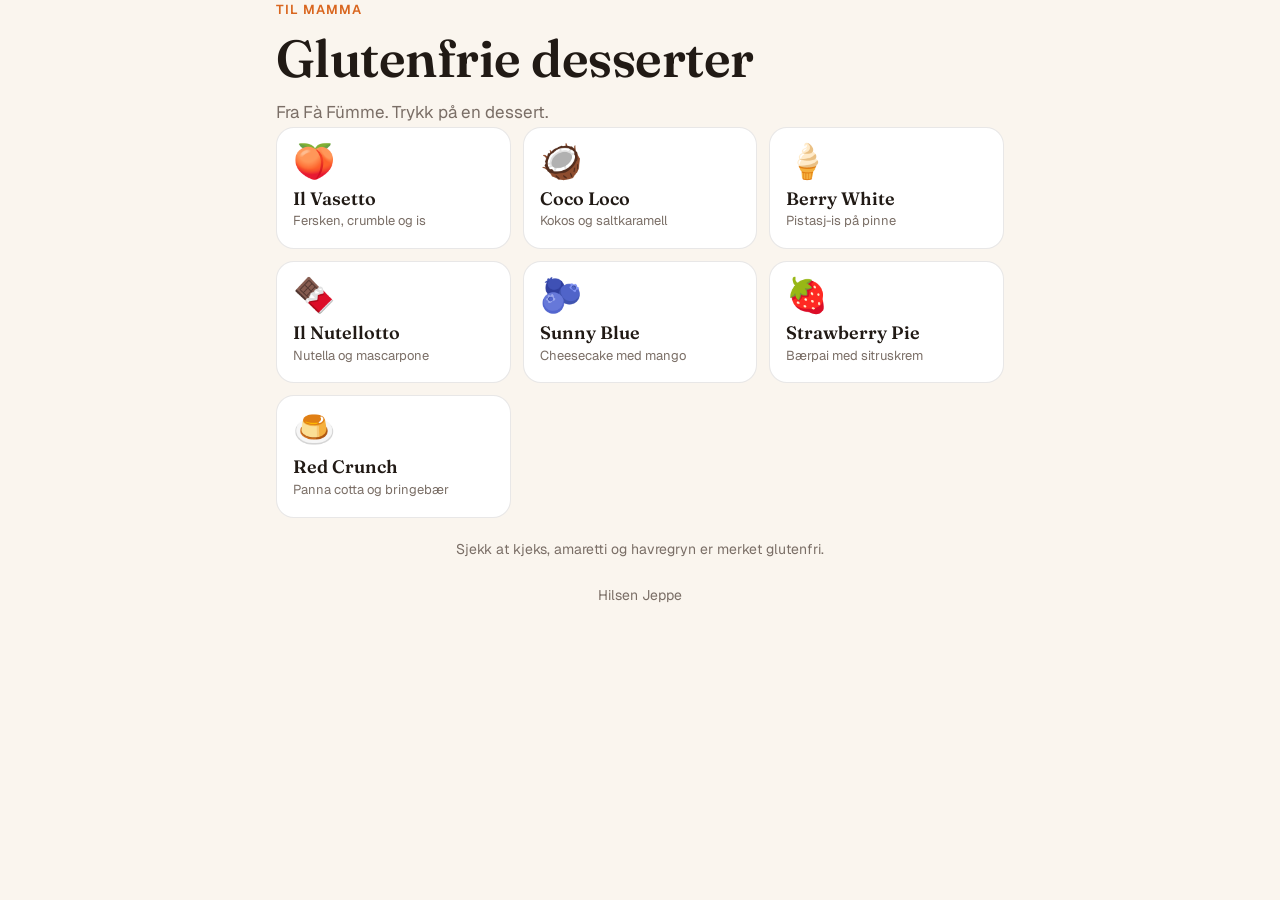
<file: mamma/index.html>
<!DOCTYPE html>
<html lang="no">
<head>
<meta charset="utf-8">
<meta name="viewport" content="width=device-width, initial-scale=1, viewport-fit=cover">
<title>Mammas desserter</title>
<meta name="description" content="Sju glutenfrie desserter inspirert av Fà Fümme, til å lage hjemme.">
<meta name="robots" content="noindex">
<meta name="theme-color" content="#FAF5EE" media="(prefers-color-scheme: light)">
<meta name="theme-color" content="#16120F" media="(prefers-color-scheme: dark)">
<link rel="icon" href="../vin/icon-192.png">
<link rel="apple-touch-icon" href="../vin/icon-180.png">
<link rel="preconnect" href="https://fonts.googleapis.com">
<link rel="preconnect" href="https://fonts.gstatic.com" crossorigin>
<link href="https://fonts.googleapis.com/css2?family=Fraunces:opsz,wght@9..144,400;9..144,600&family=Geist:wght@400;500;600&display=swap" rel="stylesheet">
<style>
:root{
  --bg:#FAF5EE; --card:#FFFFFF; --ink:#211A15; --muted:#7A6E66; --line:rgba(33,26,21,.10);
  --accent:#D9661F; --accent-soft:#FBE7D8; --chip:#F2EAE0;
  --serif:"Fraunces",Georgia,serif; --sans:"Geist",-apple-system,"Helvetica Neue",Arial,sans-serif;
  color-scheme:light;
}
@media (prefers-color-scheme: dark){:root:not([data-theme="light"]){
  --bg:#16120F; --card:#211B17; --ink:#F3ECE4; --muted:#A99D93; --line:rgba(243,236,228,.10);
  --accent:#F08A45; --accent-soft:#3A2618; --chip:#2B231E; color-scheme:dark;
}}
:root[data-theme="dark"]{
  --bg:#16120F; --card:#211B17; --ink:#F3ECE4; --muted:#A99D93; --line:rgba(243,236,228,.10);
  --accent:#F08A45; --accent-soft:#3A2618; --chip:#2B231E; color-scheme:dark;
}
*{box-sizing:border-box;margin:0;padding:0}
html{scroll-padding-top:16px}
body{background:var(--bg);color:var(--ink);font:16px/1.6 var(--sans);-webkit-font-smoothing:antialiased}
.wrap{max-width:760px;margin:0 auto;padding:0 16px}
header{padding:48px 0 24px}
.kicker{font-size:13px;letter-spacing:.08em;text-transform:uppercase;color:var(--accent);font-weight:600}
h1{font:600 clamp(34px,8vw,52px)/1.05 var(--serif);margin:10px 0 14px;letter-spacing:-.01em}
.lead{color:var(--muted);font-size:17px;max-width:56ch}
.grid{display:grid;grid-template-columns:1fr 1fr;gap:12px}
@media (min-width:620px){.grid{grid-template-columns:repeat(3,1fr)}}
.tile{display:flex;flex-direction:column;gap:2px;text-decoration:none;color:var(--ink);background:var(--card);border:1px solid var(--line);border-radius:18px;padding:16px;transition:transform .15s}
.tile:active{transform:scale(.97)}
.emo{font-size:34px;line-height:1;margin-bottom:8px}
.tile b{font:600 18px/1.2 var(--serif)}
.tile small{color:var(--muted);font-size:13px}
.note{margin:20px 0 0;color:var(--muted);font-size:14px;text-align:center}
article{display:none}
article:target{display:block}
body:has(article:target) .home{display:none}
.recipes{padding-top:8px}
.back{display:inline-block;margin-bottom:14px;color:var(--accent);text-decoration:none;font-weight:600;font-size:15px}
article{background:var(--card);border:1px solid var(--line);border-radius:20px;padding:24px 20px;margin:20px 0}
article h2{font:600 28px/1.15 var(--serif)}
.desc{color:var(--muted);margin:6px 0 12px}
.meta{display:flex;flex-wrap:wrap;gap:6px;margin-bottom:18px}
.meta span{font-size:13px;background:var(--chip);border-radius:999px;padding:4px 10px}
.meta .gf{background:var(--accent-soft);color:var(--accent);font-weight:600}
.cols{display:grid;gap:22px}
@media (min-width:680px){.cols{grid-template-columns:5fr 7fr}}
h3{font-size:13px;text-transform:uppercase;letter-spacing:.07em;color:var(--accent);margin:0 0 8px}
h4{font-size:15px;font-weight:600;margin:14px 0 4px}
h4:first-of-type{margin-top:0}
ul{list-style:none}
ul li{padding:5px 0;border-bottom:1px dashed var(--line);font-size:15px}
ul li:last-child{border-bottom:0}
ol{counter-reset:s;list-style:none}
ol li{counter-increment:s;position:relative;padding:0 0 12px 34px;font-size:15px}
ol li::before{content:counter(s);position:absolute;left:0;top:1px;width:23px;height:23px;border-radius:50%;background:var(--accent);color:#fff;font-size:12px;font-weight:600;display:grid;place-items:center}
.tip{margin-top:6px;font-size:14px;color:var(--muted);border-left:3px solid var(--accent);padding-left:10px}
footer{color:var(--muted);font-size:14px;text-align:center;padding:24px 0 56px}
@media print{nav{display:none}article{break-inside:avoid;border:0;padding:0}body{background:#fff}}
</style>
</head>
<body>
<div class="home">
<header class="wrap">
  <div class="kicker">Til mamma</div>
  <h1>Glutenfrie desserter</h1>
  <p class="lead">Fra Fà Fümme. Trykk på en dessert.</p>
</header>
<main class="wrap">
  <div class="grid">
    <a class="tile" href="#vasetto"><span class="emo">🍑</span><b>Il Vasetto</b><small>Fersken, crumble og is</small></a>
    <a class="tile" href="#cocoloco"><span class="emo">🥥</span><b>Coco Loco</b><small>Kokos og saltkaramell</small></a>
    <a class="tile" href="#berrywhite"><span class="emo">🍦</span><b>Berry White</b><small>Pistasj-is på pinne</small></a>
    <a class="tile" href="#nutellotto"><span class="emo">🍫</span><b>Il Nutellotto</b><small>Nutella og mascarpone</small></a>
    <a class="tile" href="#sunnyblue"><span class="emo">🫐</span><b>Sunny Blue</b><small>Cheesecake med mango</small></a>
    <a class="tile" href="#strawberry"><span class="emo">🍓</span><b>Strawberry Pie</b><small>Bærpai med sitruskrem</small></a>
    <a class="tile" href="#redcrunch"><span class="emo">🍮</span><b>Red Crunch</b><small>Panna cotta og bringebær</small></a>
  </div>
  <p class="note">Sjekk at kjeks, amaretti og havregryn er merket glutenfri.</p>
</main>
<footer>Hilsen Jeppe</footer>
</div>

<div class="wrap recipes">
  <!-- 1 -->
  <article id="vasetto">
    <a class="back" href="#">‹ Alle desserter</a>
    <h2>Il Vasetto</h2>
    <p class="desc">Karamelliserte fersken, crumble av valnøtter og amaretti, fløteis og kanel. Restaurantens bestselger.</p>
    <div class="meta"><span>4 glass</span><span>20 min</span><span class="gf">Glutenfri</span></div>
    <div class="cols">
      <div>
        <h3>Ingredienser</h3>
        <h4>Fersken</h4>
        <ul>
          <li>4 modne fersken (eller 1 boks fersken, avrent)</li>
          <li>40 g smør</li>
          <li>50 g brunt sukker</li>
          <li>1 ts kanel</li>
        </ul>
        <h4>Crumble</h4>
        <ul>
          <li>60 g valnøtter</li>
          <li>6 amaretti (glutenfrie)</li>
          <li>20 g smør, smeltet</li>
        </ul>
        <h4>Til servering</h4>
        <ul><li>4 kuler vaniljeis eller fløteis</li></ul>
      </div>
      <div>
        <h3>Slik gjør du</h3>
        <ol>
          <li>Skjær ferskenene i båter.</li>
          <li>Smelt smør og brunt sukker i en panne på middels varme til det bobler og blir karamellaktig, ca. 3 min.</li>
          <li>Legg i ferskenene og stek 4–5 min til de er myke og blanke. Rør inn kanelen.</li>
          <li>Grovhakk valnøttene og rist dem i en tørr panne i 3 min. Smuldre amarettiene og bland alt med det smeltede smøret.</li>
          <li>Bygg opp i glass: lune fersken i bunnen, så crumble, så en kule is. Dryss over litt kanel og server med en gang.</li>
        </ol>
      </div>
    </div>
  </article>

  <!-- 2 -->
  <article id="cocoloco">
    <a class="back" href="#">‹ Alle desserter</a>
    <h2>Coco Loco</h2>
    <p class="desc">Kokoskrem, saltkaramell, mandelcrumble og mørk sjokolade.</p>
    <div class="meta"><span>4 glass</span><span>30 min + 2 t i kjøleskap</span><span class="gf">Glutenfri</span></div>
    <div class="cols">
      <div>
        <h3>Ingredienser</h3>
        <h4>Kokoskrem</h4>
        <ul>
          <li>400 ml kokosmelk (den fete)</li>
          <li>3 ss sukker</li>
          <li>3 ss maisstivelse (Maizena)</li>
          <li>1 ss revet kokos</li>
        </ul>
        <h4>Saltkaramell</h4>
        <ul>
          <li>100 g sukker</li>
          <li>60 g smør</li>
          <li>80 ml kremfløte, varm</li>
          <li>½ ts flaksalt</li>
        </ul>
        <h4>Crumble og topp</h4>
        <ul>
          <li>50 g mandelmel</li>
          <li>30 g hakkede mandler</li>
          <li>30 g sukker</li>
          <li>30 g smør</li>
          <li>40 g mørk sjokolade, hakket</li>
        </ul>
      </div>
      <div>
        <h3>Slik gjør du</h3>
        <ol>
          <li>Rør maisstivelsen ut i en skvett kald kokosmelk. Varm resten av kokosmelken med sukkeret.</li>
          <li>Rør inn stivelsesblandingen og kok under omrøring i 2–3 min til kremen tykner. Rør inn revet kokos, fordel i glass og sett kaldt i minst 2 timer.</li>
          <li>Saltkaramell: smelt sukkeret tørt i en kjele på middels varme til det er gyllent. Rør inn smøret, så den varme fløten (det spruter). Kok 1 min, rør inn salt og la den bli lunken.</li>
          <li>Crumble: klem sammen mandelmel, mandler, sukker og smør, smuldre utover et brett og stek på 180 °C i 10–12 min til gyllent.</li>
          <li>Rett før servering: karamell over kokoskremen, så crumble og hakket sjokolade.</li>
        </ol>
      </div>
    </div>
  </article>

  <!-- 3 -->
  <article id="berrywhite">
    <a class="back" href="#">‹ Alle desserter</a>
    <h2>Berry White</h2>
    <p class="desc">Pistasj-semifreddo på pinne med sprø hvit sjokolade og bringebærsaus. Den andre bestselgeren.</p>
    <div class="meta"><span>6 stk</span><span>40 min + 6 t i fryseren</span><span class="gf">Glutenfri</span></div>
    <div class="cols">
      <div>
        <h3>Ingredienser</h3>
        <h4>Semifreddo</h4>
        <ul>
          <li>3 eggeplommer</li>
          <li>70 g sukker</li>
          <li>80 g pistasjpasta (eller 100 g usaltede pistasjnøtter, malt helt fint)</li>
          <li>250 ml kremfløte</li>
        </ul>
        <h4>Sprø hvit sjokolade</h4>
        <ul>
          <li>150 g hvit sjokolade</li>
          <li>30 g hakkede pistasjnøtter eller frysetørkede bringebær</li>
        </ul>
        <h4>Bringebærsaus</h4>
        <ul>
          <li>200 g bringebær (frosne går fint)</li>
          <li>30 g melis</li>
          <li>1 ts sitronsaft</li>
        </ul>
        <h4>Utstyr</h4>
        <ul><li>Silikonformer eller små begre, og ispinner</li></ul>
      </div>
      <div>
        <h3>Slik gjør du</h3>
        <ol>
          <li>Visp eggeplommer og sukker i en bolle over et vannbad med småkokende vann til blandingen er tykk, lys og varm, ca. 5 min. Ta av og visp til den er avkjølt.</li>
          <li>Rør inn pistasjpastaen.</li>
          <li>Pisk fløten til myk krem og vend den forsiktig inn i pistasjblandingen.</li>
          <li>Fyll formene, stikk i ispinner og frys i minst 6 timer.</li>
          <li>Bringebærsaus: kok bær og melis i 5 min, sil bort kjernene og rør inn sitronsaft. Avkjøl.</li>
          <li>Smelt den hvite sjokoladen forsiktig. Dypp de frosne semifreddoene, og dryss over nøtter eller bær mens sjokoladen ennå er myk. Den stivner på sekunder.</li>
          <li>Server på et speil av bringebærsaus.</li>
        </ol>
        <p class="tip">Kan lages flere dager i forveien. Dypp i sjokolade samme dag som du serverer.</p>
      </div>
    </div>
  </article>

  <!-- 4 -->
  <article id="nutellotto">
    <a class="back" href="#">‹ Alle desserter</a>
    <h2>Il Nutellotto</h2>
    <p class="desc">Sjokoladekjeks, mascarponekrem og Nutella i lag.</p>
    <div class="meta"><span>4 glass</span><span>15 min + 1 t i kjøleskap</span><span class="gf">Glutenfri med riktige kjeks</span></div>
    <div class="cols">
      <div>
        <h3>Ingredienser</h3>
        <ul>
          <li>120 g glutenfrie sjokoladekjeks (vanlige Pan di Stelle inneholder hvete)</li>
          <li>30 g smør, smeltet</li>
          <li>250 g mascarpone</li>
          <li>150 ml kremfløte</li>
          <li>40 g melis</li>
          <li>1 ts vaniljesukker</li>
          <li>150 g Nutella</li>
        </ul>
      </div>
      <div>
        <h3>Slik gjør du</h3>
        <ol>
          <li>Knus kjeksene. Bland to tredjedeler med smeltet smør og trykk ned i bunnen av glassene. Spar resten til toppen.</li>
          <li>Pisk mascarpone, fløte, melis og vaniljesukker til en fast krem.</li>
          <li>Varm Nutellaen lett (10 sek i mikro), så blir den lettere å legge i lag.</li>
          <li>Lag i glassene: krem, Nutella, krem.</li>
          <li>Strø over resten av kjeksene og sett kaldt i minst 1 time.</li>
        </ol>
      </div>
    </div>
  </article>

  <!-- 5 -->
  <article id="sunnyblue">
    <a class="back" href="#">‹ Alle desserter</a>
    <h2>Sunny Blue</h2>
    <p class="desc">Cheesecake i glass med mangosaus, blåbær og mynte. Ingen steking.</p>
    <div class="meta"><span>4 glass</span><span>20 min + 3 t i kjøleskap</span><span class="gf">Glutenfri</span></div>
    <div class="cols">
      <div>
        <h3>Ingredienser</h3>
        <h4>Bunn</h4>
        <ul>
          <li>100 g glutenfrie kjeks (digestive-type)</li>
          <li>40 g smør, smeltet</li>
        </ul>
        <h4>Krem</h4>
        <ul>
          <li>300 g Philadelphia naturell</li>
          <li>200 ml kremfløte</li>
          <li>60 g melis</li>
          <li>Revet skall og saft av ½ sitron</li>
        </ul>
        <h4>Mangosaus og topp</h4>
        <ul>
          <li>1 moden mango (eller 250 g frossen)</li>
          <li>1 ss sukker</li>
          <li>Saft av ½ lime</li>
          <li>100 g blåbær</li>
          <li>Noen mynteblader</li>
        </ul>
      </div>
      <div>
        <h3>Slik gjør du</h3>
        <ol>
          <li>Knus kjeksene, bland med smøret og trykk ned i bunnen av glassene.</li>
          <li>Rør Philadelphia, melis, sitronskall og sitronsaft glatt. Pisk fløten til krem og vend den inn.</li>
          <li>Fordel kremen over bunnene og sett kaldt i minst 3 timer.</li>
          <li>Kjør mango, sukker og limesaft glatt med en stavmikser.</li>
          <li>Rett før servering: mangosaus på toppen, så blåbær og mynte.</li>
        </ol>
      </div>
    </div>
  </article>

  <!-- 6 -->
  <article id="strawberry">
    <a class="back" href="#">‹ Alle desserter</a>
    <h2>The Strawberry Pie</h2>
    <p class="desc">Sprø mørdeig, sitruskrem, skogsbær og basilikum.</p>
    <div class="meta"><span>1 pai (22 cm) eller 6 små</span><span>1 t 15 min + avkjøling</span><span class="gf">Glutenfri</span></div>
    <div class="cols">
      <div>
        <h3>Ingredienser</h3>
        <h4>Glutenfri mørdeig</h4>
        <ul>
          <li>150 g glutenfri melblanding (f.eks. Toro eller Semper)</li>
          <li>50 g mandelmel</li>
          <li>70 g melis</li>
          <li>Klype salt</li>
          <li>100 g kaldt smør i terninger</li>
          <li>1 egg</li>
        </ul>
        <h4>Sitruskrem</h4>
        <ul>
          <li>400 ml melk</li>
          <li>Revet skall av 1 sitron og 1 appelsin</li>
          <li>3 eggeplommer</li>
          <li>70 g sukker</li>
          <li>25 g maisstivelse</li>
        </ul>
        <h4>Topp</h4>
        <ul>
          <li>300 g jordbær</li>
          <li>150 g blåbær og/eller bringebær</li>
          <li>Små basilikumblader</li>
          <li>Melis til dryss</li>
        </ul>
      </div>
      <div>
        <h3>Slik gjør du</h3>
        <ol>
          <li>Kjør mel, mandelmel, melis, salt og smør til grove smuler. Tilsett egget og klem raskt sammen til en deig. Pakk inn og kjøl i 30 min.</li>
          <li>Kjevle ut mellom to ark bakepapir (glutenfri deig er skjør). Legg i formen, lapp sammen eventuelle sprekker og prikk bunnen med en gaffel.</li>
          <li>Stek på 175 °C i 10 min med bakepapir og tørre bønner oppå, fjern dem og stek 8–10 min til, til bunnen er gyllen. Avkjøl helt.</li>
          <li>Sitruskrem: varm melk med sitrus- og appelsinskall. Visp eggeplommer, sukker og maisstivelse, og spe med den varme melken mens du visper.</li>
          <li>Hell alt tilbake i kjelen og kok under omrøring i 1–2 min til kremen er tykk. Legg plastfolie rett på overflaten og avkjøl.</li>
          <li>Fyll paibunnen med kremen, legg bærene tett på toppen og pynt med basilikum og litt melis.</li>
        </ol>
        <p class="tip">Fyll paien maks et par timer før servering, så holder bunnen seg sprø.</p>
      </div>
    </div>
  </article>

  <!-- 7 -->
  <article id="redcrunch">
    <a class="back" href="#">‹ Alle desserter</a>
    <h2>The Red Crunch</h2>
    <p class="desc">Panna cotta med bringebærsaus, bærcrumble og sprø karamell.</p>
    <div class="meta"><span>4 glass</span><span>40 min + 4 t i kjøleskap</span><span class="gf">Glutenfri</span></div>
    <div class="cols">
      <div>
        <h3>Ingredienser</h3>
        <h4>Panna cotta</h4>
        <ul>
          <li>400 ml kremfløte</li>
          <li>100 ml melk</li>
          <li>60 g sukker</li>
          <li>1 ts vaniljeekstrakt</li>
          <li>3 plater gelatin</li>
        </ul>
        <h4>Bringebærsaus</h4>
        <ul>
          <li>200 g bringebær</li>
          <li>30 g melis</li>
          <li>1 ts sitronsaft</li>
        </ul>
        <h4>Bærcrumble</h4>
        <ul>
          <li>50 g mandelmel</li>
          <li>30 g glutenfrie havregryn</li>
          <li>30 g sukker</li>
          <li>30 g smør</li>
          <li>1 ss frysetørkede bringebær (valgfritt)</li>
        </ul>
        <h4>Sprø karamell</h4>
        <ul><li>80 g sukker</li></ul>
      </div>
      <div>
        <h3>Slik gjør du</h3>
        <ol>
          <li>Legg gelatinen i kaldt vann i 5 min.</li>
          <li>Varm fløte, melk, sukker og vanilje til det nesten koker. Ta kjelen av platen, klem vannet ut av gelatinen og rør den inn til den er smeltet.</li>
          <li>Fordel i glass og sett kaldt i minst 4 timer.</li>
          <li>Bringebærsaus: kok bær og melis i 5 min, sil og rør inn sitronsaft. Avkjøl.</li>
          <li>Crumble: klem sammen mandelmel, havregryn, sukker og smør, smuldre utover et brett og stek på 180 °C i 10–12 min. Bland inn de frysetørkede bringebærene når den er avkjølt.</li>
          <li>Sprø karamell: smelt sukkeret tørt i en kjele til det er gyllent, hell det tynt ut på bakepapir og la det stivne. Knus i biter.</li>
          <li>Rett før servering: saus over panna cottaen, så crumble og karamellbiter (karamellen blir myk hvis den står lenge).</li>
        </ol>
      </div>
    </div>
  </article>
</div>
</body>
</html>
</file>
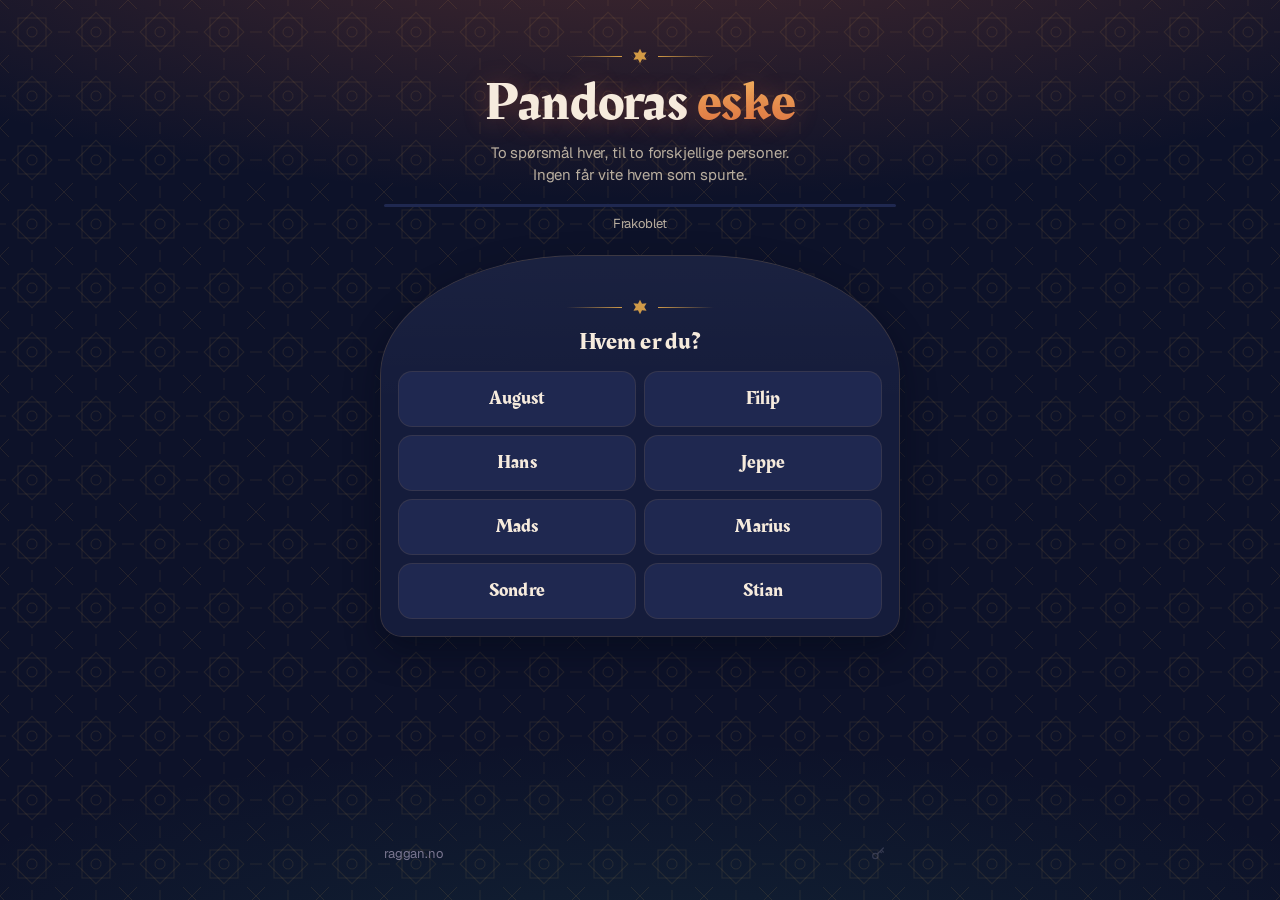
<file: pandoras/index.html>
<!DOCTYPE html>
<html lang="no">
<head>
<meta charset="utf-8">
<meta name="viewport" content="width=device-width, initial-scale=1, viewport-fit=cover">
<title>Pandoras eske</title>
<meta name="robots" content="noindex, nofollow">
<meta name="description" content="Legg to anonyme spørsmål i Pandoras eske.">
<meta name="theme-color" content="#0C0A0E">
<meta name="apple-mobile-web-app-capable" content="yes">
<meta name="apple-mobile-web-app-title" content="Pandoras eske">
<meta name="apple-mobile-web-app-status-bar-style" content="black-translucent">
<link rel="icon" href="data:image/svg+xml,%3Csvg xmlns='http://www.w3.org/2000/svg' viewBox='0 0 64 64'%3E%3Crect width='64' height='64' rx='14' fill='%230C0A0E'/%3E%3Cpath d='M14 30h36v20a4 4 0 0 1-4 4H18a4 4 0 0 1-4-4z' fill='%23E0B562'/%3E%3Cpath d='M12 22l38-8 2 9-38 8z' fill='%23E0B562' opacity='.75'/%3E%3C/svg%3E">
<link rel="preconnect" href="https://fonts.googleapis.com">
<link rel="preconnect" href="https://fonts.gstatic.com" crossorigin>
<link href="https://fonts.googleapis.com/css2?family=Rakkas&family=Amiri:ital,wght@0,400;0,700;1,400&family=Geist:wght@400;500;600&display=swap" rel="stylesheet">
<style>
:root{
  --bg:#0D1229; --surface:#151C3B; --surface2:#1F2850; --press:#2A3462;
  --line:rgba(240,176,74,.16); --ink:#F6EBDD; --muted:#B9AE9F; --faint:#7A7690;
  --gold:#F0B04A; --gold-ink:#2A1404; --gold-soft:rgba(240,176,74,.14); --danger:#F08A6E;
  --terra:#D9653B; --mint:#3FB59A;
  --display:"Rakkas",Georgia,serif;
  --zellige:url("data:image/svg+xml,%3Csvg xmlns='http://www.w3.org/2000/svg' width='64' height='64' viewBox='0 0 64 64'%3E%3Cg fill='none' stroke='%23F0B04A' stroke-opacity='.10' stroke-width='1'%3E%3Crect x='18' y='18' width='28' height='28'/%3E%3Crect x='18' y='18' width='28' height='28' transform='rotate(45 32 32)'/%3E%3Ccircle cx='32' cy='32' r='5'/%3E%3Cpath d='M0 32h6M58 32h6M32 0v6M32 58v6M0 0l9 9M64 0l-9 9M0 64l9-9M64 64l-9-9'/%3E%3C/g%3E%3C/svg%3E");
  --sans:"Geist",-apple-system,"Segoe UI","Helvetica Neue",Arial,sans-serif;
  --serif:"Amiri",Georgia,"Times New Roman",serif;
  --ease:cubic-bezier(0.23,1,0.32,1);
  color-scheme:dark;
}
*,*::before,*::after{box-sizing:border-box}
html{-webkit-text-size-adjust:100%;background:var(--bg)}
body{margin:0;min-height:100dvh;color:var(--ink);font:400 16px/1.45 var(--sans);letter-spacing:-.01em;-webkit-font-smoothing:antialiased;-webkit-tap-highlight-color:transparent;
  background:radial-gradient(120% 55% at 50% -12%,rgba(217,101,59,.30),rgba(217,101,59,0) 62%) no-repeat,radial-gradient(90% 40% at 50% 110%,rgba(63,181,154,.10),transparent 70%) no-repeat,var(--zellige),var(--bg);background-attachment:scroll,scroll,fixed,scroll}
button,input,textarea{font:inherit;color:inherit;letter-spacing:inherit}
button{cursor:pointer;border:0;background:none;padding:0}
button:disabled{cursor:default}
:focus-visible{outline:2px solid var(--gold);outline-offset:2px}
[hidden]{display:none!important}

.wrap{width:100%;max-width:560px;margin:0 auto;display:flex;flex-direction:column;gap:22px;min-height:100dvh;
  padding:calc(env(safe-area-inset-top,0px) + 48px) calc(env(safe-area-inset-right,0px) + 20px) calc(env(safe-area-inset-bottom,0px) + 28px) calc(env(safe-area-inset-left,0px) + 20px)}
.hero{display:flex;flex-direction:column;gap:12px;padding:0 4px}
h1{margin:0;font:400 54px/1 var(--display);letter-spacing:.005em;text-shadow:0 2px 24px rgba(217,101,59,.35)}
h1 em{font-style:normal;background:linear-gradient(180deg,#F7C66A,#D9653B);-webkit-background-clip:text;background-clip:text;color:transparent}
.orn{display:flex;align-items:center;justify-content:center;width:100%;gap:10px;color:var(--gold);opacity:.85}
.orn::before,.orn::after{content:"";height:1px;flex:1;max-width:56px;background:linear-gradient(90deg,transparent,var(--gold))}
.orn::after{transform:scaleX(-1)}
.orn svg{width:16px;height:16px;fill:currentColor}
.hero{align-items:center;text-align:center}
.hero .lead{margin:0 auto}
.hero .progress{width:100%}
.hero .ptxt{text-align:center}
.lead{margin:0;color:var(--muted);font-size:15px;max-width:34ch}
.progress{display:flex;flex-direction:column;gap:8px;margin-top:6px}
.bar{height:3px;border-radius:3px;background:var(--surface2);overflow:hidden}
.bar i{display:block;height:100%;width:0;background:linear-gradient(90deg,var(--terra),var(--gold));border-radius:3px;transition:width 600ms var(--ease)}
.ptxt{font-size:13px;color:var(--muted);font-variant-numeric:tabular-nums}
.ptxt b{color:var(--ink);font-weight:500}

.card{background:linear-gradient(180deg,rgba(255,255,255,.025),transparent 40%),var(--surface);border-radius:22px;box-shadow:inset 0 0 0 1px var(--line),0 14px 34px rgba(3,6,20,.45)}
.label{font-size:13px;font-weight:500;color:var(--muted);margin:0}
h2{margin:0;font:400 24px/1.15 var(--display);letter-spacing:.005em}

/* Velg navn */
.pick{padding:44px 18px 18px;border-radius:200px 200px 22px 22px / 120px 120px 22px 22px;text-align:center;display:flex;flex-direction:column;gap:14px}
.names{display:grid;grid-template-columns:repeat(2,minmax(0,1fr));gap:8px}
.name{height:56px;border-radius:14px;background:var(--surface2);box-shadow:inset 0 0 0 1px rgba(240,176,74,.10);font:400 19px/1 var(--display);letter-spacing:.01em;transition:background-color 140ms ease,transform 120ms var(--ease)}
.name:active{transform:scale(.97);background:var(--press)}
@media (hover:hover) and (pointer:fine){.name:hover{background:var(--press)}}

/* Skriv */
.me{display:flex;align-items:baseline;justify-content:space-between;gap:12px;padding:0 4px}
.me h2{font-size:26px}
.link{font-size:14px;color:var(--muted);text-decoration:underline;text-underline-offset:3px;text-decoration-color:var(--faint)}
.sent{list-style:none;margin:0;padding:0;display:flex;flex-direction:column;gap:8px}
.sq{padding:14px 14px 14px 16px;display:flex;gap:12px;align-items:flex-start}
.sq .body{flex:1;min-width:0;display:flex;flex-direction:column;gap:4px}
.sq .to{font-size:12px;font-weight:600;color:var(--gold);letter-spacing:.06em;text-transform:uppercase}
.sq .q{font:400 18px/1.35 var(--serif);overflow-wrap:anywhere}
.sq.other .q{color:var(--muted);font-size:14px}
.sq.enter{animation:rise 380ms var(--ease) both}
.undo{flex:none;font-size:13px;font-weight:500;color:var(--muted);padding:6px 10px;border-radius:10px;background:var(--surface2);transition:background-color 140ms ease,color 140ms ease}
.undo.arm{color:var(--danger);background:rgba(231,123,103,.12)}
.tag{flex:none;font-size:12px;color:var(--faint);padding:6px 0}

.form{padding:18px;display:flex;flex-direction:column;gap:16px}
.formhead{display:flex;justify-content:space-between;align-items:baseline}
.step{font-size:12px;color:var(--faint);font-variant-numeric:tabular-nums}
.field{display:flex;flex-direction:column;gap:8px}
.chips{display:flex;flex-wrap:wrap;gap:6px}
.chip{padding:8px 14px;border-radius:999px;background:var(--surface2);font-size:15px;font-weight:500;transition:background-color 140ms ease,color 140ms ease,transform 120ms var(--ease)}
.chip:active:not(:disabled){transform:scale(.95)}
.chip[aria-pressed="true"]{background:linear-gradient(180deg,#F7C66A,var(--gold));color:var(--gold-ink);box-shadow:0 4px 14px rgba(240,176,74,.25)}
.chip:disabled{opacity:.35;text-decoration:line-through}
textarea{width:100%;min-height:110px;resize:vertical;border:0;border-radius:14px;background:var(--surface2);padding:12px 14px;font:400 19px/1.4 var(--serif);outline:none;box-shadow:inset 0 0 0 1px transparent;transition:box-shadow 140ms ease}
textarea:focus-visible{outline:none}
textarea:focus{box-shadow:inset 0 0 0 1.5px var(--gold)}
textarea::placeholder{color:var(--faint)}
.count{align-self:flex-end;font-size:12px;color:var(--faint);font-variant-numeric:tabular-nums;margin-top:-4px}
.btn{height:54px;border-radius:14px;background:linear-gradient(180deg,#F7C66A,var(--gold) 45%,#E08A3C);color:var(--gold-ink);font-weight:600;font-size:16px;box-shadow:0 8px 22px rgba(217,101,59,.28),inset 0 1px 0 rgba(255,255,255,.35);transition:opacity 140ms ease,transform 120ms var(--ease)}
.btn:active:not(:disabled){transform:scale(.98)}
.btn:disabled{opacity:.35}
.btn.ghost{background:var(--surface2);color:var(--ink);box-shadow:inset 0 0 0 1px var(--line)}
.done{padding:40px 20px 26px;border-radius:200px 200px 22px 22px / 110px 110px 22px 22px;text-align:center;display:flex;flex-direction:column;gap:8px;align-items:center}
.done h2{font-size:26px}
.done p{margin:0;color:var(--muted);font-size:15px;max-width:30ch}
.bonusbtn{margin-top:8px;font-size:14px;font-weight:500;color:var(--gold);padding:10px 14px;border-radius:12px;background:var(--gold-soft);box-shadow:inset 0 0 0 1px rgba(240,176,74,.25);line-height:1.3}
.bonustag{font-size:12px;font-weight:600;letter-spacing:.08em;text-transform:uppercase;color:var(--gold);background:var(--gold-soft);padding:5px 10px;border-radius:999px;box-shadow:inset 0 0 0 1px rgba(240,176,74,.3)}
.aq .bonustag{font-size:10px;padding:3px 7px;margin-right:6px;vertical-align:2px}
.missing{padding:18px;display:flex;flex-direction:column;gap:12px;margin-top:6px}
.missing h2{font-size:20px}
.mlist{display:flex;flex-wrap:wrap;gap:6px}
.mchip{display:inline-flex;align-items:baseline;gap:6px;padding:7px 12px;border-radius:999px;background:var(--surface2);box-shadow:inset 0 0 0 1px rgba(217,101,59,.25);font-size:15px;font-weight:500}
.mchip small{font-size:12px;color:var(--muted);font-variant-numeric:tabular-nums}
.mdone{margin:0;color:var(--muted);font-size:15px}
.note{margin:0;font-size:13px;color:var(--muted);padding:0 4px}

.banner{padding:14px 16px;border-radius:16px;background:rgba(231,123,103,.12);color:#F4C2B7;font-size:14px}

.foot{margin-top:auto;display:flex;justify-content:space-between;align-items:center;padding:8px 4px 0;font-size:13px;color:var(--faint)}
.foot a{color:var(--faint);text-decoration:none}
.key{width:36px;height:36px;display:grid;place-items:center;border-radius:10px;color:var(--faint);opacity:.35;transition:opacity 160ms ease}
.key:active,.key:focus-visible{opacity:.9}
@media (hover:hover){.key:hover{opacity:.8}}
.key svg{width:16px;height:16px;fill:none;stroke:currentColor;stroke-width:1.8;stroke-linecap:round;stroke-linejoin:round}

/* Passord-ark */
.scrim{position:fixed;inset:0;background:rgba(5,4,6,.6);backdrop-filter:blur(6px);-webkit-backdrop-filter:blur(6px);display:flex;align-items:flex-end;justify-content:center;z-index:20;animation:fade 200ms ease both}
.sheet{width:100%;max-width:560px;background:var(--surface);border-radius:24px 24px 0 0;padding:22px 20px calc(env(safe-area-inset-bottom,0px) + 22px);display:flex;flex-direction:column;gap:14px;animation:up 320ms var(--ease) both}
@media (min-width:600px){.scrim{align-items:center}.sheet{border-radius:24px}}
.sheet input{height:52px;border:0;border-radius:14px;background:var(--surface2);padding:0 16px;font-size:17px;outline:none;box-shadow:inset 0 0 0 1px transparent}
.sheet input:focus{box-shadow:inset 0 0 0 1.5px var(--gold)}
.sheet .err{margin:0;color:var(--danger);font-size:14px;min-height:20px}
.row{display:flex;gap:8px}.row>*{flex:1}

/* Opplesning */
.top{display:flex;justify-content:space-between;align-items:center;padding:0 4px}
.top h1{font-size:40px}
.closebtn{font-size:14px;color:var(--muted);padding:8px 12px;border-radius:10px;background:var(--surface2)}
.filters{display:flex;gap:6px;overflow-x:auto;padding:2px 4px 4px;margin:0 -4px;scrollbar-width:none}
.filters::-webkit-scrollbar{display:none}
.filters .chip{flex:none;font-size:14px;padding:7px 12px}
.filters .chip:disabled{text-decoration:none;opacity:.3}
.filters .chip small{font-size:12px;opacity:.7;margin-left:4px;font-variant-numeric:tabular-nums}
.stage{min-height:340px;padding:64px 24px 30px;text-align:center;align-items:center;border-radius:260px 260px 24px 24px / 170px 170px 24px 24px;display:flex;flex-direction:column;justify-content:center;gap:18px;position:relative;overflow:hidden}
.stage::before{content:"";position:absolute;inset:0;background:radial-gradient(60% 45% at 50% 0%,rgba(217,101,59,.22),transparent),var(--zellige);background-size:auto,48px 48px;pointer-events:none;-webkit-mask:linear-gradient(180deg,#000,transparent 75%);mask:linear-gradient(180deg,#000,transparent 75%)}
.stage::after{content:"";position:absolute;inset:8px;border-radius:252px 252px 18px 18px / 164px 164px 18px 18px;box-shadow:inset 0 0 0 1px rgba(240,176,74,.22);pointer-events:none}
.reader{display:flex;align-items:center;gap:8px;padding:6px 6px 6px 14px;border-radius:999px;background:rgba(63,181,154,.12);box-shadow:inset 0 0 0 1px rgba(63,181,154,.3);font-size:14px;color:var(--muted)}
.reader b{font:400 18px/1 var(--display);color:var(--ink);font-weight:400}
.reroll{width:28px;height:28px;border-radius:50%;display:grid;place-items:center;color:var(--mint);background:rgba(63,181,154,.14);font-size:15px;transition:transform 300ms var(--ease)}
.reroll:active{transform:rotate(-180deg)}
.stage .to{font-size:13px;font-weight:500;color:var(--muted);letter-spacing:.06em;text-transform:uppercase}
.stage .who{font:400 48px/1 var(--display);color:var(--gold);margin-top:6px;text-shadow:0 2px 20px rgba(240,176,74,.3)}
.stage .q{font:400 29px/1.3 var(--serif);max-width:22ch;overflow-wrap:anywhere}
.stage .empty{color:var(--muted);text-align:center;font:400 20px/1.4 var(--serif)}
.stage .anim{display:flex;flex-direction:column;gap:18px;position:relative;align-items:center}
.stage .anim.in{animation:reveal 520ms var(--ease) both}
.left{font-size:14px;color:var(--muted);text-align:center;font-variant-numeric:tabular-nums}
.toggle{align-self:center;font-size:14px;color:var(--muted);padding:8px 12px;text-decoration:underline;text-underline-offset:3px;text-decoration-color:var(--faint)}
.group{display:flex;flex-direction:column;gap:6px}
.group h3{margin:6px 4px 2px;font:400 20px/1.2 var(--display);color:var(--gold)}
.aq{padding:12px 12px 12px 16px;display:flex;gap:10px;align-items:flex-start}
.aq .q{flex:1;min-width:0;font:400 17px/1.35 var(--serif);overflow-wrap:anywhere}
.aq.read .q{color:var(--faint)}
.aq .acts{flex:none;display:flex;gap:6px}
.mini{font-size:12px;font-weight:500;color:var(--muted);padding:6px 9px;border-radius:9px;background:var(--surface2)}
.mini.arm{color:var(--danger);background:rgba(231,123,103,.12)}
.danger{color:var(--danger)}

.toast{position:fixed;left:50%;bottom:calc(env(safe-area-inset-bottom,0px) + 24px);transform:translate(-50%,20px);opacity:0;pointer-events:none;background:rgba(40,35,46,.96);color:var(--ink);padding:11px 16px;border-radius:14px;font-size:14px;box-shadow:0 10px 30px rgba(0,0,0,.4);transition:opacity 200ms ease,transform 300ms var(--ease);z-index:30;max-width:calc(100% - 40px);text-align:center}
.toast.show{opacity:1;transform:translate(-50%,0)}

@keyframes rise{from{opacity:0;transform:translateY(8px)}}
@keyframes reveal{from{opacity:0;transform:translateY(14px) scale(.98);filter:blur(6px)}}
@keyframes fade{from{opacity:0}}
@keyframes up{from{transform:translateY(40px);opacity:0}}
@media (prefers-reduced-motion:reduce){*,*::before,*::after{animation:none!important;transition:none!important}}
</style>
</head>
<body>

<!-- Innsamling -->
<main class="wrap" id="main">
  <header class="hero">
    <div class="orn"><svg viewBox="0 0 24 24" aria-hidden="true"><path d="M12 1l3 6.2 6.8-1-3.4 5.8 3.4 5.8-6.8-1L12 23l-3-6.2-6.8 1 3.4-5.8L2.2 6.2l6.8 1z"/></svg></div>
    <h1>Pandoras <em>eske</em></h1>
    <p class="lead">To spørsmål hver, til to forskjellige personer. Ingen får vite hvem som spurte.</p>
    <div class="progress" aria-live="polite">
      <div class="bar"><i id="pbar"></i></div>
      <span class="ptxt" id="ptxt">&nbsp;</span>
    </div>
  </header>

  <div class="banner" id="banner" hidden></div>

  <section class="card pick" id="pick" hidden>
    <div class="orn" style="justify-content:center"><svg viewBox="0 0 24 24" aria-hidden="true"><path d="M12 1l3 6.2 6.8-1-3.4 5.8 3.4 5.8-6.8-1L12 23l-3-6.2-6.8 1 3.4-5.8L2.2 6.2l6.8 1z"/></svg></div>
    <h2>Hvem er du?</h2>
    <div class="names" id="names"></div>
  </section>

  <section id="write" hidden style="display:flex;flex-direction:column;gap:14px">
    <div class="me">
      <h2 id="hello"></h2>
      <button type="button" class="link" id="swap">Ikke deg? Bytt</button>
    </div>
    <ul class="sent" id="sent"></ul>
    <p class="note" id="othernote" hidden></p>

    <form class="card form" id="form" hidden autocomplete="off">
      <div class="formhead"><h2 id="formtitle">Nytt spørsmål</h2><span class="step" id="step"></span></div>
      <div class="field">
        <p class="label">Hvem er spørsmålet til?</p>
        <div class="chips" id="to" role="group" aria-label="Mottaker"></div>
      </div>
      <div class="field">
        <label class="label" for="q">Spørsmålet</label>
        <textarea id="q" maxlength="500" placeholder="Skriv spørsmålet her …"></textarea>
        <span class="count" id="qcount">0 / 500</span>
      </div>
      <button type="submit" class="btn" id="send" disabled>Legg i esken</button>
      <button type="button" class="link" id="bonuscancel" hidden style="align-self:center">Avbryt bonusspørsmål</button>
    </form>

    <div class="card done" id="done" hidden>
      <h2>Esken er låst</h2>
      <p id="donetxt">Begge spørsmålene dine ligger i esken. Du kan angre så lenge de ikke er lest opp.</p>
      <button type="button" class="bonusbtn" id="bonusbtn">✦ Har du et som er veldig bra? Legg til et bonusspørsmål</button>
    </div>
  </section>

  <section class="card missing" id="missing" hidden>
    <h2 id="missingtitle">Mangler fortsatt</h2>
    <div class="mlist" id="mlist"></div>
  </section>

  <footer class="foot">
    <a href="/">raggan.no</a>
    <button type="button" class="key" id="keybtn" aria-label="Åpne esken">
      <svg viewBox="0 0 24 24"><circle cx="8" cy="15" r="4"/><path d="M11 12l9-9M17 6l3 3M15 8l2 2"/></svg>
    </button>
  </footer>
</main>

<!-- Opplesning -->
<main class="wrap" id="reader" hidden>
  <div class="top">
    <h1>Esken er <em>åpen</em></h1>
    <button type="button" class="closebtn" id="lock">Lukk</button>
  </div>
  <div class="filters" id="filters" aria-label="Trekk for"></div>
  <section class="card stage" id="stage" aria-live="polite"></section>
  <div class="row">
    <button type="button" class="btn ghost" id="putback" hidden>Legg tilbake</button>
    <button type="button" class="btn" id="draw">Trekk et spørsmål</button>
  </div>
  <p class="left" id="left"></p>
  <button type="button" class="toggle" id="showall">Vis alle spørsmål</button>
  <section id="all" hidden style="display:flex;flex-direction:column;gap:14px"></section>
</main>

<div class="scrim" id="pwscrim" hidden>
  <form class="sheet" id="pwform" autocomplete="off">
    <h2>Åpne esken</h2>
    <input id="pw" type="password" placeholder="Passord" autocapitalize="off" autocorrect="off" spellcheck="false" enterkeyhint="go">
    <p class="err" id="pwerr"></p>
    <div class="row">
      <button type="button" class="btn ghost" id="pwcancel">Avbryt</button>
      <button type="submit" class="btn" id="pwgo">Åpne</button>
    </div>
  </form>
</div>

<div class="toast" id="toast" role="status" aria-live="polite"></div>

<script>
(() => {
  const API = "https://qcxxtvzarpxstlmyguqi.supabase.co/rest/v1/rpc/";
  const KEY = "sb_publishable_5m5Hsz9YfHSPK1MZhsXiHA_GjlwYQrW";
  const NAMES = ["August","Filip","Hans","Jeppe","Mads","Marius","Sondre","Stian"];
  const MAX = 2;
  const BONUS = 3;
  let bonusOpen = false;
  const MSG = {
    maks: "Du har allerede lagt alle spørsmålene dine i esken.",
    samme_mottaker: "Du har allerede spurt den personen. Velg en annen.",
    seg_selv: "Du kan ikke spørre deg selv.",
    ukjent_navn: "Ukjent navn.",
    for_kort: "Skriv litt mer, minst 3 tegn.",
    for_langt: "Maks 500 tegn.",
    ikke_funnet: "Fant ikke spørsmålet. Kanskje det allerede er lest opp?",
    feil_passord: "Feil passord.",
  };

  const $ = id => document.getElementById(id);
  const esc = s => String(s ?? "").replace(/[&<>"']/g, c => ({"&":"&amp;","<":"&lt;",">":"&gt;",'"':"&quot;","'":"&#39;"}[c]));

  // ---------- lagring (tåler privat modus) ----------
  const mem = {};
  const store = {
    get(k, s = localStorage) { try { return s.getItem(k); } catch { return mem[k] ?? null; } },
    set(k, v, s = localStorage) { mem[k] = v; try { s.setItem(k, v); } catch {} },
    del(k, s = localStorage) { delete mem[k]; try { s.removeItem(k); } catch {} },
  };
  const ss = (() => { try { return sessionStorage; } catch { return undefined; } })();

  let device = store.get("pandoras.enhet");
  if (!device) {
    device = (crypto.randomUUID ? crypto.randomUUID() : Array.from(crypto.getRandomValues(new Uint8Array(16)), b => b.toString(16).padStart(2, "0")).join(""));
    store.set("pandoras.enhet", device);
  }

  // ---------- API ----------
  async function rpc(fn, args = {}) {
    let r;
    try {
      r = await fetch(API + fn, { method: "POST", headers: { apikey: KEY, "Content-Type": "application/json" }, body: JSON.stringify(args) });
    } catch { const e = new Error("Fikk ikke kontakt. Sjekk nettet og prøv igjen."); e.net = true; throw e; }
    const txt = await r.text();
    let body = null; try { body = txt ? JSON.parse(txt) : null; } catch {}
    if (!r.ok) {
      const key = body && body.message;
      const e = new Error(MSG[key] || "Noe gikk galt. Prøv igjen.");
      e.key = key; e.code = body && body.code;
      if (e.code === "PGRST202" || e.code === "42883" || r.status === 404) showBanner("<b>Databasen er ikke satt opp ennå.</b> Kjør SQL-en i Supabase, så virker siden.");
      throw e;
    }
    return body;
  }

  let toastT;
  function toast(msg) {
    const t = $("toast"); t.textContent = msg; t.classList.add("show");
    clearTimeout(toastT); toastT = setTimeout(() => t.classList.remove("show"), 2600);
  }
  function showBanner(html) { const b = $("banner"); b.innerHTML = html; b.hidden = false; }

  // Knapp som må trykkes to ganger (slett/angre)
  function armed(btn, label, armedLabel, action) {
    btn.addEventListener("click", async () => {
      if (!btn.classList.contains("arm")) {
        btn.classList.add("arm"); btn.textContent = armedLabel;
        btn._t = setTimeout(() => { btn.classList.remove("arm"); btn.textContent = label; }, 3000);
        return;
      }
      clearTimeout(btn._t); btn.disabled = true;
      try { await action(); } catch (e) { toast(e.message); btn.disabled = false; btn.classList.remove("arm"); btn.textContent = label; }
    });
  }

  // ---------- fremdrift ----------
  async function loadStatus() {
    try {
      const s = await rpc("pandoras_status");
      const total = NAMES.length * MAX;
      $("pbar").style.width = Math.min(100, (s.sporsmal / total) * 100) + "%";
      const vanlige = s.sporsmal - (s.bonus || 0);
      $("pbar").style.width = Math.min(100, (vanlige / total) * 100) + "%";
      renderMissing(s.mangler);
      $("ptxt").innerHTML = `<b>${s.ferdige} av ${NAMES.length}</b> har levert · ${vanlige} av ${total} spørsmål i esken` + (s.bonus ? ` · ${s.bonus} bonus` : "");
    } catch (e) { if (e.net) $("ptxt").textContent = "Frakoblet"; }
  }

  function renderMissing(list) {
    const box = $("missing");
    if (!Array.isArray(list)) { box.hidden = true; return; }
    box.hidden = false;
    if (!list.length) {
      $("missingtitle").textContent = "Alle har levert";
      $("mlist").innerHTML = `<p class="mdone">✦ Esken er full. Bonusspørsmål kan fortsatt legges til.</p>`;
      return;
    }
    $("missingtitle").textContent = "Mangler fortsatt";
    $("mlist").innerHTML = list.map(m => `<span class="mchip">${esc(m.navn)}<small>${m.antall}/2</small></span>`).join("");
  }

  // ---------- innsamling ----------
  let me = store.get("pandoras.navn");
  if (me && !NAMES.includes(me)) me = null;
  let mine = [];
  let target = null;
  const fresh = new Set();

  function renderNames() {
    $("names").innerHTML = NAMES.map(n => `<button type="button" class="name" data-n="${esc(n)}">${esc(n)}</button>`).join("");
  }
  $("names").addEventListener("click", e => {
    const b = e.target.closest(".name"); if (!b) return;
    me = b.dataset.n; store.set("pandoras.navn", me); bonusOpen = false;
    mine = []; target = null; $("q").value = ""; updateCount();
    show(); loadMine();
  });
  $("bonusbtn").addEventListener("click", () => { bonusOpen = true; renderWrite(); $("form").scrollIntoView({ behavior: "smooth", block: "start" }); });
  $("bonuscancel").addEventListener("click", () => { bonusOpen = false; target = null; renderWrite(); });
  $("swap").addEventListener("click", () => { me = null; store.del("pandoras.navn"); show(); });

  async function loadMine() {
    if (!me) return;
    try { mine = await rpc("pandoras_mine", { p_fra: me, p_enhet: device }) || []; }
    catch (e) { toast(e.message); }
    renderWrite();
  }

  function show() {
    $("pick").hidden = !!me;
    $("write").hidden = !me;
    if (me) renderWrite();
  }

  function renderWrite() {
    if (!me) return;
    $("hello").textContent = `Hei, ${me}`;
    const own = mine.filter(m => m.egen);
    const others = mine.length - own.length;
    const used = new Set(own.map(m => m.til));
    if (target && used.has(target)) target = null;

    const ul = $("sent"); ul.innerHTML = "";
    own.forEach(m => {
      const li = document.createElement("li");
      li.className = "card sq" + (fresh.has(m.id) ? " enter" : "");
      li.innerHTML = `<div class="body"><span class="to">Til ${esc(m.til)}</span><span class="q">${esc(m.tekst)}</span></div>`;
      if (m.lest) li.insertAdjacentHTML("beforeend", `<span class="tag">Lest opp</span>`);
      else {
        const b = document.createElement("button");
        b.type = "button"; b.className = "undo"; b.textContent = "Angre";
        armed(b, "Angre", "Slett?", async () => {
          await rpc("pandoras_slett", { p_id: m.id, p_enhet: device });
          toast("Spørsmålet er tatt ut av esken");
          await loadMine(); loadStatus();
        });
        li.appendChild(b);
      }
      ul.appendChild(li);
    });
    fresh.clear();

    const note = $("othernote");
    note.hidden = others === 0;
    note.textContent = others === 1
      ? "1 spørsmål er sendt i ditt navn fra en annen telefon. Det kan bare angres der."
      : `${others} spørsmål er sendt i ditt navn fra en annen telefon. De kan bare angres der.`;

    if (mine.length < MAX || mine.length >= BONUS) bonusOpen = false;
    const writing = mine.length < MAX || (bonusOpen && mine.length < BONUS);
    $("form").hidden = !writing;
    $("done").hidden = writing;
    $("bonusbtn").hidden = mine.length >= BONUS;
    $("bonuscancel").hidden = !(writing && mine.length >= MAX);
    $("donetxt").textContent = mine.length >= BONUS
      ? "Alle tre spørsmålene dine ligger i esken. Du kan angre så lenge de ikke er lest opp."
      : "Begge spørsmålene dine ligger i esken. Du kan angre så lenge de ikke er lest opp.";
    if (writing) {
      const bonus = mine.length >= MAX;
      $("formtitle").textContent = bonus ? "Bonusspørsmål" : mine.length === 0 ? "Første spørsmål" : "Andre spørsmål";
      $("step").textContent = bonus ? "Bare hvis det er veldig bra" : `${mine.length + 1} av ${MAX}`;
      $("to").innerHTML = NAMES.filter(n => n !== me).map(n =>
        `<button type="button" class="chip" data-n="${esc(n)}" aria-pressed="${n === target}" ${used.has(n) ? "disabled" : ""}>${esc(n)}</button>`).join("");
    }
    validate();
  }

  $("to").addEventListener("click", e => {
    const b = e.target.closest(".chip"); if (!b || b.disabled) return;
    target = b.dataset.n;
    $("to").querySelectorAll(".chip").forEach(c => c.setAttribute("aria-pressed", c.dataset.n === target));
    validate();
  });
  function updateCount() { $("qcount").textContent = `${$("q").value.length} / 500`; }
  function validate() { $("send").disabled = !(target && $("q").value.trim().length >= 3); }
  $("q").addEventListener("input", () => { updateCount(); validate(); });

  $("form").addEventListener("submit", async e => {
    e.preventDefault();
    if ($("send").disabled) return;
    $("send").disabled = true; $("send").textContent = "Legger i esken …";
    try {
      const id = await rpc("pandoras_send", { p_fra: me, p_til: target, p_tekst: $("q").value.trim(), p_enhet: device });
      fresh.add(id);
      $("q").value = ""; updateCount(); target = null;
      toast("Lagt i esken");
      await loadMine(); loadStatus();
    } catch (err) {
      toast(err.message);
      if (err.key === "maks" || err.key === "samme_mottaker") loadMine();
    } finally {
      $("send").textContent = "Legg i esken"; validate();
    }
  });

  // ---------- passord ----------
  let pw = store.get("pandoras.pw", ss);
  $("keybtn").addEventListener("click", () => {
    if (pw) return openReader();
    $("pwscrim").hidden = false; $("pwerr").textContent = ""; $("pw").value = "";
    setTimeout(() => $("pw").focus(), 50);
  });
  $("pwcancel").addEventListener("click", () => { $("pwscrim").hidden = true; });
  $("pwscrim").addEventListener("click", e => { if (e.target === $("pwscrim")) $("pwscrim").hidden = true; });
  $("pwform").addEventListener("submit", async e => {
    e.preventDefault();
    const p = $("pw").value; if (!p) return;
    $("pwgo").disabled = true;
    try {
      all = await rpc("pandoras_les", { p_passord: p }) || [];
      pw = p; store.set("pandoras.pw", p, ss);
      $("pwscrim").hidden = true; $("pw").blur();
      openReader(true);
    } catch (err) { $("pwerr").textContent = err.message; }
    finally { $("pwgo").disabled = false; }
  });

  // ---------- opplesning ----------
  let all = [];
  let filter = "alle";
  let current = null;
  let listOpen = false;

  async function loadAll() {
    try { all = await rpc("pandoras_les", { p_passord: pw }) || []; }
    catch (e) {
      if (e.key === "feil_passord") { closeReader(); return false; }
      toast(e.message);
    }
    return true;
  }

  async function openReader(loaded) {
    $("main").hidden = true; $("reader").hidden = false; window.scrollTo(0, 0);
    if (!loaded && !(await loadAll())) return;
    renderReader();
  }
  function closeReader() {
    pw = null; store.del("pandoras.pw", ss);
    current = null; all = []; listOpen = false; filter = "alle";
    $("reader").hidden = true; $("main").hidden = false;
    loadStatus();
  }
  $("lock").addEventListener("click", closeReader);

  const unread = () => all.filter(q => !q.lest && (filter === "alle" || q.til === filter));

  function renderReader(animate) {
    const counts = {};
    NAMES.forEach(n => counts[n] = all.filter(q => q.til === n && !q.lest).length);
    const totalUnread = all.filter(q => !q.lest).length;
    $("filters").innerHTML =
      `<button type="button" class="chip" data-f="alle" aria-pressed="${filter === "alle"}">Tilfeldig<small>${totalUnread}</small></button>` +
      NAMES.map(n => `<button type="button" class="chip" data-f="${esc(n)}" aria-pressed="${filter === n}" ${counts[n] ? "" : "disabled"}>${esc(n)}<small>${counts[n]}</small></button>`).join("");

    const st = $("stage");
    if (current) {
      st.innerHTML = `<div class="anim${animate ? " in" : ""}">${current.bonus ? `<span class="bonustag">✦ Bonusspørsmål</span>` : ""}<span class="reader">Leses opp av <b>${esc(current.leser)}</b><button type="button" class="reroll" id="reroll" aria-label="Trekk ny oppleser">↻</button></span><div><div class="to">Til</div><div class="who">${esc(current.til)}</div></div><div class="q">${esc(current.tekst)}</div></div>`;
    } else if (!all.length) {
      st.innerHTML = `<div class="empty">Esken er tom. Ingen har levert ennå.</div>`;
    } else if (!totalUnread) {
      st.innerHTML = `<div class="empty">Alle spørsmålene er lest opp.</div>`;
    } else {
      st.innerHTML = `<div class="empty">${totalUnread} spørsmål venter i esken.</div>`;
    }

    const avail = unread().length;
    $("draw").textContent = current ? "Trekk neste" : "Trekk et spørsmål";
    $("draw").disabled = avail === 0;
    $("putback").hidden = !current;
    $("left").textContent = all.length ? `${totalUnread} igjen av ${all.length}` : "";
    $("showall").textContent = listOpen ? "Skjul liste" : "Vis alle spørsmål";
    $("all").hidden = !listOpen;
    if (listOpen) renderList();
  }

  $("filters").addEventListener("click", e => {
    const b = e.target.closest(".chip"); if (!b || b.disabled) return;
    filter = b.dataset.f; renderReader();
  });

  $("draw").addEventListener("click", async () => {
    $("draw").disabled = true;
    await loadAll();
    const pool = unread();
    if (!pool.length) { current = null; renderReader(); toast(filter === "alle" ? "Ingen uleste igjen" : `Ingen uleste til ${filter}`); return; }
    current = pool[Math.floor(Math.random() * pool.length)];
    current.leser = pickReader(current.til);
    current.lest = true;
    renderReader(true);
    rpc("pandoras_marker", { p_passord: pw, p_id: current.id, p_lest: true }).catch(e => toast(e.message));
  });

  // Tilfeldig oppleser: aldri mottakeren, og den som har lest minst går først
  const readCount = {};
  function pickReader(til, not) {
    const cands = NAMES.filter(n => n !== til && n !== not);
    const min = Math.min(...cands.map(n => readCount[n] || 0));
    const pool = cands.filter(n => (readCount[n] || 0) === min);
    const r = pool[Math.floor(Math.random() * pool.length)];
    readCount[r] = (readCount[r] || 0) + 1;
    return r;
  }
  $("stage").addEventListener("click", e => {
    if (!e.target.closest("#reroll") || !current) return;
    readCount[current.leser] = Math.max(0, (readCount[current.leser] || 1) - 1);
    current.leser = pickReader(current.til, current.leser);
    renderReader(true);
  });

  $("putback").addEventListener("click", async () => {
    if (!current) return;
    readCount[current.leser] = Math.max(0, (readCount[current.leser] || 1) - 1);
    const q = current; current = null; q.lest = false; renderReader();
    try { await rpc("pandoras_marker", { p_passord: pw, p_id: q.id, p_lest: false }); toast("Lagt tilbake i esken"); }
    catch (e) { toast(e.message); }
  });

  $("showall").addEventListener("click", () => { listOpen = !listOpen; renderReader(); });

  function renderList() {
    const box = $("all"); box.innerHTML = "";
    if (!all.length) return;
    NAMES.forEach(n => {
      const qs = all.filter(q => q.til === n); if (!qs.length) return;
      const g = document.createElement("div"); g.className = "group";
      g.innerHTML = `<h3>Til ${esc(n)}</h3>`;
      qs.forEach(q => {
        const it = document.createElement("div");
        it.className = "card aq" + (q.lest ? " read" : "");
        it.innerHTML = `<span class="q">${q.bonus ? `<span class="bonustag">✦ Bonus</span>` : ""}${esc(q.tekst)}</span><span class="acts"></span>`;
        const acts = it.querySelector(".acts");
        const t = document.createElement("button");
        t.type = "button"; t.className = "mini"; t.textContent = q.lest ? "Merk ulest" : "Merk lest";
        t.addEventListener("click", async () => {
          q.lest = !q.lest; if (current && current.id === q.id && !q.lest) current = null; renderReader();
          try { await rpc("pandoras_marker", { p_passord: pw, p_id: q.id, p_lest: q.lest }); } catch (e) { toast(e.message); }
        });
        const d = document.createElement("button");
        d.type = "button"; d.className = "mini"; d.textContent = "Slett";
        armed(d, "Slett", "Sikker?", async () => {
          await rpc("pandoras_admin_slett", { p_passord: pw, p_id: q.id });
          all = all.filter(x => x.id !== q.id); if (current && current.id === q.id) current = null;
          toast("Slettet"); renderReader();
        });
        acts.append(t, d); g.appendChild(it);
      });
      box.appendChild(g);
    });
    const reset = document.createElement("button");
    reset.type = "button"; reset.className = "toggle danger"; reset.textContent = "Legg alle tilbake i esken";
    armed(reset, "Legg alle tilbake i esken", "Trykk igjen for å nullstille", async () => {
      await rpc("pandoras_nullstill", { p_passord: pw });
      all.forEach(q => q.lest = false); current = null; toast("Alle er lagt tilbake"); renderReader();
    });
    box.appendChild(reset);
  }

  // ---------- start ----------
  renderNames(); show(); loadStatus(); loadMine();
  setInterval(() => { if (!document.hidden && !$("main").hidden) loadStatus(); }, 15000);
  document.addEventListener("visibilitychange", () => {
    if (document.hidden) return;
    if (!$("main").hidden) { loadStatus(); loadMine(); }
  });
  if (pw) openReader();
})();
</script>
</body>
</html>
</file>
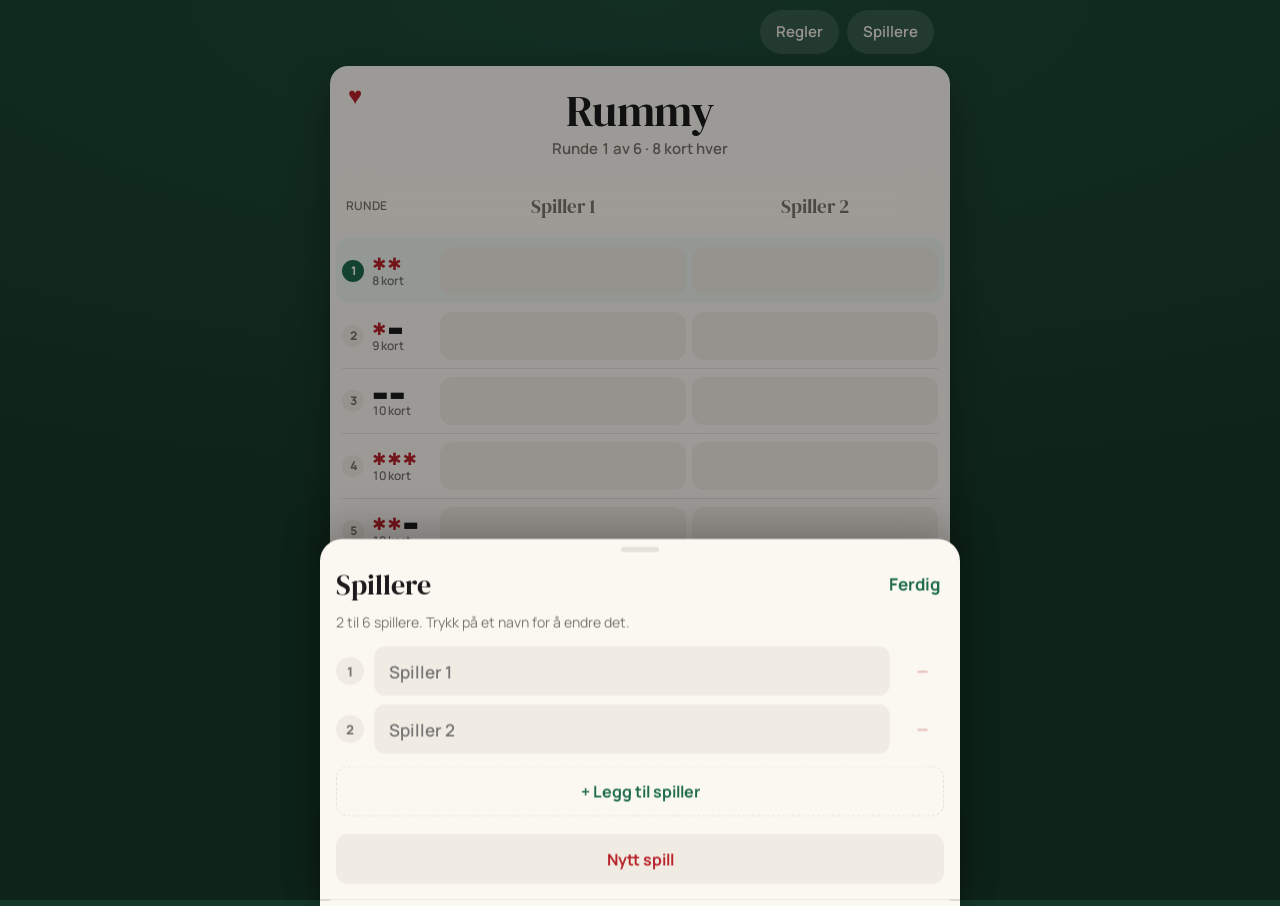
<file: rummy/index.html>
<!DOCTYPE html>
<html lang="no">
<head>
<meta charset="utf-8">
<meta name="viewport" content="width=device-width, initial-scale=1, viewport-fit=cover">
<title>Rummy</title>
<meta name="theme-color" content="#163829">
<meta name="apple-mobile-web-app-capable" content="yes">
<meta name="mobile-web-app-capable" content="yes">
<meta name="apple-mobile-web-app-status-bar-style" content="black-translucent">
<meta name="apple-mobile-web-app-title" content="Rummy">
<link rel="manifest" href="manifest.webmanifest">
<link rel="apple-touch-icon" href="apple-touch-icon.png">
<link rel="icon" href="icon-192.png">
<link rel="preconnect" href="https://fonts.googleapis.com">
<link rel="preconnect" href="https://fonts.gstatic.com" crossorigin>
<link href="https://fonts.googleapis.com/css2?family=DM+Serif+Display&family=Manrope:wght@400;600;700;800&display=swap" rel="stylesheet">
<style>
:root{
  --felt:#1E4A38; --felt-deep:#163829;
  --bg:#FBF8F2; --ink:#1B1B1B; --muted:#77756E; --hair:rgba(27,27,27,.10);
  --field:#F0ECE3; --field-focus:#FFFFFF; --red:#B8242B; --accent:#1E6B4A;
  --now:#EEF4EF; --lead-bg:#E3EFE6; --mat:rgba(251,248,242,.72); --mat-edge:rgba(255,255,255,.6);
  --scrim:rgba(0,0,0,.38); --sheet:#FBF8F2;
  --gold:#C9A24A; --gold-ink:#8A6414; --gold-bg:#F5E9C8;
  --lead-w:92px; --gut:12px;
  color-scheme:light dark;
}
@media (prefers-color-scheme: dark){
  :root:not([data-theme="light"]){
    --felt:#10261D; --felt-deep:#0A1A13;
    --bg:#1A1D1B; --ink:#EEEBE3; --muted:#9A988F; --hair:rgba(255,255,255,.10);
    --field:#262A27; --field-focus:#2F3430; --red:#E5636A; --accent:#6FC197;
    --now:#202A24; --lead-bg:#24392D; --mat:rgba(26,29,27,.72); --mat-edge:rgba(255,255,255,.08);
    --scrim:rgba(0,0,0,.55); --sheet:#1F2320;
    --gold:#D9B65E; --gold-ink:#E7C66B; --gold-bg:#3A3220;
  }
}
:root[data-theme="dark"]{
  --felt:#10261D; --felt-deep:#0A1A13;
  --bg:#1A1D1B; --ink:#EEEBE3; --muted:#9A988F; --hair:rgba(255,255,255,.10);
  --field:#262A27; --field-focus:#2F3430; --red:#E5636A; --accent:#6FC197;
  --now:#202A24; --lead-bg:#24392D; --mat:rgba(26,29,27,.72); --mat-edge:rgba(255,255,255,.08);
  --scrim:rgba(0,0,0,.55); --sheet:#1F2320;
    --gold:#D9B65E; --gold-ink:#E7C66B; --gold-bg:#3A3220;
}
*,*::before,*::after{box-sizing:border-box}
html{-webkit-text-size-adjust:100%}
body{
  margin:0;min-height:100vh;color:var(--ink);
  background:radial-gradient(120% 60% at 50% 0%, var(--felt) 0%, var(--felt-deep) 100%) fixed;
  background-color:var(--felt-deep);
  font:100%/1.45 "Manrope",system-ui,-apple-system,"Segoe UI",sans-serif;
  -webkit-tap-highlight-color:transparent;
}
button{font:inherit;color:inherit;border:none;background:none;padding:0;cursor:pointer;touch-action:manipulation}
button:focus-visible,input:focus-visible{outline:2px solid var(--accent);outline-offset:2px}

.top{
  max-width:620px;margin:0 auto;
  padding:calc(env(safe-area-inset-top,0px) + 10px) calc(env(safe-area-inset-right,0px) + 16px) 12px calc(env(safe-area-inset-left,0px) + 16px);
  display:flex;justify-content:flex-end;
}
.title{
  margin:0;text-align:center;font-family:"DM Serif Display",Georgia,serif;font-weight:400;
  font-size:clamp(2.25rem,10vw,2.75rem);line-height:1.05;letter-spacing:-.01em
}
.sub{margin:4px 0 0;text-align:center;font-size:.9375rem;font-weight:600;color:var(--muted);font-variant-numeric:tabular-nums}
.head{position:relative;padding:22px 16px 10px}
.head::before,.legend-wrap::after{font-family:"DM Serif Display",Georgia,serif;font-size:1.5rem;line-height:1;position:absolute}
.head::before{content:"♥";color:var(--red);top:18px;left:18px}
.legend-wrap{position:relative;padding-bottom:34px}
.legend-wrap::after{content:"♠";color:var(--ink);right:6px;bottom:0}
.top-actions{display:flex;gap:8px;flex:none}
.panel{display:flex;flex-direction:column;min-height:0;overflow-y:auto;-webkit-overflow-scrolling:touch}
.panel[hidden]{display:none}
.rules{padding:0 2px 8px;font-size:1rem;line-height:1.5}
.rules h3{margin:18px 0 4px;font-size:.8125rem;font-weight:800;letter-spacing:.04em;text-transform:uppercase;color:var(--accent)}
.rules h3:first-child{margin-top:6px}
.rules p{margin:0}
.rules ol{margin:0;padding-left:1.3em}
.rules li{margin:2px 0}
.defs p{display:flex;gap:10px;align-items:baseline;margin:4px 0}
.big{font-size:1.25rem;width:1.4em;flex:none;text-align:center;font-variant-emoji:text}
.s{color:var(--red)}
.rtab{width:100%;border-collapse:collapse;font-variant-numeric:tabular-nums;font-size:.9375rem}
.rtab th{font-size:.75rem;font-weight:700;color:var(--muted);text-align:left;padding:4px 6px 6px 0}
.rtab td{padding:7px 6px 7px 0;border-top:1px solid var(--hair)}
.rtab td:nth-child(n+3),.rtab th:nth-child(n+3){text-align:center}
.rtab .sym{font-size:1rem}
.pill{
  flex:none;min-height:44px;padding:0 16px;border-radius:999px;font-weight:600;font-size:.9375rem;
  background:rgba(255,255,255,.12);color:#F4EFE3;
  transition:transform 100ms ease-out,background-color 100ms ease-out;
}
.pill:active{transform:scale(.96);background:rgba(255,255,255,.2)}

.paper{
  background:var(--bg);border-radius:18px 18px 0 0;min-height:calc(100vh - 60px);
  margin:0 calc(env(safe-area-inset-right,0px) + 8px) 0 calc(env(safe-area-inset-left,0px) + 8px);
  box-shadow:0 18px 40px rgba(0,0,0,.35);
  padding-bottom:calc(env(safe-area-inset-bottom,0px) + 110px);
}
@media (min-width:640px){ .paper{max-width:620px;margin:0 auto} }
.wrap{max-width:640px;margin:0 auto;padding:0 calc(env(safe-area-inset-right,0px) + var(--gut)) 0 calc(env(safe-area-inset-left,0px) + var(--gut))}
.grid{display:grid;grid-template-columns:var(--lead-w) repeat(var(--n),minmax(0,1fr));column-gap:6px;align-items:center}

.names{
  position:sticky;top:env(safe-area-inset-top,0px);z-index:5;
  background:var(--mat);
  -webkit-backdrop-filter:blur(20px) saturate(180%);backdrop-filter:blur(20px) saturate(180%);
}
/* Felt strip under the iPhone status bar so content never scrolls behind the clock */
body::before{content:"";position:fixed;top:0;left:0;right:0;height:env(safe-area-inset-top,0px);background:var(--felt-deep);z-index:15}
.names .grid{padding:14px 0 10px}
.names .lbl{font-size:.75rem;font-weight:600;color:var(--muted);letter-spacing:.02em;text-transform:uppercase;padding-left:4px}
.name{
  min-height:44px;line-height:44px;border-radius:10px;text-align:center;
  font-family:"DM Serif Display",Georgia,serif;font-weight:400;font-size:1.1875rem;
  white-space:nowrap;overflow:hidden;text-overflow:ellipsis;padding:0 2px;
  transition:transform 100ms ease-out,background-color 100ms ease-out;
}
.name:active{transform:scale(.96);background:var(--field)}
.name.empty{color:var(--muted)}

.row{padding:8px 0;border-top:1px solid var(--hair)}
.row.now{background:var(--now);border-radius:14px;border-top-color:transparent;margin:0 -6px;padding:8px 6px}
.row.now + .row{border-top-color:transparent}
.lead{display:flex;align-items:center;gap:8px;min-width:0}
.num{
  width:22px;height:22px;border-radius:999px;flex:none;display:grid;place-items:center;
  font-size:.75rem;font-weight:800;background:var(--field);color:var(--muted);font-variant-numeric:tabular-nums
}
.row.now .num{background:var(--accent);color:var(--bg)}
.row.past .num{background:transparent;color:var(--accent)}
.req{line-height:1.15;min-width:0}
.sym{font-size:1.0625rem;letter-spacing:1px;white-space:nowrap;font-variant-emoji:text}
.sym .s{color:var(--red)}
.cards{display:block;font-size:.75rem;color:var(--muted);font-weight:600;font-variant-numeric:tabular-nums}
input.score{
  width:100%;height:48px;border-radius:12px;border:1.5px solid transparent;
  background:var(--field);color:var(--ink);text-align:center;
  font-family:inherit;font-size:1.125rem;font-weight:700;font-variant-numeric:tabular-nums;
  -webkit-appearance:none;appearance:none;padding:0;
  transition:background-color 120ms ease-out,border-color 120ms ease-out;
}
input.score:focus{outline:none;background:var(--field-focus);border-color:var(--accent)}
input.score::placeholder{color:transparent}
input.score.rwin{color:var(--gold-ink);box-shadow:inset 0 0 0 1.5px color-mix(in srgb, var(--gold) 55%, transparent)}
input.score.rwin::placeholder{color:var(--gold-ink);opacity:.7}

.legend{margin:18px 4px 0;font-size:.8125rem;color:var(--muted)}
.legend .s{color:var(--red)}

.totals{
  position:fixed;bottom:0;z-index:10;
  left:calc(env(safe-area-inset-left,0px) + 8px);right:calc(env(safe-area-inset-right,0px) + 8px);
  margin:0 auto;max-width:620px;
  background:var(--mat);
  -webkit-backdrop-filter:blur(20px) saturate(180%);backdrop-filter:blur(20px) saturate(180%);
  border-top:1px solid var(--mat-edge);
  box-shadow:0 -8px 24px rgba(0,0,0,.06);
  padding:10px 0 calc(env(safe-area-inset-bottom,0px) + 10px);
}
.totals .lbl{font-weight:800;font-size:.9375rem;padding-left:4px}
.tot{
  text-align:center;border-radius:12px;padding:6px 0 5px;
  font-family:"DM Serif Display",Georgia,serif;font-weight:400;font-size:1.75rem;line-height:1.05;font-variant-numeric:tabular-nums;
  transition:background-color 200ms ease-out;
}
.tot small{display:block;font-family:"Manrope",system-ui,sans-serif;font-size:.6875rem;font-weight:700;letter-spacing:.02em;color:var(--accent);min-height:1.1em;line-height:1.1}
.tot.lead-player{background:var(--lead-bg)}

.scrim{position:fixed;inset:0;background:var(--scrim);opacity:0;pointer-events:none;z-index:20}
.sheet{
  position:fixed;left:0;right:0;bottom:0;z-index:21;max-width:640px;margin:0 auto;
  background:var(--sheet);border-radius:22px 22px 0 0;
  box-shadow:0 -10px 40px rgba(0,0,0,.25);
  padding:0 16px calc(env(safe-area-inset-bottom,0px) + 16px);
  transform:translateY(110%);visibility:hidden;will-change:transform;
  max-height:88vh;display:flex;flex-direction:column;
}
.sheet::after{content:"";position:absolute;left:0;right:0;top:100%;height:120px;background:var(--sheet)}
.grab{padding:8px 0 4px;touch-action:none;cursor:grab}
.grab::before{content:"";display:block;width:38px;height:5px;border-radius:99px;background:var(--hair);margin:0 auto 10px}
.sheet-head{display:flex;align-items:center;justify-content:space-between}
.sheet-head h2{margin:0;font-family:"DM Serif Display",Georgia,serif;font-weight:400;font-size:1.75rem}
.done{min-height:44px;padding:0 4px 0 16px;font-weight:700;color:var(--accent);font-size:1.0625rem}
.done:active{opacity:.6}
.sheet-sub{margin:2px 0 14px;font-size:.875rem;color:var(--muted)}
.plist{list-style:none;margin:0;padding:0;overflow-y:auto}
.prow{display:flex;align-items:center;gap:10px;margin-bottom:8px}
.dot{width:28px;height:28px;border-radius:999px;flex:none;display:grid;place-items:center;font-size:.8125rem;font-weight:800;background:var(--field);color:var(--muted);font-variant-numeric:tabular-nums}
.pin{
  flex:1;min-width:0;height:50px;border-radius:12px;border:1.5px solid transparent;background:var(--field);
  color:var(--ink);padding:0 14px;font-family:inherit;font-size:1.0625rem;font-weight:600;-webkit-appearance:none
}
.pin:focus{outline:none;border-color:var(--accent);background:var(--field-focus)}
.rm{
  width:44px;height:44px;border-radius:999px;flex:none;display:grid;place-items:center;color:var(--red);
  font-size:1.5rem;font-weight:700;line-height:1;transition:transform 100ms ease-out,background-color 100ms ease-out
}
.rm:active{transform:scale(.92);background:var(--field)}
.rm:disabled{opacity:.25;cursor:default}
.add{
  width:100%;min-height:50px;border-radius:12px;margin-top:4px;flex:none;
  border:1.5px dashed var(--hair);color:var(--accent);font-weight:700;font-size:1rem;
  transition:transform 100ms ease-out,background-color 100ms ease-out
}
.add:active{transform:scale(.98);background:var(--field)}
.add:disabled{color:var(--muted);opacity:.6;cursor:default;transform:none}
.danger{
  width:100%;min-height:50px;border-radius:12px;margin-top:18px;background:var(--field);flex:none;
  color:var(--red);font-weight:700;font-size:1rem;transition:transform 100ms ease-out
}
.danger:active{transform:scale(.98)}

/* Winner */
.name.winner{color:var(--gold-ink)}
.tot.winner{background:var(--gold-bg);color:var(--gold-ink);box-shadow:inset 0 0 0 1.5px var(--gold)}
.tot.winner small{color:var(--gold-ink)}
#confetti{position:fixed;inset:0;width:100%;height:100%;pointer-events:none;z-index:41;display:none}
.win{
  position:fixed;inset:0;z-index:40;display:grid;place-items:center;padding:24px;
  background:rgba(0,0,0,.45);opacity:0;pointer-events:none;transition:opacity 260ms ease-out
}
.win.show{opacity:1;pointer-events:auto}
.win-card{
  width:100%;max-width:340px;text-align:center;background:var(--sheet);border-radius:24px;padding:22px 20px 18px;
  box-shadow:0 0 0 2px var(--gold),0 24px 60px rgba(0,0,0,.4);
  transform:scale(.9);filter:blur(6px);transition:transform 420ms cubic-bezier(.2,.9,.25,1.15),filter 300ms ease-out
}
.win.show .win-card{transform:scale(1);filter:blur(0)}
.win-suits{margin:0 0 6px;font-size:1.25rem;letter-spacing:.3em;color:var(--ink)}
.win-suits .s{color:var(--red)}
.win-kicker{margin:0;font-size:.8125rem;font-weight:800;letter-spacing:.08em;text-transform:uppercase;color:var(--muted)}
.win-name{
  margin:4px 0 2px;font-family:"DM Serif Display",Georgia,serif;font-weight:400;font-size:clamp(2.25rem,11vw,3rem);line-height:1.05;
  background:linear-gradient(180deg,#E9CC74 0%,#C9A24A 45%,#9C7420 100%);-webkit-background-clip:text;background-clip:text;color:transparent;
  overflow-wrap:anywhere
}
.win-score{margin:0 0 18px;font-family:"DM Serif Display",Georgia,serif;font-size:1.5rem;color:var(--gold-ink)}
.win-actions{display:grid;gap:8px}
.win-btn{min-height:50px;border-radius:14px;font-weight:700;font-size:1rem;background:var(--field);transition:transform 100ms ease-out}
.win-btn.primary{background:var(--gold);color:#1B1B1B}
.win-btn:active{transform:scale(.97)}
@media (prefers-reduced-motion: reduce){ .win-card{transform:none;filter:none;transition:none} }
.toast{
  position:fixed;left:50%;z-index:30;
  bottom:calc(env(safe-area-inset-bottom,0px) + 96px);
  transform:translate(-50%,12px) scale(.96);opacity:0;pointer-events:none;
  display:flex;align-items:center;gap:14px;
  background:rgba(27,27,27,.86);color:#F4EFE3;
  -webkit-backdrop-filter:blur(20px);backdrop-filter:blur(20px);
  border-radius:999px;padding:6px 6px 6px 18px;font-weight:600;font-size:.9375rem;white-space:nowrap;
  box-shadow:0 10px 30px rgba(0,0,0,.25);
  transition:opacity 220ms ease-out,transform 320ms cubic-bezier(.2,.9,.3,1);
}
.toast.show{opacity:1;transform:translate(-50%,0) scale(1);pointer-events:auto}
.toast button{min-height:40px;padding:0 16px;border-radius:999px;background:rgba(255,255,255,.14);font-weight:700;color:#9FE0BC}
.toast button:active{background:rgba(255,255,255,.24)}

/* Many players: slimmer round column so names get the room */
.many{--lead-w:60px}
.many .num{display:none}
.many .names .grid .name{font-size:.9375rem}
.many .tot{font-size:1.375rem}
@media (max-width:380px){ :root{--lead-w:80px;--gut:10px} .sym{font-size:.9375rem} }
@media (prefers-reduced-motion: reduce){
  .pill,.name,.rm,.add,.danger{transition:none}
  .pill:active,.name:active,.rm:active,.add:active,.danger:active{transform:none}
  .toast{transition:opacity 200ms ease;transform:translate(-50%,0)}
}
@media (prefers-reduced-transparency: reduce){
  .names,.totals{background:var(--bg);-webkit-backdrop-filter:none;backdrop-filter:none}
  .toast{background:#1B1B1B;-webkit-backdrop-filter:none;backdrop-filter:none}
}
@media (prefers-contrast: more){
  :root{--hair:rgba(127,127,127,.6)}
  input.score,.pin{border-color:var(--hair)}
}
</style>
</head>
<body>
<header class="top">
  <div class="top-actions">
    <button class="pill" id="openRules" type="button">Regler</button>
    <button class="pill" id="openPlayers" type="button">Spillere</button>
  </div>
</header>

<main class="paper">
  <div class="head">
    <h1 class="title">Rummy</h1>
    <p class="sub" id="status"></p>
  </div>
  <div class="names">
    <div class="wrap"><div class="grid" id="names"></div></div>
  </div>
  <div class="wrap">
    <div id="rows"></div>
    <div class="legend-wrap"><p class="legend"><span class="s">✱</span> stjerne: tre like &nbsp;·&nbsp; ▬ stripe: fire på rad i samme sort. Lavest sum vinner.</p></div>
  </div>
</main>

<footer class="totals">
  <div class="wrap"><div class="grid" id="totals"></div></div>
</footer>

<div class="scrim" id="scrim"></div>
<section class="sheet" id="sheet" role="dialog" aria-modal="true" aria-labelledby="sheetTitle">
  <div class="grab" id="grab">
    <div class="sheet-head">
      <h2 id="sheetTitle">Spillere</h2>
      <button class="done" id="done" type="button">Ferdig</button>
    </div>
  </div>
  <div class="panel" id="pPlayers">
    <p class="sheet-sub">2 til 6 spillere. Trykk på et navn for å endre det.</p>
    <ul class="plist" id="plist"></ul>
    <button class="add" id="addPlayer" type="button">+ Legg til spiller</button>
    <button class="danger" id="newGame" type="button">Nytt spill</button>
  </div>
  <div class="panel rules" id="pRules" hidden>
    <h3>Målet</h3>
    <p>Bli kvitt kortene dine. Etter seks runder vinner den med <b>lavest</b> sum.</p>
    <h3>Utstyr</h3>
    <p>To kortstokker. Alle toere og jokere er jokere og kan brukes som hva som helst. Med to stokker blir det åtte toere og fire jokere.</p>
    <h3>Byggeklossene</h3>
    <div class="defs">
      <p><span class="s big">✱︎</span><span><b>Stjerne:</b> tre kort med samme tall, for eksempel tre åttere.</span></p>
      <p><span class="big">▬</span><span><b>Stripe:</b> fire kort på rad i samme sort, for eksempel 5, 6, 7 og 8 i hjerter.</span></p>
    </div>
    <h3>Rundene</h3>
    <table class="rtab">
      <thead><tr><th>Runde</th><th>Krav</th><th>2 spillere</th><th>3 til 6</th></tr></thead>
      <tbody id="rulesRounds"></tbody>
    </table>
    <h3>Slik går en tur</h3>
    <ol>
      <li>Trekk ett kort.</li>
      <li>Har du kravet for runden, kan du legge det ut.</li>
      <li>Når du har lagt ut, kan du legge kort på alle utlagte bunker, også motstandernes.</li>
      <li>Avslutt med å kaste ett kort.</li>
    </ol>
    <h3>Gå ut</h3>
    <p>Runden er over når noen har kvittet seg med alle kortene. Siste runde (<span class="s">✱︎</span>▬▬) krever elleve kort, så der trekker du og går ut uten å kaste.</p>
    <h3>Poeng</h3>
    <p>Alle andre teller kortene de sitter igjen med og skriver summen inn i runden sin. Den som gikk ut, får 0 og kan la ruten stå tom. Når alle rundene er ført, kåres vinneren.</p>
  </div>
</section>

<canvas id="confetti" aria-hidden="true"></canvas>
<div class="win" id="win" role="dialog" aria-modal="true" aria-labelledby="winName">
  <div class="win-card">
    <p class="win-suits"><span class="s">♥</span> ♠ <span class="s">♦</span> ♣</p>
    <p class="win-kicker" id="winKicker">Vinneren er</p>
    <h2 class="win-name" id="winName"></h2>
    <p class="win-score" id="winScore"></p>
    <div class="win-actions">
      <button class="win-btn primary" id="winNew" type="button">Nytt spill</button>
      <button class="win-btn" id="winClose" type="button">Se tabellen</button>
    </div>
  </div>
</div>
<div class="toast" id="toast" role="status" aria-live="polite"><span id="toastMsg"></span><button id="toastUndo" type="button">Angre</button></div>

<script>
(() => {
const ROUNDS = [
  {s:2,t:0,cards:8},{s:1,t:1,cards:9},{s:0,t:2,cards:10},
  {s:3,t:0,cards:10},{s:2,t:1,cards:10},{s:1,t:2,cards:10}
];
const MIN = 2, MAX = 6, KEY = "rummy-v2";
const reduced = matchMedia("(prefers-reduced-motion: reduce)").matches;
const $ = id => document.getElementById(id);
const esc = s => String(s).replace(/[&<>"]/g, c => ({"&":"&amp;","<":"&lt;",">":"&gt;",'"':"&quot;"}[c]));
const uid = () => Math.random().toString(36).slice(2, 9);
const blank = () => ({id:uid(), name:"", sc:Array(ROUNDS.length).fill("")});

let st = null;
try { const r = localStorage.getItem(KEY); if (r) { const d = JSON.parse(r); if (d && Array.isArray(d.players) && d.players.length >= MIN) st = d; } } catch(e) {}
const firstRun = !st;
if (!st) st = {players:[blank(), blank()]};
const save = () => { try { localStorage.setItem(KEY, JSON.stringify(st)); } catch(e) {} };
const label = (p, i) => p.name.trim() || ("Spiller " + (i + 1));
const clone = o => JSON.parse(JSON.stringify(o));

/* ---------- Score sheet ---------- */
const sym = r => '<span class="s">' + "✱︎".repeat(r.s) + '</span>' + "▬".repeat(r.t);
// Two players: 8, 9, then 10 cards. Three or more: 10 cards every round.
const cardsFor = r => st.players.length >= 3 ? 10 : r.cards;
$("rulesRounds").innerHTML = ROUNDS.map((r,i) =>
  '<tr><td>' + (i+1) + '</td><td><span class="sym">' + sym(r) + '</span></td><td>' + r.cards + '</td><td>10</td></tr>').join("");
// A blank counts as 0. A round is done when everyone except at most one player
// (the one who went out) has a number in it.
const roundDone = i => st.players.filter(p => p.sc[i] !== "").length >= Math.max(1, st.players.length - 1);
function currentRound(){
  for (let i = 0; i < ROUNDS.length; i++) if (!roundDone(i)) return i;
  return -1;
}
function renderAll(){
  document.documentElement.style.setProperty("--n", st.players.length);
  document.body.classList.toggle("many", st.players.length >= 5);
  $("names").innerHTML = '<div class="lbl">Runde</div>' + st.players.map((p,i) =>
    '<button type="button" class="name' + (p.name.trim() ? '' : ' empty') + '" data-open>' + esc(label(p,i)) + '</button>').join("");
  $("rows").innerHTML = ROUNDS.map((r,ri) =>
    '<div class="row grid">' +
      '<div class="lead"><span class="num">' + (ri+1) + '</span><span class="req"><span class="sym">' + sym(r) + '</span><span class="cards">' + cardsFor(r) + ' kort</span></span></div>' +
      st.players.map((p,pi) =>
        '<input class="score" type="text" inputmode="numeric" pattern="[0-9]*" maxlength="3" autocomplete="off" placeholder="0" ' +
        'aria-label="' + esc(label(p,pi)) + ', runde ' + (ri+1) + '" data-p="' + pi + '" data-r="' + ri + '" value="' + esc(p.sc[ri]) + '">').join("") +
    '</div>').join("");
  $("totals").innerHTML = '<div class="lbl">Sum</div>' + st.players.map(() => '<div class="tot">0<small></small></div>').join("");
  refresh();
}
function refresh(){
  const val = v => parseInt(v,10) || 0;
  const sums = st.players.map(p => p.sc.reduce((a,v) => a + val(v), 0));
  const done = ROUNDS.map((_,i) => roundDone(i));
  const fair = st.players.map(p => p.sc.reduce((a,v,i) => a + (done[i] ? val(v) : 0), 0));
  const cur = currentRound(), finished = cur === -1;
  const best = Math.min(...fair);
  const top = fair.map((f,i) => f === best ? i : -1).filter(i => i >= 0);
  const showLead = !finished && done.some(Boolean) && top.length < fair.length;
  [...$("totals").querySelectorAll(".tot")].forEach((el,i) => {
    const isTop = top.includes(i);
    el.firstChild.nodeValue = sums[i];
    el.classList.toggle("lead-player", showLead && isTop);
    el.classList.toggle("winner", finished && isTop);
    el.querySelector("small").textContent = finished && isTop ? "vinner" : (showLead && isTop ? "leder" : "");
  });
  [...$("names").querySelectorAll(".name")].forEach((el,i) => el.classList.toggle("winner", finished && top.includes(i)));
  [...$("rows").children].forEach((row,i) => {
    row.classList.toggle("now", i === cur);
    row.classList.toggle("past", finished || i < cur);
    // Round winner: lowest score in a finished round (blank = 0)
    const vals = st.players.map(p => val(p.sc[i])), lo = Math.min(...vals);
    const clear = done[i] && vals.some(v => v !== lo);
    row.querySelectorAll("input.score").forEach((inp,pi) => inp.classList.toggle("rwin", clear && vals[pi] === lo));
  });
  if (finished) {
    $("status").textContent = (top.length > 1 ? "Delt seier: " : "Vinner: ") + top.map(i => label(st.players[i], i)).join(" og ");
  } else {
    $("status").textContent = "Runde " + (cur+1) + " av " + ROUNDS.length + " · " + cardsFor(ROUNDS[cur]) + " kort hver";
  }
  // Celebrate once per finished game. Short pause so it doesn't fire mid-typing.
  clearTimeout(celebrateTimer);
  if (finished && !st.celebrated) {
    celebrateTimer = setTimeout(() => {
      if (currentRound() !== -1 || st.celebrated) return;
      st.celebrated = true; save();
      celebrate(top.map(i => label(st.players[i], i)), best);
    }, 900);
  } else if (!finished && st.celebrated) { st.celebrated = false; save(); }
}
let celebrateTimer = null;

/* ---------- Winner overlay + confetti ---------- */
function celebrate(names, score){
  if (document.activeElement && document.activeElement.blur) document.activeElement.blur();
  $("winKicker").textContent = names.length > 1 ? "Delt seier" : "Vinneren er";
  $("winName").textContent = names.join(" og ");
  $("winScore").textContent = score + " poeng";
  $("win").classList.add("show");
  if (!reduced) confetti();
}
function hideWin(){ $("win").classList.remove("show"); }
$("winClose").addEventListener("click", hideWin);
$("winNew").addEventListener("click", () => { hideWin(); newGame(); });
$("win").addEventListener("click", e => { if (e.target === $("win")) hideWin(); });

function confetti(){
  const cv = $("confetti"), ctx = cv.getContext("2d"), dpr = Math.min(2, devicePixelRatio || 1);
  const W = innerWidth, Ht = innerHeight;
  cv.width = W * dpr; cv.height = Ht * dpr; ctx.setTransform(dpr,0,0,dpr,0,0);
  cv.style.display = "block";
  const colors = ["#C9A24A","#E7C66B","#B8242B","#1E6B4A","#FBF8F2","#F2D27A"];
  const parts = [];
  const burst = (x, dir) => { for (let i = 0; i < 90; i++) {
    const a = (-Math.PI/2) + dir * (Math.random() * 0.9 + 0.15), sp = 520 + Math.random() * 520;
    parts.push({x, y: Ht * 0.78, vx: Math.cos(a) * sp, vy: Math.sin(a) * sp, r: Math.random() * Math.PI,
      vr: (Math.random() - .5) * 14, w: 6 + Math.random() * 6, h: 9 + Math.random() * 8,
      c: colors[(Math.random() * colors.length) | 0], wob: Math.random() * 10 });
  }};
  burst(0, 1); burst(W, -1);
  let last = performance.now(); const t0 = last;
  const step = now => {
    const dt = Math.min(0.033, (now - last) / 1000); last = now;
    ctx.clearRect(0, 0, W, Ht);
    let alive = 0;
    for (const p of parts) {
      p.vy += 900 * dt; p.vx *= Math.pow(0.35, dt); p.vy *= Math.pow(0.55, dt);
      p.x += (p.vx + Math.sin((now/1000) * 6 + p.wob) * 40) * dt; p.y += p.vy * dt; p.r += p.vr * dt;
      if (p.y < Ht + 30) alive++;
      ctx.save(); ctx.translate(p.x, p.y); ctx.rotate(p.r);
      ctx.scale(1, Math.abs(Math.cos(p.r * 1.7)) * 0.8 + 0.2);
      ctx.fillStyle = p.c; ctx.fillRect(-p.w/2, -p.h/2, p.w, p.h); ctx.restore();
    }
    if (alive && now - t0 < 6000) requestAnimationFrame(step);
    else { ctx.clearRect(0, 0, W, Ht); cv.style.display = "none"; }
  };
  requestAnimationFrame(step);
}
$("rows").addEventListener("input", e => {
  const t = e.target; if (!t.classList.contains("score")) return;
  const clean = t.value.replace(/[^0-9]/g, "").slice(0,3);
  if (clean !== t.value) t.value = clean;
  st.players[+t.dataset.p].sc[+t.dataset.r] = clean;
  save(); refresh();
});
$("rows").addEventListener("focusin", e => { if (e.target.classList.contains("score")) e.target.select(); });
$("names").addEventListener("click", e => { if (e.target.closest("[data-open]")) openSheet(); });
$("openPlayers").addEventListener("click", () => openSheet());
$("openRules").addEventListener("click", () => openSheet("rules"));

/* ---------- Toast with undo (instead of confirm dialogs) ---------- */
let toastTimer = null, undoFn = null;
function toast(msg, undo){
  $("toastMsg").textContent = msg; undoFn = undo;
  $("toast").classList.add("show");
  clearTimeout(toastTimer); toastTimer = setTimeout(hideToast, 5000);
}
function hideToast(){ $("toast").classList.remove("show"); undoFn = null; }
$("toastUndo").addEventListener("click", () => { if (undoFn) undoFn(); hideToast(); });

/* ---------- Player sheet ---------- */
function renderPlayers(focusLast){
  $("plist").innerHTML = st.players.map((p,i) =>
    '<li class="prow"><span class="dot">' + (i+1) + '</span>' +
    '<input class="pin" type="text" enterkeyhint="next" autocomplete="off" autocapitalize="words" maxlength="20" placeholder="Spiller ' + (i+1) + '" value="' + esc(p.name) + '" data-i="' + i + '" aria-label="Navn på spiller ' + (i+1) + '">' +
    '<button class="rm" type="button" data-rm="' + i + '" aria-label="Fjern ' + esc(label(p,i)) + '"' + (st.players.length <= MIN ? ' disabled' : '') + '>−</button></li>').join("");
  $("addPlayer").disabled = st.players.length >= MAX;
  $("addPlayer").textContent = st.players.length >= MAX ? "Maks 6 spillere" : "+ Legg til spiller";
  if (focusLast) { const ins = $("plist").querySelectorAll(".pin"); ins[ins.length-1].focus(); }
}
$("plist").addEventListener("input", e => {
  if (!e.target.classList.contains("pin")) return;
  st.players[+e.target.dataset.i].name = e.target.value;
  save(); renderAll();
});
$("plist").addEventListener("keydown", e => {
  if (e.key !== "Enter" || !e.target.classList.contains("pin")) return;
  e.preventDefault();
  const ins = [...$("plist").querySelectorAll(".pin")], i = ins.indexOf(e.target);
  if (ins[i+1]) ins[i+1].focus(); else e.target.blur();
});
$("plist").addEventListener("click", e => {
  const b = e.target.closest("[data-rm]"); if (!b || b.disabled) return;
  const i = +b.dataset.rm, before = clone(st), name = label(st.players[i], i);
  st.players.splice(i, 1); save(); renderPlayers(); renderAll();
  toast(name + " fjernet", () => { st = before; save(); renderPlayers(); renderAll(); });
});
$("addPlayer").addEventListener("click", () => {
  if (st.players.length >= MAX) return;
  st.players.push(blank()); save(); renderPlayers(true); renderAll();
});
function newGame(){
  const before = clone(st);
  st.players.forEach(p => p.sc = Array(ROUNDS.length).fill(""));
  st.celebrated = false;
  save(); renderAll();
  toast("Nytt spill startet", () => { st = before; save(); renderAll(); });
}
$("newGame").addEventListener("click", () => { closeSheet(); newGame(); });
$("done").addEventListener("click", () => closeSheet());
$("scrim").addEventListener("click", () => closeSheet());
document.addEventListener("keydown", e => { if (e.key === "Escape" && sheetOpen) closeSheet(); });

/* ---------- Spring-driven, interruptible sheet ---------- */
const sheet = $("sheet"), scrim = $("scrim");
let y = 0, H = 1, anim = 0, sheetOpen = false, visible = false;
function setY(v){
  y = v;
  sheet.style.transform = "translateY(" + v + "px)";
  scrim.style.opacity = Math.max(0, Math.min(1, 1 - v / H));
}
// Apple's damping/response model; critically damped by default. Always starts from the live value y.
function spring(to, v0, {damping = 1, response = 0.35} = {}, done){
  cancelAnimationFrame(anim); anim = 0;
  if (reduced) { setY(to); if (done) done(); return; }
  const k = Math.pow(2 * Math.PI / response, 2), c = 4 * Math.PI * damping / response;
  let v = v0, last = performance.now();
  const step = now => {
    let dt = Math.min(0.032, (now - last) / 1000); last = now;
    while (dt > 0) { const h = Math.min(dt, 1/240); v += (-k * (y - to) - c * v) * h; setY(y + v * h); dt -= h; }
    if (Math.abs(v) < 2 && Math.abs(y - to) < 0.5) { setY(to); anim = 0; if (done) done(); return; }
    anim = requestAnimationFrame(step);
  };
  anim = requestAnimationFrame(step);
}
function openSheet(mode = "players"){
  const rules = mode === "rules";
  $("pRules").hidden = !rules; $("pPlayers").hidden = rules;
  $("sheetTitle").textContent = rules ? "Regler" : "Spillere";
  if (rules) $("pRules").scrollTop = 0; else renderPlayers();
  if (!visible) { sheet.style.visibility = "visible"; visible = true; H = sheet.offsetHeight || 1; setY(H); }
  else H = sheet.offsetHeight || 1;
  sheetOpen = true; scrim.style.pointerEvents = "auto";
  spring(0, 0);
}
function closeSheet(v0 = 0){
  if (document.activeElement && sheet.contains(document.activeElement)) document.activeElement.blur();
  sheetOpen = false; scrim.style.pointerEvents = "none";
  spring(H, v0, {}, () => { if (!sheetOpen) { sheet.style.visibility = "hidden"; visible = false; } });
}
// Drag to dismiss: 1:1 tracking from grab offset, rubber-band upward, momentum projection on release
const project = (vel, d = 0.998) => (vel / 1000) * d / (1 - d);
const rubber = (over, dim, c = 0.55) => (over * dim * c) / (dim + c * Math.abs(over));
let drag = null;
const grab = $("grab");
grab.addEventListener("pointerdown", e => {
  if (e.target.closest("button")) return;
  cancelAnimationFrame(anim); anim = 0;
  grab.setPointerCapture(e.pointerId);
  drag = {start: e.clientY, from: y, hist: [{y: e.clientY, t: e.timeStamp}]};
});
grab.addEventListener("pointermove", e => {
  if (!drag) return;
  const raw = drag.from + (e.clientY - drag.start);
  setY(raw < 0 ? -rubber(-raw, H) : raw);
  drag.hist.push({y: e.clientY, t: e.timeStamp});
  if (drag.hist.length > 6) drag.hist.shift();
});
function endDrag(){
  if (!drag) return;
  const h = drag.hist, a = h[0], b = h[h.length - 1];
  const vel = b.t > a.t ? (b.y - a.y) / ((b.t - a.t) / 1000) : 0;
  drag = null;
  if (y + project(vel) > H * 0.5) closeSheet(vel);
  else spring(0, vel, {damping: 0.8, response: 0.3});
}
grab.addEventListener("pointerup", endDrag);
grab.addEventListener("pointercancel", endDrag);
addEventListener("resize", () => { if (visible) H = sheet.offsetHeight || 1; });

renderAll();
if (firstRun) setTimeout(openSheet, 250);
if ("serviceWorker" in navigator) navigator.serviceWorker.register("sw.js").catch(() => {});
})();
</script>
</body>
</html>
</file>
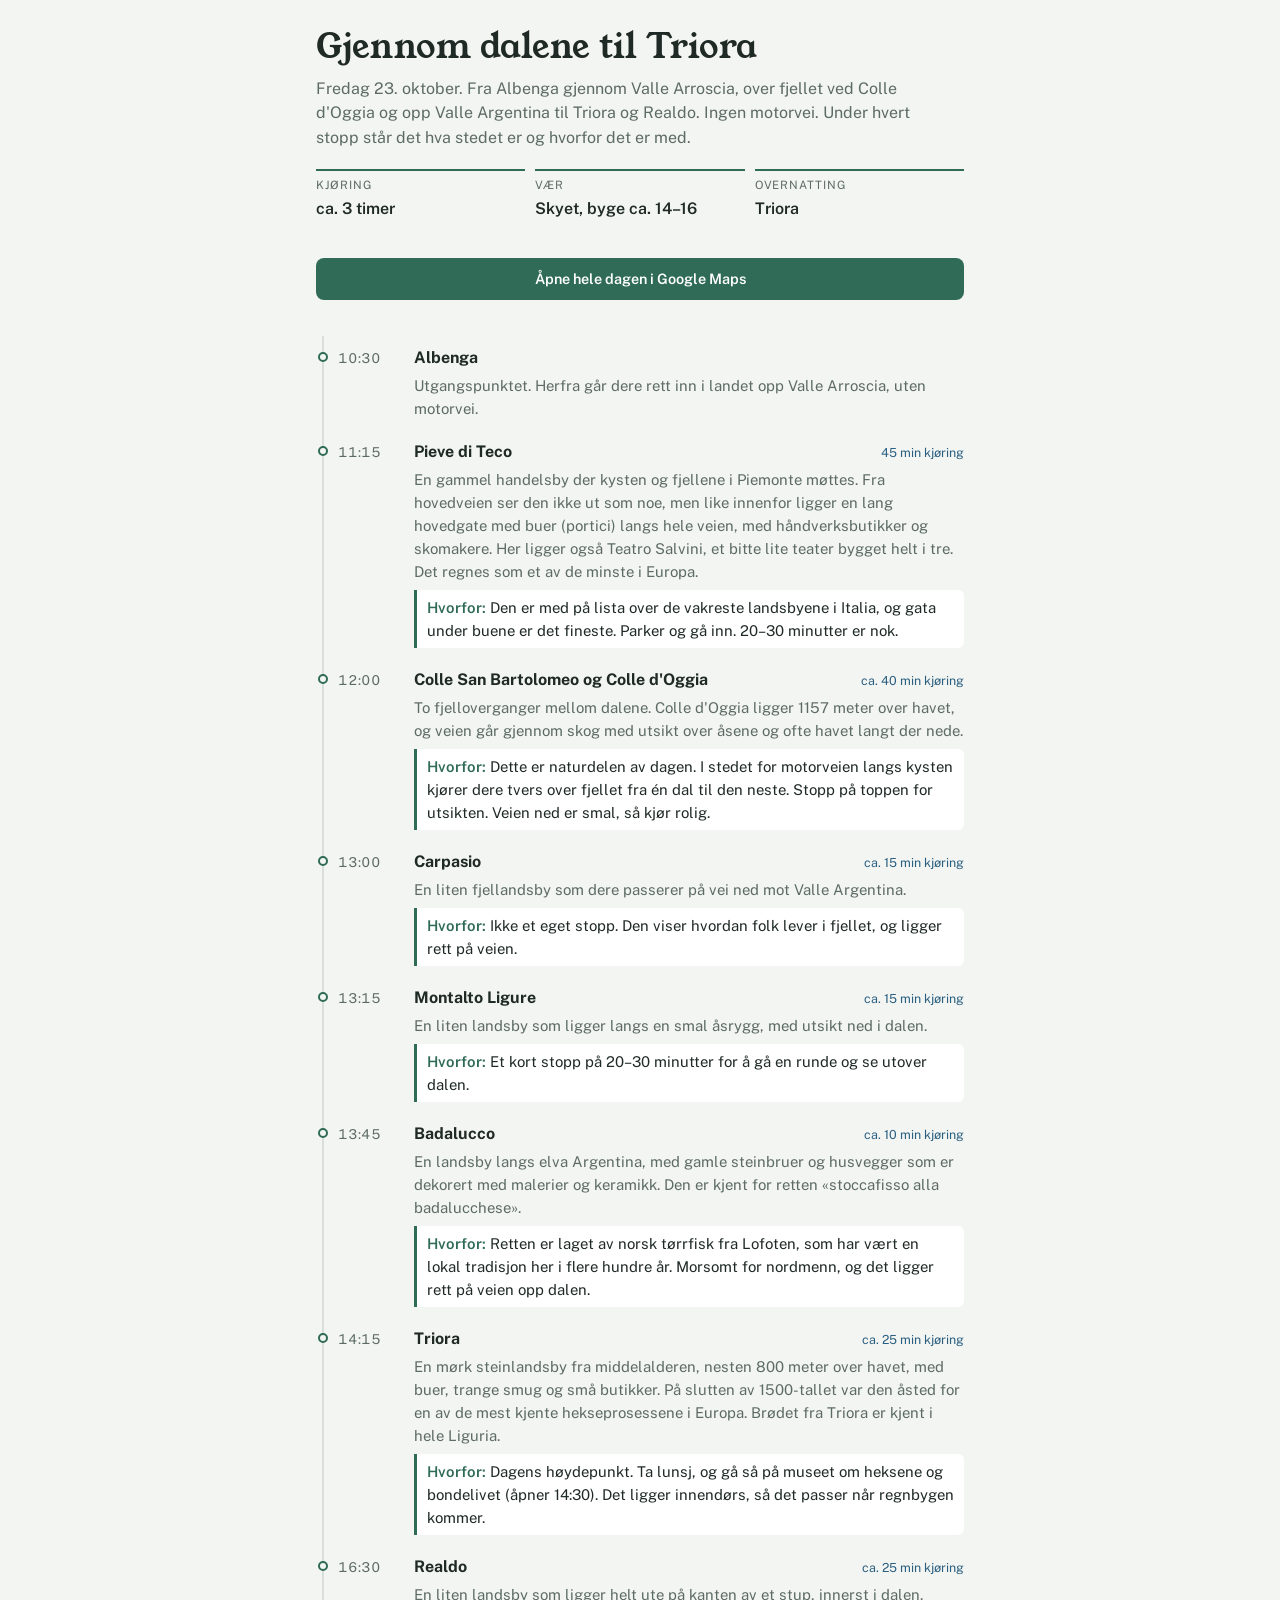
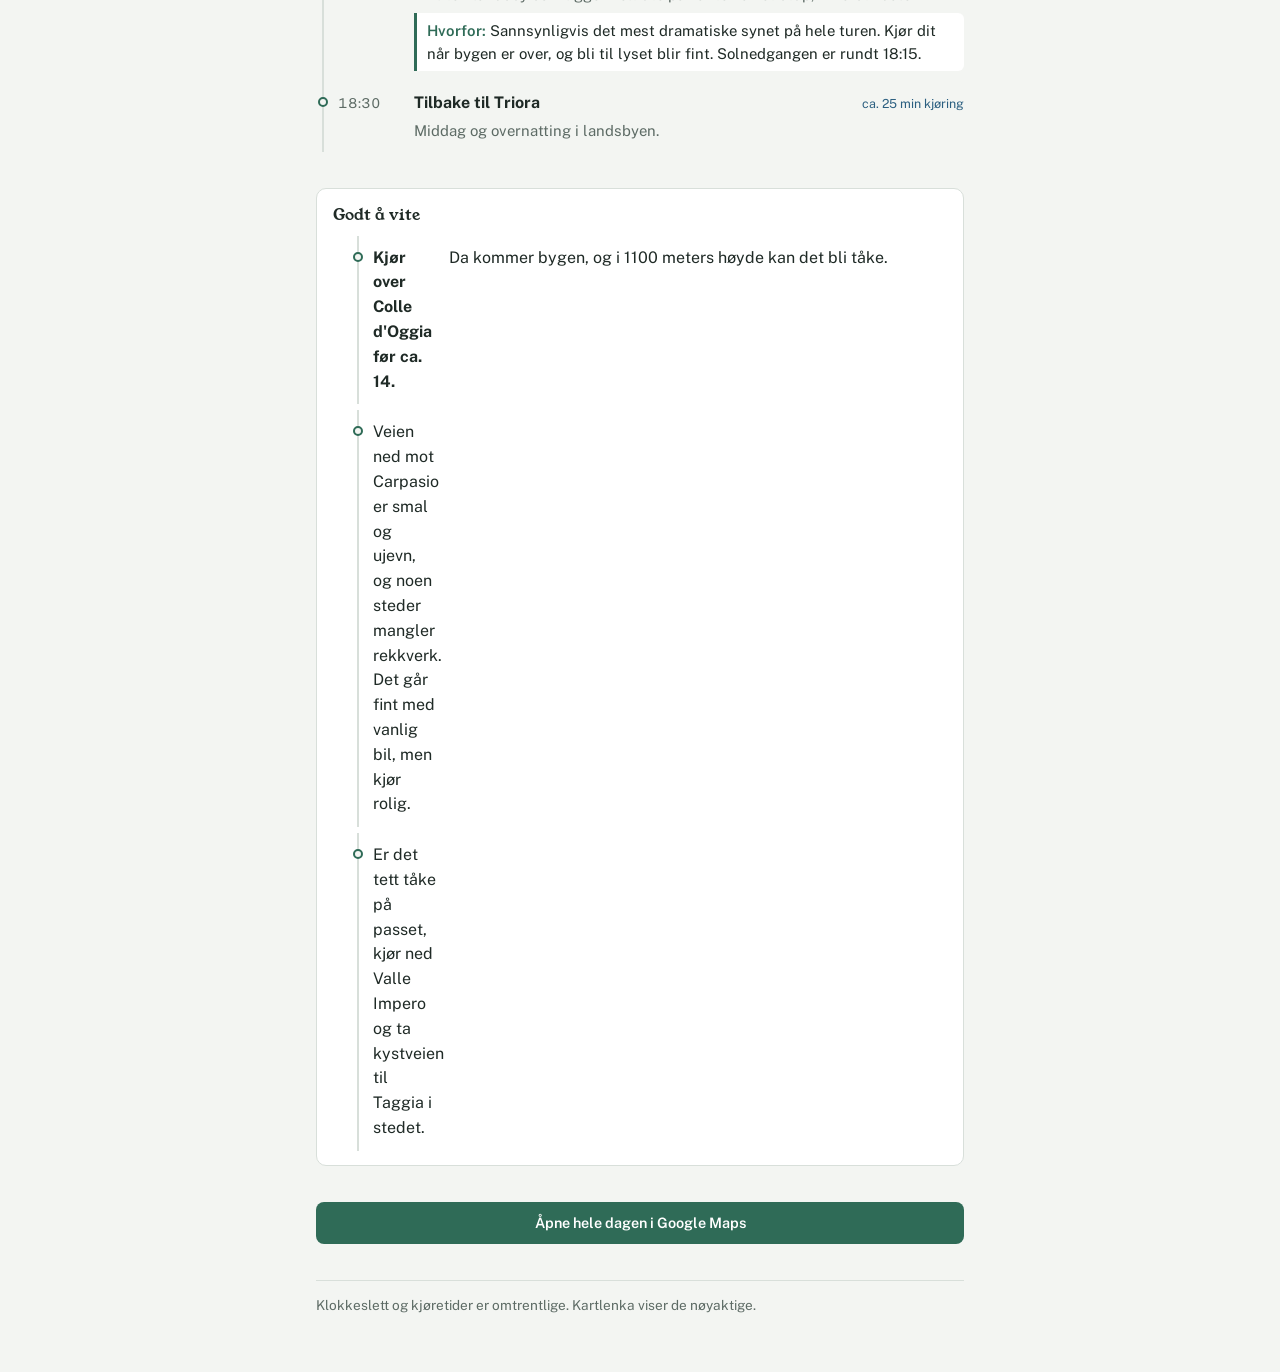
<file: tur/index.html>
<!DOCTYPE html>
<html lang="no">
<head>
<meta charset="utf-8">
<meta name="viewport" content="width=device-width, initial-scale=1, viewport-fit=cover">
<meta name="robots" content="noindex">
<meta name="description" content="Dagens tur: Albenga gjennom dalene til Triora og Realdo.">
<link rel="icon" href="../vin/icon-192.png">
<link rel="apple-touch-icon" href="../vin/icon-180.png">
<title>Gjennom dalene til Triora</title>
<style>:root{color-scheme:light;padding-top:env(safe-area-inset-top,0px);padding-bottom:env(safe-area-inset-bottom,0px)}body{margin:0;-webkit-text-size-adjust:100%}*,*::before,*::after{box-sizing:border-box}</style>
<link rel="preconnect" href="https://fonts.googleapis.com">
<link rel="stylesheet" href="https://fonts.googleapis.com/css2?family=Young+Serif&family=Public+Sans:wght@400;500;600&display=swap">
<style>
/* Layout: one narrow reading column; route jump-list on top, four stacked routes, each a run of day blocks with a timeline */
:root{
  --bg:#f3f5f2; --surface:#ffffff; --fg:#1f2a26; --muted:#5d6b65; --line:#d8dfda;
  --accent:#2f6b57; --accent-ink:#ffffff; --sea:#2b5f80;
  --sun:#9a6a12; --sun-bg:#f7ecd4; --rain:#2b5f80; --rain-bg:#e1ecf3; --dry:#3d6b3a; --dry-bg:#e3eedf; --var:#5d6b65; --var-bg:#e8ece9;
  --display:"Young Serif", Georgia, "Times New Roman", serif;
  --body:"Public Sans", system-ui, -apple-system, "Segoe UI", sans-serif;
}
@media (prefers-color-scheme: dark){:root:not([data-theme="light"]){
  --bg:#141a18; --surface:#1c2421; --fg:#e4ebe7; --muted:#9aa8a2; --line:#2e3935;
  --accent:#7cc0a6; --accent-ink:#0f1a16; --sea:#8bbbd8;
  --sun:#e6bf6e; --sun-bg:#3a3020; --rain:#9cc6e3; --rain-bg:#1f2d38; --dry:#a5cf9c; --dry-bg:#22301f; --var:#b3bfb9; --var-bg:#262f2b;
  color-scheme:dark}}
:root[data-theme="dark"]{
  --bg:#141a18; --surface:#1c2421; --fg:#e4ebe7; --muted:#9aa8a2; --line:#2e3935;
  --accent:#7cc0a6; --accent-ink:#0f1a16; --sea:#8bbbd8;
  --sun:#e6bf6e; --sun-bg:#3a3020; --rain:#9cc6e3; --rain-bg:#1f2d38; --dry:#a5cf9c; --dry-bg:#22301f; --var:#b3bfb9; --var-bg:#262f2b;
  color-scheme:dark}
body{background:var(--bg);color:var(--fg);font-family:var(--body);font-size:16px;line-height:1.55}
.wrap{max-width:680px;margin:0 auto;padding-block:28px 56px;padding-left:max(16px, env(safe-area-inset-left, 0px));padding-right:max(16px, env(safe-area-inset-right, 0px));display:flex;flex-direction:column;gap:36px}
h1,h2,h3{font-family:var(--display);font-weight:400;text-wrap:balance;margin:0}
h1{font-size:2.1rem;line-height:1.15}
h2{font-size:1.6rem;line-height:1.2}
h3{font-size:1.15rem}
p{margin:0}
.lede{color:var(--muted);margin-top:10px;max-width:60ch}
.facts{display:grid;grid-template-columns:repeat(auto-fit,minmax(140px,1fr));gap:10px;margin-top:18px}
.facts div{border-top:2px solid var(--accent);padding-top:6px}
.facts dt,.rh dt{font-size:.72rem;text-transform:uppercase;letter-spacing:.08em;color:var(--muted)}
.facts dd,.rh dd{margin:2px 0 0;font-weight:600}
dl{margin:0}
.note{background:var(--surface);border:1px solid var(--line);border-radius:10px;padding:14px 16px;display:flex;flex-direction:column;gap:8px}
.note h3{font-size:1rem}
.note ul{margin:0;padding-left:18px;display:flex;flex-direction:column;gap:6px}
.nav{display:grid;grid-template-columns:repeat(3,1fr);gap:8px}
.nav a{display:flex;gap:10px;align-items:center;padding:12px;border:1px solid var(--line);border-radius:10px;background:var(--surface);color:var(--fg);text-decoration:none;font-weight:600;font-size:.95rem;min-width:0}
.nav a span{font-family:var(--display);color:var(--accent);font-size:1.3rem;line-height:1}
.nav a:hover,.nav a:focus-visible{border-color:var(--accent)}
.route{display:flex;flex-direction:column;gap:18px;scroll-margin-top:16px}
.rh{display:flex;flex-direction:column;gap:6px;border-bottom:1px solid var(--line);padding-bottom:16px}
.num{font-size:.75rem;text-transform:uppercase;letter-spacing:.1em;color:var(--accent);font-weight:600}
.fit{color:var(--sea);font-weight:500}
.rh dl{display:flex;flex-wrap:wrap;gap:8px 28px;margin-top:6px}
.intro{color:var(--muted);margin-top:6px}
.day{display:flex;flex-direction:column;gap:12px}
.dh{display:flex;flex-wrap:wrap;align-items:baseline;gap:8px 10px}
.wx,.sleep{font-size:.75rem;font-weight:600;padding:2px 8px;border-radius:99px}
.wx-sun{color:var(--sun);background:var(--sun-bg)}
.wx-rain{color:var(--rain);background:var(--rain-bg)}
.wx-dry{color:var(--dry);background:var(--dry-bg)}
.wx-var{color:var(--var);background:var(--var-bg)}
.sleep{color:var(--muted);border:1px solid var(--line);margin-left:auto}
ol{list-style:none;margin:0;padding:0;display:flex;flex-direction:column}
li{display:grid;grid-template-columns:64px 1fr;gap:12px;padding:10px 0;border-left:2px solid var(--line);margin-left:6px;padding-left:14px;position:relative}
li::before{content:"";position:absolute;left:-6px;top:16px;width:10px;height:10px;border-radius:50%;background:var(--bg);border:2px solid var(--accent)}
.t{font-variant-numeric:tabular-nums;color:var(--muted);font-size:.85rem;padding-top:2px}
.s{min-width:0;display:flex;flex-direction:column;gap:3px}
.sh{display:flex;flex-wrap:wrap;gap:4px 10px;align-items:baseline;justify-content:space-between}
.drv{font-size:.78rem;color:var(--sea);white-space:nowrap}
.s p{color:var(--muted);font-size:.93rem}
.map{align-self:flex-start;background:var(--accent);color:var(--accent-ink);text-decoration:none;font-weight:600;font-size:.9rem;padding:10px 14px;border-radius:8px}
.map:focus-visible,.nav a:focus-visible{outline:2px solid var(--sea);outline-offset:2px}
footer{color:var(--muted);font-size:.85rem;border-top:1px solid var(--line);padding-top:14px}

.why{color:var(--fg)!important;background:var(--surface);border-left:3px solid var(--accent);padding:6px 10px;border-radius:0 6px 6px 0;margin-top:4px}
.why b{color:var(--accent);font-weight:600}
.map{align-self:stretch;text-align:center}
@media (max-width:560px){body{font-size:17px}h1{font-size:1.75rem}li{grid-template-columns:1fr;gap:2px;padding-left:16px}.t{padding-top:0;font-weight:600;color:var(--accent)}.s p{font-size:1rem}.map{padding:14px;font-size:1rem}.facts{grid-template-columns:1fr 1fr 1fr}.facts dd{font-size:.88rem}}
</style>
</head>
<body>
<div class="wrap" id="top">
<header>
<h1>Gjennom dalene til Triora</h1>
<p class="lede">Fredag 23. oktober. Fra Albenga gjennom Valle Arroscia, over fjellet ved Colle d'Oggia og opp Valle Argentina til Triora og Realdo. Ingen motorvei. Under hvert stopp står det hva stedet er og hvorfor det er med.</p>
<dl class="facts">
<div><dt>Kjøring</dt><dd>ca. 3 timer</dd></div>
<div><dt>Vær</dt><dd>Skyet, byge ca. 14–16</dd></div>
<div><dt>Overnatting</dt><dd>Triora</dd></div>
</dl>
</header>
<a class="map" href="https://www.google.com/maps/dir/Albenga+SV/Pieve+di+Teco+IM/Colle+San+Bartolomeo+IM/Colle+d%27Oggia+IM/Carpasio+IM/Montalto+Ligure+IM/Badalucco+IM/Triora+IM/Realdo,+Triora+IM/Triora+IM/data=!4m2!4m1!3e0" target="_blank" rel="noopener">Åpne hele dagen i Google Maps</a>
<section class="route"><div class="day"><ol><li><span class="t">10:30</span><div class="s"><div class="sh"><strong>Albenga</strong></div><p>Utgangspunktet. Herfra går dere rett inn i landet opp Valle Arroscia, uten motorvei.</p></div></li><li><span class="t">11:15</span><div class="s"><div class="sh"><strong>Pieve di Teco</strong><span class="drv">45 min kjøring</span></div><p>En gammel handelsby der kysten og fjellene i Piemonte møttes. Fra hovedveien ser den ikke ut som noe, men like innenfor ligger en lang hovedgate med buer (portici) langs hele veien, med håndverksbutikker og skomakere. Her ligger også Teatro Salvini, et bitte lite teater bygget helt i tre. Det regnes som et av de minste i Europa.</p><p class="why"><b>Hvorfor:</b> Den er med på lista over de vakreste landsbyene i Italia, og gata under buene er det fineste. Parker og gå inn. 20–30 minutter er nok.</p></div></li><li><span class="t">12:00</span><div class="s"><div class="sh"><strong>Colle San Bartolomeo og Colle d'Oggia</strong><span class="drv">ca. 40 min kjøring</span></div><p>To fjelloverganger mellom dalene. Colle d'Oggia ligger 1157 meter over havet, og veien går gjennom skog med utsikt over åsene og ofte havet langt der nede.</p><p class="why"><b>Hvorfor:</b> Dette er naturdelen av dagen. I stedet for motorveien langs kysten kjører dere tvers over fjellet fra én dal til den neste. Stopp på toppen for utsikten. Veien ned er smal, så kjør rolig.</p></div></li><li><span class="t">13:00</span><div class="s"><div class="sh"><strong>Carpasio</strong><span class="drv">ca. 15 min kjøring</span></div><p>En liten fjellandsby som dere passerer på vei ned mot Valle Argentina.</p><p class="why"><b>Hvorfor:</b> Ikke et eget stopp. Den viser hvordan folk lever i fjellet, og ligger rett på veien.</p></div></li><li><span class="t">13:15</span><div class="s"><div class="sh"><strong>Montalto Ligure</strong><span class="drv">ca. 15 min kjøring</span></div><p>En liten landsby som ligger langs en smal åsrygg, med utsikt ned i dalen.</p><p class="why"><b>Hvorfor:</b> Et kort stopp på 20–30 minutter for å gå en runde og se utover dalen.</p></div></li><li><span class="t">13:45</span><div class="s"><div class="sh"><strong>Badalucco</strong><span class="drv">ca. 10 min kjøring</span></div><p>En landsby langs elva Argentina, med gamle steinbruer og husvegger som er dekorert med malerier og keramikk. Den er kjent for retten «stoccafisso alla badalucchese».</p><p class="why"><b>Hvorfor:</b> Retten er laget av norsk tørrfisk fra Lofoten, som har vært en lokal tradisjon her i flere hundre år. Morsomt for nordmenn, og det ligger rett på veien opp dalen.</p></div></li><li><span class="t">14:15</span><div class="s"><div class="sh"><strong>Triora</strong><span class="drv">ca. 25 min kjøring</span></div><p>En mørk steinlandsby fra middelalderen, nesten 800 meter over havet, med buer, trange smug og små butikker. På slutten av 1500-tallet var den åsted for en av de mest kjente hekseprosessene i Europa. Brødet fra Triora er kjent i hele Liguria.</p><p class="why"><b>Hvorfor:</b> Dagens høydepunkt. Ta lunsj, og gå så på museet om heksene og bondelivet (åpner 14:30). Det ligger innendørs, så det passer når regnbygen kommer.</p></div></li><li><span class="t">16:30</span><div class="s"><div class="sh"><strong>Realdo</strong><span class="drv">ca. 25 min kjøring</span></div><p>En liten landsby som ligger helt ute på kanten av et stup, innerst i dalen.</p><p class="why"><b>Hvorfor:</b> Sannsynligvis det mest dramatiske synet på hele turen. Kjør dit når bygen er over, og bli til lyset blir fint. Solnedgangen er rundt 18:15.</p></div></li><li><span class="t">18:30</span><div class="s"><div class="sh"><strong>Tilbake til Triora</strong><span class="drv">ca. 25 min kjøring</span></div><p>Middag og overnatting i landsbyen.</p></div></li></ol></div></section>
<div class="note"><h3>Godt å vite</h3><ul>
<li><strong>Kjør over Colle d'Oggia før ca. 14.</strong> Da kommer bygen, og i 1100 meters høyde kan det bli tåke.</li>
<li>Veien ned mot Carpasio er smal og ujevn, og noen steder mangler rekkverk. Det går fint med vanlig bil, men kjør rolig.</li>
<li>Er det tett tåke på passet, kjør ned Valle Impero og ta kystveien til Taggia i stedet.</li>
</ul></div>
<a class="map" href="https://www.google.com/maps/dir/Albenga+SV/Pieve+di+Teco+IM/Colle+San+Bartolomeo+IM/Colle+d%27Oggia+IM/Carpasio+IM/Montalto+Ligure+IM/Badalucco+IM/Triora+IM/Realdo,+Triora+IM/Triora+IM/data=!4m2!4m1!3e0" target="_blank" rel="noopener">Åpne hele dagen i Google Maps</a>
<footer>Klokkeslett og kjøretider er omtrentlige. Kartlenka viser de nøyaktige.</footer>
</div>
</body>
</html>
</file>
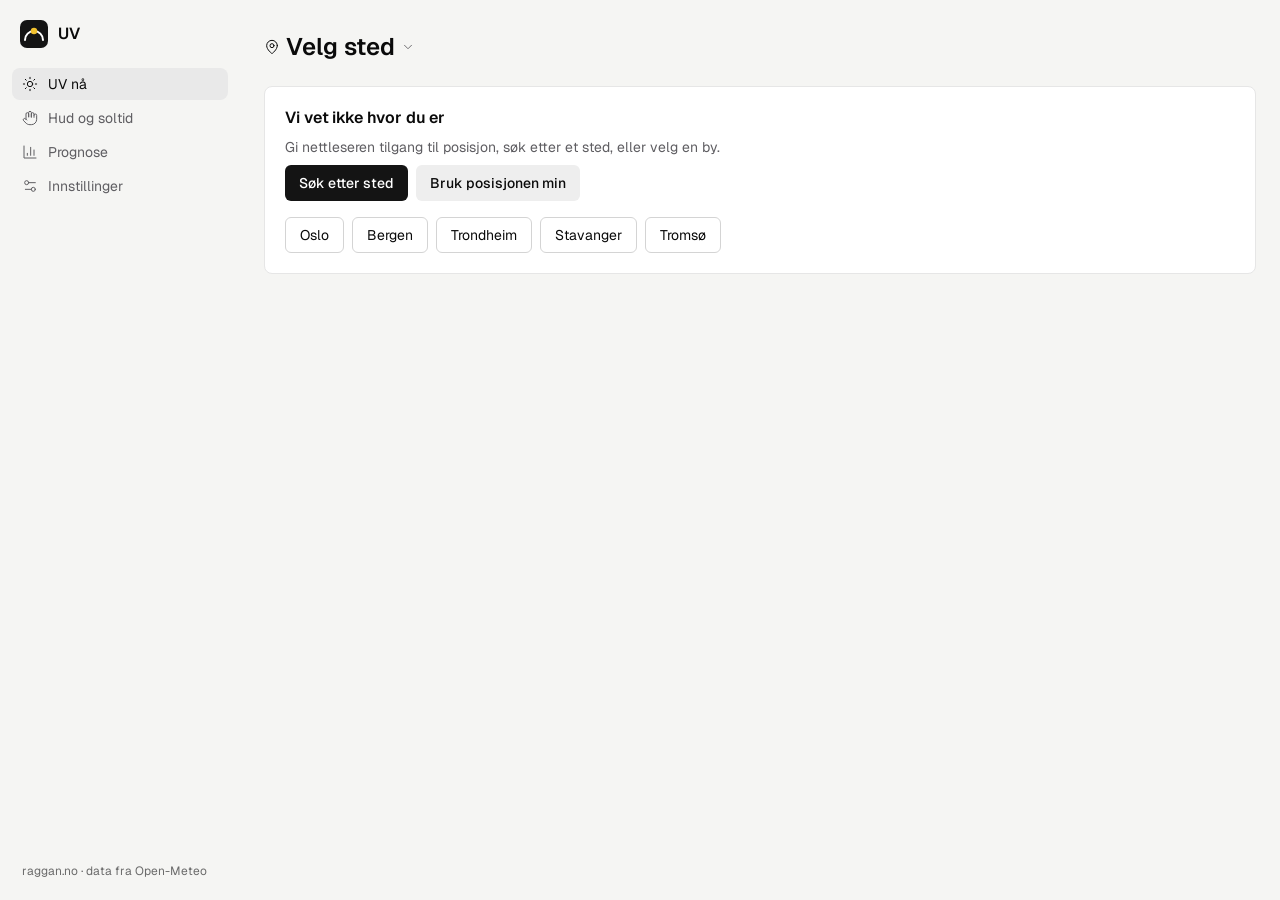
<file: uv/index.html>
<!doctype html>
<html lang="nb">
<head>
<meta charset="utf-8">
<meta name="viewport" content="width=device-width,initial-scale=1,viewport-fit=cover">
<title>UV</title>
<meta name="description" content="UV-indeksen der du er, når du bør beskytte deg i dag, og hvor lenge du kan være i sola før du blir brent.">
<meta name="theme-color" content="#f5f5f3" media="(prefers-color-scheme: light)">
<meta name="theme-color" content="#0f0e10" media="(prefers-color-scheme: dark)">
<meta name="apple-mobile-web-app-capable" content="yes">
<meta name="mobile-web-app-capable" content="yes">
<meta name="apple-mobile-web-app-title" content="UV">
<meta name="apple-mobile-web-app-status-bar-style" content="default">
<link rel="manifest" href="manifest.webmanifest">
<link rel="apple-touch-icon" href="icon-180.png">
<link rel="icon" type="image/png" sizes="192x192" href="icon-192.png">
<link rel="preconnect" href="https://fonts.googleapis.com"><link rel="preconnect" href="https://fonts.gstatic.com" crossorigin>
<link rel="preconnect" href="https://api.open-meteo.com" crossorigin>
<link rel="stylesheet" href="https://fonts.googleapis.com/css2?family=Geist:wght@400;500;600&display=swap">
<link rel="stylesheet" href="tokens.css">
<link rel="stylesheet" href="app.css">
<script>try{var t=JSON.parse(localStorage.getItem("uv:settings")||"{}").theme;if(t==="light"||t==="dark")document.documentElement.dataset.theme=t}catch(e){}</script>
</head>
<body ontouchstart="">
<svg width="0" height="0" style="position:absolute" aria-hidden="true">
  <symbol id="i-sun" viewBox="0 0 24 24"><circle cx="12" cy="12" r="4"/><path d="M12 2v2M12 20v2M4.93 4.93l1.41 1.41M17.66 17.66l1.41 1.41M2 12h2M20 12h2M6.34 17.66l-1.41 1.41M19.07 4.93l-1.41 1.41"/></symbol>
  <symbol id="i-hand" viewBox="0 0 24 24"><path d="M18 11V6a2 2 0 0 0-4 0v5M14 10V4a2 2 0 0 0-4 0v6M10 10.5V6a2 2 0 0 0-4 0v8"/><path d="M18 8a2 2 0 1 1 4 0v6a8 8 0 0 1-8 8h-2c-2.8 0-4.5-.86-5.99-2.34l-3.6-3.6a2 2 0 0 1 2.83-2.82L7 15"/></symbol>
  <symbol id="i-bars" viewBox="0 0 24 24"><path d="M3 3v18h18M18 17V9M13 17V5M8 17v-3"/></symbol>
  <symbol id="i-cog" viewBox="0 0 24 24"><path d="M20 7h-9M14 17H5"/><circle cx="17" cy="17" r="3"/><circle cx="7" cy="7" r="3"/></symbol>
  <symbol id="i-pin" viewBox="0 0 24 24"><path d="M3 11 22 2l-9 19-2-8-8-2z"/></symbol>
  <symbol id="i-map" viewBox="0 0 24 24"><path d="M20 10c0 6-8 12-8 12s-8-6-8-12a8 8 0 0 1 16 0Z"/><circle cx="12" cy="10" r="3"/></symbol>
  <symbol id="i-chev" viewBox="0 0 24 24"><path d="m6 9 6 6 6-6"/></symbol>
  <symbol id="i-play" viewBox="0 0 24 24"><path d="M7 4l13 8-13 8z"/></symbol>
  <symbol id="i-stop" viewBox="0 0 24 24"><rect x="6" y="6" width="12" height="12" rx="1"/></symbol>
  <symbol id="i-search" viewBox="0 0 24 24"><circle cx="11" cy="11" r="7"/><path d="m21 21-4.3-4.3"/></symbol>
  <symbol id="i-mountain" viewBox="0 0 24 24"><path d="m8 3 4 8 5-5 5 15H2L8 3z"/></symbol>
  <symbol id="i-x" viewBox="0 0 24 24"><path d="M18 6 6 18M6 6l12 12"/></symbol>
  <symbol id="mark" viewBox="0 0 28 28"><rect width="28" height="28" rx="7" style="fill:var(--primary)"/><path d="M5 20a9 9 0 0 1 18 0" fill="none" style="stroke:var(--on-primary)" stroke-width="2" stroke-linecap="round"/><circle cx="14" cy="11" r="3.2" fill="#f2c230"/></symbol>
</svg>

<div class="app">
  <nav class="sidebar" aria-label="Hovedmeny">
    <a class="brand" href="../" aria-label="UV, til raggan.no"><svg class="mark" aria-hidden="true"><use href="#mark"/></svg>UV</a>
    <a class="nav-item" href="#/" data-nav="uv"><svg class="i" aria-hidden="true"><use href="#i-sun"/></svg>UV nå</a>
    <a class="nav-item" href="#/hud" data-nav="hud"><svg class="i" aria-hidden="true"><use href="#i-hand"/></svg>Hud og soltid</a>
    <a class="nav-item" href="#/prognose" data-nav="prognose"><svg class="i" aria-hidden="true"><use href="#i-bars"/></svg>Prognose</a>
    <a class="nav-item" href="#/innstillinger" data-nav="innstillinger"><svg class="i" aria-hidden="true"><use href="#i-cog"/></svg>Innstillinger</a>
    <p class="bottom">raggan.no · data fra Open-Meteo</p>
  </nav>
  <header class="topbar"><svg class="mark" aria-hidden="true"><use href="#mark"/></svg>UV</header>

  <main class="canvas" id="main">
    <div id="banner"></div>
    <section class="view" id="v-uv" aria-labelledby="t-uv"></section>
    <section class="view" id="v-hud" aria-labelledby="t-hud"></section>
    <section class="view" id="v-prognose" aria-labelledby="t-prognose"></section>
    <section class="view" id="v-innstillinger" aria-labelledby="t-innstillinger"></section>
  </main>

  <nav class="bottombar" aria-label="Hovedmeny">
    <a href="#/" data-nav="uv"><svg class="i" aria-hidden="true"><use href="#i-sun"/></svg>UV</a>
    <a href="#/hud" data-nav="hud"><svg class="i" aria-hidden="true"><use href="#i-hand"/></svg>Hud</a>
    <a href="#/prognose" data-nav="prognose"><svg class="i" aria-hidden="true"><use href="#i-bars"/></svg>Prognose</a>
    <a href="#/innstillinger" data-nav="innstillinger"><svg class="i" aria-hidden="true"><use href="#i-cog"/></svg>Innstillinger</a>
  </nav>
</div>
<div class="scrim" id="scrim" hidden></div>
<div class="sheet" id="sheet" role="dialog" aria-modal="true" aria-labelledby="sheet-title" tabindex="-1" hidden>
  <div class="drag" id="sheet-drag"><div class="grab" aria-hidden="true"></div>
  <header><h2 id="sheet-title"></h2><button class="btn secondary" id="sheet-close" aria-label="Lukk"><svg class="i" aria-hidden="true"><use href="#i-x"/></svg></button></header></div>
  <div class="body" id="sheet-body"></div>
</div>
<div class="toast" id="toast" role="status" aria-live="polite"></div>
<noscript><p style="padding:24px">UV trenger JavaScript for å hente prognosen.</p></noscript>
<script src="charts.js"></script>
<script type="module" src="app.js"></script>
</body>
</html>
</file>
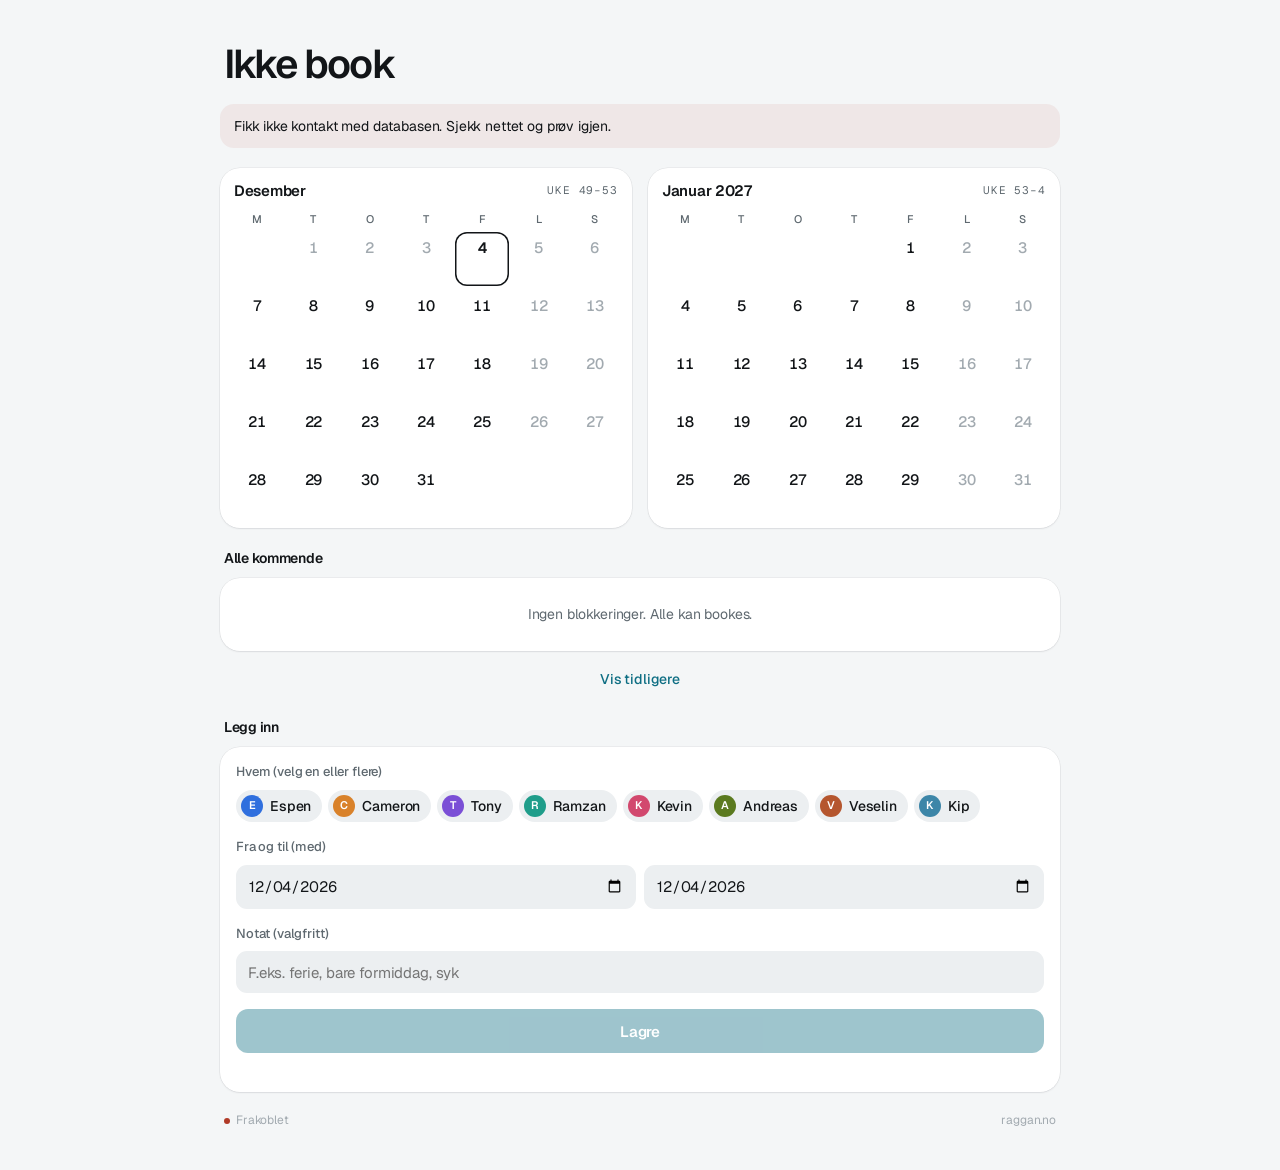
<file: venti/index.html>
<!DOCTYPE html>
<html lang="no">
<head>
<meta charset="utf-8">
<meta name="viewport" content="width=device-width, initial-scale=1, viewport-fit=cover">
<title>Ikke book</title>
<meta name="robots" content="noindex, nofollow">
<meta name="description" content="Hvem som ikke skal bookes når, for Ventilasjonsspesialisten.">
<meta name="theme-color" content="#F4F6F7" media="(prefers-color-scheme: light)">
<meta name="theme-color" content="#0D1012" media="(prefers-color-scheme: dark)">
<meta name="apple-mobile-web-app-capable" content="yes">
<meta name="apple-mobile-web-app-title" content="Ikke book">
<meta name="apple-mobile-web-app-status-bar-style" content="default">
<link rel="manifest" href="manifest.webmanifest">
<link rel="icon" href="icon-192.png">
<link rel="apple-touch-icon" href="apple-touch-icon.png">
<link rel="preconnect" href="https://fonts.googleapis.com">
<link rel="preconnect" href="https://fonts.gstatic.com" crossorigin>
<link href="https://fonts.googleapis.com/css2?family=Geist:wght@400;500;600&family=Geist+Mono:wght@500&display=swap" rel="stylesheet">
<style>
:root{
  --bg:#F4F6F7; --surface:#FFFFFF; --ink:#121518; --muted:#5F6970; --faint:#A2AAB0;
  --line:rgba(18,21,24,.09); --shadow:rgba(18,21,24,.07); --press:#ECEFF1;
  --cell:#F1F3F4; --ring:#FBEFEC; --busy-soft2:rgba(176,58,39,.14);
  --accent:#0E6E83; --accent-ink:#FFFFFF; --accent-soft:rgba(14,110,131,.12);
  --busy:#B03A27; --busy-soft:rgba(176,58,39,.08); --free:#2F8A57;
  --font:"Geist",-apple-system,"Segoe UI","Helvetica Neue",Arial,sans-serif; --mono:"Geist Mono",ui-monospace,Menlo,monospace;
  --ease:cubic-bezier(0.23,1,0.32,1); --ease-drawer:cubic-bezier(0.32,0.72,0,1);
  --toast:rgba(28,32,35,.94); --toast-ink:#F4F7F8; --pill-mix:16%;
  color-scheme:light;
}
@media (prefers-color-scheme: dark){:root:not([data-theme="light"]){
  --bg:#0D1012; --surface:#171B1E; --ink:#EEF2F4; --muted:#9AA4AA; --faint:#5F686E;
  --line:rgba(255,255,255,.09); --shadow:rgba(0,0,0,.4); --press:#20262A;
  --cell:#20262A; --ring:#2A2220; --busy-soft2:rgba(238,122,100,.22);
  --accent:#3BA7C0; --accent-ink:#06191E; --accent-soft:rgba(59,167,192,.16);
  --busy:#EE7A64; --busy-soft:rgba(238,122,100,.14); --free:#5CC487;
  --toast:rgba(44,50,54,.95); --toast-ink:#EEF2F4; --pill-mix:30%;
  color-scheme:dark }}
:root[data-theme="dark"]{
  --bg:#0D1012; --surface:#171B1E; --ink:#EEF2F4; --muted:#9AA4AA; --faint:#5F686E;
  --line:rgba(255,255,255,.09); --shadow:rgba(0,0,0,.4); --press:#20262A;
  --cell:#20262A; --ring:#2A2220; --busy-soft2:rgba(238,122,100,.22);
  --accent:#3BA7C0; --accent-ink:#06191E; --accent-soft:rgba(59,167,192,.16);
  --busy:#EE7A64; --busy-soft:rgba(238,122,100,.14); --free:#5CC487;
  --toast:rgba(44,50,54,.95); --toast-ink:#EEF2F4; --pill-mix:30%;
  color-scheme:dark }
*,*::before,*::after{box-sizing:border-box}
html{-webkit-text-size-adjust:100%}
body{margin:0;min-height:100dvh;background:var(--bg);color:var(--ink);font:400 15px/1.45 var(--font);letter-spacing:-.01em;-webkit-font-smoothing:antialiased;-webkit-tap-highlight-color:transparent}
button,input{font:inherit;color:inherit;letter-spacing:inherit}
button{cursor:pointer;border:0;background:none;padding:0}
.wrap{width:100%;max-width:880px;margin:0 auto;display:flex;flex-direction:column;gap:20px;
  padding:calc(env(safe-area-inset-top,0px) + 44px) calc(env(safe-area-inset-right,0px) + 20px) calc(env(safe-area-inset-bottom,0px) + 40px) calc(env(safe-area-inset-left,0px) + 20px)}
.card{background:var(--surface);border-radius:20px;box-shadow:0 0 0 .5px var(--line),0 1px 2px var(--shadow)}
h1{margin:0 4px;font-size:40px;line-height:1;font-weight:600;letter-spacing:-.045em}
h2{margin:0;font-size:15px;font-weight:600;letter-spacing:-.02em}

/* Kalender (design B) */
.months{display:grid;grid-template-columns:repeat(2,minmax(0,1fr));gap:16px;align-items:start}
.month{padding:12px 10px 10px;display:flex;flex-direction:column;gap:4px}
.mhead{display:flex;justify-content:space-between;align-items:center;padding:0 4px 6px}
.mhead h2{text-transform:capitalize}
.mhead span{font-family:var(--mono);font-size:11px;letter-spacing:.08em;color:var(--muted)}
.row7{display:grid;grid-template-columns:repeat(7,minmax(0,1fr));gap:2px}
.wd{text-align:center;font-size:11px;font-weight:500;color:var(--muted)}
.d{height:54px;border-radius:12px;display:flex;flex-direction:column;align-items:center;gap:4px;padding-top:6px;transition:background-color 140ms ease,box-shadow 140ms ease}
.d .n{font-size:15px;font-weight:500;font-variant-numeric:tabular-nums;line-height:20px}
.d.out{visibility:hidden}
.d.we .n,.d.past .n{color:var(--faint)}
.d.busy{background:var(--busy-soft)}
.d.busy2{background:var(--busy-soft2)}
.d.busy .n,.d.busy2 .n{color:var(--ink)}
.d.past.busy,.d.past.busy2{opacity:.5}
.d.today{box-shadow:inset 0 0 0 1.5px var(--ink)}
.d.today .n{font-weight:600;color:var(--ink)}
.d.sel{box-shadow:inset 0 0 0 1.5px var(--accent)}
.d.today.sel{box-shadow:inset 0 0 0 1.5px var(--ink),inset 0 0 0 3px var(--accent)}
.d:disabled{cursor:default}
@media (hover:hover) and (pointer:fine){ .d:not(:disabled):not(.busy):not(.busy2):hover{background:var(--cell)} }
.d:focus-visible{outline:2px solid var(--accent);outline-offset:1px}
.ini{display:flex}
.ini span{width:18px;height:18px;border-radius:50%;background:var(--c);color:#fff;font-size:10px;font-weight:600;display:grid;place-items:center;box-shadow:0 0 0 1.5px var(--ring)}
.ini span + span{margin-left:-5px}

/* Nederst: liste + skjema */
.lower{display:flex;flex-direction:column;gap:20px}
.section{display:flex;flex-direction:column;gap:10px;min-width:0}
.section .head{display:flex;align-items:baseline;justify-content:space-between;gap:12px;padding:0 4px}
.count{font-size:13px;color:var(--muted)}
.list{list-style:none;margin:0;padding:0;overflow:hidden}
.item{position:relative;display:flex;align-items:center;gap:10px;padding:8px 8px 8px 14px;transition:background-color 140ms ease}
.item + .item::before{content:"";position:absolute;top:0;left:34px;right:0;height:1px;background:var(--line);transform:scaleY(.5);transform-origin:top}
@media (hover:hover) and (pointer:fine){.item:hover{background:var(--cell)}}
.item .dot{flex:none;width:10px;height:10px;border-radius:50%;background:var(--c)}
.item .who{flex:none;font-weight:600;font-size:15px}
.item .note{flex:1;min-width:0;font-size:13px;color:var(--muted);overflow:hidden;text-overflow:ellipsis;white-space:nowrap}
.item .when{flex:none;font-size:14px;font-variant-numeric:tabular-nums;text-align:right}
.item .now{font-family:var(--mono);font-size:10px;letter-spacing:.08em;color:#fff;background:var(--busy);padding:2px 6px;border-radius:5px;margin-right:8px;vertical-align:1px}
.item.past{opacity:.55}
.item.enter{animation:enter 320ms var(--ease) both}
.item.enter::after{content:"";position:absolute;inset:0;background:var(--accent-soft);pointer-events:none;animation:glow 1400ms ease-out 200ms both}
@keyframes enter{from{opacity:0;transform:translateY(-6px) scale(.98)}}
@keyframes glow{from{opacity:1}to{opacity:0}}
.item.leaving{overflow:hidden;transition:height 220ms var(--ease),opacity 160ms ease,padding 220ms var(--ease);opacity:0;padding-top:0;padding-bottom:0}
.del{flex:none;width:32px;height:32px;border-radius:10px;display:grid;place-items:center;color:var(--faint);transition:background-color 140ms ease,color 140ms ease,transform 120ms var(--ease)}
.del svg{width:15px;height:15px;stroke:currentColor;stroke-width:2;fill:none;stroke-linecap:round}
.del:active{transform:scale(.9);background:var(--press);color:var(--ink)}
@media (hover:hover) and (pointer:fine){.del:hover{background:var(--press);color:var(--ink)}}
.empty{padding:26px 16px;text-align:center;color:var(--muted);font-size:14px}
.more{align-self:center;font-size:14px;font-weight:500;color:var(--accent);padding:8px 12px;border-radius:10px;transition:opacity 120ms ease}
.more:active{opacity:.55}

.form{display:flex;flex-direction:column;gap:16px;padding:16px;transition:box-shadow 300ms ease}
.form.flash{box-shadow:0 0 0 2px var(--accent),0 1px 2px var(--shadow)}
.field{display:flex;flex-direction:column;gap:8px}
.field > span{font-size:13px;font-weight:500;color:var(--muted)}
.people{display:flex;flex-wrap:wrap;gap:6px}
.chip{display:inline-flex;align-items:center;gap:7px;padding:5px 11px 5px 5px;border-radius:999px;background:var(--press);font-size:14px;font-weight:500;transition:background-color 140ms ease,box-shadow 140ms ease,transform 120ms var(--ease)}
.chip .av{width:22px;height:22px;border-radius:50%;flex:none;display:grid;place-items:center;font-size:11px;font-weight:600;color:#fff;background:var(--c)}
.chip:active{transform:scale(.96)}
.chip[aria-pressed="true"]{background:var(--accent-soft);box-shadow:inset 0 0 0 1.5px var(--accent)}
.row2{display:grid;grid-template-columns:1fr 1fr;gap:8px}
input[type="date"],input[type="text"]{width:100%;min-width:0;padding:10px 12px;border-radius:11px;border:0;background:var(--press);font-size:15px;outline:none;-webkit-appearance:none;appearance:none;min-height:42px}
input:focus-visible{box-shadow:0 0 0 2px var(--accent)}
.primary{display:flex;align-items:center;justify-content:center;gap:8px;min-height:44px;border-radius:12px;background:var(--accent);color:var(--accent-ink);font-weight:600;font-size:15px;
  transition:transform 120ms var(--ease),opacity 140ms ease,background-color 200ms ease,color 200ms ease}
.primary:active{transform:scale(.98)}
.primary:disabled{opacity:.4;cursor:default;transform:none}
.primary.done,.primary.done:disabled{opacity:1;background:var(--free);color:#fff}
.primary svg{width:18px;height:18px;stroke:currentColor;stroke-width:2.4;fill:none;stroke-linecap:round;stroke-linejoin:round}
.formmsg{margin:-6px 2px 0;font-size:13px;color:var(--muted);min-height:1em}
.formmsg.err{color:var(--busy)}

.toast{position:fixed;left:50%;bottom:calc(env(safe-area-inset-bottom,0px) + 20px);z-index:20;width:calc(100% - 32px);max-width:420px;
  display:flex;align-items:center;gap:12px;padding:10px 10px 10px 16px;border-radius:16px;background:var(--toast);color:var(--toast-ink);
  -webkit-backdrop-filter:blur(20px) saturate(180%);backdrop-filter:blur(20px) saturate(180%);box-shadow:0 12px 32px -8px rgba(0,0,0,.35);
  transform:translate(-50%,calc(100% + 28px));opacity:0;visibility:hidden;
  transition:transform 240ms var(--ease-drawer),opacity 200ms ease,visibility 0s linear 240ms}
.toast.show{transform:translate(-50%,0);opacity:1;visibility:visible;transition:transform 420ms var(--ease-drawer),opacity 200ms ease,visibility 0s}
.toast span{flex:1;min-width:0;font-size:14px;overflow:hidden;text-overflow:ellipsis;white-space:nowrap}
.toast button{flex:none;font-weight:600;font-size:14px;color:var(--toast-ink);padding:8px 12px;border-radius:10px;background:rgba(255,255,255,.12);transition:transform 120ms var(--ease)}
.toast button:active{transform:scale(.95)}

.banner{display:none;padding:12px 14px;border-radius:14px;background:var(--busy-soft);font-size:14px}
.banner.show{display:block}
.foot{display:flex;justify-content:space-between;align-items:center;color:var(--faint);font-size:12px;padding:0 4px}
.foot a{color:inherit;text-decoration:none}
.sync{display:inline-flex;align-items:center;gap:6px}
.sync i{width:6px;height:6px;border-radius:50%;background:var(--free)}
.sync.off i{background:var(--busy)}

/* Telefon: månedene under hverandre */
@media (max-width: 720px){
  .wrap{padding-top:calc(env(safe-area-inset-top,0px) + 44px);padding-left:calc(env(safe-area-inset-left,0px) + 16px);padding-right:calc(env(safe-area-inset-right,0px) + 16px)}
  .months{grid-template-columns:1fr}
}
@media (prefers-reduced-motion: reduce){
  *{transition-duration:120ms!important}
  .item.enter{animation:fade 200ms ease both}
  @keyframes fade{from{opacity:0}}
  .toast,.toast.show{transform:translate(-50%,0)}
  .chip:active,.primary:active,.del:active,.toast button:active,.iconbtn:active,.txtbtn:active{transform:none}
}
@media (prefers-reduced-transparency: reduce){ .toast{background:#1C2023;-webkit-backdrop-filter:none;backdrop-filter:none} }
</style>
</head>
<body>
<main class="wrap">
  <h1>Ikke book</h1>

  <div class="banner" id="banner"></div>

  <section class="months" id="months" aria-label="Kalender"></section>

  <div class="lower">
    <section class="section" aria-labelledby="h-list">
      <div class="head"><h2 id="h-list" style="font-size:14px">Alle kommende</h2><span class="count" id="count"></span></div>
      <ul class="list card" id="list"></ul>
      <button class="more" id="past" type="button">Vis tidligere</button>
    </section>

    <section class="section" aria-labelledby="h-add">
      <div class="head"><h2 id="h-add" style="font-size:14px">Legg inn</h2></div>
      <form class="card form" id="form" autocomplete="off">
        <div class="field">
          <span>Hvem (velg en eller flere)</span>
          <div class="people" id="pick"></div>
        </div>
        <div class="field">
          <span>Fra og til (med)</span>
          <div class="row2">
            <input type="date" id="fra" required aria-label="Fra dato">
            <input type="date" id="til" required aria-label="Til og med dato">
          </div>
        </div>
        <div class="field">
          <span>Notat (valgfritt)</span>
          <input type="text" id="notat" maxlength="140" placeholder="F.eks. ferie, bare formiddag, syk">
        </div>
        <button class="primary" id="save" type="submit" disabled>Lagre</button>
        <p class="formmsg" id="formmsg" aria-live="polite"></p>
      </form>
    </section>
  </div>

  <footer class="foot">
    <span class="sync" id="sync"><i></i><span id="syncTxt">Kobler til …</span></span>
    <a href="/">raggan.no</a>
  </footer>
</main>
<div class="toast" id="toast" role="status" aria-live="polite"><span id="toastTxt"></span><button type="button" id="undo">Angre</button></div>

<script>
(() => {
  const URL_ = "https://qcxxtvzarpxstlmyguqi.supabase.co/rest/v1/venti_blokker";
  const KEY = "sb_publishable_5m5Hsz9YfHSPK1MZhsXiHA_GjlwYQrW";
  const H = { apikey: KEY, "Content-Type": "application/json" };

  const PEOPLE = ["Espen","Cameron","Tony","Ramzan","Kevin","Andreas","Veselin","Kip"];
  const COLORS = ["#2F6FDE","#D9822B","#7B4FD6","#1F9D8A","#D2486E","#5B7A1F","#B5562E","#3D86A8"];
  const color = p => COLORS[PEOPLE.indexOf(p)] || "#888";

  const $ = id => document.getElementById(id);
  const esc = s => String(s).replace(/[&<>"']/g, c => ({"&":"&amp;","<":"&lt;",">":"&gt;",'"':"&quot;","'":"&#39;"}[c]));
  const pad = n => String(n).padStart(2, "0");
  const iso = d => `${d.getFullYear()}-${pad(d.getMonth()+1)}-${pad(d.getDate())}`;
  const parse = s => { const [y,m,d] = s.split("-").map(Number); return new Date(y, m-1, d); };
  const addDays = (d, n) => { const x = new Date(d); x.setDate(x.getDate()+n); return x; };
  const today = () => iso(new Date());

  const fmtWd = new Intl.DateTimeFormat("nb-NO", { weekday: "short" });
  const fmtMonth = new Intl.DateTimeFormat("nb-NO", { month: "long" });
  const fmtFull = new Intl.DateTimeFormat("nb-NO", { weekday: "long", day: "numeric", month: "long" });
  const MONTHS = ["jan","feb","mar","apr","mai","jun","jul","aug","sep","okt","nov","des"];
  const wd = d => fmtWd.format(d).replace(".", "");

  function isoWeek(d) {
    const t = new Date(Date.UTC(d.getFullYear(), d.getMonth(), d.getDate()));
    const day = t.getUTCDay() || 7; t.setUTCDate(t.getUTCDate() + 4 - day);
    const y0 = new Date(Date.UTC(t.getUTCFullYear(), 0, 1));
    return Math.ceil(((t - y0) / 864e5 + 1) / 7);
  }
  function fmtRange(a, b) {
    const A = parse(a), B = parse(b), yNow = new Date().getFullYear();
    const yr = d => d.getFullYear() !== yNow ? " " + d.getFullYear() : "";
    if (a === b) return `${wd(A)} ${A.getDate()}. ${MONTHS[A.getMonth()]}${yr(A)}`;
    if (A.getMonth() === B.getMonth() && A.getFullYear() === B.getFullYear())
      return `${A.getDate()}.–${B.getDate()}. ${MONTHS[A.getMonth()]}${yr(A)}`;
    return `${A.getDate()}. ${MONTHS[A.getMonth()]}${A.getFullYear()!==B.getFullYear()?yr(A):""} – ${B.getDate()}. ${MONTHS[B.getMonth()]}${yr(B)}`;
  }
  const avatar = p => `<span class="av" style="--c:${color(p)}" aria-hidden="true">${esc(p[0])}</span>`;

  // ---------- state ----------
  let rows = [];
  let showPast = false;
  let lastJson = "";
  let firstPaint = true;
  let touched = false;   // marker valgt periode i kalenderen først når noen har valgt dato
  const seen = new Set();
  const picked = new Set();
  const reduced = matchMedia("(prefers-reduced-motion: reduce)");

  // ---------- API ----------
  async function api(path = "", opts = {}) {
    const r = await fetch(URL_ + path, { ...opts, headers: { ...H, ...(opts.headers || {}) } });
    if (!r.ok) {
      let body = {}; try { body = await r.json(); } catch {}
      const e = new Error(body.message || r.statusText); e.code = body.code; e.status = r.status; throw e;
    }
    const txt = await r.text();
    return txt ? JSON.parse(txt) : null;
  }
  function setSync(ok, txt) { $("sync").classList.toggle("off", !ok); $("syncTxt").textContent = txt; }
  function banner(msg) { const b = $("banner"); b.innerHTML = msg || ""; b.classList.toggle("show", !!msg); }
  const stamp = () => "Oppdatert " + new Date().toLocaleTimeString("nb-NO", { hour: "2-digit", minute: "2-digit" });

  async function load() {
    try {
      const data = await api("?select=*&order=fra.asc,person.asc");
      banner(""); setSync(true, stamp());
      const json = JSON.stringify(data);
      if (json === lastJson) return;
      lastJson = json; rows = data;
    } catch (e) {
      if (e.code === "PGRST205" || e.code === "42P01" || e.status === 404)
        banner("<b>Databasen er ikke satt opp ennå.</b> Kjør SQL-en i Supabase, så virker siden.");
      else banner("Fikk ikke kontakt med databasen. Sjekk nettet og prøv igjen.");
      setSync(false, "Frakoblet");
    }
    render();
  }

  // ---------- kalender ----------
  function entriesOn(s) {
    return rows.filter(r => r.fra <= s && r.til >= s).sort((a, b) => PEOPLE.indexOf(a.person) - PEOPLE.indexOf(b.person));
  }
  function renderMonth(year, month) {
    const first = new Date(year, month, 1), last = new Date(year, month + 1, 0);
    const t = today(), selA = $("fra").value, selB = $("til").value;
    const start = addDays(first, -((first.getDay() + 6) % 7));
    const name = fmtMonth.format(first);
    const wk1 = isoWeek(first), wk2 = isoWeek(last);
    let html = `<div class="card month"><div class="mhead"><h2>${esc(name)}${first.getFullYear() !== new Date().getFullYear() ? " " + first.getFullYear() : ""}</h2><span>UKE ${wk1}–${wk2}</span></div>
      <div class="row7">${["M","T","O","T","F","L","S"].map(x => `<span class="wd">${x}</span>`).join("")}</div>`;
    for (let w = start; w <= last; w = addDays(w, 7)) {
      html += `<div class="row7">`;
      for (let i = 0; i < 7; i++) {
        const day = addDays(w, i), s = iso(day);
        if (day.getMonth() !== month) { html += `<span class="d out" aria-hidden="true"></span>`; continue; }
        const es = entriesOn(s), past = s < t;
        const cls = ["d", i >= 5 ? "we" : "", es.length === 1 ? "busy" : es.length > 1 ? "busy2" : "", s === t ? "today" : "", past ? "past" : "",
          (touched && !past && selA && selB && s >= selA && s <= selB) ? "sel" : ""].filter(Boolean).join(" ");
        const tip = es.map(e => e.person + (e.notat ? ": " + e.notat : "")).join("\n");
        const label = `${fmtFull.format(day)}${es.length ? ". Ikke book: " + es.map(e => e.person).join(", ") : ""}`;
        html += `<button type="button" class="${cls}" data-d="${s}"${past ? " disabled" : ""} aria-label="${esc(label)}"${tip ? ` title="${esc(tip)}"` : ""}><span class="n">${day.getDate()}</span>${
          es.length ? `<span class="ini">${es.slice(0, 3).map(e => `<span style="--c:${color(e.person)}">${esc(e.person[0])}</span>`).join("")}</span>` : ""}</button>`;
      }
      html += `</div>`;
    }
    return html + `</div>`;
  }
  function renderCalendar() {
    const now = new Date();
    const a = new Date(now.getFullYear(), now.getMonth(), 1), b = new Date(now.getFullYear(), now.getMonth() + 1, 1);
    $("months").innerHTML = renderMonth(a.getFullYear(), a.getMonth()) + renderMonth(b.getFullYear(), b.getMonth());
  }

  // ---------- liste ----------
  function renderList() {
    const t = today();
    const list = rows
      .filter(r => showPast ? r.til < t : r.til >= t)
      .sort((a, b) => showPast ? b.fra.localeCompare(a.fra) : (a.fra.localeCompare(b.fra) || PEOPLE.indexOf(a.person) - PEOPLE.indexOf(b.person)));
    $("h-list").textContent = showPast ? "Tidligere" : "Alle kommende";
    $("count").textContent = list.length ? list.length + " stk" : "";
    $("past").textContent = showPast ? "Vis kommende" : "Vis tidligere";
    if (!list.length) {
      $("list").innerHTML = `<li class="empty">${showPast ? "Ingenting tidligere." : "Ingen blokkeringer. Alle kan bookes."}</li>`;
      return;
    }
    $("list").innerHTML = list.map(r => {
      const now = r.fra <= t && r.til >= t;
      const isNew = !firstPaint && !seen.has(r.id);
      return `<li class="item${r.til < t ? " past" : ""}${isNew ? " enter" : ""}" data-id="${esc(r.id)}" style="--c:${color(r.person)}">
        <span class="dot" aria-hidden="true"></span><span class="who">${esc(r.person)}</span>
        <span class="note">${r.notat ? esc(r.notat) : ""}</span>
        <span class="when">${esc(fmtRange(r.fra, r.til))}</span>
        <button type="button" class="del" data-id="${esc(r.id)}" aria-label="Slett ${esc(r.person)} ${esc(fmtRange(r.fra, r.til))}">
          <svg viewBox="0 0 24 24" aria-hidden="true"><path d="M6 6l12 12M18 6L6 18"/></svg></button></li>`;
    }).join("");
  }
  function render() {
    renderCalendar(); renderList();
    rows.forEach(r => seen.add(r.id));
    if (lastJson) firstPaint = false;
  }

  // ---------- skjema ----------
  function validate() {
    const f = $("fra").value, t = $("til").value;
    $("save").disabled = !(picked.size > 0 && f && t && t >= f);
    const bad = f && t && t < f;
    $("formmsg").classList.toggle("err", !!bad);
    $("formmsg").textContent = bad ? "Til-datoen er før fra-datoen." : "";
  }
  function renderPick() {
    $("pick").innerHTML = PEOPLE.map(p =>
      `<button type="button" class="chip" data-p="${p}" aria-pressed="${picked.has(p)}" style="--c:${color(p)}">${avatar(p)}${esc(p)}</button>`).join("");
  }
  $("pick").addEventListener("click", e => {
    const b = e.target.closest(".chip"); if (!b) return;
    const p = b.dataset.p; picked.has(p) ? picked.delete(p) : picked.add(p);
    b.setAttribute("aria-pressed", picked.has(p)); validate();
  });
  $("fra").addEventListener("change", () => {
    if (!$("til").value || $("til").value < $("fra").value) $("til").value = $("fra").value;
    touched = true; validate(); renderCalendar();
  });
  $("til").addEventListener("change", () => { touched = true; validate(); renderCalendar(); });

  // Klikk på en dag = fyll inn datoen. Shift+klikk = utvid perioden.
  let flashTimer;
  $("months").addEventListener("click", e => {
    const b = e.target.closest(".d[data-d]"); if (!b || b.disabled) return;
    const s = b.dataset.d, f = $("fra").value;
    if (e.shiftKey && f) {
      if (s >= f) $("til").value = s; else { $("til").value = $("til").value > f ? $("til").value : f; $("fra").value = s; }
    } else { $("fra").value = s; $("til").value = s; }
    touched = true; validate(); renderCalendar();
    const form = $("form");
    const r = form.getBoundingClientRect();
    if (r.top < 0 || r.bottom > innerHeight) form.scrollIntoView({ block: "nearest", behavior: reduced.matches ? "auto" : "smooth" });
    form.classList.add("flash"); clearTimeout(flashTimer); flashTimer = setTimeout(() => form.classList.remove("flash"), 700);
  });

  $("form").addEventListener("submit", async e => {
    e.preventDefault(); if ($("save").disabled) return;
    const fra = $("fra").value, til = $("til").value, notat = $("notat").value.trim() || null;
    const payload = [...picked].map(person => ({ person, fra, til, notat }));
    $("save").disabled = true; $("save").textContent = "Lagrer …";
    try {
      await api("", { method: "POST", headers: { Prefer: "return=minimal" }, body: JSON.stringify(payload) });
      picked.clear(); renderPick(); $("notat").value = "";
      showPast = false; touched = false;
      await load();
      const btn = $("save");
      btn.classList.add("done");
      btn.innerHTML = '<svg viewBox="0 0 24 24" aria-hidden="true"><path d="M5 12.5l4.5 4.5L19 7.5"/></svg>Lagret';
      setTimeout(() => { btn.classList.remove("done"); btn.textContent = "Lagre"; validate(); }, 1400);
      return;
    } catch (err) {
      $("formmsg").classList.add("err");
      $("formmsg").textContent = "Klarte ikke å lagre. Prøv igjen.";
    }
    $("save").textContent = "Lagre"; validate();
  });

  // ---------- slett med angre ----------
  let undoRow = null, toastTimer;
  function toast(msg) {
    $("toastTxt").textContent = msg; $("toast").classList.add("show");
    clearTimeout(toastTimer); toastTimer = setTimeout(hideToast, 5000);
  }
  function hideToast() { $("toast").classList.remove("show"); undoRow = null; }
  function collapse(li) {
    return new Promise(res => {
      if (reduced.matches) { li.style.opacity = 0; return setTimeout(res, 120); }
      li.style.height = li.offsetHeight + "px"; li.offsetHeight;
      li.classList.add("leaving"); li.style.height = "0px";
      setTimeout(res, 230);
    });
  }
  $("list").addEventListener("click", async e => {
    const b = e.target.closest(".del"); if (!b) return;
    const id = b.dataset.id, row = rows.find(r => r.id === id); if (!row) return;
    b.disabled = true;
    try { await api("?id=eq." + encodeURIComponent(id), { method: "DELETE" }); }
    catch { b.disabled = false; banner("Klarte ikke å slette. Prøv igjen."); return; }
    await collapse(b.closest(".item"));
    rows = rows.filter(r => r.id !== id); lastJson = ""; seen.delete(id);
    renderCalendar(); renderList();
    undoRow = { id: row.id, person: row.person, fra: row.fra, til: row.til, notat: row.notat };
    toast(`Slettet ${row.person}, ${fmtRange(row.fra, row.til)}`);
  });
  $("undo").addEventListener("click", async () => {
    if (!undoRow) return;
    const r = undoRow; hideToast();
    try { await api("", { method: "POST", headers: { Prefer: "return=minimal" }, body: JSON.stringify([r]) }); }
    catch { banner("Klarte ikke å angre. Legg den inn på nytt."); }
    load();
  });
  $("past").addEventListener("click", () => { showPast = !showPast; renderList(); });

  // ---------- start ----------
  const t0 = today(); $("fra").value = t0; $("til").value = t0;
  renderPick(); render(); validate(); load();
  setInterval(() => { if (!document.hidden) load(); }, 30000);
  document.addEventListener("visibilitychange", () => { if (!document.hidden) load(); });
})();
</script>
</body>
</html>
</file>
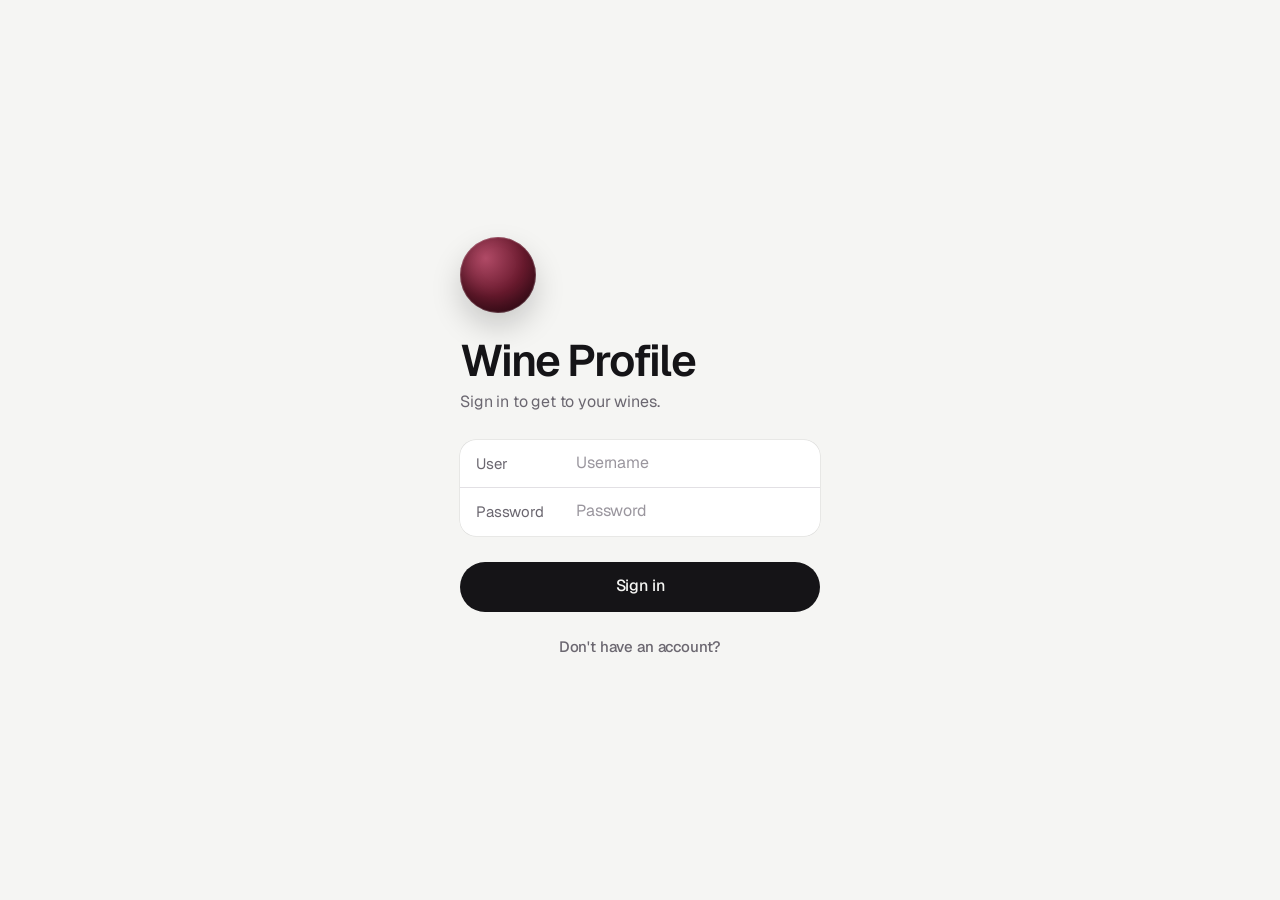
<file: vin/index.html>
<!doctype html>
<html lang="nb">
<head>
<meta charset="utf-8">
<meta name="viewport" content="width=device-width,initial-scale=1,viewport-fit=cover">
<title>Vinprofil</title>
<meta name="description" content="Logg viner, bygg smaksprofilen din og få anbefalinger fra vinkartet.">
<meta name="theme-color" content="#F5F5F3" media="(prefers-color-scheme: light)">
<meta name="theme-color" content="#0F0E10" media="(prefers-color-scheme: dark)">
<meta name="apple-mobile-web-app-capable" content="yes">
<meta name="mobile-web-app-capable" content="yes">
<meta name="apple-mobile-web-app-title" content="Vin">
<meta name="apple-mobile-web-app-status-bar-style" content="default">
<meta name="robots" content="noindex">
<link rel="manifest" href="manifest.webmanifest">
<link rel="apple-touch-icon" href="icon-180.png">
<link rel="icon" type="image/png" sizes="192x192" href="icon-192.png">
<link rel="preconnect" href="https://fonts.googleapis.com">
<link rel="preconnect" href="https://fonts.gstatic.com" crossorigin>
<link rel="stylesheet" href="https://fonts.googleapis.com/css2?family=Geist:wght@200..700&family=Geist+Mono:wght@400;500&display=swap">
<style>
/* Layout: one column, 24px gutters, floating translucent tab bar; create/detail as bottom sheets. */
:root{
  --bg:#F5F5F3; --surface:#FFFFFF; --ink:#151417; --ink2:#3A373D; --muted:#6B6770; --faint:#9A969E;
  --line:#E2E0E4; --fill:#E8E6EA; --track:#CFCCD2;
  --accent:#7A1F3D; --wine-red:#4A1022; --accent-ink:#FFFFFF; --accent-soft:rgba(122,31,61,.08);
  --bar:rgba(255,255,255,.82); --shadow:rgba(21,20,23,.12); --scrim:rgba(21,20,23,.28); --toast:rgba(21,20,23,.9); --toast-ink:#F5F5F3;
  --font:Geist,-apple-system,"SF Pro Text","Helvetica Neue",sans-serif;
  --mono:"Geist Mono",ui-monospace,"SF Mono",Menlo,monospace;
  --ease-out:cubic-bezier(0.23,1,0.32,1); --ease-in-out:cubic-bezier(0.77,0,0.175,1);
  --st:env(safe-area-inset-top,0px); --sb:env(safe-area-inset-bottom,0px);
  color-scheme:light;
}
@media (prefers-color-scheme: dark){ :root:not([data-theme="light"]){
  --bg:#0F0E10; --surface:#1B1A1D; --ink:#F3F2F4; --ink2:#D6D3D9; --muted:#A19DA6; --faint:#77737C;
  --line:#2C2A2F; --fill:#262428; --track:#3A383D;
  --accent:#D9577F; --wine-red:#9C2E4C; --accent-ink:#160A0F; --accent-soft:rgba(217,87,127,.14);
  --bar:rgba(30,29,32,.78); --shadow:rgba(0,0,0,.5); --scrim:rgba(0,0,0,.55); --toast:rgba(243,242,244,.94); --toast-ink:#151417;
  color-scheme:dark }}
:root[data-theme="dark"]{
  --bg:#0F0E10; --surface:#1B1A1D; --ink:#F3F2F4; --ink2:#D6D3D9; --muted:#A19DA6; --faint:#77737C;
  --line:#2C2A2F; --fill:#262428; --track:#3A383D;
  --accent:#D9577F; --wine-red:#9C2E4C; --accent-ink:#160A0F; --accent-soft:rgba(217,87,127,.14);
  --bar:rgba(30,29,32,.78); --shadow:rgba(0,0,0,.5); --scrim:rgba(0,0,0,.55); --toast:rgba(243,242,244,.94); --toast-ink:#151417;
  color-scheme:dark }

*{box-sizing:border-box;-webkit-tap-highlight-color:transparent}
[hidden]{display:none!important}
html{-webkit-text-size-adjust:100%}
html,body{margin:0;min-height:100%}
html.locked,html.locked body{overflow:hidden}
body{background:var(--bg);color:var(--ink);font-family:var(--font);font-size:16px;line-height:1.4;letter-spacing:-.01em;-webkit-font-smoothing:antialiased}
button{font:inherit;color:inherit;letter-spacing:inherit;background:none;border:0;padding:0;cursor:pointer}
input,textarea,select{font:inherit;letter-spacing:inherit;color:var(--ink)}
h1,h2,h3,p{margin:0}
img{max-width:100%}
.num{font-variant-numeric:tabular-nums}
.eyebrow{font-family:var(--mono);font-size:11px;font-weight:500;letter-spacing:.12em;text-transform:uppercase;color:var(--muted)}
.muted{color:var(--muted)}
.small{font-size:13px;letter-spacing:0;line-height:1.45}

/* Press feedback (tens/day: subtle) */
a,button,.press{transition:transform 160ms var(--ease-out),opacity 160ms ease}
.btn:active,.icon-btn:active,.tab:active,.chip:active,.cta:active{transform:scale(.96)}
.row-tap:active{opacity:.55}

/* Screens */
.screen{max-width:560px;margin:0 auto;padding:calc(var(--st) + 24px) 24px calc(var(--sb) + 128px)}
.head{display:flex;align-items:flex-end;justify-content:space-between;gap:12px;margin-bottom:22px}
.head .stack{display:flex;flex-direction:column;gap:6px;min-width:0}
.title{font-size:40px;line-height:1;font-weight:600;letter-spacing:-.04em}
.icon-btn{width:40px;height:40px;border-radius:20px;display:grid;place-items:center;flex:none}
.icon-btn.solid{background:var(--ink);color:var(--bg)}
.icon-btn.ghost{background:var(--surface);box-shadow:0 0 0 .5px var(--shadow);color:var(--ink)}
.icon-btn svg{width:20px;height:20px;stroke:currentColor;fill:none;stroke-width:1.9;stroke-linecap:round;stroke-linejoin:round}

/* Compact bar when the large title scrolls away */
.topbar{position:fixed;top:0;left:0;right:0;z-index:20;padding-top:var(--st);background:var(--bar);-webkit-backdrop-filter:blur(24px) saturate(180%);backdrop-filter:blur(24px) saturate(180%);box-shadow:0 .5px 0 var(--line);opacity:0;pointer-events:none;transition:opacity 200ms ease}
.topbar.show{opacity:1}
.topbar div{height:44px;display:grid;place-items:center;font-weight:600;font-size:16px}

.search{display:flex;align-items:center;gap:10px;height:44px;padding:0 16px;border-radius:22px;background:var(--surface);box-shadow:0 0 0 .5px var(--shadow);margin-bottom:22px}
.search svg{width:16px;height:16px;stroke:var(--muted);fill:none;stroke-width:2;stroke-linecap:round;flex:none}
.search input{flex:1;min-width:0;border:0;background:transparent;outline:none;font-size:16px;-webkit-appearance:none;appearance:none}
.search input::placeholder{color:var(--faint)}

/* Lists */
.group{margin-bottom:26px}
.group > .eyebrow{display:block;margin-bottom:4px}
.swipe{position:relative;overflow:hidden}
.swipe .actions{position:absolute;top:0;right:0;bottom:0;display:flex}
.swipe:not(.swiping) .actions{visibility:hidden}
.swipe .actions button{width:78px;color:#fff;font-size:15px;font-weight:500;display:grid;place-items:center}
.swipe .actions .a-red{background:#C2283A}
.swipe .actions .a-ink{background:var(--ink);color:var(--bg)}
.swipe.collapsing{transition:height 240ms var(--ease-out),opacity 200ms ease}
.row{position:relative;display:flex;align-items:center;gap:14px;padding:14px 0;border-bottom:1px solid var(--line);background:var(--bg);width:100%;text-align:left;user-select:none;-webkit-user-select:none;touch-action:pan-y}
.swipe > .row{will-change:transform}
.row.pressed{opacity:.55}
.row .main{flex:1;min-width:0;display:flex;flex-direction:column;gap:3px}
.row .t1{font-size:16px;font-weight:500;letter-spacing:-.015em;line-height:1.25;overflow:hidden;display:-webkit-box;-webkit-line-clamp:2;-webkit-box-orient:vertical;overflow-wrap:anywhere}
.row .t2{font-size:13px;color:var(--muted);letter-spacing:0;display:flex;gap:8px;align-items:center;white-space:nowrap;overflow:hidden}
.row .t2 span{overflow:hidden;text-overflow:ellipsis}
.rate{font-size:30px;font-weight:250;letter-spacing:-.04em;line-height:1;font-variant-numeric:tabular-nums}
.qty{width:30px;font-size:26px;font-weight:250;letter-spacing:-.04em;line-height:1;font-variant-numeric:tabular-nums;flex:none}
.glass{width:34px;height:34px;border-radius:50%;flex:none;box-shadow:inset 0 0 0 .5px rgba(0,0,0,.10),inset 0 -5px 9px rgba(0,0,0,.14)}
.glass.sm{width:18px;height:18px}
.glass.lg{width:76px;height:76px;box-shadow:inset 0 0 0 1px rgba(255,255,255,.18),inset 0 -10px 18px rgba(0,0,0,.30),0 14px 30px rgba(0,0,0,.18)}
.pending-dot{width:6px;height:6px;border-radius:3px;background:var(--faint);flex:none}
.window{font-family:var(--mono);font-size:12px;color:var(--muted);font-variant-numeric:tabular-nums;flex:none}
.window.soon{color:var(--accent)}

/* Empty states */
.empty{display:flex;flex-direction:column;align-items:flex-start;gap:10px;padding:28px 0 0}
.empty h2{font-size:24px;font-weight:600;letter-spacing:-.03em}
.empty p{color:var(--muted);max-width:32ch;line-height:1.5}
.btn{display:inline-flex;align-items:center;justify-content:center;gap:8px;height:50px;padding:0 22px;border-radius:25px;font-size:16px;font-weight:500}
.btn.dark{background:var(--ink);color:var(--bg)}
.btn.accent{background:var(--accent);color:var(--accent-ink)}
.btn.light{background:var(--surface);color:var(--ink);box-shadow:0 0 0 .5px var(--shadow)}
.btn.block{width:100%}
.btn:disabled{opacity:.4}
.link{color:var(--accent);font-weight:500;font-size:15px;padding:6px 0}
.link.muted{color:var(--muted)}
.link.danger{color:#C2283A}

/* Tab bar */
.tabbar{position:fixed;z-index:30;left:50%;transform:translateX(-50%);bottom:calc(var(--sb) + 14px);width:calc(100% - 40px);max-width:380px;height:66px;border-radius:33px;background:var(--bar);-webkit-backdrop-filter:blur(24px) saturate(180%);backdrop-filter:blur(24px) saturate(180%);box-shadow:0 12px 32px var(--shadow),0 0 0 .5px var(--shadow);display:flex;align-items:center;justify-content:space-around;padding:0 6px}
.tab{width:52px;height:52px;display:flex;flex-direction:column;align-items:center;justify-content:center;gap:5px;color:var(--faint)}
.tab svg{width:22px;height:22px;stroke:currentColor;fill:none;stroke-width:1.8;stroke-linecap:round;stroke-linejoin:round}
.tab i{width:4px;height:4px;border-radius:2px;background:transparent}
.tab[aria-current="page"]{color:var(--ink)}
.tab[aria-current="page"] i{background:currentColor}
.tab.plus{width:50px;height:50px;border-radius:25px;background:var(--accent);color:var(--accent-ink);box-shadow:0 6px 16px var(--accent-soft)}
.tab.plus svg{stroke-width:2.1}
.sync-badge{position:fixed;z-index:29;left:50%;transform:translateX(-50%);bottom:calc(var(--sb) + 88px);font-size:12px;color:var(--muted);background:var(--surface);padding:5px 12px;border-radius:12px;box-shadow:0 0 0 .5px var(--shadow);letter-spacing:0}

/* Sheet */
.scrim{position:fixed;inset:0;z-index:40;background:var(--scrim);opacity:0}
.sheet{position:fixed;left:0;right:0;bottom:0;z-index:41;margin:0 auto;max-width:560px;height:calc(100% - var(--st) - 12px);background:var(--bg);border-radius:22px 22px 0 0;box-shadow:0 -8px 30px var(--shadow);display:flex;flex-direction:column;will-change:transform;outline:none}
.sheet-top{flex:none;touch-action:none;cursor:grab}
.grabber{width:36px;height:5px;border-radius:3px;background:var(--track);margin:7px auto 0}
.sheet-head{height:52px;padding:0 20px;display:grid;grid-template-columns:1fr auto 1fr;align-items:center}
.sheet-head .ttl{font-weight:600}
.sheet-head #sheetLeft{justify-self:start;color:var(--muted)}
.sheet-head #sheetRight{justify-self:end;height:34px;padding:0 16px;border-radius:17px;background:var(--accent);color:var(--accent-ink);font-size:15px;font-weight:500}
.sheet-head #sheetRight.plain{background:transparent;color:var(--ink);padding:0}
.sheet-head #sheetRight:disabled{opacity:.35}
.sheet-body{flex:1;overflow-y:auto;overscroll-behavior:contain;padding:10px 24px calc(var(--sb) + 40px)}
.sheet-inner{display:flex;flex-direction:column;gap:30px}

/* Form */
.fieldset{display:flex;flex-direction:column;gap:12px}
.name-row{display:flex;align-items:center;gap:10px;border-bottom:1px solid var(--ink);padding-bottom:10px}
.name-row input{flex:1;min-width:0;border:0;background:transparent;outline:none;font-size:26px;font-weight:600;letter-spacing:-.035em}
.name-row input::placeholder{color:var(--faint);font-weight:500}
.meta-line{display:flex;align-items:center;gap:10px;font-size:14px;color:var(--ink2);letter-spacing:-.005em;min-height:22px}
.meta-line.empty-meta{color:var(--faint)}
.score{display:flex;align-items:baseline;justify-content:space-between}
.score .big{font-size:80px;line-height:.85;font-weight:200;letter-spacing:-.06em;font-variant-numeric:tabular-nums}
.score .word{font-size:15px;font-weight:500;color:var(--accent)}
.ticks{display:grid;grid-template-columns:repeat(19,1fr);align-items:end;height:44px;touch-action:none;user-select:none;-webkit-user-select:none}
.ticks button{height:44px;min-width:0;display:flex;align-items:flex-end;justify-content:center}
.tick{width:3px;height:44px;border-radius:2px;background:var(--track);transform-origin:50% 100%;transform:scaleY(.4);transition:transform 200ms var(--ease-out),background-color 160ms ease}
.tick.major{transform:scaleY(.55)}
.tick.half{width:2px;transform:scaleY(.22)}
.tick.below{background:var(--ink)}
.tick.on{background:var(--accent);transform:scaleY(1)}
.tick-nums{display:grid;grid-template-columns:repeat(19,1fr);font-family:var(--mono);font-size:11px;color:var(--faint)}
.tick-nums span{grid-row:1;text-align:center;white-space:nowrap;overflow:visible;display:flex;justify-content:center}
.tick-nums span.on{color:var(--ink)}
@media (min-resolution:2dppx){.row{border-bottom-width:.5px}}
.note{border-radius:16px;background:var(--surface);box-shadow:0 0 0 .5px var(--shadow)}
.note:focus-within{box-shadow:0 0 0 1.5px var(--ink)}
.note textarea{display:block;width:100%;border:0;background:transparent;resize:none;padding:14px 16px;font-size:16px;line-height:1.45;outline:none;min-height:132px}
.note textarea::placeholder{color:var(--faint)}
.details-toggle{display:flex;align-items:center;justify-content:space-between;width:100%;font-size:15px;font-weight:500;padding:4px 0}
.details-toggle svg{width:16px;height:16px;stroke:var(--muted);fill:none;stroke-width:2;stroke-linecap:round;transition:transform 200ms var(--ease-out)}
.details-toggle[aria-expanded="true"] svg{transform:rotate(180deg)}
.fields{display:flex;flex-direction:column;border-radius:16px;background:var(--surface);box-shadow:0 0 0 .5px var(--shadow);overflow:hidden}
.f{display:flex;align-items:center;gap:12px;min-height:48px;padding:0 16px;border-bottom:.5px solid var(--line)}
.f:last-child{border-bottom:0}
.f > span{width:6.5rem;flex:none;font-size:15px;color:var(--muted)}
.f input,.f select{flex:1;min-width:0;border:0;background:transparent;outline:none;font-size:16px;text-align:right;padding:12px 0;-webkit-appearance:none;appearance:none}
.f input::placeholder{color:var(--faint)}
.types{display:flex;justify-content:space-between;gap:4px}
.types button{width:52px;display:flex;flex-direction:column;align-items:center;gap:7px;font-size:11px;color:var(--muted);letter-spacing:0}
.types button .glass{transition:box-shadow 160ms ease}
.types button[aria-checked="true"]{color:var(--ink)}
.types button[aria-checked="true"] .glass{box-shadow:0 0 0 2px var(--bg),0 0 0 3.5px var(--ink)}
.seg{position:relative;display:flex;padding:3px;border-radius:18px;background:var(--fill)}
.seg .thumb{position:absolute;top:3px;left:3px;bottom:3px;border-radius:15px;background:var(--surface);box-shadow:0 1px 3px var(--shadow),0 0 0 .5px var(--shadow);transition:transform 260ms var(--ease-in-out)}
.seg button{position:relative;flex:1;height:30px;border-radius:15px;font-size:13px;font-weight:500;color:var(--muted);white-space:nowrap;padding:0 12px}
.seg button[aria-selected="true"],.seg button[aria-checked="true"]{color:var(--ink)}
.switch-row{display:flex;align-items:center;justify-content:space-between;gap:12px;min-height:48px;padding:0 16px}
.switch{-webkit-appearance:none;appearance:none;width:51px;height:31px;border-radius:16px;background:var(--fill);position:relative;flex:none;margin:0;cursor:pointer;transition:background-color 200ms ease}
.switch::after{content:"";position:absolute;top:2px;left:2px;width:27px;height:27px;border-radius:50%;background:#fff;box-shadow:0 3px 8px rgba(0,0,0,.15);transition:transform 260ms var(--ease-out)}
.switch:checked{background:var(--ink)}
.switch:checked::after{transform:translateX(20px)}
.hint{font-size:13px;line-height:1.45;color:var(--muted);letter-spacing:0}
.err{font-size:14px;color:#C2283A;letter-spacing:0}
.scan-status{font-size:13px;color:var(--muted);letter-spacing:0}

/* Detail */
.d-head{display:flex;align-items:center;gap:18px}
.d-head .stack{display:flex;flex-direction:column;gap:4px;min-width:0}
.d-head h2{font-size:26px;line-height:1.08;font-weight:600;letter-spacing:-.035em}
.d-score{display:flex;align-items:flex-end;justify-content:space-between;padding-bottom:20px;border-bottom:.5px solid var(--line)}
.d-score .big{font-size:88px;line-height:.85;font-weight:200;letter-spacing:-.06em;font-variant-numeric:tabular-nums}
.d-score .of{font-size:18px;font-weight:300;color:var(--faint)}
.d-score .word{font-size:15px;font-weight:500;color:var(--accent);padding-bottom:6px}
.quote{font-size:17px;line-height:1.45;letter-spacing:-.015em}
.tags{display:flex;flex-wrap:wrap;gap:6px}
.tag{display:inline-flex;align-items:center;height:26px;padding:0 10px;border-radius:13px;background:var(--fill);font-size:13px;font-weight:500;letter-spacing:0}
.tag.neg{background:var(--accent-soft);color:var(--accent)}
.dims{display:flex;flex-direction:column;gap:10px}
.dim{display:grid;grid-template-columns:64px minmax(0,1fr) 54px;align-items:center;gap:12px}
.dim .l{font-size:14px;font-weight:500}
.dim .bars{display:flex;gap:5px}
.dim .bars i{flex:1;height:4px;border-radius:2px;background:var(--line)}
.dim .bars i.on{background:var(--ink)}
.dim .w{font-size:12px;color:var(--muted);text-align:right;letter-spacing:0}
.skeleton{height:4px;border-radius:2px;background:linear-gradient(90deg,var(--line) 0%,var(--fill) 50%,var(--line) 100%);background-size:200% 100%;animation:shimmer 1.4s linear infinite}
@keyframes shimmer{to{background-position:-200% 0}}
.facts{display:grid;grid-template-columns:repeat(3,minmax(0,1fr));gap:12px}
.facts div{display:flex;flex-direction:column;gap:4px}
.facts dt{font-size:12px;color:var(--muted)}
.facts dd{margin:0;font-size:15px;font-weight:500}
.actions-row{display:flex;gap:10px}
.actions-row .btn{flex:1}
.stepper{display:flex;border-radius:18px;background:var(--fill);overflow:hidden}
.stepper button{width:46px;height:36px;display:grid;place-items:center;font-size:20px}
.stepper button:disabled{color:var(--faint)}

/* Profile */
.stats{display:grid;grid-template-columns:repeat(3,minmax(0,1fr));gap:12px;margin-bottom:26px}
.stats div{display:flex;flex-direction:column;gap:4px;min-width:0}
.stats .v{font-size:40px;line-height:1;font-weight:200;letter-spacing:-.05em;font-variant-numeric:tabular-nums;white-space:nowrap;overflow:hidden;text-overflow:ellipsis}
.stats .v.word{font-size:22px;line-height:1.6;font-weight:500;letter-spacing:-.03em}
.stats .k{font-size:12px;color:var(--muted);letter-spacing:0}
.stats .fav{display:inline-flex;flex-direction:column;align-self:flex-start;max-width:100%;gap:1px}
.fstripe{display:flex;gap:1.5px;height:3px;width:100%;border-radius:1.5px;overflow:hidden;margin:0 0 3px}
.fstripe i{min-width:2px}
.fstripe i.w{box-shadow:inset 0 0 0 .5px var(--shadow)}
.next-cta{display:flex;align-items:center;gap:14px;width:100%;text-align:left;padding:16px 16px 16px 14px;margin:2px 0 20px;border-radius:20px;background:var(--accent-soft);color:var(--ink);transition:transform 160ms ease}
.next-cta .ic{width:40px;height:40px;border-radius:12px;background:var(--accent);color:var(--accent-ink);display:grid;place-items:center;flex:none}
.next-cta .ic svg{width:22px;height:22px;stroke:currentColor;fill:none;stroke-width:1.8;stroke-linecap:round;stroke-linejoin:round}
.next-cta .tx{flex:1;min-width:0;display:flex;flex-direction:column;gap:2px}
.next-cta b{font-size:16px;font-weight:600;letter-spacing:-.015em}
.next-cta .tx span{font-size:13px;color:var(--muted)}
.next-cta .chev{width:18px;height:18px;stroke:var(--muted);fill:none;stroke-width:2;stroke-linecap:round;stroke-linejoin:round;flex:none}
.next-cta:active{transform:scale(.98)}
.settings-btn{display:flex;align-items:center;gap:12px;width:100%;margin-top:26px;padding:15px 16px;border-radius:16px;background:var(--surface);box-shadow:0 0 0 .5px var(--shadow);font-size:16px;text-align:left}
.settings-btn .v{margin-left:auto;color:var(--muted);font-size:15px}
.settings-btn .gear{width:20px;height:20px;stroke:var(--muted);fill:none;stroke-width:1.7;stroke-linecap:round;stroke-linejoin:round;flex:none}
.settings-btn .chev{width:16px;height:16px;stroke:var(--faint);fill:none;stroke-width:2;stroke-linecap:round;stroke-linejoin:round;flex:none}
.panel{padding:18px 0;border-top:.5px solid var(--line);display:flex;flex-direction:column;gap:12px}
.panel:last-child{border-bottom:.5px solid var(--line)}
.legend{display:flex;gap:14px;font-size:11px;color:var(--muted);letter-spacing:0}
.legend span{display:flex;align-items:center;gap:6px}
.legend i{width:12px;height:2px}
.radar svg{width:100%;height:auto;display:block}
.ai-text{font-size:17px;line-height:1.45;letter-spacing:-.015em;white-space:pre-wrap}
.list-rows{display:flex;flex-direction:column}
.list-rows > *{display:flex;align-items:center;justify-content:space-between;gap:12px;min-height:48px;border-bottom:.5px solid var(--line);font-size:15px;text-align:left;width:100%}
.list-rows > *:last-child{border-bottom:0}
.list-rows .v{color:var(--muted)}

/* Råd */
.photos{display:flex;gap:10px;align-items:center;flex-wrap:wrap}
.photos img{width:56px;height:72px;object-fit:cover;border-radius:8px;box-shadow:0 0 0 .5px var(--shadow)}
.add-photo{width:56px;height:72px;border-radius:8px;border:1px dashed var(--track);display:grid;place-items:center;color:var(--muted)}
.add-photo svg{width:22px;height:22px;stroke:currentColor;fill:none;stroke-width:1.8;stroke-linejoin:round}
.chips{display:flex;flex-wrap:wrap;gap:8px}
/* Felt med stikkord-bobler: forslag nederst i samme kort, valgte og egne stikkord som bobler med x */
.tagbox{border-radius:18px;background:var(--surface);box-shadow:0 0 0 .5px var(--shadow);transition:box-shadow 160ms ease}
.tagbox:focus-within{box-shadow:0 0 0 1.5px var(--ink)}
.tagbox .tf{display:flex;flex-wrap:wrap;align-items:center;gap:6px;padding:12px 12px 10px 14px;min-height:56px;cursor:text}
.tagbox textarea{flex:1 1 140px;min-width:120px;border:0;background:transparent;resize:none;outline:none;font-size:16px;line-height:1.4;padding:5px 2px;height:32px;overflow:hidden}
.tagbox textarea::placeholder{color:var(--faint)}
.tok{display:inline-flex;align-items:center;gap:2px;height:32px;padding:0 4px 0 12px;border-radius:16px;background:var(--accent-soft);color:var(--ink);font-size:14px;letter-spacing:-.005em;animation:tok-in 200ms var(--ease-out) both}
.tok button{width:26px;height:26px;border-radius:13px;display:grid;place-items:center;color:var(--muted)}
.tok button svg{width:12px;height:12px;stroke:currentColor;stroke-width:2.2;stroke-linecap:round;fill:none}
@keyframes tok-in{from{opacity:0;transform:scale(.92)}}
.sugg{display:flex;gap:6px;overflow-x:auto;padding:10px 12px 12px;border-top:.5px solid var(--line);scrollbar-width:none;-webkit-overflow-scrolling:touch}
.sugg::-webkit-scrollbar{display:none}
.sugg:empty{display:none}
.sugg button{flex:none;height:30px;padding:0 12px;border-radius:15px;background:var(--fill);font-size:13px;color:var(--muted);letter-spacing:0}
.sugg button::before{content:"+ ";color:var(--faint)}
.chip{height:32px;padding:0 13px;border-radius:16px;background:var(--fill);font-size:13px;letter-spacing:0}
.progress{display:flex;align-items:center;gap:10px;color:var(--muted);font-size:15px}
.spin{width:16px;height:16px;border-radius:50%;border:2px solid var(--line);border-top-color:var(--ink);animation:sp .8s linear infinite;flex:none}
@keyframes sp{to{transform:rotate(1turn)}}
.think{width:20px;height:20px;flex:none;color:var(--accent);display:inline-block}
.think.sm{width:15px;height:15px}
.think.xs{width:13px;height:13px;margin-left:-2px}
.think svg{display:block;width:100%;height:100%;overflow:visible;stroke:currentColor;fill:none;stroke-width:1.8;stroke-linecap:round;stroke-linejoin:round}
.think .s0{fill:currentColor;fill-opacity:.16;transform-box:fill-box;transform-origin:center;animation:think-breathe 1.6s var(--ease-in-out) infinite}
.think .s1,.think .s2{transform-box:fill-box;transform-origin:center;animation:think-twinkle 1.6s ease-in-out infinite}
.think .s2{animation-delay:-.8s}
@keyframes think-breathe{0%,100%{transform:scale(.8) rotate(0deg)}50%{transform:scale(1) rotate(14deg)}}
@keyframes think-twinkle{0%,100%{opacity:.15;transform:scale(.6)}50%{opacity:1;transform:scale(1)}}
@keyframes think-fade{0%,100%{opacity:.35}50%{opacity:1}}
.think-txt{transition:opacity 200ms ease}
.pick{display:flex;flex-direction:column;gap:9px;padding:18px 0;border-top:.5px solid var(--line)}
.pick .top{display:flex;align-items:flex-start;gap:14px}
.pick .glass{width:30px;height:30px}
.pick .nm{font-size:16px;font-weight:500;letter-spacing:-.015em}
.pick .pct{font-size:30px;line-height:1;font-weight:250;letter-spacing:-.04em;font-variant-numeric:tabular-nums;white-space:nowrap}
.pick .pct small{font-size:14px;font-weight:400;color:var(--faint);letter-spacing:0}
.pick .why{margin-left:44px;font-size:14px;line-height:1.45;color:var(--ink2);letter-spacing:0}
.pick .acts{margin-left:44px;display:flex;gap:18px;flex-wrap:wrap}
.skip{display:flex;gap:10px;align-items:baseline;padding-top:16px;border-top:.5px solid var(--line);font-size:14px;color:var(--ink2);letter-spacing:0}
.skip .eyebrow{color:var(--accent);flex:none}
@keyframes rise{from{opacity:0;transform:translateY(8px)}to{opacity:1;transform:none}}
@keyframes fade{from{opacity:0}to{opacity:1}}
.rise{animation:rise 260ms var(--ease-out) both}

/* Kjeller */
.dist{display:flex;height:8px;border-radius:4px;overflow:hidden;gap:2px;margin-bottom:10px}
#tab-kjeller .head .stack{flex:1}
#tab-rad .head{flex-direction:column;align-items:stretch;gap:16px}
.rings{display:flex;gap:10px;align-self:center;margin-bottom:-4px}
.rings:empty{display:none}
.ring{width:46px;height:46px;display:block}
.ring circle{fill:none;stroke-width:6}
.ring .bg{stroke:var(--track)}
.ring text{font:600 13px/1 var(--font);fill:var(--ink);text-anchor:middle;dominant-baseline:central;letter-spacing:-.02em}
.dist-legend.two{flex-direction:column;gap:8px}
.dist-legend .ln{display:flex;flex-wrap:wrap;gap:6px 16px}
.dist span{min-width:2px}
.dist-legend{display:flex;flex-wrap:wrap;gap:6px 18px;font-size:13px;color:var(--muted);letter-spacing:0;margin-bottom:26px}
.dist-legend span{display:flex;align-items:center;gap:6px}
.dist-legend i{width:8px;height:8px;border-radius:4px}
.dist-legend b{color:var(--ink);font-weight:500}

/* Login */
.login{min-height:100vh;min-height:100dvh;display:flex;align-items:center;justify-content:center;padding:calc(var(--st) + 24px) 24px calc(var(--sb) + 24px)}
.login-in{width:100%;max-width:360px;display:flex;flex-direction:column;gap:26px}
.login .glass.lg{background:radial-gradient(circle at 34% 28%,#B04A66 0%,#6A1A2E 52%,#300814 100%)}
.login .title{font-size:44px}
.login .fields .f > span{width:5.5rem}
.login .fields input{text-align:left}
.noacct{display:flex;flex-direction:column;align-items:center;gap:12px;margin-top:-8px}
.noacct .link{font-size:15px}
.noacct-msg{margin:0;width:100%;padding:13px 16px;border-radius:14px;background:var(--fill);color:var(--ink);font-size:15px;text-align:center;animation:ask-in 220ms var(--ease-out) both}
@keyframes ask-in{from{opacity:0;transform:translateY(-4px) scale(.98)}}
@media (prefers-reduced-motion: reduce){.noacct-msg{animation:fade 200ms ease both}}

/* Banner + toast */
.banner{background:var(--accent-soft);color:var(--ink);border-radius:14px;padding:12px 14px;font-size:14px;line-height:1.4;letter-spacing:0;margin-bottom:18px}
.toast{position:fixed;left:50%;bottom:calc(var(--sb) + 92px);z-index:50;display:flex;align-items:center;gap:16px;max-width:calc(100% - 40px);padding:12px 18px;border-radius:22px;background:var(--toast);color:var(--toast-ink);font-size:15px;font-weight:500;box-shadow:0 8px 24px var(--shadow);opacity:0;transform:translate(-50%,16px);pointer-events:none;transition:opacity 200ms ease,transform 300ms var(--ease-out)}
.toast.show{opacity:1;transform:translate(-50%,0);pointer-events:auto}
.toast button{color:var(--accent);font-weight:600}

:focus-visible{outline:2px solid var(--accent);outline-offset:2px}
.sheet:focus{outline:none}

@media (prefers-reduced-motion: reduce){
  *,*::before,*::after{transition-duration:.01ms!important}
  .rise{animation:fade 200ms ease both}
  .btn:active,.icon-btn:active,.tab:active,.chip:active,.cta:active{transform:none;opacity:.6}
  .toast{transform:translate(-50%,0)!important;transition:opacity 200ms ease!important}
  .skeleton,.spin{animation:none}
  .think .s0,.think .s1,.think .s2{animation:think-fade 2s ease-in-out infinite;transform:none}
}
@media (prefers-reduced-transparency: reduce){
  .tabbar,.topbar{background:var(--surface);-webkit-backdrop-filter:none;backdrop-filter:none}
}
</style>
</head>
<body>

<div id="login" class="login" hidden>
  <form class="login-in" id="loginForm" novalidate>
    <div class="glass lg" aria-hidden="true"></div>
    <div style="display:flex;flex-direction:column;gap:8px">
      <h1 class="title" data-i18n="app.name">Vinprofil</h1>
      <p class="muted" id="lg_lead" data-i18n="login.lead">Logg inn for å komme til vinene dine.</p>
    </div>
    <div class="fields">
      <label class="f"><span data-i18n="login.user">Bruker</span><input id="lg_user" data-i18n-ph="login.userPh" type="text" autocomplete="username" autocapitalize="none" autocorrect="off" spellcheck="false" placeholder="Brukernavn"></label>
      <label class="f"><span data-i18n="login.pass">Passord</span><input id="lg_pass" type="password" autocomplete="current-password" placeholder="Passord" data-i18n-ph="login.pass"></label>
    </div>
    <p class="err" id="lg_err" hidden></p>
    <button class="btn dark block" id="lg_go" type="submit" data-i18n="login.go">Logg inn</button>
    <div class="noacct">
      <button type="button" class="link muted" id="lg_noacct" aria-expanded="false" aria-controls="lg_ask" data-i18n="login.noAccount">Har du ikke konto?</button>
      <p class="noacct-msg" id="lg_ask" role="status" hidden data-i18n="login.askJeppe">Spør Jeppe om du kan få en konto.</p>
    </div>
  </form>
</div>

<div id="app" hidden>
  <div class="topbar" id="topbar" aria-hidden="true"><div id="topbarTitle" data-i18n="title.log">Logg</div></div>

  <main>
    <section class="screen" id="tab-logg">
      <div class="head">
        <div class="stack"><span class="eyebrow" id="logEyebrow"></span><h1 class="title" data-i18n="title.log">Logg</h1></div>
        <button class="icon-btn solid" type="button" id="avatarBtn" aria-label="Profil" data-i18n-aria="title.profile"></button>
      </div>
      <div id="offlineBanner" class="banner" hidden data-i18n="log.offline">Du er uten nett. Det du lagrer nå sendes når du er på nett igjen.</div>
      <label class="search" id="logSearchWrap"><svg viewBox="0 0 24 24" aria-hidden="true"><circle cx="10.5" cy="10.5" r="6.5"></circle><path d="M15.5 15.5 21 21"></path></svg><input type="search" id="logSearch" data-i18n-ph="log.search" data-i18n-aria="log.search" placeholder="Søk i vinene dine" aria-label="Søk i vinene dine" autocomplete="off"></label>
      <div id="wineList"></div>
    </section>

    <section class="screen" id="tab-profil" hidden>
      <div class="head"><div class="stack"><span class="eyebrow" id="profEyebrow"></span><h1 class="title" data-i18n="title.profile">Din smaksprofil</h1></div></div>
      <div id="profileBody"></div>
    </section>

    <section class="screen" id="tab-rad" hidden>
      <div class="head">
        <h1 class="title" data-i18n="title.sommelier">Sommelier</h1>
        <div class="seg" role="tablist" aria-label="Type råd" data-i18n-aria="s.modeAria" id="radSeg">
          <span class="thumb"></span>
          <button type="button" role="tab" aria-selected="true" data-mode="menu" data-i18n="s.menu">Vinkart</button>
          <button type="button" role="tab" aria-selected="false" data-mode="buy" data-i18n="s.buy">Kjøp</button>
        </div>
      </div>

      <div id="menuPane" style="display:flex;flex-direction:column;gap:22px">
        <div class="photos" id="menuPhotos">
          <label class="add-photo" for="menuInput" aria-label="Ta bilde av vinkartet" data-i18n-aria="s.photoAria"><svg viewBox="0 0 24 24"><path d="M4 8.5A1.5 1.5 0 0 1 5.5 7h2l1.5-2h6l1.5 2h2A1.5 1.5 0 0 1 20 8.5v9a1.5 1.5 0 0 1-1.5 1.5h-13A1.5 1.5 0 0 1 4 17.5z"></path><circle cx="12" cy="13" r="3.5"></circle></svg></label>
          <span class="hint" id="menuHint" data-i18n="s.photoHint">Ta bilde av vinkartet. Flere sider går fint.</span>
        </div>
        <input type="file" id="menuInput" accept="image/*" multiple hidden>
        <div class="fieldset">
          <label class="eyebrow" for="menuIntent" data-i18n="s.tonight">I kveld</label>
          <div class="tagbox" id="menuBox"><div class="tf"><textarea id="menuIntent" rows="1" enterkeyhint="done" data-i18n-ph="s.tonightPh" placeholder="Til lam, rundt 900 kr, noe nytt"></textarea></div><div class="sugg" id="menuChips"></div></div>
        </div>
        <button class="btn dark block" id="menuGo" type="button" data-i18n="s.findWine">Finn vinen min</button>
        <div class="progress" id="menuStatus" hidden><span class="think"></span><span class="think-txt" data-i18n-phrases="s.menuThinking" data-phrases="Leser vinkartet|Sammenligner med smaken din|Velger de beste">Leser vinkartet</span><button class="link muted" id="menuStop" type="button" style="margin-left:auto" data-i18n="c.stop">Stopp</button></div>
        <p class="err" id="menuErr" hidden></p>
        <div id="menuOut"></div>
      </div>

      <div id="buyPane" style="display:flex;flex-direction:column;gap:22px" hidden>
        <div class="fieldset">
          <label class="eyebrow" for="buyIntent" data-i18n="s.occasion">Anledning</label>
          <div class="tagbox" id="buyBox"><div class="tf"><textarea id="buyIntent" rows="1" enterkeyhint="done" data-i18n-ph="s.occasionPh" placeholder="Fredagstaco med venner, noe saftig"></textarea></div><div class="sugg" id="buyChips"></div></div>
        </div>
        <div class="fields">
          <label class="f"><span data-i18n="s.budget">Budsjett</span><input id="buyBudget" type="number" inputmode="numeric" min="0" placeholder="kr per flaske" data-i18n-ph="s.perBottle"></label>
          <div class="switch-row"><label for="buyCellar" style="font-size:15px;color:var(--muted)" data-i18n="s.cellarFirst">Se i kjelleren først</label><input type="checkbox" class="switch" id="buyCellar" checked></div>
        </div>
        <div class="seg" role="radiogroup" aria-label="Hvor kjøper du?" data-i18n-aria="s.whereAria" id="buyWhere">
          <span class="thumb"></span>
          <button type="button" role="radio" aria-checked="true" data-v="no">Vinmonopolet</button>
          <button type="button" role="radio" aria-checked="false" data-v="fr">Frankrike</button>
          <button type="button" role="radio" aria-checked="false" data-v="other">Annet</button>
        </div>
        <button class="btn dark block" id="buyGo" type="button" data-i18n="s.go">Gi meg forslag</button>
        <div class="progress" id="buyStatus" hidden><span class="think"></span><span class="think-txt" data-i18n-phrases="s.buyThinking" data-phrases="Tenker på smaken din|Leter etter flasker|Velger de beste">Tenker på smaken din</span><button class="link muted" id="buyStop" type="button" style="margin-left:auto" data-i18n="c.stop">Stopp</button></div>
        <p class="err" id="buyErr" hidden></p>
        <div id="buyOut"></div>
      </div>
    </section>

    <section class="screen" id="tab-kjeller" hidden>
      <div class="head">
        <div class="stack"><span class="eyebrow" id="cellarEyebrow"></span><h1 class="title" data-i18n="title.cellar">Vinkjeller</h1></div>
        <div class="rings" id="cellarRings" aria-hidden="true"></div>
        <button class="icon-btn ghost" type="button" id="addBottleBtn" aria-label="Ny flaske" data-i18n-aria="nav.newBottle"><svg viewBox="0 0 24 24"><path d="M12 5v14M5 12h14"></path></svg></button>
      </div>
      <div id="cellarBody"></div>
    </section>
  </main>

  <div class="sync-badge" id="syncBadge" hidden></div>

  <nav class="tabbar" aria-label="Seksjoner" data-i18n-aria="nav.sections">
    <button class="tab" type="button" data-tab="logg" aria-label="Historikk" data-i18n-aria="tab.log" aria-current="page"><svg viewBox="0 0 24 24"><path d="M3.5 12a8.5 8.5 0 1 0 2.6-6.1"></path><path d="M3.2 4.6v4.1h4.1"></path><path d="M12 7.5V12l3 1.8"></path></svg><i></i></button>
    <button class="tab" type="button" data-tab="profil" aria-label="Din smaksprofil" data-i18n-aria="title.profile"><svg viewBox="0 0 24 24"><path d="M12 3l7.8 4.5v9L12 21l-7.8-4.5v-9z"></path><path d="M12 8l3.5 2.5-1.3 4.2H9.8L8.5 10.5z"></path></svg><i></i></button>
    <button class="tab plus" type="button" id="plusBtn" aria-label="Ny vin" data-i18n-aria="nav.newWine"><svg viewBox="0 0 24 24"><path d="M12 5v14M5 12h14"></path></svg></button>
    <button class="tab" type="button" data-tab="rad" aria-label="Sommelier" data-i18n-aria="title.sommelier"><svg viewBox="0 0 24 24"><path d="M10 3.5l1.6 4.6a3 3 0 0 0 1.8 1.8L18 11.5l-4.6 1.6a3 3 0 0 0-1.8 1.8L10 19.5l-1.6-4.6a3 3 0 0 0-1.8-1.8L2 11.5l4.6-1.6a3 3 0 0 0 1.8-1.8z"></path><path d="M18.5 2.5v4M16.5 4.5h4"></path><path d="M19 16.5v3M17.5 18h3"></path></svg><i></i></button>
    <button class="tab" type="button" data-tab="kjeller" aria-label="Vinkjeller" data-i18n-aria="title.cellar"><svg viewBox="0 0 24 24"><g transform="translate(-1.2 0)"><g fill="currentColor" stroke="none"><g transform="rotate(20 19.4 7.6)"><path d="M7.80 5.65H14.40C15.50 5.65 15.30 6.80 16.40 6.80H19.40a0.80 0.80 0 0 1 0 1.60H16.40C15.30 8.40 15.50 9.55 14.40 9.55H7.80a.8 .8 0 0 1 -.8 -.8v-2.30a.8 .8 0 0 1 .8 -.8z"/></g><g transform="rotate(20 19.4 13.2)"><path d="M7.80 11.25H14.40C15.50 11.25 15.30 12.40 16.40 12.40H19.40a0.80 0.80 0 0 1 0 1.60H16.40C15.30 14.00 15.50 15.15 14.40 15.15H7.80a.8 .8 0 0 1 -.8 -.8v-2.30a.8 .8 0 0 1 .8 -.8z"/></g><g transform="rotate(20 19.4 18.8)"><path d="M7.80 16.85H14.40C15.50 16.85 15.30 18.00 16.40 18.00H19.40a0.80 0.80 0 0 1 0 1.60H16.40C15.30 19.60 15.50 20.75 14.40 20.75H7.80a.8 .8 0 0 1 -.8 -.8v-2.30a.8 .8 0 0 1 .8 -.8z"/></g></g><path d="M21.2 2.5v19"/><path d="M18.3 5.9v3.4"/><path d="M18.3 11.5v3.4"/><path d="M18.3 17.1v3.4"/></g></svg><i></i></button>
  </nav>
</div>

<div class="scrim" id="scrim" hidden></div>
<div class="sheet" id="sheet" role="dialog" aria-modal="true" aria-labelledby="sheetTitle" tabindex="-1" hidden>
  <div class="sheet-top" id="sheetTop">
    <div class="grabber" aria-hidden="true"></div>
    <div class="sheet-head">
      <button type="button" id="sheetLeft">Avbryt</button>
      <span class="ttl" id="sheetTitle"></span>
      <button type="button" id="sheetRight">Lagre</button>
    </div>
  </div>
  <div class="sheet-body" id="sheetBody"></div>
</div>

<div class="toast" id="toast" role="status" aria-live="polite"><span id="toastMsg"></span><button type="button" id="toastBtn" hidden></button></div>

<script src="config.js"></script>
<script src="i18n.js"></script>
<script src="supabase.js"></script>
<script src="styles.js"></script>
<script src="app.js"></script>
</body>
</html>
</file>
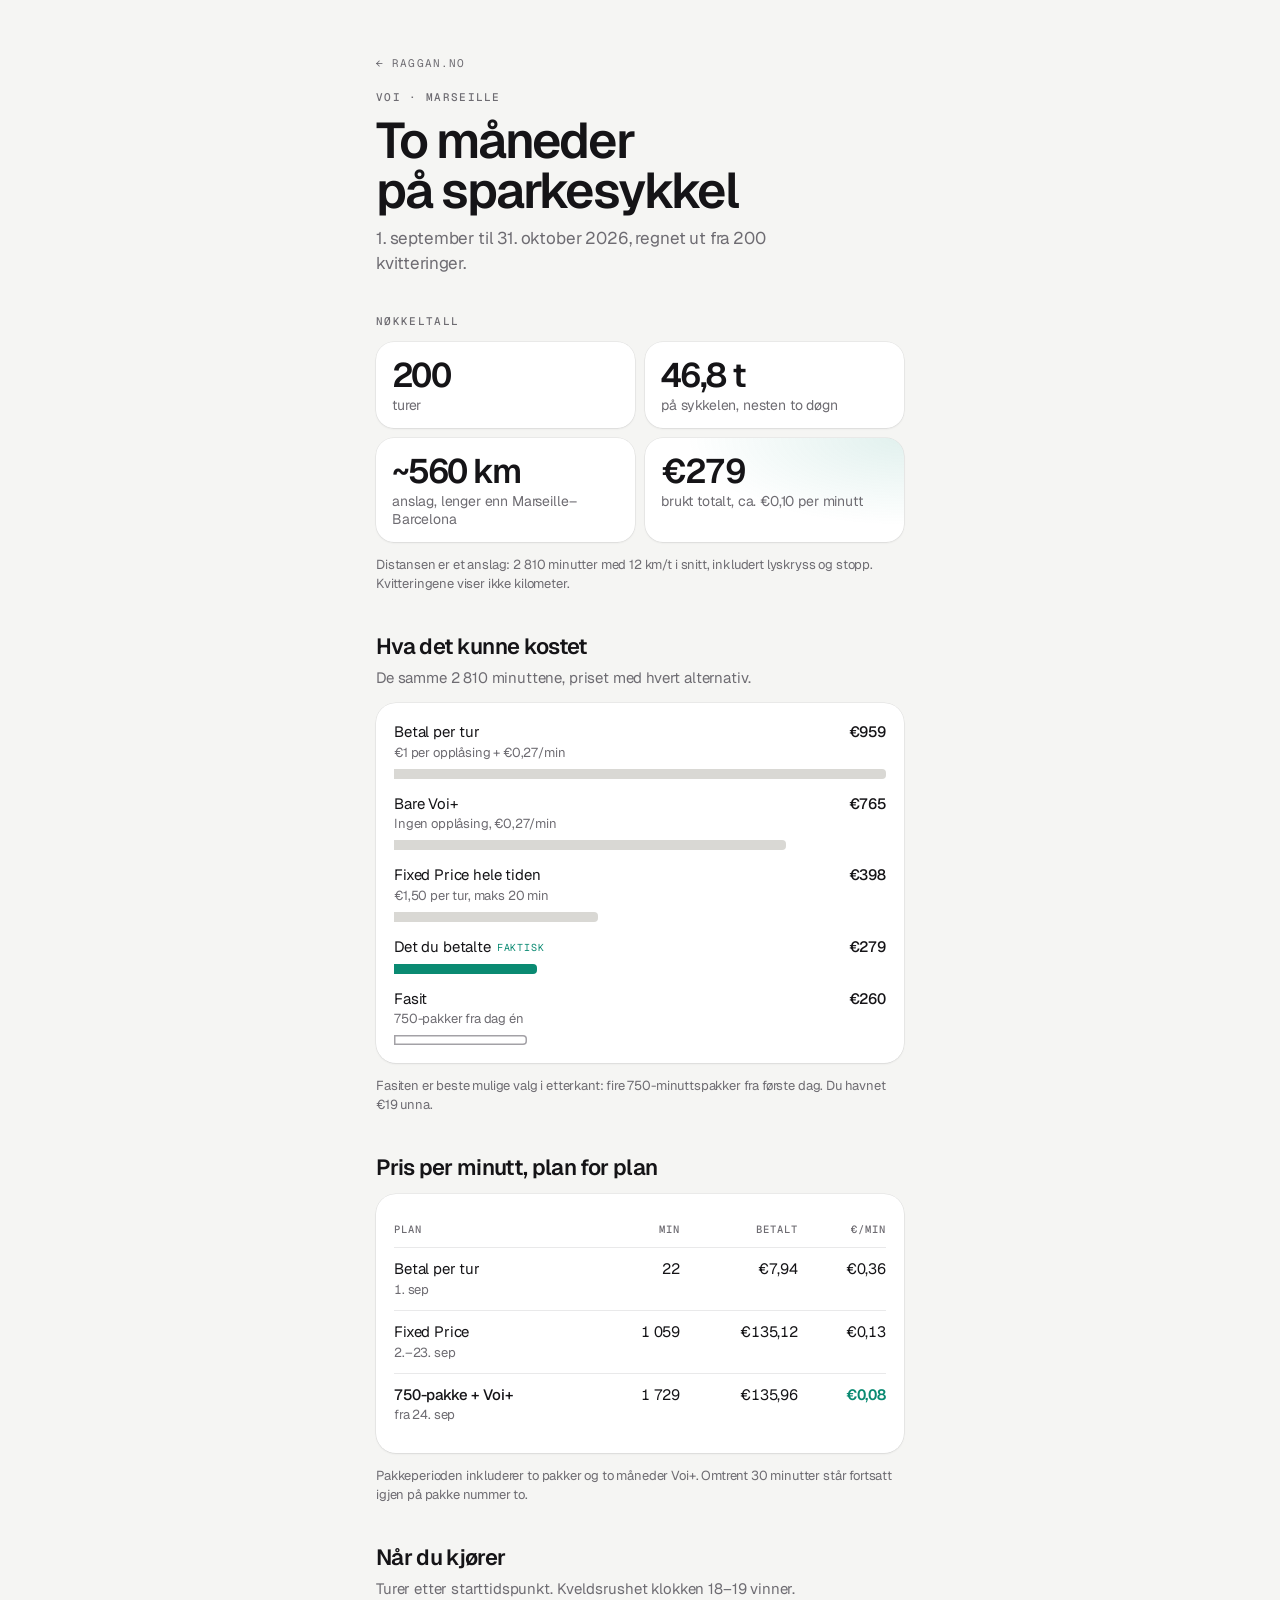
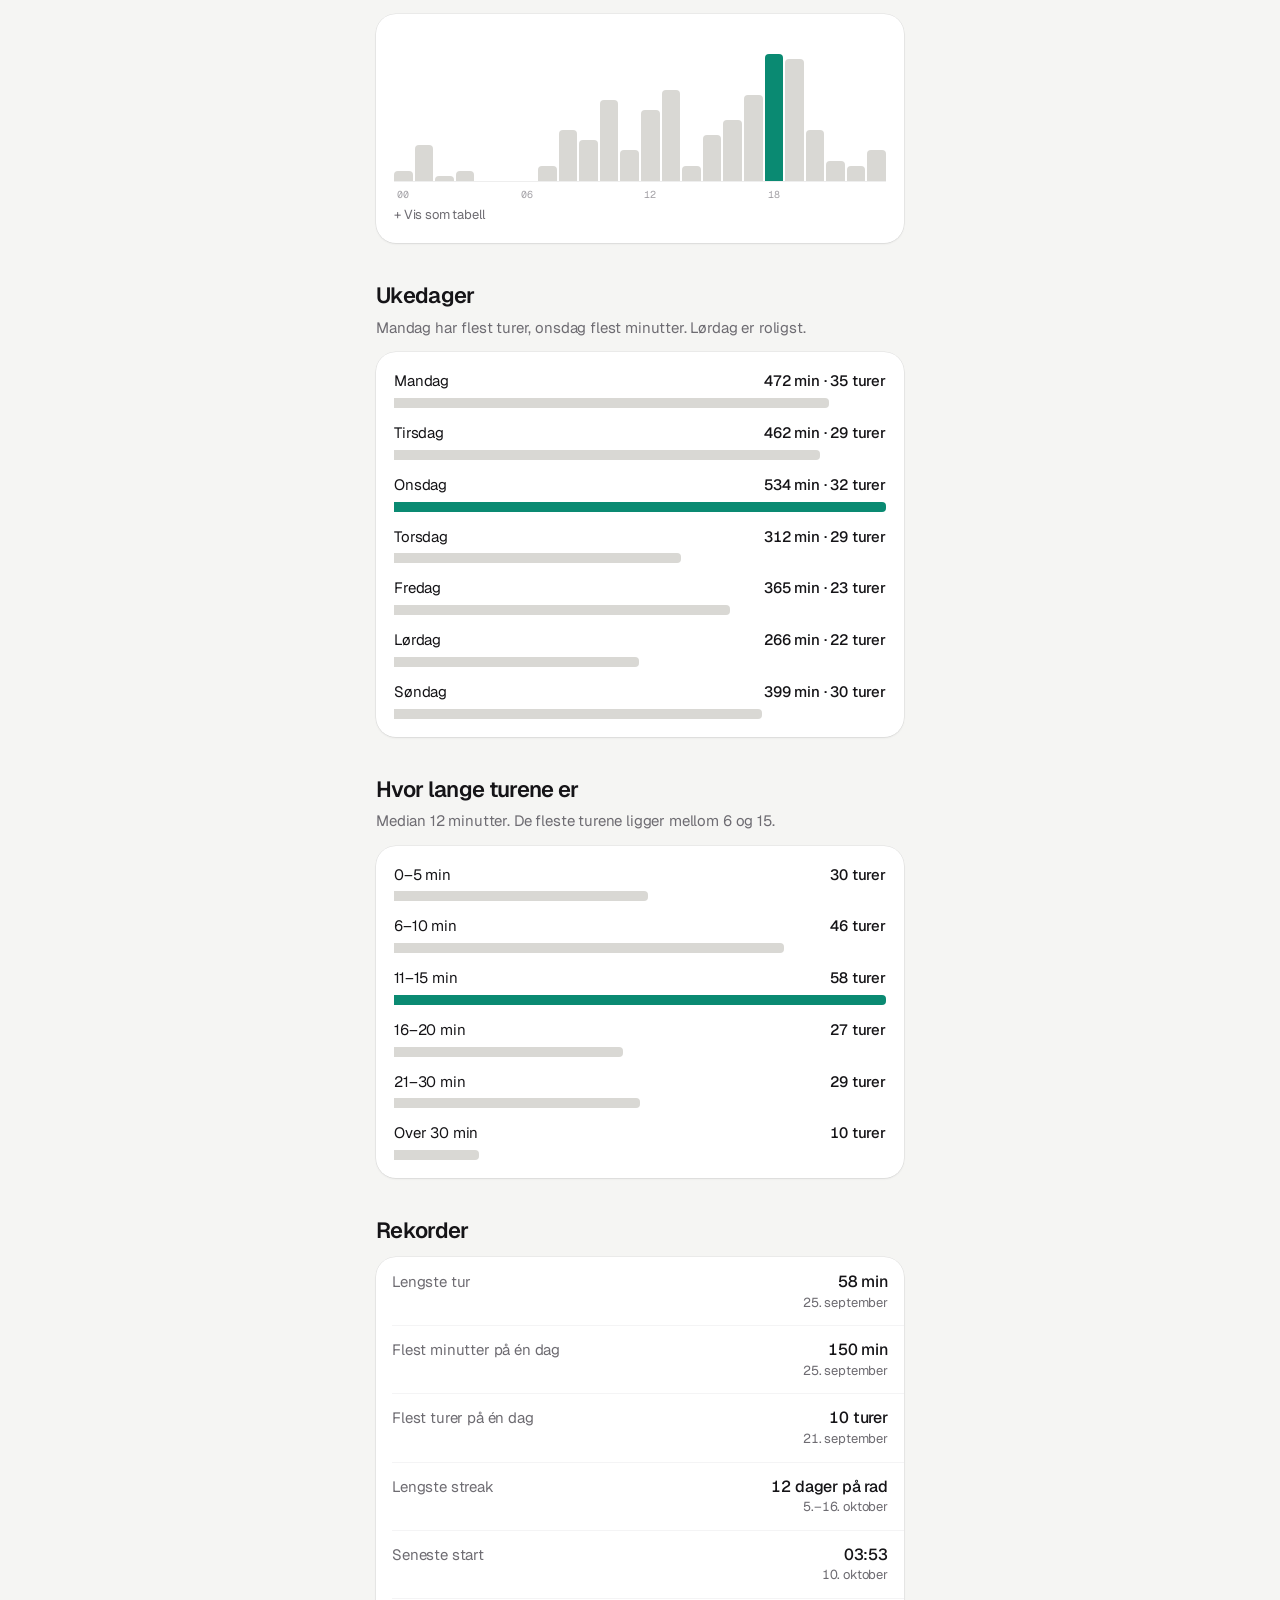
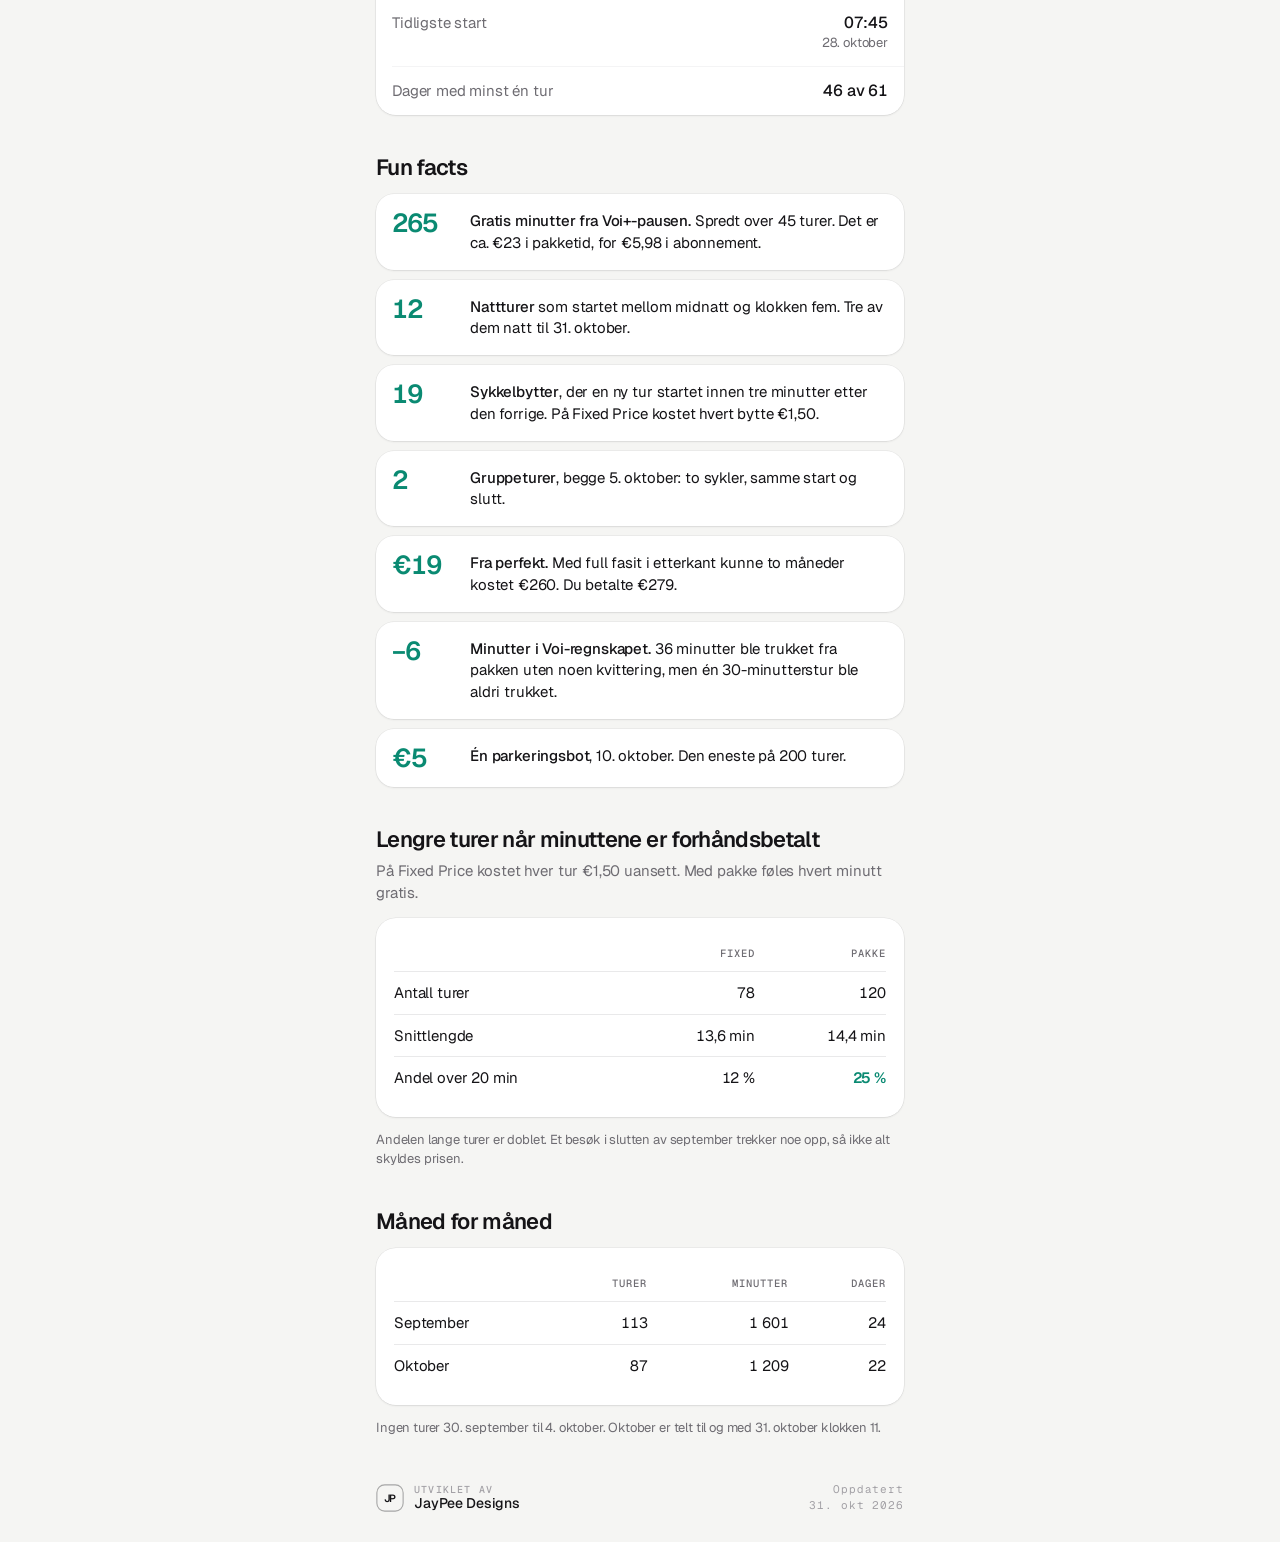
<file: voi/index.html>
<!DOCTYPE html>
<html lang="no">
<head>
<meta charset="utf-8">
<meta name="viewport" content="width=device-width, initial-scale=1, viewport-fit=cover">
<title>Voi-statistikk</title>
<meta name="description" content="Sparkesykkel i Marseille, september og oktober 2026: turer, minutter, kostnader og rekorder.">
<meta name="theme-color" content="#F5F5F3" media="(prefers-color-scheme: light)">
<meta name="theme-color" content="#0E0D10" media="(prefers-color-scheme: dark)">
<link rel="preconnect" href="https://fonts.googleapis.com">
<link rel="preconnect" href="https://fonts.gstatic.com" crossorigin>
<link href="https://fonts.googleapis.com/css2?family=Geist:wght@300;400;500;600&family=Geist+Mono:wght@500&display=swap" rel="stylesheet">
<style>
/* Samme uttrykk som raggan.no: én smal kolonne, Geist, rolige flater. Én aksentfarge for data. */
:root{
  --bg:#F5F5F3; --surface:#FFFFFF; --ink:#151417; --muted:#6E6C72; --faint:#A3A1A6;
  --line:rgba(21,20,23,.09); --shadow:rgba(21,20,23,.08); --press:#EFEEEB;
  --accent:#0A8A72; --accent-soft:rgba(10,138,114,.12); --bar:#D9D8D4; --grid:rgba(21,20,23,.07);
  --font:"Geist",-apple-system,"Helvetica Neue",Arial,sans-serif; --mono:"Geist Mono",ui-monospace,Menlo,monospace;
  --ease:cubic-bezier(0.23,1,0.32,1);
  color-scheme:light;
}
@media (prefers-color-scheme: dark){:root:not([data-theme="light"]){
  --bg:#0E0D10; --surface:#1A191D; --ink:#F3F1F4; --muted:#A19EA6; --faint:#6D6A72;
  --line:rgba(255,255,255,.09); --shadow:rgba(0,0,0,.4); --press:#232227;
  --accent:#1FA88D; --accent-soft:rgba(31,168,141,.16); --bar:#3A383E; --grid:rgba(255,255,255,.07); color-scheme:dark }}
:root[data-theme="dark"]{
  --bg:#0E0D10; --surface:#1A191D; --ink:#F3F1F4; --muted:#A19EA6; --faint:#6D6A72;
  --line:rgba(255,255,255,.09); --shadow:rgba(0,0,0,.4); --press:#232227;
  --accent:#1FA88D; --accent-soft:rgba(31,168,141,.16); --bar:#3A383E; --grid:rgba(255,255,255,.07); color-scheme:dark }
*,*::before,*::after{box-sizing:border-box}
html{-webkit-text-size-adjust:100%}
body{margin:0;min-height:100vh;min-height:100dvh;background:var(--bg);color:var(--ink);font:400 16px/1.45 var(--font);letter-spacing:-.01em;-webkit-font-smoothing:antialiased;-webkit-tap-highlight-color:transparent}
a{color:inherit}
.wrap{width:100%;max-width:560px;margin:0 auto;display:flex;flex-direction:column;gap:40px;
  padding:calc(env(safe-area-inset-top,0px) + 56px) calc(env(safe-area-inset-right,0px) + 16px) calc(env(safe-area-inset-bottom,0px) + 28px) calc(env(safe-area-inset-left,0px) + 16px)}
.eyebrow{font-family:var(--mono);font-size:11px;font-weight:500;letter-spacing:.12em;text-transform:uppercase;color:var(--muted);margin:0}
header{display:flex;flex-direction:column;gap:10px}
.back{font-family:var(--mono);font-size:11px;letter-spacing:.1em;text-transform:uppercase;color:var(--muted);text-decoration:none;margin-bottom:8px}
h1{margin:0;font-size:clamp(38px,11vw,50px);line-height:1;font-weight:600;letter-spacing:-.045em;text-wrap:balance}
.lede{margin:0;color:var(--muted);font-size:17px;line-height:1.45;max-width:36ch}
h2{margin:0;font-size:22px;font-weight:600;letter-spacing:-.03em;line-height:1.15}
section{display:flex;flex-direction:column;gap:14px}
.sub{margin:-6px 0 0;color:var(--muted);font-size:15px;line-height:1.45}
.card{background:var(--surface);border-radius:20px;box-shadow:0 0 0 .5px var(--line),0 1px 2px var(--shadow);padding:18px}
.note{margin:0;font-size:13px;color:var(--muted);line-height:1.45}

/* Nøkkeltall */
.stats{display:grid;grid-template-columns:1fr 1fr;gap:10px}
.stat{background:var(--surface);border-radius:18px;box-shadow:0 0 0 .5px var(--line),0 1px 2px var(--shadow);padding:16px 16px 14px;display:flex;flex-direction:column;gap:4px}
.stat .v{font-size:34px;font-weight:600;letter-spacing:-.045em;line-height:1;font-variant-numeric:tabular-nums}
.stat .k{font-size:14px;color:var(--muted);line-height:1.3}
.stat.hl{background:radial-gradient(120% 120% at 100% 0%,var(--accent-soft),transparent 70%),var(--surface)}

/* Horisontale stolper */
.hbars{list-style:none;margin:0;padding:0;display:flex;flex-direction:column;gap:14px}
.hbar .top{display:flex;justify-content:space-between;align-items:baseline;gap:12px;font-size:15px;margin-bottom:6px}
.hbar .lab{min-width:0}
.hbar .lab small{display:block;font-size:13px;color:var(--muted);margin-top:1px}
.hbar .val{font-variant-numeric:tabular-nums;font-weight:500;white-space:nowrap}
.track{height:10px;border-radius:0 4px 4px 0;background:transparent;position:relative}
.fill{height:100%;border-radius:0 4px 4px 0;background:var(--bar);width:0;transition:width 700ms var(--ease)}
.hbar.me .fill{background:var(--accent)}
.hbar.me .val{color:var(--ink)}
.hbar.ghost .fill{background:transparent;box-shadow:inset 0 0 0 1.5px var(--faint)}
.tag{display:inline-block;font-family:var(--mono);font-size:10px;letter-spacing:.08em;text-transform:uppercase;color:var(--accent);margin-left:6px;vertical-align:1px}

/* Søyler per time */
.cols{position:relative;height:150px;display:grid;grid-template-columns:repeat(24,1fr);gap:2px;align-items:end;border-bottom:1px solid var(--grid);padding-top:22px}
.col{position:relative;height:100%;display:flex;align-items:flex-end;cursor:default;outline:none}
.col span{display:block;width:100%;border-radius:4px 4px 0 0;background:var(--bar);min-height:0;transition:height 700ms var(--ease)}
.col.peak span{background:var(--accent)}
.col:hover span,.col:focus-visible span{background:var(--accent)}
.tip{position:absolute;bottom:calc(100% + 6px);left:50%;transform:translateX(-50%);white-space:nowrap;background:var(--ink);color:var(--bg);font-size:12px;font-weight:500;padding:5px 8px;border-radius:8px;pointer-events:none;opacity:0;transition:opacity 120ms ease;z-index:2}
.col:hover .tip,.col:focus-visible .tip,.col.show .tip{opacity:1}
.col:first-child .tip{left:0;transform:none}.col:last-child .tip,.col:nth-last-child(2) .tip,.col:nth-last-child(3) .tip{left:auto;right:0;transform:none}
.axis{display:grid;grid-template-columns:repeat(24,1fr);gap:2px;font-family:var(--mono);font-size:10px;color:var(--faint);margin-top:6px}
.axis span{text-align:center}
.peaklab{position:absolute;top:0;font-size:12px;color:var(--muted);white-space:nowrap}

/* Lister */
.list{list-style:none;margin:0;padding:0;background:var(--surface);border-radius:20px;box-shadow:0 0 0 .5px var(--line),0 1px 2px var(--shadow);overflow:hidden}
.list li{display:flex;justify-content:space-between;align-items:baseline;gap:16px;padding:13px 16px;position:relative}
.list li + li::before{content:"";position:absolute;top:0;left:16px;right:0;height:1px;background:var(--line);transform:scaleY(.5);transform-origin:top}
.list .l{color:var(--muted);font-size:15px}
.list .r{font-weight:500;text-align:right;font-variant-numeric:tabular-nums}
.list .r small{display:block;font-weight:400;color:var(--muted);font-size:13px}

.facts{list-style:none;margin:0;padding:0;display:grid;gap:10px}
.fact{background:var(--surface);border-radius:18px;box-shadow:0 0 0 .5px var(--line),0 1px 2px var(--shadow);padding:16px;display:flex;gap:14px;align-items:flex-start}
.fact .n{font-size:26px;font-weight:600;letter-spacing:-.04em;line-height:1;min-width:64px;font-variant-numeric:tabular-nums;color:var(--accent)}
.fact p{margin:0;font-size:15px;line-height:1.45}
.fact p b{font-weight:500}

table{width:100%;border-collapse:collapse;font-size:15px;font-variant-numeric:tabular-nums}
th,td{text-align:right;padding:10px 0 10px 12px;vertical-align:baseline}
th:first-child,td:first-child{padding-left:0}
td small{display:block;color:var(--muted);font-size:13px;margin-top:1px}
th:first-child,td:first-child{text-align:left}
thead th{font-family:var(--mono);font-size:10.5px;font-weight:500;letter-spacing:.1em;text-transform:uppercase;color:var(--muted);border-bottom:1px solid var(--line)}
tbody tr + tr td{border-top:1px solid var(--line)}
details{margin-top:4px}
summary{cursor:pointer;font-size:13px;color:var(--muted);list-style:none}
summary::-webkit-details-marker{display:none}
summary::before{content:"+ "}
details[open] summary::before{content:"– "}
details table{margin-top:8px;font-size:13px}
details td,details th{padding:5px 0}

.foot{display:flex;justify-content:space-between;align-items:center;gap:12px;color:var(--muted);padding-top:4px}
.credit{display:flex;align-items:center;gap:10px}
.mark{width:28px;height:28px;flex:none;color:var(--ink)}
.credit-txt{display:flex;flex-direction:column;line-height:1.15}
.credit-txt small{font-family:var(--mono);font-size:10px;font-weight:500;letter-spacing:.12em;text-transform:uppercase;color:var(--faint)}
.credit-txt span{font-size:14px;font-weight:500;color:var(--ink);letter-spacing:-.01em}
.domain{font-family:var(--mono);font-size:11px;letter-spacing:.08em;color:var(--faint);text-align:right}

@keyframes rise{from{opacity:0;transform:translateY(8px)}to{opacity:1;transform:none}}
.rise{animation:rise 420ms var(--ease) both}
.d1{animation-delay:50ms}.d2{animation-delay:100ms}.d3{animation-delay:150ms}
@media (prefers-reduced-motion: reduce){ .rise{animation:none} .fill,.col span{transition:none} }
@media (prefers-contrast: more){ .card,.stat,.list,.fact{box-shadow:0 0 0 1.5px var(--ink)} .lede,.sub,.note,.list .l,.stat .k{color:var(--ink)} }
@media (min-width:480px){ .stats{grid-template-columns:repeat(2,1fr)} }
</style>
</head>
<body ontouchstart="">
<main class="wrap">

  <header class="rise">
    <a class="back" href="../">← raggan.no</a>
    <p class="eyebrow">Voi · Marseille</p>
    <h1>To måneder på sparkesykkel</h1>
    <p class="lede">1. september til 31. oktober 2026, regnet ut fra 200 kvitteringer.</p>
  </header>

  <section class="rise d1" aria-labelledby="h-tall">
    <h2 id="h-tall" class="eyebrow">Nøkkeltall</h2>
    <div class="stats">
      <div class="stat"><span class="v">200</span><span class="k">turer</span></div>
      <div class="stat"><span class="v">46,8 t</span><span class="k">på sykkelen, nesten to døgn</span></div>
      <div class="stat"><span class="v">~560 km</span><span class="k">anslag, lenger enn Marseille–Barcelona</span></div>
      <div class="stat hl"><span class="v">€279</span><span class="k">brukt totalt, ca. €0,10 per minutt</span></div>
    </div>
    <p class="note">Distansen er et anslag: 2 810 minutter med 12 km/t i snitt, inkludert lyskryss og stopp. Kvitteringene viser ikke kilometer.</p>
  </section>

  <section class="rise d2" aria-labelledby="h-kost">
    <h2 id="h-kost">Hva det kunne kostet</h2>
    <p class="sub">De samme 2 810 minuttene, priset med hvert alternativ.</p>
    <div class="card">
      <ul class="hbars" id="cost"></ul>
    </div>
    <p class="note">Fasiten er beste mulige valg i etterkant: fire 750-minuttspakker fra første dag. Du havnet €19 unna.</p>
  </section>

  <section aria-labelledby="h-plan">
    <h2 id="h-plan">Pris per minutt, plan for plan</h2>
    <div class="card">
      <table>
        <thead><tr><th>Plan</th><th>Min</th><th>Betalt</th><th>€/min</th></tr></thead>
        <tbody>
          <tr><td>Betal per tur <small>1. sep</small></td><td>22</td><td>€7,94</td><td>€0,36</td></tr>
          <tr><td>Fixed Price <small>2.–23. sep</small></td><td>1&nbsp;059</td><td>€135,12</td><td>€0,13</td></tr>
          <tr><td><b style="font-weight:500">750-pakke + Voi+</b> <small>fra 24. sep</small></td><td>1&nbsp;729</td><td>€135,96</td><td><b style="font-weight:600;color:var(--accent)">€0,08</b></td></tr>
        </tbody>
      </table>
    </div>
    <p class="note">Pakkeperioden inkluderer to pakker og to måneder Voi+. Omtrent 30 minutter står fortsatt igjen på pakke nummer to.</p>
  </section>

  <section aria-labelledby="h-tid">
    <h2 id="h-tid">Når du kjører</h2>
    <p class="sub">Turer etter starttidspunkt. Kveldsrushet klokken 18–19 vinner.</p>
    <div class="card">
      <div class="cols" id="hours" role="img" aria-label="Antall turer per time på døgnet. Flest klokken 18 med 25 turer og klokken 19 med 24."></div>
      <div class="axis" aria-hidden="true" id="axis"></div>
      <details>
        <summary>Vis som tabell</summary>
        <table id="hours-table"><thead><tr><th>Time</th><th>Turer</th></tr></thead><tbody></tbody></table>
      </details>
    </div>
  </section>

  <section aria-labelledby="h-uke">
    <h2 id="h-uke">Ukedager</h2>
    <p class="sub">Mandag har flest turer, onsdag flest minutter. Lørdag er roligst.</p>
    <div class="card">
      <ul class="hbars" id="week"></ul>
    </div>
  </section>

  <section aria-labelledby="h-lengde">
    <h2 id="h-lengde">Hvor lange turene er</h2>
    <p class="sub">Median 12 minutter. De fleste turene ligger mellom 6 og 15.</p>
    <div class="card">
      <ul class="hbars" id="len"></ul>
    </div>
  </section>

  <section aria-labelledby="h-rek">
    <h2 id="h-rek">Rekorder</h2>
    <ul class="list">
      <li><span class="l">Lengste tur</span><span class="r">58 min<small>25. september</small></span></li>
      <li><span class="l">Flest minutter på én dag</span><span class="r">150 min<small>25. september</small></span></li>
      <li><span class="l">Flest turer på én dag</span><span class="r">10 turer<small>21. september</small></span></li>
      <li><span class="l">Lengste streak</span><span class="r">12 dager på rad<small>5.–16. oktober</small></span></li>
      <li><span class="l">Seneste start</span><span class="r">03:53<small>10. oktober</small></span></li>
      <li><span class="l">Tidligste start</span><span class="r">07:45<small>28. oktober</small></span></li>
      <li><span class="l">Dager med minst én tur</span><span class="r">46 av 61</span></li>
    </ul>
  </section>

  <section aria-labelledby="h-fun">
    <h2 id="h-fun">Fun facts</h2>
    <ul class="facts">
      <li class="fact"><span class="n">265</span><p><b>Gratis minutter fra Voi+-pausen.</b> Spredt over 45 turer. Det er ca. €23 i pakketid, for €5,98 i abonnement.</p></li>
      <li class="fact"><span class="n">12</span><p><b>Nattturer</b> som startet mellom midnatt og klokken fem. Tre av dem natt til 31. oktober.</p></li>
      <li class="fact"><span class="n">19</span><p><b>Sykkelbytter</b>, der en ny tur startet innen tre minutter etter den forrige. På Fixed Price kostet hvert bytte €1,50.</p></li>
      <li class="fact"><span class="n">2</span><p><b>Gruppeturer</b>, begge 5. oktober: to sykler, samme start og slutt.</p></li>
      <li class="fact"><span class="n">€19</span><p><b>Fra perfekt.</b> Med full fasit i etterkant kunne to måneder kostet €260. Du betalte €279.</p></li>
      <li class="fact"><span class="n">−6</span><p><b>Minutter i Voi-regnskapet.</b> 36 minutter ble trukket fra pakken uten noen kvittering, men én 30-minutterstur ble aldri trukket.</p></li>
      <li class="fact"><span class="n">€5</span><p><b>Én parkeringsbot</b>, 10. oktober. Den eneste på 200 turer.</p></li>
    </ul>
  </section>

  <section aria-labelledby="h-atf">
    <h2 id="h-atf">Lengre turer når minuttene er forhåndsbetalt</h2>
    <p class="sub">På Fixed Price kostet hver tur €1,50 uansett. Med pakke føles hvert minutt gratis.</p>
    <div class="card">
      <table>
        <thead><tr><th></th><th>Fixed</th><th>Pakke</th></tr></thead>
        <tbody>
          <tr><td>Antall turer</td><td>78</td><td>120</td></tr>
          <tr><td>Snittlengde</td><td>13,6 min</td><td>14,4 min</td></tr>
          <tr><td>Andel over 20 min</td><td>12 %</td><td><b style="font-weight:600;color:var(--accent)">25 %</b></td></tr>
        </tbody>
      </table>
    </div>
    <p class="note">Andelen lange turer er doblet. Et besøk i slutten av september trekker noe opp, så ikke alt skyldes prisen.</p>
  </section>

  <section aria-labelledby="h-mnd">
    <h2 id="h-mnd">Måned for måned</h2>
    <div class="card">
      <table>
        <thead><tr><th></th><th>Turer</th><th>Minutter</th><th>Dager</th></tr></thead>
        <tbody>
          <tr><td>September</td><td>113</td><td>1&nbsp;601</td><td>24</td></tr>
          <tr><td>Oktober</td><td>87</td><td>1&nbsp;209</td><td>22</td></tr>
        </tbody>
      </table>
    </div>
    <p class="note">Ingen turer 30. september til 4. oktober. Oktober er telt til og med 31. oktober klokken 11.</p>
  </section>

  <footer class="foot">
    <div class="credit" aria-label="Utviklet av JayPee Designs">
      <svg class="mark" viewBox="0 0 32 32" aria-hidden="true">
        <rect x="1" y="1" width="30" height="30" rx="9" fill="none" stroke="currentColor" stroke-opacity=".35" stroke-width="1.25"/>
        <text x="16" y="20.5" text-anchor="middle" font-family="Geist, -apple-system, Arial, sans-serif" font-weight="600" font-size="12" fill="currentColor" letter-spacing="-.3">JP</text>
      </svg>
      <span class="credit-txt"><small>Utviklet av</small><span>JayPee Designs</span></span>
    </div>
    <span class="domain">Oppdatert<br>31. okt 2026</span>
  </footer>
</main>

<script>
(function(){
  var nf=function(n){return String(n).replace(/\B(?=(\d{3})+(?!\d))/g," ");};
  var eur=function(n){return "€"+n.toFixed(0);};

  function hbars(el,rows,max,fmt){
    el.innerHTML=rows.map(function(r){
      return '<li class="hbar'+(r.cls?' '+r.cls:'')+'"><div class="top"><span class="lab">'+r.label+(r.tag?'<span class="tag">'+r.tag+'</span>':'')+(r.sub?'<small>'+r.sub+'</small>':'')+'</span><span class="val">'+fmt(r)+'</span></div>'+
        '<div class="track"><div class="fill" data-w="'+(100*r.v/max).toFixed(2)+'"></div></div></li>';
    }).join("");
  }

  hbars(document.getElementById("cost"),[
    {label:"Betal per tur",sub:"€1 per opplåsing + €0,27/min",v:958.70},
    {label:"Bare Voi+",sub:"Ingen opplåsing, €0,27/min",v:764.68},
    {label:"Fixed Price hele tiden",sub:"€1,50 per tur, maks 20 min",v:397.73},
    {label:"Det du betalte",tag:"faktisk",v:279.02,cls:"me"},
    {label:"Fasit",sub:"750-pakker fra dag én",v:259.96,cls:"ghost"}
  ],958.70,function(r){return eur(r.v);});

  var wd=[["Mandag",35,472],["Tirsdag",29,462],["Onsdag",32,534],["Torsdag",29,312],["Fredag",23,365],["Lørdag",22,266],["Søndag",30,399]];
  hbars(document.getElementById("week"),wd.map(function(d){return {label:d[0],v:d[2],n:d[1],cls:d[0]==="Onsdag"?"me":""};}),534,
    function(r){return nf(r.v)+" min · "+r.n+" turer";});

  var len=[["0–5 min",30],["6–10 min",46],["11–15 min",58],["16–20 min",27],["21–30 min",29],["Over 30 min",10]];
  hbars(document.getElementById("len"),len.map(function(d){return {label:d[0],v:d[1],cls:d[1]===58?"me":""};}),58,
    function(r){return r.v+" turer";});

  var hours=[2,7,1,2,0,0,0,3,10,8,16,6,14,18,3,9,12,17,25,24,10,4,3,6], hmax=25;
  var cols=document.getElementById("hours"), ax=document.getElementById("axis"), tb=document.querySelector("#hours-table tbody");
  cols.innerHTML=hours.map(function(n,h){
    var hh=(h<10?"0":"")+h;
    return '<div class="col'+(n===hmax?' peak':'')+'" tabindex="0" aria-label="Klokken '+hh+': '+n+' turer"><span data-h="'+(100*n/hmax).toFixed(1)+'"></span><div class="tip">'+hh+':00 · '+n+' turer</div></div>';
  }).join("");
  ax.innerHTML=hours.map(function(_,h){return '<span>'+(h%6===0?(h<10?"0":"")+h:"")+'</span>';}).join("");
  tb.innerHTML=hours.map(function(n,h){return '<tr><td>'+(h<10?"0":"")+h+':00</td><td>'+n+'</td></tr>';}).join("");
  cols.addEventListener("click",function(e){
    var c=e.target.closest(".col"); if(!c) return;
    cols.querySelectorAll(".col.show").forEach(function(x){if(x!==c)x.classList.remove("show");});
    c.classList.toggle("show");
  });

  var reduce=window.matchMedia&&window.matchMedia("(prefers-reduced-motion: reduce)").matches;
  function grow(){
    document.querySelectorAll(".fill").forEach(function(f){f.style.width=f.dataset.w+"%";});
    document.querySelectorAll(".col span").forEach(function(s){s.style.height=s.dataset.h+"%";});
  }
  if(reduce) grow(); else requestAnimationFrame(function(){requestAnimationFrame(grow);});
})();
</script>
</body>
</html>
</file>
<file: uv/tokens.css>
/* UV app tokens (raggan.no/uv/). Style: tasteskill "achromatic ledger" (seed 1059357077), type kept (Geist).
   Face: the raggan.no stone ground (#f5f5f3) and the current UV band's colour on the main data element.
   The chrome is ink; colour appears only on UV data. */
:root{
  --ground:#f5f5f3; --surface:#ffffff; --raised:#eeeeee; --active:#e9e9e9;
  --border:#e6e6e6; --rule:#f0f0f0; --control:#d4d4d4;
  --text:#0a0a0a; --muted:#5f5e62; --faint:#6b6b6b;
  --primary:#141414; --on-primary:#ffffff;
  --positive:#2e7d32; --negative:#c4242a; --warning:#92400e;
  --pill-neutral-bg:#eeeeee; --pill-neutral-ink:#3d3d3d;
  --pill-warning-bg:#fffbeb; --pill-warning-ink:#92400e;
  --grid:#e5e5e5; --axis-ink:#5f5e62; --chart-1:#141414; --chart-2:#8a8a8a; --chart-muted:#b5b5b5; --chart-span:.06;

  /* UV bands (WHO scale), as data marks: ≥3:1 on white. Text stays ink. */
  --uv-low:#289500; --uv-moderate:#a67c00; --uv-high:#d24e00; --uv-veryhigh:#d8001d; --uv-extreme:#8e2a8b;
  --uv:var(--uv-low);  /* the current band, set via <html data-band> */
  --chart-3:var(--uv);

  --font:Geist,-apple-system,"Helvetica Neue",Arial,sans-serif;
  --fs-small:.75rem; --fs-note:.8125rem; --fs-body:.875rem; --fs-section:1rem; --fs-title:1.5rem; --fs-kpi:1.875rem; --fs-reading:4rem;

  --radius-card:8px; --radius-control:6px; --radius-sheet:12px;
  --gap:12px; --pad:24px; --card-pad:20px; --control-height:36px; --row-height:44px; --nav-row:34px;
  --sidebar-width:240px; --bottombar:60px;
  --t-hover:120ms; --t-press:100ms; --t-sheet:280ms; --ease:cubic-bezier(.23,1,.32,1);
  /* springs (Apple: damping ratio + response in seconds); JS reads these */
  --spring-ui:1 .35; --spring-flick:.8 .3; --spring-value:1 .4;
  --sb:env(safe-area-inset-bottom,0px); --st:env(safe-area-inset-top,0px);
  --chevron:url("data:image/svg+xml,%3Csvg xmlns='http://www.w3.org/2000/svg' viewBox='0 0 24 24' fill='none' stroke='black' stroke-width='2'%3E%3Cpath d='m9 6 6 6-6 6'/%3E%3C/svg%3E");
  color-scheme:light;
}
:root[data-band="moderate"]{--uv:var(--uv-moderate)}
:root[data-band="high"]{--uv:var(--uv-high)}
:root[data-band="veryhigh"]{--uv:var(--uv-veryhigh)}
:root[data-band="extreme"]{--uv:var(--uv-extreme)}
@media (prefers-color-scheme: dark){:root:not([data-theme="light"]){
  --ground:#0f0e10; --surface:#1b1a1d; --raised:#262428; --active:#2c2a2f;
  --border:#2c2a2f; --rule:#232226; --control:#4a484e;
  --text:#f3f2f4; --muted:#b4b4b4; --faint:#949494; --primary:#f3f2f4; --on-primary:#0f0e10;
  --positive:#3fc07a; --negative:#e5566f; --grid:#2b2b2b; --axis-ink:#b4b4b4; --chart-1:#f3f2f4; --chart-2:#8a8a8a; --chart-muted:#5a585e; --chart-span:.12;
  --pill-neutral-bg:#262428; --pill-neutral-ink:#d6d3d9; --pill-warning-bg:#2a2214; --pill-warning-ink:#f2c230;
  --uv-low:#4cc23a; --uv-moderate:#f2c230; --uv-high:#ff7a3d; --uv-veryhigh:#ff5468; --uv-extreme:#d46bd0;
  color-scheme:dark }}
:root[data-theme="dark"]{
  --ground:#0f0e10; --surface:#1b1a1d; --raised:#262428; --active:#2c2a2f;
  --border:#2c2a2f; --rule:#232226; --control:#4a484e;
  --text:#f3f2f4; --muted:#b4b4b4; --faint:#949494; --primary:#f3f2f4; --on-primary:#0f0e10;
  --positive:#3fc07a; --negative:#e5566f; --grid:#2b2b2b; --axis-ink:#b4b4b4; --chart-1:#f3f2f4; --chart-2:#8a8a8a; --chart-muted:#5a585e; --chart-span:.12;
  --pill-neutral-bg:#262428; --pill-neutral-ink:#d6d3d9; --pill-warning-bg:#2a2214; --pill-warning-ink:#f2c230;
  --uv-low:#4cc23a; --uv-moderate:#f2c230; --uv-high:#ff7a3d; --uv-veryhigh:#ff5468; --uv-extreme:#d46bd0;
  color-scheme:dark }
@media (prefers-reduced-motion: reduce){:root{--t-hover:0ms;--t-press:0ms;--t-sheet:0ms}}

/* more contrast when asked for: firmer lines, darker secondary text */
@media (prefers-contrast: more){:root{--border:#8a8a8a;--rule:#bdbdbd;--control:#6b6b6b;--muted:#3d3d3d;--faint:#4a4a4a}}
</file>
<file: uv/app.css>
/* UV app, v2 (tasteskill achromatic ledger). Tokens only. Grid: 12 columns, 12px gap. */
*,*::before,*::after{box-sizing:border-box}
html{-webkit-text-size-adjust:100%}
html{font:-apple-system-body;font-family:var(--font)}
body{margin:0;background:var(--ground);color:var(--text);font:400 var(--fs-body)/1.43 var(--font);-webkit-font-smoothing:antialiased;-webkit-tap-highlight-color:transparent}
h1,h2,h3,p{margin:0}
button{font:inherit;color:inherit;background:none;border:0;padding:0;cursor:pointer}
a{color:inherit;text-decoration:none}
.num{font-variant-numeric:tabular-nums}
:focus-visible{outline:2px solid var(--text);outline-offset:2px;border-radius:var(--radius-control)}
.muted{color:var(--muted)}
.nw{white-space:nowrap}
svg.i{width:16px;height:16px;flex:none;fill:none;stroke:currentColor;stroke-width:1.5;stroke-linecap:round;stroke-linejoin:round}

/* ---------- shell ---------- */
.app{display:grid;grid-template-columns:var(--sidebar-width) minmax(0,1fr);min-height:100svh}
.sidebar{position:sticky;top:0;height:100svh;display:flex;flex-direction:column;gap:2px;padding:20px 12px}
.brand{display:flex;align-items:center;gap:10px;padding:0 8px 18px;font-weight:600;font-size:var(--fs-section)}
.mark{width:28px;height:28px;flex:none}
.nav-item{display:flex;align-items:center;gap:10px;height:32px;padding:0 10px;border-radius:8px;color:var(--muted);transition:background-color var(--t-hover),color var(--t-hover)}
.nav-item:hover{background:var(--raised);color:var(--text)}
.nav-item[aria-current="page"]{background:var(--active);color:var(--text)}
.sidebar .bottom{margin-top:auto;color:var(--faint);font-size:var(--fs-small);padding:0 10px}
.canvas{min-width:0;padding:32px var(--pad) 48px;max-width:1180px}
.title-row{display:flex;align-items:flex-end;justify-content:space-between;gap:16px;margin-bottom:20px}
.title-row h1{font-size:var(--fs-title);line-height:1.25;font-weight:600;letter-spacing:-.015em}
.title-row .sub{margin-top:4px;color:var(--text)}
.place-btn{display:inline-flex;align-items:center;gap:6px}
.place-btn .chev{width:14px;height:14px;color:var(--muted)}
.stamp{color:var(--faint);font-size:var(--fs-small)}

/* ---------- panels and grid ---------- */
.grid{display:grid;grid-template-columns:repeat(12,minmax(0,1fr));gap:var(--gap);align-items:start}
.panel{background:var(--surface);border:1px solid var(--border);border-radius:var(--radius-card);padding:var(--card-pad);min-width:0}
.panel>header{display:flex;align-items:baseline;justify-content:space-between;gap:12px;margin-bottom:14px}
.panel h2{font-size:var(--fs-section);line-height:1.375;font-weight:600;letter-spacing:-.005em}
.panel .meta{color:var(--faint);font-size:var(--fs-small)}
.s5{grid-column:span 5}.s7{grid-column:span 7}.s4{grid-column:span 4}.s8{grid-column:span 8}.s12{grid-column:1/-1}.s6{grid-column:span 6}
.stretch{align-self:stretch;display:flex;flex-direction:column}
.card-link{display:inline-flex;align-items:center;gap:2px;font-weight:500;text-underline-offset:3px}
.card-link::after{content:"";width:12px;height:12px;background:currentColor;-webkit-mask:var(--chevron) center/12px no-repeat;mask:var(--chevron) center/12px no-repeat}
.card-link:hover{text-decoration:underline}

/* ---------- reading (the gauge) ---------- */
.reading{display:flex;flex-direction:column;align-items:center;gap:12px}
.gauge{position:relative;width:min(100%,300px);aspect-ratio:300/250}
.gauge svg{width:100%;height:100%;overflow:visible;display:block}
.gauge .track{fill:none;stroke:var(--raised);stroke-width:12;stroke-linecap:round}
.gauge .fill{fill:none;stroke:var(--uv);stroke-width:12;stroke-linecap:round}
.gauge .tick{stroke:var(--surface);stroke-width:2}
.gauge .tl{font:400 12px var(--font);fill:var(--axis-ink);font-variant-numeric:tabular-nums}
.gauge .center{position:absolute;inset:0 0 12% 0;display:flex;flex-direction:column;align-items:center;justify-content:center}
.gauge .val{font-size:var(--fs-reading);line-height:1;font-weight:500;letter-spacing:-.035em;font-variant-numeric:tabular-nums}
.gauge .word{margin-top:6px;font-size:var(--fs-section);font-weight:500;display:inline-flex;align-items:center;gap:6px}
.gauge .word::before{content:"";width:8px;height:8px;border-radius:50%;background:var(--uv)}
.reading .burn{text-align:center}
.reading .burn b{display:block;font-size:var(--fs-kpi);line-height:1.2;font-weight:500;letter-spacing:-.01em}

/* ---------- day chart ---------- */
.daychart{position:relative;width:100%;touch-action:pan-y;user-select:none}
.daychart svg{display:block;width:100%;overflow:visible}
.daychart .grid-l{stroke:var(--grid);stroke-width:1}
.daychart .base{stroke:var(--axis-ink);stroke-width:1}
.daychart .yt,.daychart .xt{font:400 12px var(--font);fill:var(--axis-ink);font-variant-numeric:tabular-nums}
.daychart .span{fill:var(--text);fill-opacity:var(--chart-span)}
.daychart .span-l,.daychart .ref-l{font:400 12px var(--font);fill:var(--muted)}
.daychart .ref{stroke:var(--axis-ink);stroke-width:1;stroke-dasharray:3 3}
.daychart .past{fill:none;stroke:var(--uv);stroke-width:2;stroke-linejoin:round}
.daychart .future{fill:none;stroke:var(--chart-2);stroke-width:2;stroke-dasharray:4 3;stroke-linejoin:round}
.daychart .now{stroke:var(--text);stroke-width:1}
.daychart .handle{fill:var(--surface);stroke:var(--uv);stroke-width:3;cursor:grab}
.daychart .hit{fill:transparent;cursor:ew-resize}
.daychart .tip{position:absolute;top:0;transform:translate(-50%,-4px);padding:4px 8px;background:var(--surface);border:1px solid var(--border);border-radius:var(--radius-control);font-size:var(--fs-small);white-space:nowrap;pointer-events:none;opacity:0;transition:opacity var(--t-hover)}
.daychart.scrub .tip{opacity:1}

/* ---------- divided strip ---------- */
.kpis{display:grid;grid-auto-flow:column;grid-auto-columns:minmax(0,1fr);background:var(--surface);border:1px solid var(--border);border-radius:var(--radius-card)}
.kpi{padding:16px var(--card-pad);display:flex;flex-direction:column;gap:6px;min-width:0}
.kpi+.kpi{border-left:1px solid var(--border)}
.kpi-label{color:var(--muted)}
.kpi-value{font-size:var(--fs-title);line-height:1.25;font-weight:500;letter-spacing:-.01em;font-variant-numeric:tabular-nums}
.kpi-value small{font-size:var(--fs-body);letter-spacing:0;color:var(--muted);font-weight:400;margin-left:3px}
.kpi .note{font-size:var(--fs-note);line-height:1.38;color:var(--muted)}
.kpi .card-link{margin-top:auto}

/* progress: both ends labelled, the fill the true ratio */
.prog{height:8px;border-radius:4px;background:var(--raised);position:relative;overflow:hidden}
.prog i{position:absolute;inset:0 auto 0 0;background:var(--text);border-radius:4px}
.prog-l{display:flex;justify-content:space-between;font-size:var(--fs-small);color:var(--muted)}

/* ---------- rows ---------- */
.rows{display:grid}
.row{display:flex;align-items:center;gap:12px;min-height:var(--row-height);padding:10px 0}
.row+.row{border-top:1px solid var(--rule)}
.row .grow{flex:1;min-width:0;display:flex;flex-direction:column}
.row .grow small{color:var(--muted);font-size:var(--fs-note)}
.row .val{font-variant-numeric:tabular-nums;text-align:right;min-width:3ch}
.dot{width:8px;height:8px;border-radius:50%;background:var(--c,var(--chart-muted));flex:none}

/* ---------- controls ---------- */
.btn{display:inline-flex;align-items:center;justify-content:center;gap:8px;height:var(--control-height);padding:0 14px;border-radius:var(--radius-control);font-weight:500;white-space:nowrap;transition:transform var(--t-press),background-color var(--t-hover)}
.btn:active{transform:scale(.97)}
.btn.primary{background:var(--primary);color:var(--on-primary)}
.btn.secondary{background:var(--raised);color:var(--text)}
.btn.text{padding:0;height:auto;color:var(--text);text-decoration:underline;text-underline-offset:3px}
.btn:disabled{background:var(--raised);color:var(--faint);cursor:not-allowed}
.value-btn{display:inline-flex;align-items:center;gap:6px;height:32px;padding:0 10px;border:1px solid var(--control);border-radius:var(--radius-control);background:var(--surface);font-variant-numeric:tabular-nums}
.switch{width:32px;height:20px;border-radius:10px;background:var(--control);position:relative;flex:none;transition:background-color var(--t-hover)}
.switch::after{content:"";position:absolute;top:2px;left:2px;width:16px;height:16px;border-radius:50%;background:#fff;transition:transform var(--t-hover) var(--ease)}
.switch[aria-checked="true"]{background:var(--primary)}
.switch[aria-checked="true"]::after{transform:translateX(12px);background:var(--on-primary)}
.seg{display:inline-flex;padding:2px;border-radius:8px;background:var(--raised);gap:2px}
.seg button{height:28px;padding:0 12px;border-radius:6px;color:var(--muted);font-weight:500}
.seg button[aria-checked="true"]{background:var(--surface);color:var(--text);border:1px solid var(--border)}
input[type=range]{width:100%;accent-color:var(--primary)}

/* skin type choice */
.skins{display:grid;grid-template-columns:repeat(6,minmax(0,1fr));gap:8px}
.skin{display:flex;flex-direction:column;align-items:center;gap:6px;padding:12px 6px;border:1px solid var(--border);border-radius:var(--radius-card);background:var(--surface)}
.skin .sw{width:28px;height:28px;border-radius:50%;background:var(--c);box-shadow:inset 0 0 0 1px rgba(0,0,0,.12)} /* taste-skill-ignore: a 1px edge on a swatch, not a shadow */
.skin b{font-size:var(--fs-section);font-weight:600}
.skin small{font-size:var(--fs-small);color:var(--muted);text-align:center}
.skin[aria-checked="true"]{border:1.5px solid var(--text)}

/* ---------- phone ---------- */
.bottombar,.topbar{display:none}
@media (max-width:899px){
  .app{grid-template-columns:1fr}
  .sidebar{display:none}
  .topbar{display:flex;align-items:center;gap:10px;height:48px;padding:0 16px;padding-top:var(--st);font-weight:600}
  .canvas{padding:8px 16px calc(var(--bottombar) + var(--sb) + 24px)}
  .bottombar{display:grid;grid-template-columns:repeat(4,1fr);position:fixed;left:0;right:0;bottom:0;z-index:20;height:calc(var(--bottombar) + var(--sb));padding-bottom:var(--sb);background:var(--surface);border-top:1px solid var(--border)}
  .bottombar a{display:flex;flex-direction:column;align-items:center;justify-content:center;gap:3px;font-size:var(--fs-small);color:var(--muted)}
  .bottombar a svg.i{width:20px;height:20px}
  .bottombar a[aria-current="page"]{color:var(--text);font-weight:500}
  .s5,.s7,.s4,.s8,.s6{grid-column:1/-1}
  .title-row{flex-direction:column;align-items:stretch;gap:12px}
  .title-row .btn{height:44px}
  .kpis{grid-auto-flow:row;grid-template-columns:1fr 1fr}
  .kpi+.kpi{border-left:0}
  .kpi:nth-child(even){border-left:1px solid var(--border)}
  .kpi:nth-child(n+3){border-top:1px solid var(--border)}
  .panel .meta{font-size:var(--fs-note)}
  .skins{grid-template-columns:repeat(3,minmax(0,1fr))}
}

/* ---------- app additions ---------- */
[hidden]{display:none!important}
.view{display:none}.view.on{display:block}
.view-title{font-size:var(--fs-title);line-height:1.25;font-weight:600;letter-spacing:-.01em}
.stack{display:flex;flex-direction:column;gap:var(--gap)}
.hstack{display:flex;align-items:center;gap:8px;flex-wrap:wrap}
.lead{font-size:var(--fs-kpi);line-height:1.2;font-weight:500;letter-spacing:-.01em;font-variant-numeric:tabular-nums}
.lead small{font-size:var(--fs-body);color:var(--muted);font-weight:400;margin-left:4px}
.note{font-size:var(--fs-note);line-height:1.38;color:var(--muted)}
.skel{display:inline-block;background:var(--raised);border-radius:4px;color:transparent!important}
.skel *{visibility:hidden}

/* plan bar: track = burn limit, fill = dose so far, a tick at the vitamin D goal */
.plan{position:relative;height:10px;border-radius:5px;background:var(--raised);margin:14px 0 6px}
.plan .done{position:absolute;inset:0 auto 0 0;border-radius:5px;background:var(--text);transition:width var(--t-sheet) var(--ease)}
.plan .done.over{background:var(--negative)}
.plan .goal{position:absolute;top:-4px;bottom:-4px;width:1px;background:var(--text)}
.plan-l{display:flex;justify-content:space-between;font-size:var(--fs-small);color:var(--muted)}

/* banner inside the canvas (reminders while tracking) */
.banner{display:flex;align-items:center;gap:12px;padding:12px 16px;border:1px solid var(--pill-warning-ink);border-radius:var(--radius-card);background:var(--pill-warning-bg);color:var(--pill-warning-ink);margin-bottom:var(--gap)}
.banner p{flex:1}
.banner .btn{height:32px}

/* settings rows */
.set-row{display:flex;align-items:center;gap:16px;min-height:56px;padding:12px 0}
.set-row+.set-row{border-top:1px solid var(--rule)}
.set-row .grow{flex:1;min-width:0;display:flex;flex-direction:column;gap:2px}
.set-row .grow b{font-weight:500}
.set-row .grow span{font-size:var(--fs-note);color:var(--muted)}
.danger-text{color:var(--negative);font-weight:500}

/* sheet (the only thing that floats) */
.scrim{position:fixed;inset:0;z-index:40;background:rgba(0,0,0,.32);opacity:0}
.sheet{position:fixed;z-index:41;left:50%;bottom:0;width:min(560px,100%);max-height:92svh;display:flex;flex-direction:column;background:var(--surface);border-radius:var(--radius-sheet) var(--radius-sheet) 0 0;box-shadow:0 8px 24px rgba(0,0,0,.12);transform:translate(-50%,100%);outline:none;padding-bottom:var(--sb);will-change:transform} /* taste-skill-ignore: the sheet is a dialog, it floats */
.sheet .grab{width:36px;height:5px;border-radius:3px;background:var(--control);margin:8px auto 0;flex:none}
.sheet .drag{touch-action:none;cursor:grab;flex:none}
.sheet header{display:flex;align-items:center;justify-content:space-between;gap:12px;padding:10px 20px 6px}
.sheet header h2{font-size:var(--fs-section);font-weight:600}
.sheet .body{overflow:auto;overscroll-behavior:contain;padding:8px 20px 24px;display:flex;flex-direction:column;gap:16px}
@media (min-width:900px){.sheet{bottom:auto;top:50%;border-radius:var(--radius-sheet);transform:translate(-50%,-50%) scale(.96);opacity:0}.sheet .grab{display:none}.sheet .drag{cursor:default}}

.field{display:flex;align-items:center;gap:8px;height:40px;padding:0 12px;border:1px solid var(--control);border-radius:var(--radius-control);background:var(--surface)}
.field input{flex:1;min-width:0;border:0;outline:0;background:none;font:inherit;color:inherit;height:100%}
.field:focus-within{outline:2px solid var(--text);outline-offset:1px}
.place-row{display:flex;align-items:center;gap:12px;width:100%;min-height:52px;padding:8px 0;text-align:left}
.place-row+.place-row{border-top:1px solid var(--rule)}
.place-row .grow{flex:1;min-width:0;display:flex;flex-direction:column}
.place-row .grow small{color:var(--muted);font-size:var(--fs-note);overflow:hidden;text-overflow:ellipsis;white-space:nowrap}

.chips{display:flex;gap:8px;flex-wrap:wrap}
.chip{height:36px;padding:0 14px;border:1px solid var(--control);border-radius:var(--radius-control);background:var(--surface);font-variant-numeric:tabular-nums}
.chip[aria-checked="true"]{background:var(--primary);color:var(--on-primary);border-color:var(--primary)}

.big-value{font-size:var(--fs-kpi);line-height:1.2;font-weight:500;text-align:center;font-variant-numeric:tabular-nums}
.toast{position:fixed;left:50%;bottom:calc(var(--sb) + 24px);transform:translate(-50%,12px);z-index:50;padding:10px 16px;border-radius:var(--radius-control);background:var(--primary);color:var(--on-primary);opacity:0;pointer-events:none;transition:opacity var(--t-hover),transform var(--t-sheet) var(--ease)}
.toast.on{opacity:1;transform:translate(-50%,0)}
@media (max-width:899px){.toast{bottom:calc(var(--bottombar) + var(--sb) + 16px)}}
.err{display:flex;flex-direction:column;gap:8px;align-items:flex-start}
.daychart.forecast:not(.scrub) .handle,.daychart.forecast:not(.scrub) .now{display:none}
.daychart.forecast .past{display:none}
.daychart.forecast .future{stroke:var(--uv);stroke-dasharray:4 3}
.plan-l .goal-l{position:absolute;transform:translateX(-50%)}
@media (max-width:899px){.row-ctl{flex-direction:column;align-items:stretch}.row-ctl .seg{align-self:stretch}.row-ctl .seg button{flex:1}}
.plan-top{position:relative;height:1.4em;margin-top:14px;font-size:var(--fs-small);color:var(--muted)}
.plan-top span{position:absolute;transform:translateX(-50%);white-space:nowrap}
.plan-top+.plan{margin-top:4px}
@media (max-width:899px){.app{grid-template-rows:auto 1fr;align-content:start}}

/* instant feedback on press (Apple: respond on pointer-down) */
.nav-item:active,.bottombar a:active,.place-row:active,.row button:active{background:var(--raised)}
.bottombar a:active svg,.place-row:active{transition:none}
.place-row{border-radius:var(--radius-control);transition:background-color var(--t-hover)}
.chip:active,.value-btn:active,.seg button:active,.skin:active,.card-link:active{transform:scale(.97);transition:transform var(--t-press) ease-out}
.toast{display:flex;align-items:center;gap:16px}
.toast button{color:inherit;font-weight:600;text-decoration:underline;text-underline-offset:3px}
.toast.has-action{pointer-events:auto}
@media (prefers-reduced-motion: reduce){.btn:active,.chip:active,.value-btn:active,.seg button:active,.skin:active,.card-link:active{transform:none;opacity:.7}}

/* long place names wrap instead of pushing the page sideways */
h1,.place-btn{overflow-wrap:anywhere;min-width:0}
.title-row>div{min-width:0}
.place-btn{text-align:left;max-width:100%}
.place-row .grow span,.row .grow{overflow-wrap:anywhere}

/* conditions: clouds and surface, one row that scrolls sideways on narrow phones */
.filters{display:flex;gap:8px;margin:-4px 0 var(--gap);overflow-x:auto;scrollbar-width:none;-webkit-overflow-scrolling:touch}
.filters::-webkit-scrollbar{display:none}
.filters .seg{flex:none}
.reading .cond{margin-top:-4px;font-size:var(--fs-note);color:var(--muted)}
@media (max-width:899px){.filters{flex-direction:column;overflow:visible}.filters .seg{display:flex}.filters .seg button{flex:1}}
.alt-btn{flex:none;height:auto;min-height:32px}
.alt-btn svg.i{width:14px;height:14px}
@media (max-width:899px){.filters .alt-btn{justify-content:center;min-height:36px}}
</file>
